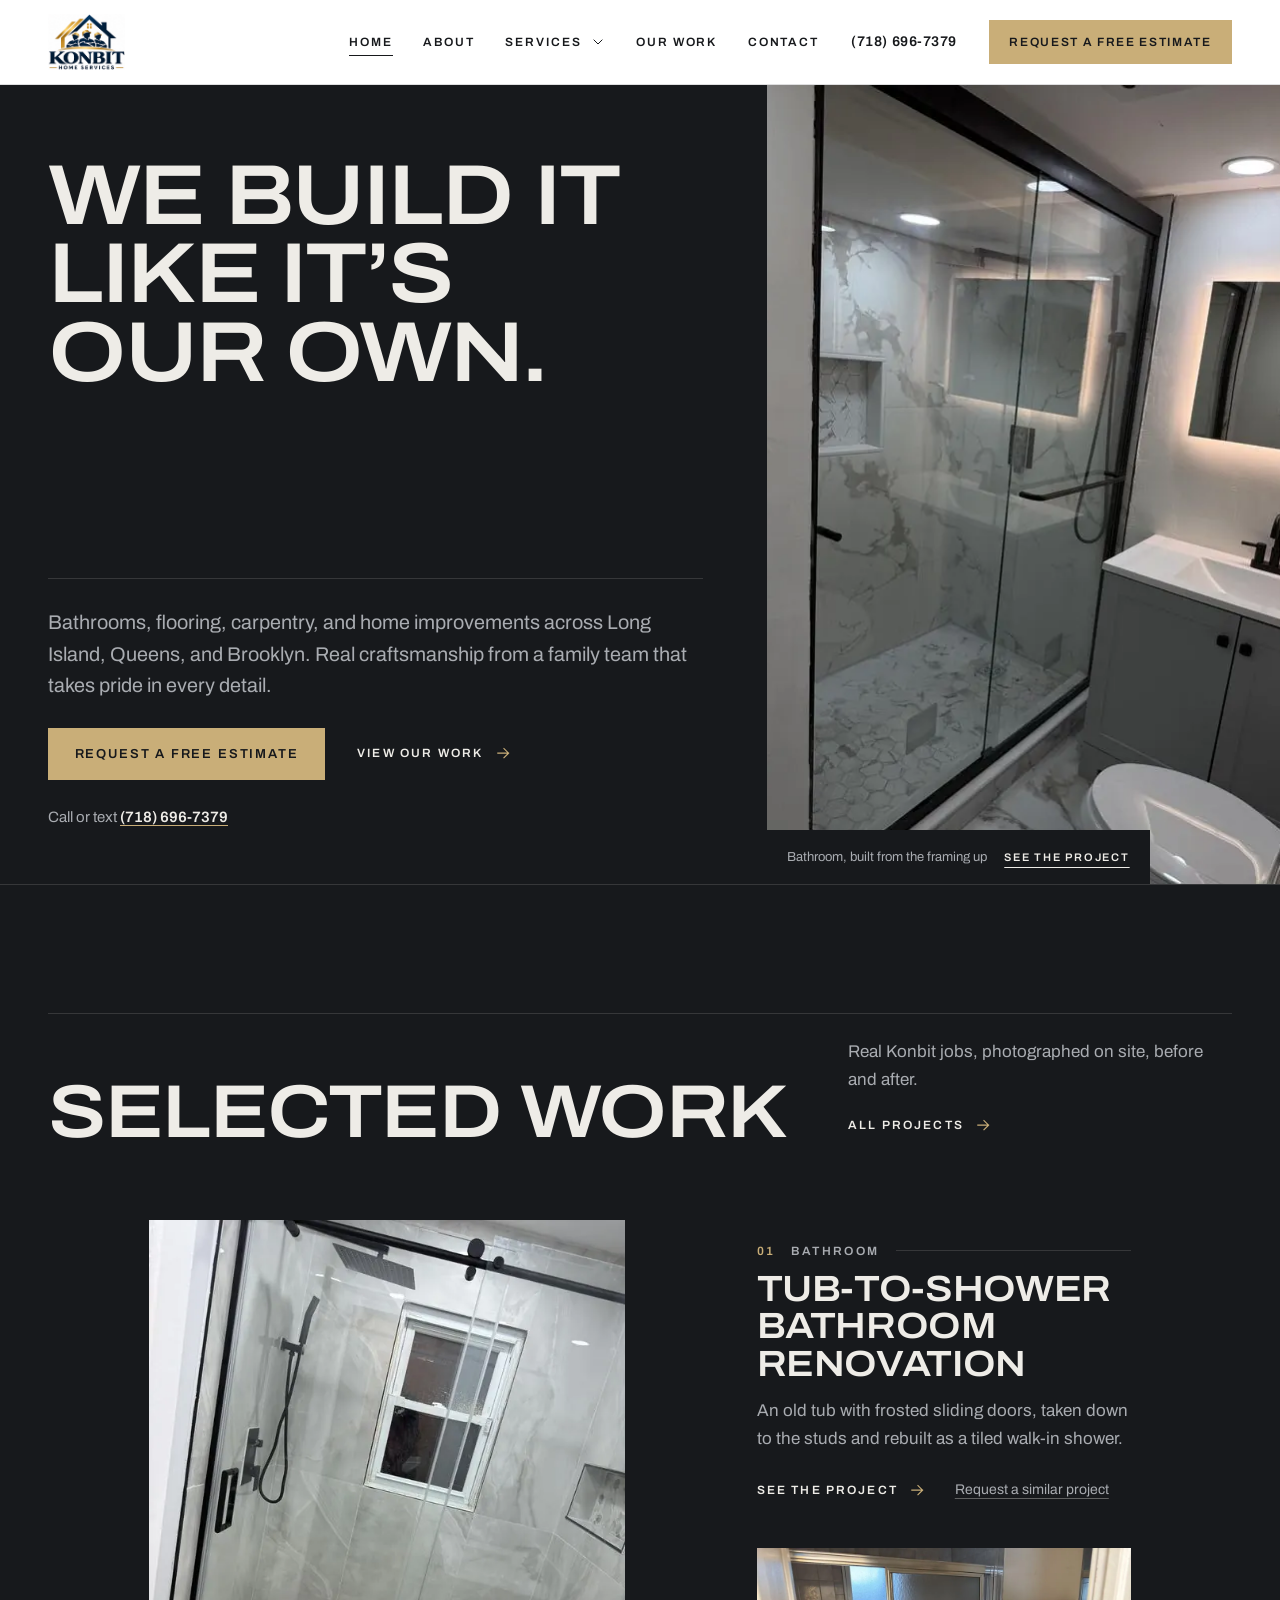
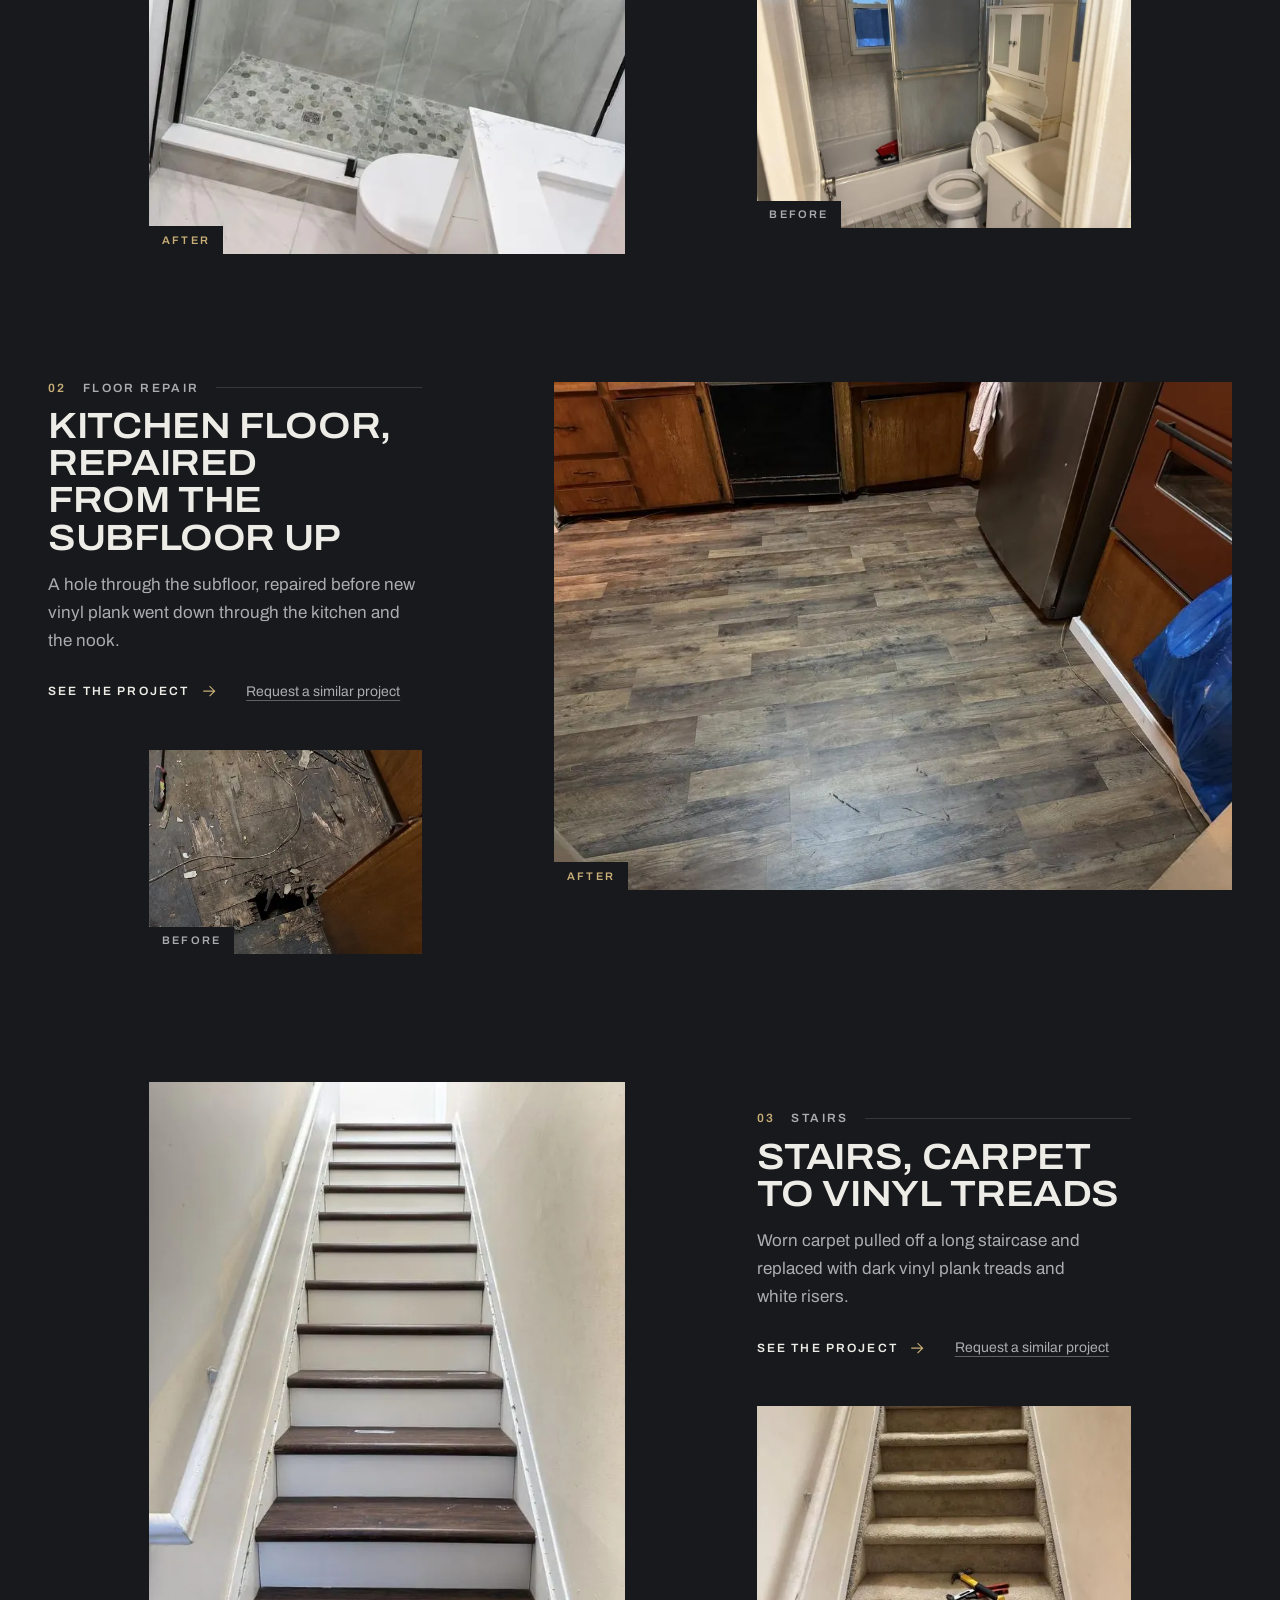
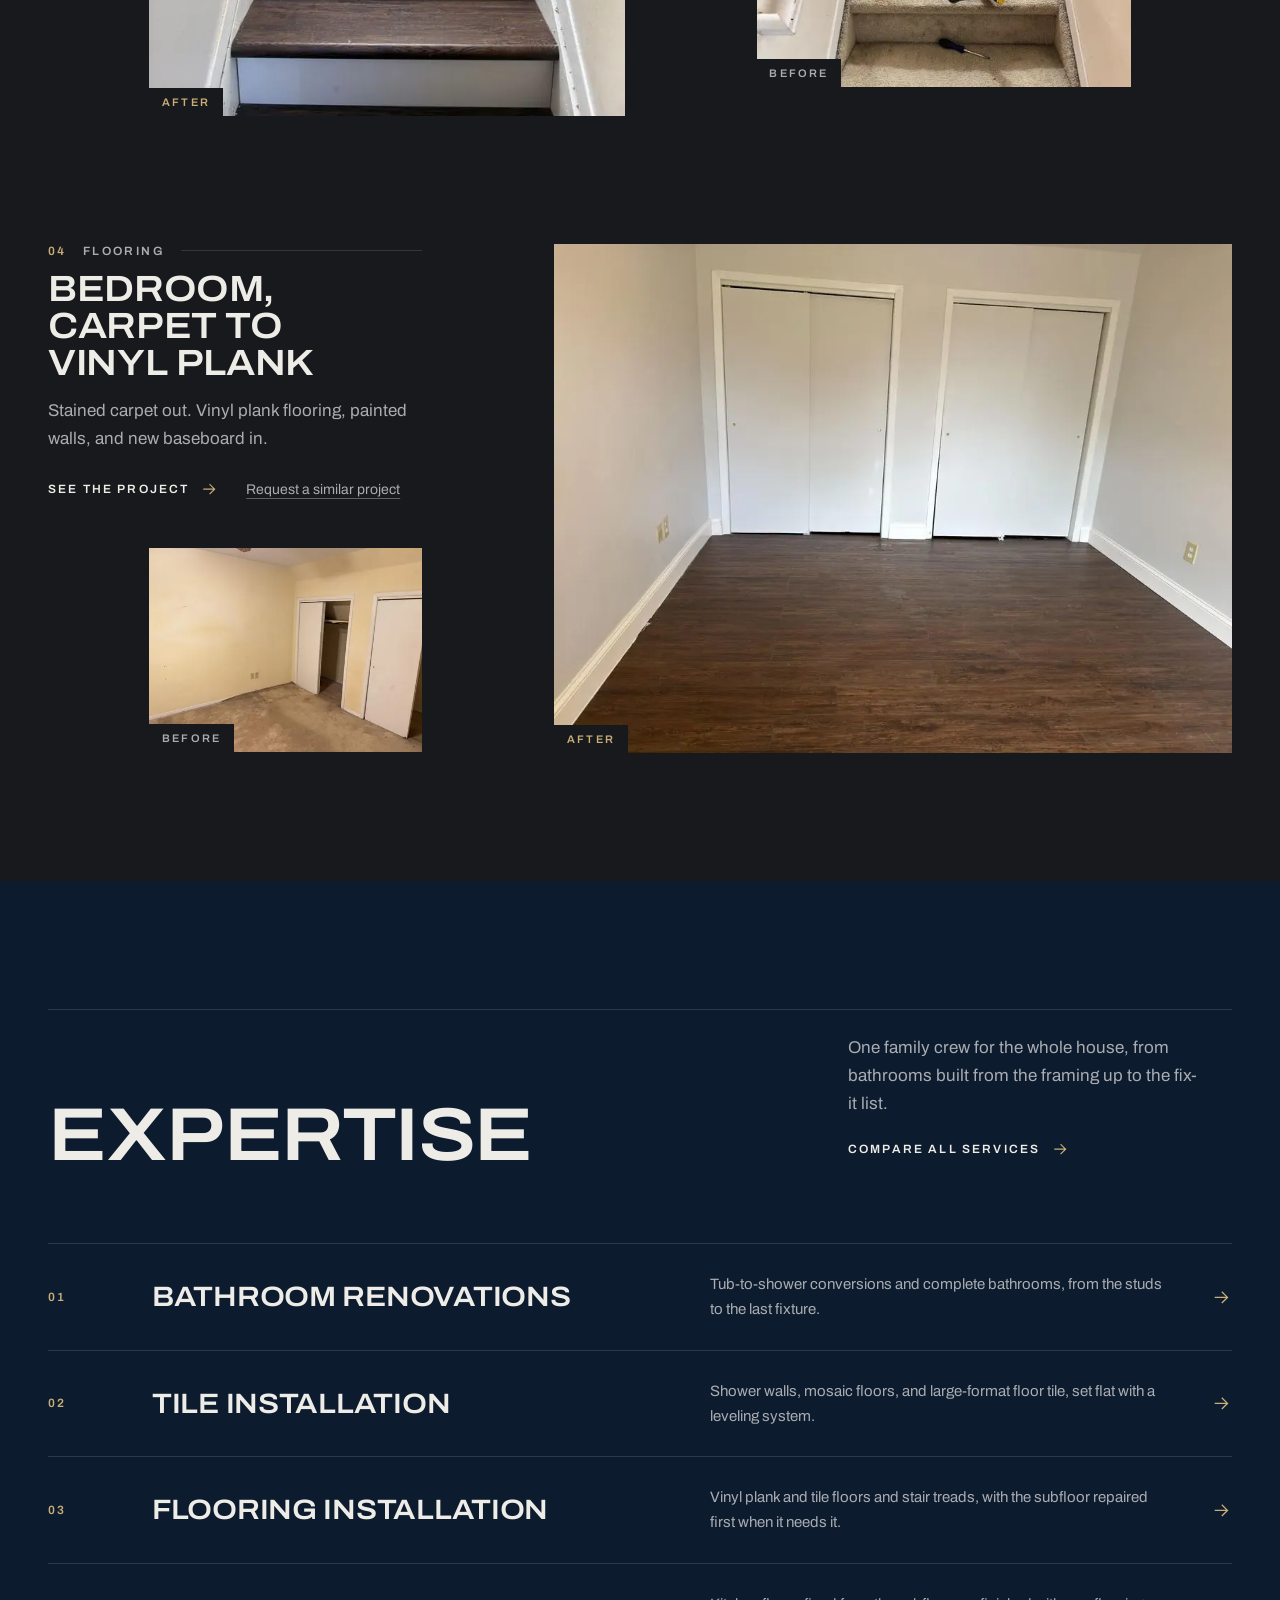
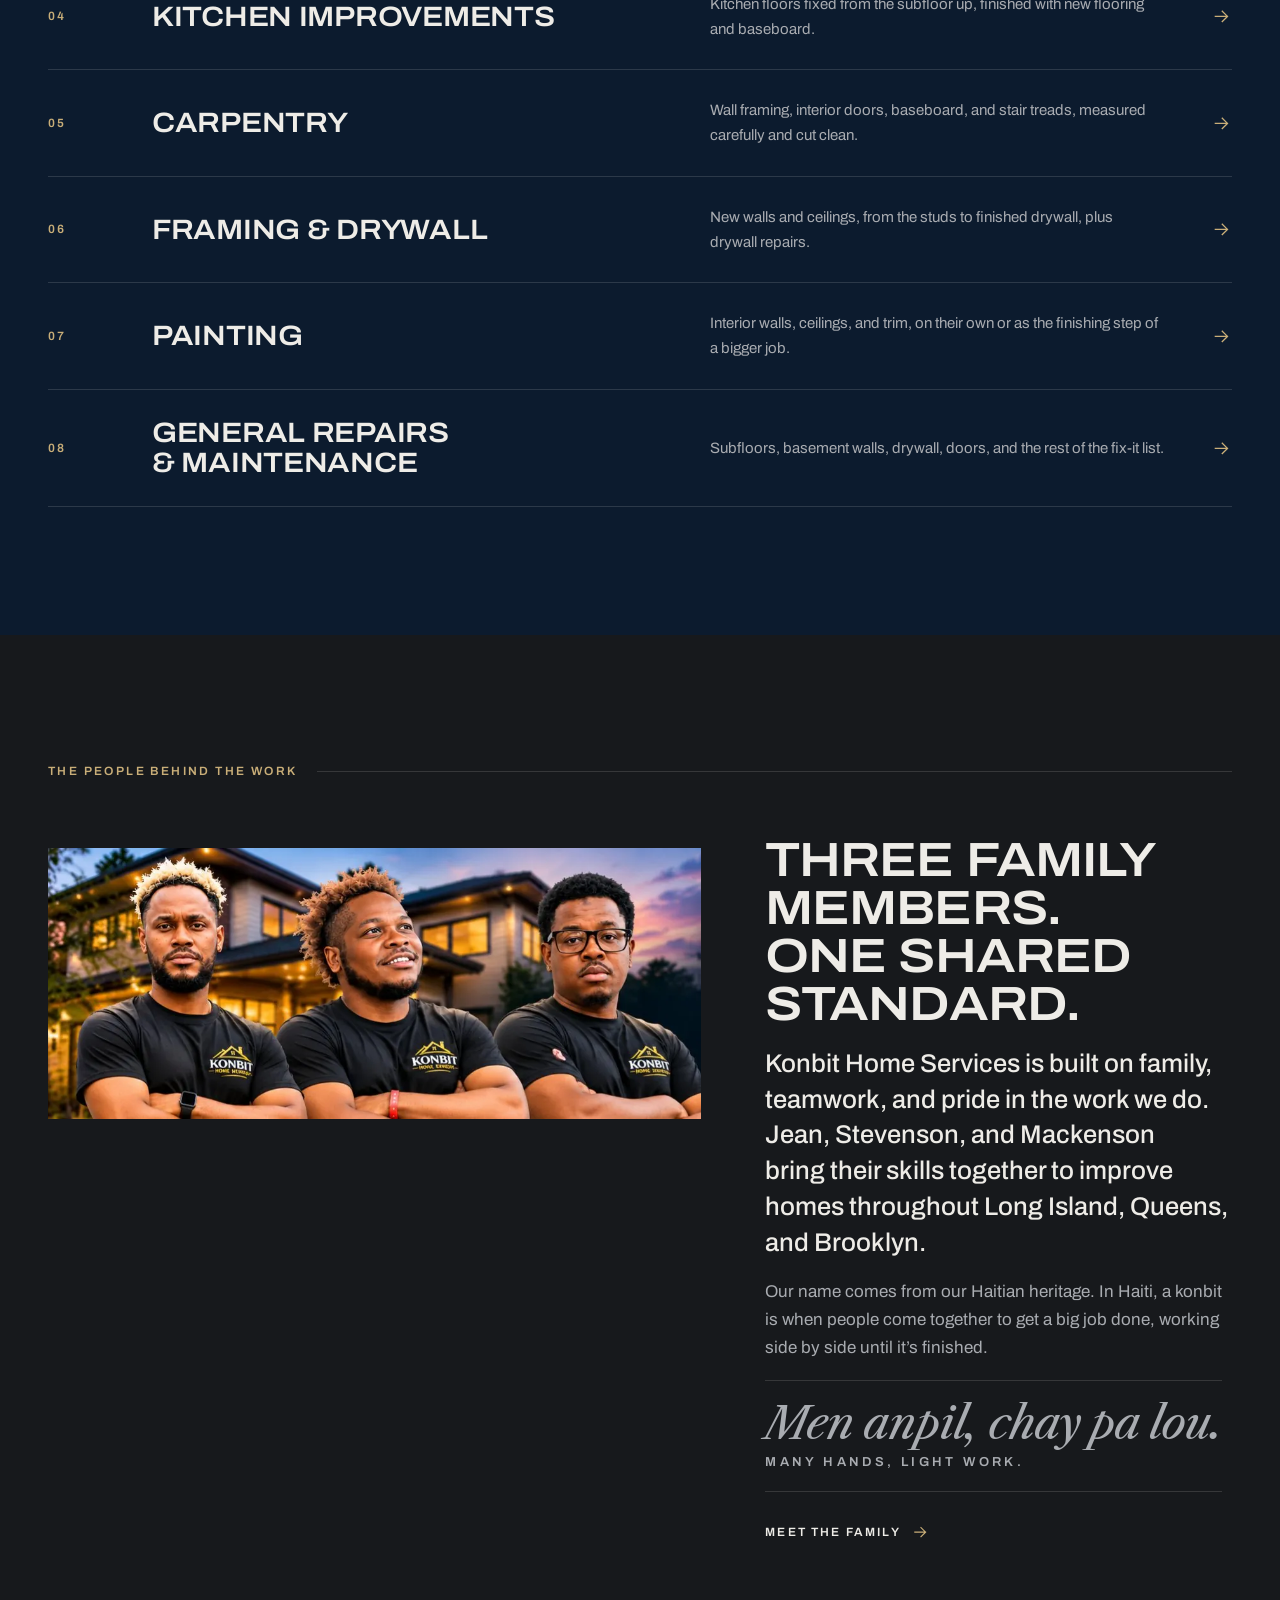
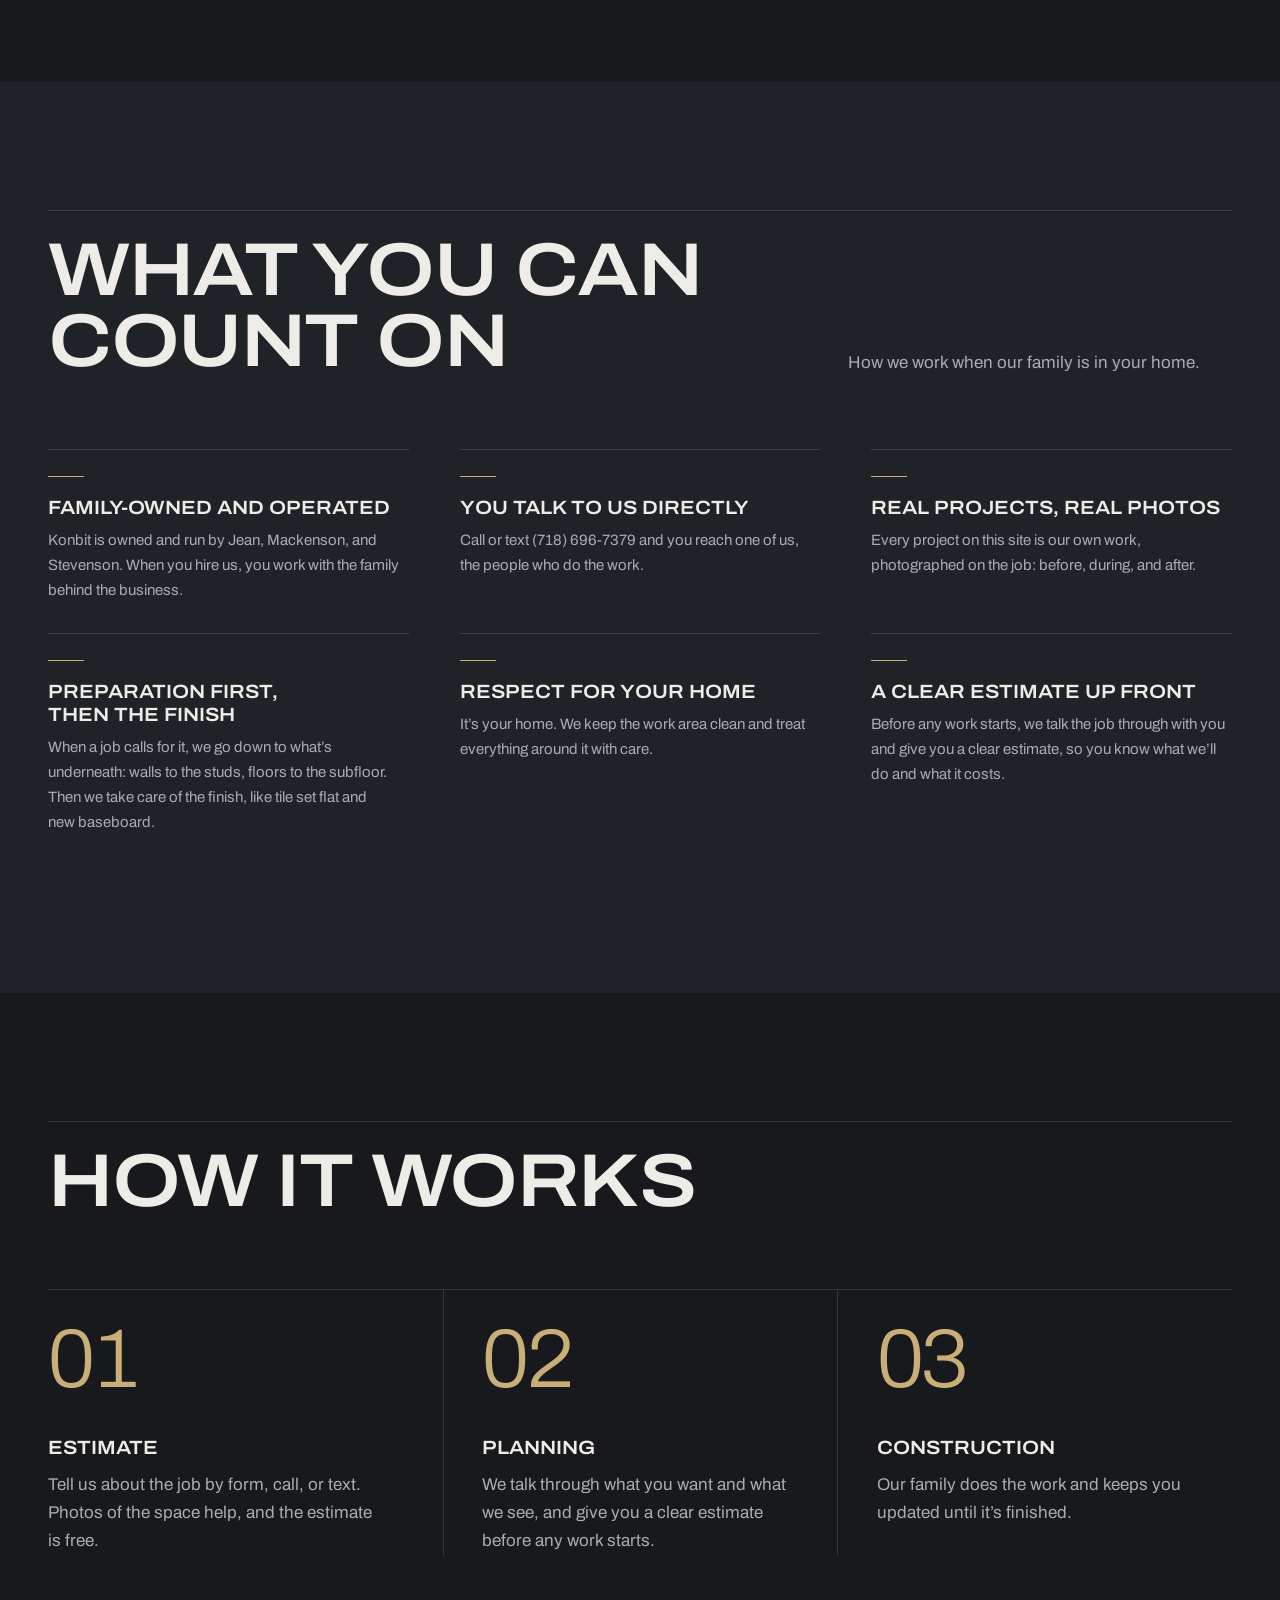
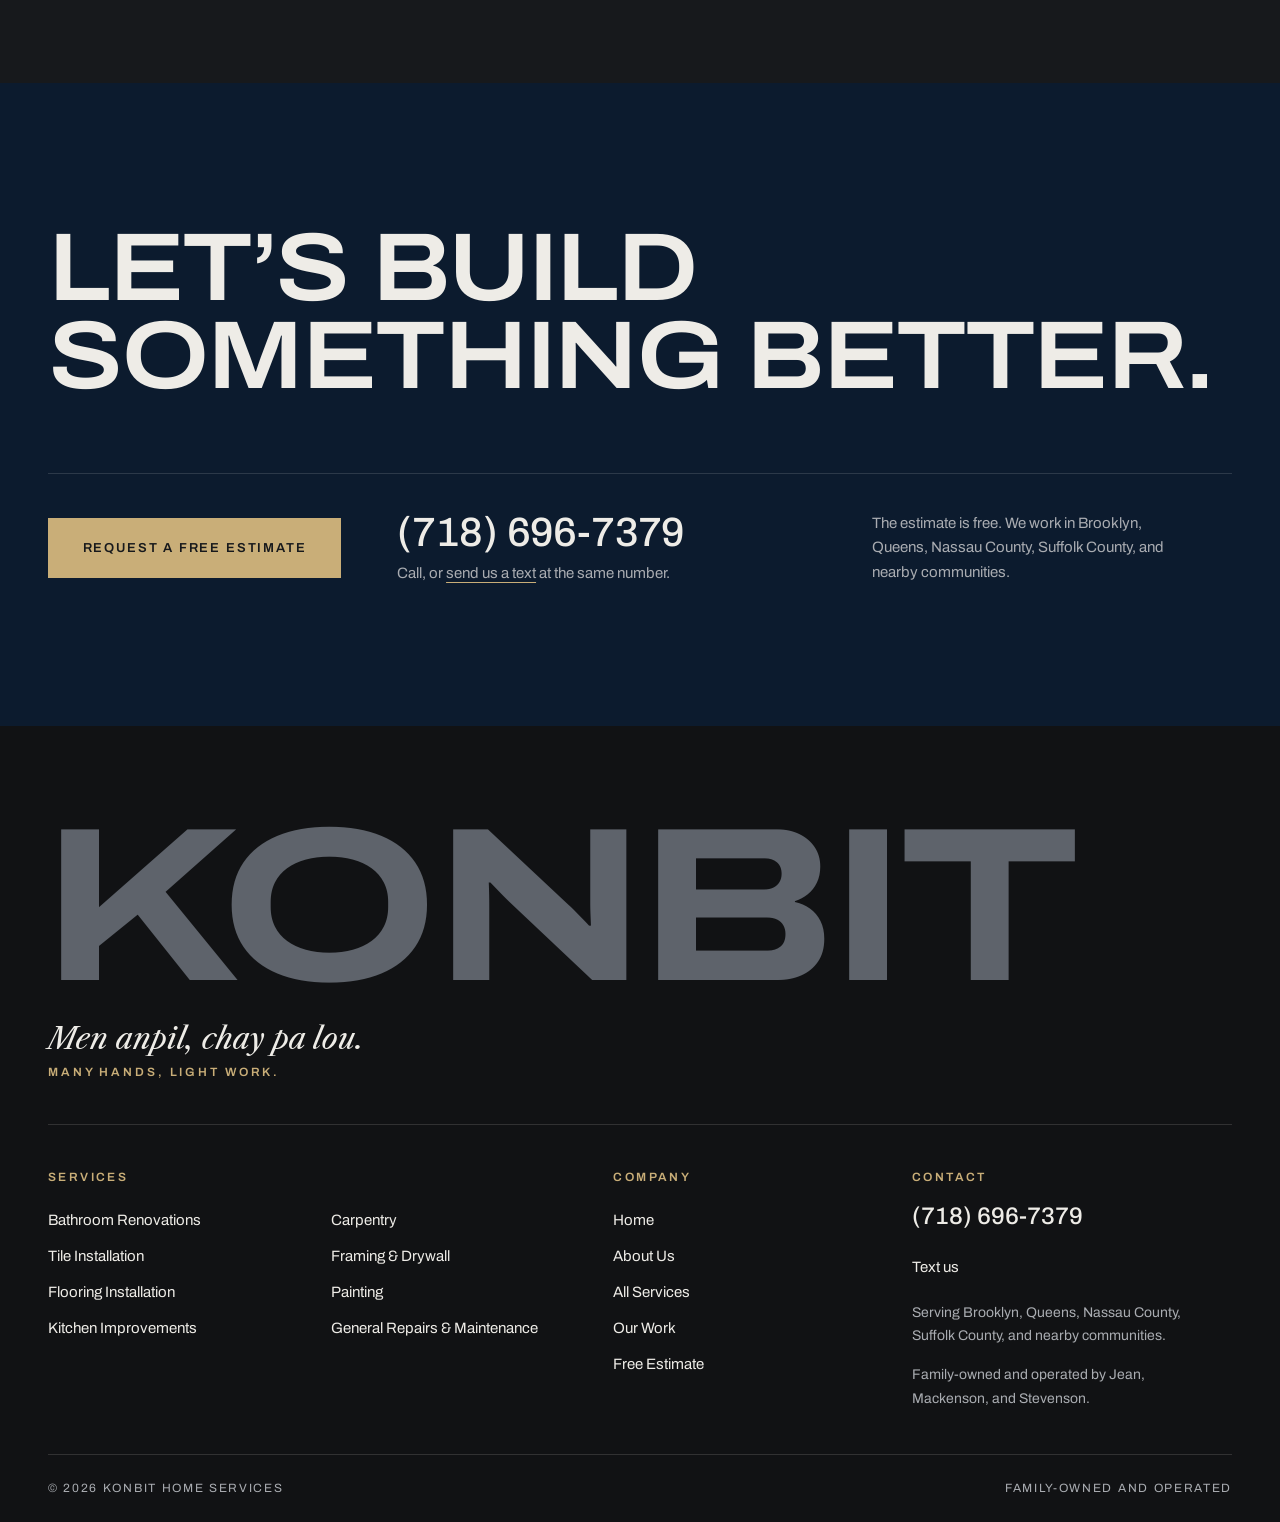
<file: index.html>
<!doctype html>
<html lang="en">
<head>
<meta charset="utf-8">
<meta name="viewport" content="width=device-width, initial-scale=1, viewport-fit=cover">
<script>if(/\.html$/.test(location.pathname)&&history.replaceState)history.replaceState(null,'',location.pathname.replace(/(index)?\.html$/,'')+location.search+location.hash)</script>
<title>Konbit Home Services | Home Renovations in Long Island, Queens &amp; Brooklyn</title>
<meta name="description" content="Family-owned home improvement company serving Long Island (Nassau and Suffolk), Queens, and Brooklyn: bathroom remodeling, tile, flooring, carpentry, drywall, painting, and repairs. Free estimates: (718) 696-7379.">
<link rel="canonical" href="https://konbithomeservices.com/">
<script type="application/ld+json">{
  "@context": "https://schema.org",
  "@type": "HomeAndConstructionBusiness",
  "@id": "https://konbithomeservices.com/#business",
  "name": "Konbit Home Services",
  "url": "https://konbithomeservices.com/",
  "logo": "https://konbithomeservices.com/img/konbit-logo-512.png",
  "image": "https://konbithomeservices.com/img/og-image.jpg",
  "telephone": "+1-718-696-7379",
  "slogan": "Men anpil, chay pa lou (Many hands, light work)",
  "description": "A family-owned home improvement company offering bathroom renovations, tile, flooring, kitchen improvements, carpentry, framing and drywall, painting, and home repairs.",
  "areaServed": [
    {
      "@type": "AdministrativeArea",
      "name": "Brooklyn, NY"
    },
    {
      "@type": "AdministrativeArea",
      "name": "Queens, NY"
    },
    {
      "@type": "AdministrativeArea",
      "name": "Nassau County, NY"
    },
    {
      "@type": "AdministrativeArea",
      "name": "Suffolk County, NY"
    }
  ],
  "hasOfferCatalog": {
    "@type": "OfferCatalog",
    "name": "Home improvement services",
    "itemListElement": [
      {
        "@type": "Offer",
        "itemOffered": {
          "@type": "Service",
          "name": "Bathroom Renovations",
          "url": "https://konbithomeservices.com/bathroom-renovations"
        }
      },
      {
        "@type": "Offer",
        "itemOffered": {
          "@type": "Service",
          "name": "Tile Installation",
          "url": "https://konbithomeservices.com/tile-installation"
        }
      },
      {
        "@type": "Offer",
        "itemOffered": {
          "@type": "Service",
          "name": "Flooring Installation",
          "url": "https://konbithomeservices.com/flooring-installation"
        }
      },
      {
        "@type": "Offer",
        "itemOffered": {
          "@type": "Service",
          "name": "Kitchen Improvements",
          "url": "https://konbithomeservices.com/kitchen-improvements"
        }
      },
      {
        "@type": "Offer",
        "itemOffered": {
          "@type": "Service",
          "name": "Carpentry",
          "url": "https://konbithomeservices.com/carpentry"
        }
      },
      {
        "@type": "Offer",
        "itemOffered": {
          "@type": "Service",
          "name": "Framing & Drywall",
          "url": "https://konbithomeservices.com/framing-drywall"
        }
      },
      {
        "@type": "Offer",
        "itemOffered": {
          "@type": "Service",
          "name": "Painting",
          "url": "https://konbithomeservices.com/painting"
        }
      },
      {
        "@type": "Offer",
        "itemOffered": {
          "@type": "Service",
          "name": "General Repairs & Maintenance",
          "url": "https://konbithomeservices.com/home-repairs"
        }
      }
    ]
  }
}</script>
<link rel="preload" href="fonts/archivo-latin-wdth-normal.woff2" as="font" type="font/woff2" crossorigin>
<meta name="theme-color" content="#FFFFFF">
<link rel="icon" href="favicon.ico" sizes="any">
<link rel="icon" type="image/png" sizes="32x32" href="favicon-32.png">
<link rel="apple-touch-icon" href="apple-touch-icon.png">
<meta property="og:type" content="website">
<meta property="og:site_name" content="Konbit Home Services">
<meta property="og:title" content="Konbit Home Services: Quality Home Renovations, Built on Family Values">
<meta property="og:description" content="Family-owned home improvement company serving Long Island (Nassau and Suffolk), Queens, and Brooklyn: bathroom remodeling, tile, flooring, carpentry, drywall, painting, and repairs. Free estimates: (718) 696-7379.">
<meta property="og:url" content="https://konbithomeservices.com/">
<meta property="og:image" content="https://konbithomeservices.com/img/og-image.jpg">
<meta property="og:image:width" content="1200">
<meta property="og:image:height" content="630">
<meta property="og:image:alt" content="The Konbit Home Services logo">
<meta name="twitter:card" content="summary_large_image">
<link rel="stylesheet" href="styles.css">
</head>
<body>
<svg width="0" height="0" style="position:absolute" aria-hidden="true" focusable="false">
  <defs>
    <symbol id="i-phone" viewBox="0 0 24 24"><path d="M6.5 3.5h3l1.5 4.5-2 1.3a11 11 0 0 0 5.7 5.7l1.3-2 4.5 1.5v3a2 2 0 0 1-2.2 2A16.5 16.5 0 0 1 4.5 5.7a2 2 0 0 1 2-2.2z"/></symbol>
    <symbol id="i-pin" viewBox="0 0 24 24"><path d="M12 21s-6.5-5.6-6.5-11a6.5 6.5 0 0 1 13 0c0 5.4-6.5 11-6.5 11z"/><circle cx="12" cy="10" r="2.4"/></symbol>
    <symbol id="i-menu" viewBox="0 0 24 24"><path d="M4 7h16M4 12h16M4 17h16"/></symbol>
    <symbol id="i-close" viewBox="0 0 24 24"><path d="M6 6l12 12M18 6L6 18"/></symbol>
    <symbol id="i-chevron" viewBox="0 0 24 24"><path d="M6 9l6 6 6-6"/></symbol>
    <symbol id="i-arrow" viewBox="0 0 24 24"><path d="M5 12h14M13 6l6 6-6 6"/></symbol>
    <symbol id="i-copy" viewBox="0 0 24 24"><rect x="9" y="9" width="11" height="11" rx="2"/><path d="M5 15V6a2 2 0 0 1 2-2h8"/></symbol>
    <symbol id="i-message" viewBox="0 0 24 24"><path d="M4 5h16v11H10l-5 4v-4H4z"/></symbol>
    <symbol id="i-bath" viewBox="0 0 24 24"><path d="M3 12h18v2.5A5.5 5.5 0 0 1 15.5 20h-7A5.5 5.5 0 0 1 3 14.5z"/><path d="M6 12V6.2a2.2 2.2 0 0 1 4.2-.9"/><path d="M7 20l-1 2M17 20l1 2"/></symbol>
    <symbol id="i-tile" viewBox="0 0 24 24"><rect x="3.5" y="3.5" width="17" height="17" rx="1"/><path d="M3.5 9.2h17M3.5 14.8h17M9.2 3.5v17M14.8 3.5v17"/></symbol>
    <symbol id="i-floor" viewBox="0 0 24 24"><rect x="3" y="4" width="18" height="16" rx="1"/><path d="M3 9.3h18M3 14.7h18M10 4v5.3M15 9.3v5.4M8 14.7V20"/></symbol>
    <symbol id="i-kitchen" viewBox="0 0 24 24"><rect x="3.5" y="3.5" width="17" height="17" rx="1"/><path d="M3.5 11h17M12 3.5v17M9.5 6.5v2M14.5 6.5v2M9.5 14v2M14.5 14v2"/></symbol>
    <symbol id="i-square" viewBox="0 0 24 24"><path d="M4 3.5h4v13h13v4H4z"/><path d="M6 7h2M6 10.5h2M6 14h2M11 18.5v2M14.5 18.5v2M18 18.5v2"/></symbol>
    <symbol id="i-studs" viewBox="0 0 24 24"><path d="M3 5h18M3 19h18M5 5v14M10 5v14M14 5v14M19 5v14"/></symbol>
    <symbol id="i-roller" viewBox="0 0 24 24"><rect x="3" y="4" width="14" height="5" rx="1"/><path d="M17 6.5h2.5a1 1 0 0 1 1 1V11a1 1 0 0 1-1 1H12v3"/><rect x="10.5" y="15" width="3" height="6" rx="1"/></symbol>
    <symbol id="i-toolbox" viewBox="0 0 24 24"><rect x="3" y="8" width="18" height="12" rx="1.5"/><path d="M9 8V5.5A1.5 1.5 0 0 1 10.5 4h3A1.5 1.5 0 0 1 15 5.5V8M3 13h18M10.5 13v2h3v-2"/></symbol>
    <symbol id="i-family" viewBox="0 0 24 24"><circle cx="6.5" cy="8.5" r="2.4"/><circle cx="17.5" cy="8.5" r="2.4"/><circle cx="12" cy="7" r="2.7"/><path d="M2.5 19a4.2 4.2 0 0 1 6.6-3.4M21.5 19a4.2 4.2 0 0 0-6.6-3.4M7 20a5 5 0 0 1 10 0"/></symbol>
    <symbol id="i-award" viewBox="0 0 24 24"><circle cx="12" cy="9" r="5.5"/><path d="M9.2 13.8L8 21l4-2.2 4 2.2-1.2-7.2"/></symbol>
    <symbol id="i-chat" viewBox="0 0 24 24"><path d="M4 5h16v11H10l-5 4v-4H4z"/><path d="M8.5 10.5h.01M12 10.5h.01M15.5 10.5h.01"/></symbol>
    <symbol id="i-home" viewBox="0 0 24 24"><path d="M3.5 11L12 4l8.5 7"/><path d="M5.5 9.5V20h13V9.5"/><path d="M10 20v-5.5h4V20"/></symbol>
    <symbol id="i-chev-left" viewBox="0 0 24 24"><path d="M15 6l-6 6 6 6"/></symbol>
    <symbol id="i-chev-right" viewBox="0 0 24 24"><path d="M9 6l6 6-6 6"/></symbol>
    <symbol id="i-expand" viewBox="0 0 24 24"><path d="M14 4h6v6M10 20H4v-6M20 4l-6.5 6.5M4 20l6.5-6.5"/></symbol>
    <symbol id="i-camera" viewBox="0 0 24 24"><path d="M3.5 8.6 15.2 5.4l1.5 5.4L5 14z"/><path d="M3.5 8.6 2 9.2l1.4 5.4L5 14"/><path d="M12.6 11.5l1.2 4.3h5.6"/><path d="M19.4 13.3v5"/><circle cx="7.4" cy="10.7" r=".4"/></symbol>
    <symbol id="i-check" viewBox="0 0 24 24"><path d="M5 12.5l4.5 4.5L19 7.5"/></symbol>
    <symbol id="i-mail" viewBox="0 0 24 24"><rect x="3.5" y="5.5" width="17" height="13" rx="1.5"/><path d="M4 7l8 6 8-6"/></symbol>
    <symbol id="i-lock" viewBox="0 0 24 24"><rect x="5" y="10.5" width="14" height="10" rx="1.5"/><path d="M8.5 10.5V7.5a3.5 3.5 0 0 1 7 0v3"/></symbol>
  </defs>
</svg>

<a class="skip-link" href="#main">Skip to content</a>

<header class="site-header" data-menu="closed">
  <div class="wrap header-inner">
    <a class="brand" href="/">
      <img src="img/konbit-logo.png" alt="Konbit Home Services home" width="330" height="240">
    </a>
    <nav class="nav-panel" id="site-nav" aria-label="Main">
      <ul class="nav-list">
        <li><a class="nav-link is-current" href="/" aria-current="page">Home</a></li>
        <li><a class="nav-link" href="/about">About</a></li>
        <li class="nav-dropdown">
          <button class="nav-link nav-dropdown-btn" id="services-toggle" type="button" aria-expanded="false" aria-controls="services-menu">
            Services <svg class="icon icon-sm" aria-hidden="true"><use href="#i-chevron"></use></svg>
          </button>
          <ul class="dropdown-panel" id="services-menu" hidden>
              <li><a href="/bathroom-renovations">Bathroom Renovations</a></li>
              <li><a href="/tile-installation">Tile Installation</a></li>
              <li><a href="/flooring-installation">Flooring Installation</a></li>
              <li><a href="/kitchen-improvements">Kitchen Improvements</a></li>
              <li><a href="/carpentry">Carpentry</a></li>
              <li><a href="/framing-drywall">Framing &amp; Drywall</a></li>
              <li><a href="/painting">Painting</a></li>
              <li><a href="/home-repairs">General Repairs &amp; Maintenance</a></li>
            <li class="dropdown-all"><a href="/services">See all services</a></li>
          </ul>
        </li>
        <li><a class="nav-link" href="/our-work">Our Work</a></li>
        <li><a class="nav-link" href="/contact">Contact</a></li>
      </ul>
      <a class="nav-phone" href="tel:+17186967379">(718) 696-7379</a>
      <a class="btn btn-gold nav-cta" href="/contact">Request a Free Estimate</a>
      <a class="btn btn-outline nav-call" href="tel:+17186967379">Call (718) 696-7379</a>
    </nav>
    <button class="menu-toggle" id="menu-toggle" type="button" aria-expanded="false" aria-controls="site-nav">
      <span class="burger" aria-hidden="true"><span></span><span></span><span></span></span>
      <span class="menu-label">Menu</span>
    </button>
  </div>
</header>
<div class="menu-scrim" id="menu-scrim" hidden></div>

<main id="main">
  <section class="hero hero-arch" id="top" aria-labelledby="hero-title">
    <div class="hero-arch-copy">
      <h1 class="hero-arch-title" id="hero-title"><span>We build it</span> <span>like it’s</span> <span>our own.</span></h1>
      <div class="hero-arch-body">
        <p class="hero-arch-lede">Bathrooms, flooring, carpentry, and home improvements across Long Island, Queens, and Brooklyn. Real craftsmanship from a family team that takes pride in every detail.</p>
        <div class="hero-arch-actions">
          <a class="btn btn-gold" href="/contact">Request a Free Estimate</a>
          <a class="link-arrow" href="/our-work">View Our Work<svg class="icon" aria-hidden="true"><use href="#i-arrow"></use></svg></a>
        </div>
        <p class="hero-arch-call">Call or text <a href="tel:+17186967379">(718) 696-7379</a></p>
      </div>
    </div>
    <figure class="hero-arch-photo">
      <picture><source type="image/webp" srcset="img/bath2-finished-600.webp 600w, img/bath2-finished-1200.webp 1200w" sizes="(min-width: 960px) 40vw, 100vw"><img src="img/bath2-finished-600.jpg" srcset="img/bath2-finished-600.jpg 600w, img/bath2-finished-1200.jpg 1200w" sizes="(min-width: 960px) 40vw, 100vw" width="600" height="800" fetchpriority="high" alt="A bathroom Konbit built from the framing up: a walk-in shower with white marble-look tile and a black-framed glass door, a gray vanity, and a backlit mirror"></picture>
      <figcaption><span>Bathroom, built from the framing up</span> <a href="/our-work#bath2">See the project</a></figcaption>
    </figure>
  </section>

  <section class="section" id="projects" aria-labelledby="work-title">
    <div class="wrap">
      <header class="sec-head">
        <h2 class="sec-title" id="work-title">Selected work</h2>
        <div class="sec-aside">
          <p class="sec-intro">Real Konbit jobs, photographed on site, before and after.</p>
          <a class="link-arrow" href="/our-work">All projects<svg class="icon" aria-hidden="true"><use href="#i-arrow"></use></svg></a>
        </div>
      </header>
      <ol class="works">
        <li class="work work-a is-portrait reveal">
          <figure class="work-main"><picture><source type="image/webp" srcset="img/bath-after-600.webp 600w, img/bath-after-1200.webp 1200w" sizes="(min-width: 960px) 34vw, 100vw"><img src="img/bath-after-600.jpg" srcset="img/bath-after-600.jpg 600w, img/bath-after-1200.jpg 1200w" sizes="(min-width: 960px) 34vw, 100vw" width="600" height="800" loading="lazy" alt="After: a walk-in shower with large gray marble-look tile, a hexagon mosaic floor, black fixtures, a tiled niche, and a sliding glass door"></picture><span class="work-tag is-after">After</span></figure>
          <div class="work-text">
            <p class="work-meta"><span class="work-num" aria-hidden="true">01</span><span class="work-kind">Bathroom</span></p>
            <h3 class="work-title"><a href="/our-work#bath1">Tub-to-Shower Bathroom Renovation</a></h3>
            <p class="work-desc">An old tub with frosted sliding doors, taken down to the studs and rebuilt as a tiled walk-in shower.</p>
            <p class="work-links"><a class="link-arrow" href="/our-work#bath1">See the project<span class="sr-only">: Tub-to-Shower Bathroom Renovation</span><svg class="icon" aria-hidden="true"><use href="#i-arrow"></use></svg></a><a class="work-similar" href="/contact?service=Bathroom%20Renovations">Request a similar project<span class="sr-only">: Tub-to-Shower Bathroom Renovation</span></a></p>
          </div>
          <figure class="work-second"><picture><source type="image/webp" srcset="img/bath-before-960.webp 960w, img/bath-before-1600.webp 1600w" sizes="(min-width: 960px) 30vw, 50vw"><img src="img/bath-before-960.jpg" srcset="img/bath-before-960.jpg 960w, img/bath-before-1600.jpg 1600w" sizes="(min-width: 960px) 30vw, 50vw" width="960" height="720" loading="lazy" alt="Before: an old bathtub with frosted sliding doors and worn wall tile"></picture><span class="work-tag">Before</span></figure>
        </li>
        <li class="work work-b reveal">
          <figure class="work-main"><picture><source type="image/webp" srcset="img/kitchen-after-960.webp 960w, img/kitchen-after-1600.webp 1600w" sizes="(min-width: 960px) 48vw, 100vw"><img src="img/kitchen-after-960.jpg" srcset="img/kitchen-after-960.jpg 960w, img/kitchen-after-1600.jpg 1600w" sizes="(min-width: 960px) 48vw, 100vw" width="960" height="720" loading="lazy" alt="After: new gray-brown vinyl plank flooring in a kitchen with wood cabinets"></picture><span class="work-tag is-after">After</span></figure>
          <div class="work-text">
            <p class="work-meta"><span class="work-num" aria-hidden="true">02</span><span class="work-kind">Floor repair</span></p>
            <h3 class="work-title"><a href="/our-work#kitchen-floor">Kitchen Floor, Repaired From the Subfloor Up</a></h3>
            <p class="work-desc">A hole through the subfloor, repaired before new vinyl plank went down through the kitchen and the nook.</p>
            <p class="work-links"><a class="link-arrow" href="/our-work#kitchen-floor">See the project<span class="sr-only">: Kitchen Floor, Repaired From the Subfloor Up</span><svg class="icon" aria-hidden="true"><use href="#i-arrow"></use></svg></a><a class="work-similar" href="/contact?service=Flooring%20Installation">Request a similar project<span class="sr-only">: Kitchen Floor, Repaired From the Subfloor Up</span></a></p>
          </div>
          <figure class="work-second"><picture><source type="image/webp" srcset="img/kitchen-hole-480.webp 480w, img/kitchen-hole-960.webp 960w" sizes="(min-width: 960px) 30vw, 50vw"><img src="img/kitchen-hole-480.jpg" srcset="img/kitchen-hole-480.jpg 480w, img/kitchen-hole-960.jpg 960w" sizes="(min-width: 960px) 30vw, 50vw" width="480" height="360" loading="lazy" alt="Before: a hole broken through the old kitchen subfloor"></picture><span class="work-tag">Before</span></figure>
        </li>
        <li class="work work-a is-portrait reveal">
          <figure class="work-main"><picture><source type="image/webp" srcset="img/stairs-after-600.webp 600w, img/stairs-after-1200.webp 1200w" sizes="(min-width: 960px) 34vw, 100vw"><img src="img/stairs-after-600.jpg" srcset="img/stairs-after-600.jpg 600w, img/stairs-after-1200.jpg 1200w" sizes="(min-width: 960px) 34vw, 100vw" width="600" height="800" loading="lazy" alt="After: a long staircase with dark brown vinyl plank treads and white risers"></picture><span class="work-tag is-after">After</span></figure>
          <div class="work-text">
            <p class="work-meta"><span class="work-num" aria-hidden="true">03</span><span class="work-kind">Stairs</span></p>
            <h3 class="work-title"><a href="/our-work#stairs">Stairs, Carpet to Vinyl Treads</a></h3>
            <p class="work-desc">Worn carpet pulled off a long staircase and replaced with dark vinyl plank treads and white risers.</p>
            <p class="work-links"><a class="link-arrow" href="/our-work#stairs">See the project<span class="sr-only">: Stairs, Carpet to Vinyl Treads</span><svg class="icon" aria-hidden="true"><use href="#i-arrow"></use></svg></a><a class="work-similar" href="/contact?service=Flooring%20Installation">Request a similar project<span class="sr-only">: Stairs, Carpet to Vinyl Treads</span></a></p>
          </div>
          <figure class="work-second"><picture><source type="image/webp" srcset="img/stairs-before-thumb-480.webp 480w, img/stairs-before-thumb-960.webp 960w" sizes="(min-width: 960px) 30vw, 50vw"><img src="img/stairs-before-thumb-480.jpg" srcset="img/stairs-before-thumb-480.jpg 480w, img/stairs-before-thumb-960.jpg 960w" sizes="(min-width: 960px) 30vw, 50vw" width="480" height="360" loading="lazy" alt="Before: the same staircase covered in worn beige carpet"></picture><span class="work-tag">Before</span></figure>
        </li>
        <li class="work work-b reveal">
          <figure class="work-main"><picture><source type="image/webp" srcset="img/bedroom-after-960.webp 960w, img/bedroom-after-1600.webp 1600w" sizes="(min-width: 960px) 48vw, 100vw"><img src="img/bedroom-after-960.jpg" srcset="img/bedroom-after-960.jpg 960w, img/bedroom-after-1600.jpg 1600w" sizes="(min-width: 960px) 48vw, 100vw" width="960" height="720" loading="lazy" alt="After: a bedroom with dark vinyl plank flooring, light gray walls, and white baseboard"></picture><span class="work-tag is-after">After</span></figure>
          <div class="work-text">
            <p class="work-meta"><span class="work-num" aria-hidden="true">04</span><span class="work-kind">Flooring</span></p>
            <h3 class="work-title"><a href="/our-work#bedroom">Bedroom, Carpet to Vinyl Plank</a></h3>
            <p class="work-desc">Stained carpet out. Vinyl plank flooring, painted walls, and new baseboard in.</p>
            <p class="work-links"><a class="link-arrow" href="/our-work#bedroom">See the project<span class="sr-only">: Bedroom, Carpet to Vinyl Plank</span><svg class="icon" aria-hidden="true"><use href="#i-arrow"></use></svg></a><a class="work-similar" href="/contact?service=Flooring%20Installation">Request a similar project<span class="sr-only">: Bedroom, Carpet to Vinyl Plank</span></a></p>
          </div>
          <figure class="work-second"><picture><source type="image/webp" srcset="img/bedroom-before-480.webp 480w, img/bedroom-before-960.webp 960w" sizes="(min-width: 960px) 30vw, 50vw"><img src="img/bedroom-before-480.jpg" srcset="img/bedroom-before-480.jpg 480w, img/bedroom-before-960.jpg 960w" sizes="(min-width: 960px) 30vw, 50vw" width="480" height="360" loading="lazy" alt="Before: the same bedroom with stained beige carpet"></picture><span class="work-tag">Before</span></figure>
        </li>
      </ol>
    </div>
  </section>

  <section class="section section-navy" id="services" aria-labelledby="expertise-title">
    <div class="wrap">
      <header class="sec-head">
        <h2 class="sec-title" id="expertise-title">Expertise</h2>
        <div class="sec-aside">
          <p class="sec-intro">One family crew for the whole house, from bathrooms built from the framing up to the fix-it list.</p>
          <a class="link-arrow" href="/services">Compare all services<svg class="icon" aria-hidden="true"><use href="#i-arrow"></use></svg></a>
        </div>
      </header>
      <ol class="xlist">
        <li class="xlist-row">
          <span class="xlist-num" aria-hidden="true">01</span>
          <h3 class="xlist-name"><a href="/bathroom-renovations">Bathroom Renovations</a></h3>
          <p class="xlist-text">Tub-to-shower conversions and complete bathrooms, from the studs to the last fixture.</p>
          <svg class="icon xlist-arrow" aria-hidden="true"><use href="#i-arrow"></use></svg>
        </li>
        <li class="xlist-row">
          <span class="xlist-num" aria-hidden="true">02</span>
          <h3 class="xlist-name"><a href="/tile-installation">Tile Installation</a></h3>
          <p class="xlist-text">Shower walls, mosaic floors, and large-format floor tile, set flat with a leveling system.</p>
          <svg class="icon xlist-arrow" aria-hidden="true"><use href="#i-arrow"></use></svg>
        </li>
        <li class="xlist-row">
          <span class="xlist-num" aria-hidden="true">03</span>
          <h3 class="xlist-name"><a href="/flooring-installation">Flooring Installation</a></h3>
          <p class="xlist-text">Vinyl plank and tile floors and stair treads, with the subfloor repaired first when it needs it.</p>
          <svg class="icon xlist-arrow" aria-hidden="true"><use href="#i-arrow"></use></svg>
        </li>
        <li class="xlist-row">
          <span class="xlist-num" aria-hidden="true">04</span>
          <h3 class="xlist-name"><a href="/kitchen-improvements">Kitchen Improvements</a></h3>
          <p class="xlist-text">Kitchen floors fixed from the subfloor up, finished with new flooring and baseboard.</p>
          <svg class="icon xlist-arrow" aria-hidden="true"><use href="#i-arrow"></use></svg>
        </li>
        <li class="xlist-row">
          <span class="xlist-num" aria-hidden="true">05</span>
          <h3 class="xlist-name"><a href="/carpentry">Carpentry</a></h3>
          <p class="xlist-text">Wall framing, interior doors, baseboard, and stair treads, measured carefully and cut clean.</p>
          <svg class="icon xlist-arrow" aria-hidden="true"><use href="#i-arrow"></use></svg>
        </li>
        <li class="xlist-row">
          <span class="xlist-num" aria-hidden="true">06</span>
          <h3 class="xlist-name"><a href="/framing-drywall">Framing &amp; Drywall</a></h3>
          <p class="xlist-text">New walls and ceilings, from the studs to finished drywall, plus drywall repairs.</p>
          <svg class="icon xlist-arrow" aria-hidden="true"><use href="#i-arrow"></use></svg>
        </li>
        <li class="xlist-row">
          <span class="xlist-num" aria-hidden="true">07</span>
          <h3 class="xlist-name"><a href="/painting">Painting</a></h3>
          <p class="xlist-text">Interior walls, ceilings, and trim, on their own or as the finishing step of a bigger job.</p>
          <svg class="icon xlist-arrow" aria-hidden="true"><use href="#i-arrow"></use></svg>
        </li>
        <li class="xlist-row">
          <span class="xlist-num" aria-hidden="true">08</span>
          <h3 class="xlist-name"><a href="/home-repairs">General Repairs &amp; Maintenance</a></h3>
          <p class="xlist-text">Subfloors, basement walls, drywall, doors, and the rest of the fix-it list.</p>
          <svg class="icon xlist-arrow" aria-hidden="true"><use href="#i-arrow"></use></svg>
        </li>
      </ol>
    </div>
  </section>

  <section class="section people" aria-labelledby="people-title">
    <div class="wrap">
      <p class="label-line">The people behind the work</p>
      <div class="people-split">
        <figure class="people-photo">
          <picture><source type="image/webp" srcset="img/konbit-team-640.webp 640w, img/konbit-team-1028.webp 1028w" sizes="(min-width: 1280px) 650px, (min-width: 900px) 52vw, 100vw"><img src="img/konbit-team-640.jpg" srcset="img/konbit-team-640.jpg 640w, img/konbit-team-1028.jpg 1028w" sizes="(min-width: 1280px) 650px, (min-width: 900px) 52vw, 100vw" width="1028" height="426" loading="lazy" alt="Stevenson, Jean, and Mackenson of Konbit Home Services, left to right, arms crossed in black Konbit Home Services T-shirts"></picture>
        </figure>
        <div class="people-copy">
          <h2 class="sec-title is-small" id="people-title">Three family members. One shared standard.</h2>
          <p class="people-lead">Konbit Home Services is built on family, teamwork, and pride in the work we do. Jean, Stevenson, and Mackenson bring their skills together to improve homes throughout Long Island, Queens, and Brooklyn.</p>
          <p>Our name comes from our Haitian heritage. In Haiti, a konbit is when people come together to get a big job done, working side by side until it’s finished.</p>
          <div class="motto-block is-compact">
            <p class="motto-kreyol" lang="ht">Men anpil, chay pa lou.</p>
            <p class="motto-english">Many hands, light work.</p>
          </div>
          <a class="link-arrow" href="/about">Meet the family<svg class="icon" aria-hidden="true"><use href="#i-arrow"></use></svg></a>
        </div>
      </div>

    </div>
  </section>

  <section class="section section-mist" id="why" aria-labelledby="trust-title">
    <div class="wrap">
      <header class="sec-head">
        <h2 class="sec-title" id="trust-title">What you can count on</h2>
        <div class="sec-aside">
          <p class="sec-intro">How we work when our family is in your home.</p>
        </div>
      </header>
      <ul class="trust-grid">
        <li class="trust-item">
          <h3>Family-owned and operated</h3>
          <p>Konbit is owned and run by Jean, Mackenson, and Stevenson. When you hire us, you work with the family behind the business.</p>
        </li>
        <li class="trust-item">
          <h3>You talk to us directly</h3>
          <p>Call or text (718) 696-7379 and you reach one of us, the people who do the work.</p>
        </li>
        <li class="trust-item">
          <h3>Real projects, real photos</h3>
          <p>Every project on this site is our own work, photographed on the job: before, during, and after.</p>
        </li>
        <li class="trust-item">
          <h3>Preparation first, then the finish</h3>
          <p>When a job calls for it, we go down to what’s underneath: walls to the studs, floors to the subfloor. Then we take care of the finish, like tile set flat and new baseboard.</p>
        </li>
        <li class="trust-item">
          <h3>Respect for your home</h3>
          <p>It’s your home. We keep the work area clean and treat everything around it with care.</p>
        </li>
        <li class="trust-item">
          <h3>A clear estimate up front</h3>
          <p>Before any work starts, we talk the job through with you and give you a clear estimate, so you know what we’ll do and what it costs.</p>
        </li>
      </ul>
    </div>
  </section>

  <section class="section" aria-labelledby="process-home-title">
    <div class="wrap">
      <header class="sec-head">
        <h2 class="sec-title" id="process-home-title">How it works</h2>
      </header>
      <ol class="steps-arch">
        <li class="reveal"><span class="sa-num" aria-hidden="true">01</span><h3 class="sa-name">Estimate</h3><p>Tell us about the job by form, call, or text. Photos of the space help, and the estimate is free.</p></li>
        <li class="reveal"><span class="sa-num" aria-hidden="true">02</span><h3 class="sa-name">Planning</h3><p>We talk through what you want and what we see, and give you a clear estimate before any work starts.</p></li>
        <li class="reveal"><span class="sa-num" aria-hidden="true">03</span><h3 class="sa-name">Construction</h3><p>Our family does the work and keeps you updated until it’s finished.</p></li>
      </ol>
    </div>
  </section>

  <section class="contact-band" aria-labelledby="cta-title">
    <div class="wrap">
      <h2 class="contact-band-title" id="cta-title">Let’s build something better.</h2>
      <div class="contact-band-row">
        <a class="btn btn-gold btn-lg" href="/contact">Request a Free Estimate</a>
        <div class="contact-band-phone">
          <a class="contact-band-number" href="tel:+17186967379">(718) 696-7379</a>
          <p>Call, or <a href="sms:+17186967379">send us a text</a> at the same number.</p>
        </div>
        <p class="contact-band-area">The estimate is free. We work in Brooklyn, Queens, Nassau County, Suffolk County, and nearby communities.</p>
      </div>
    </div>
  </section>
</main>

<footer class="site-footer">
  <div class="wrap">
    <div class="footer-top">
      <p class="footer-mark" aria-hidden="true">Konbit</p>
      <div class="footer-motto">
        <p class="footer-kreyol" lang="ht">Men anpil, chay pa lou.</p>
        <p class="footer-en">Many hands, light work.</p>
      </div>
    </div>
    <div class="footer-cols">
      <nav class="footer-col footer-col-wide" aria-labelledby="footer-services">
        <h2 class="footer-heading" id="footer-services">Services</h2>
        <ul>
          <li><a href="/bathroom-renovations">Bathroom Renovations</a></li>
          <li><a href="/tile-installation">Tile Installation</a></li>
          <li><a href="/flooring-installation">Flooring Installation</a></li>
          <li><a href="/kitchen-improvements">Kitchen Improvements</a></li>
          <li><a href="/carpentry">Carpentry</a></li>
          <li><a href="/framing-drywall">Framing &amp; Drywall</a></li>
          <li><a href="/painting">Painting</a></li>
          <li><a href="/home-repairs">General Repairs &amp; Maintenance</a></li>
        </ul>
      </nav>
      <nav class="footer-col" aria-labelledby="footer-company">
        <h2 class="footer-heading" id="footer-company">Company</h2>
        <ul>
          <li><a href="/">Home</a></li>
          <li><a href="/about">About Us</a></li>
          <li><a href="/services">All Services</a></li>
          <li><a href="/our-work">Our Work</a></li>
          <li><a href="/contact">Free Estimate</a></li>
        </ul>
      </nav>
      <div class="footer-col">
        <h2 class="footer-heading">Contact</h2>
        <p class="footer-phone"><a href="tel:+17186967379">(718) 696-7379</a></p>
        <p class="footer-text"><a href="sms:+17186967379">Text us</a></p>
        <p class="footer-note">Serving Brooklyn, Queens, Nassau County, Suffolk County, and nearby communities.</p>
        <p class="footer-note">Family-owned and operated by Jean, Mackenson, and Stevenson.</p>
      </div>
    </div>
    <p class="footer-bottom"><span>© <span id="year">2026</span> Konbit Home Services</span><span>Family-owned and operated</span></p>
  </div>
</footer>
<div class="action-bar" id="action-bar">
  <a class="btn btn-outline" href="tel:+17186967379">Call</a>
  <a class="btn btn-gold" href="/contact">Free Estimate</a>
</div>

<script src="site.js"></script>
</body>
</html>
</file>
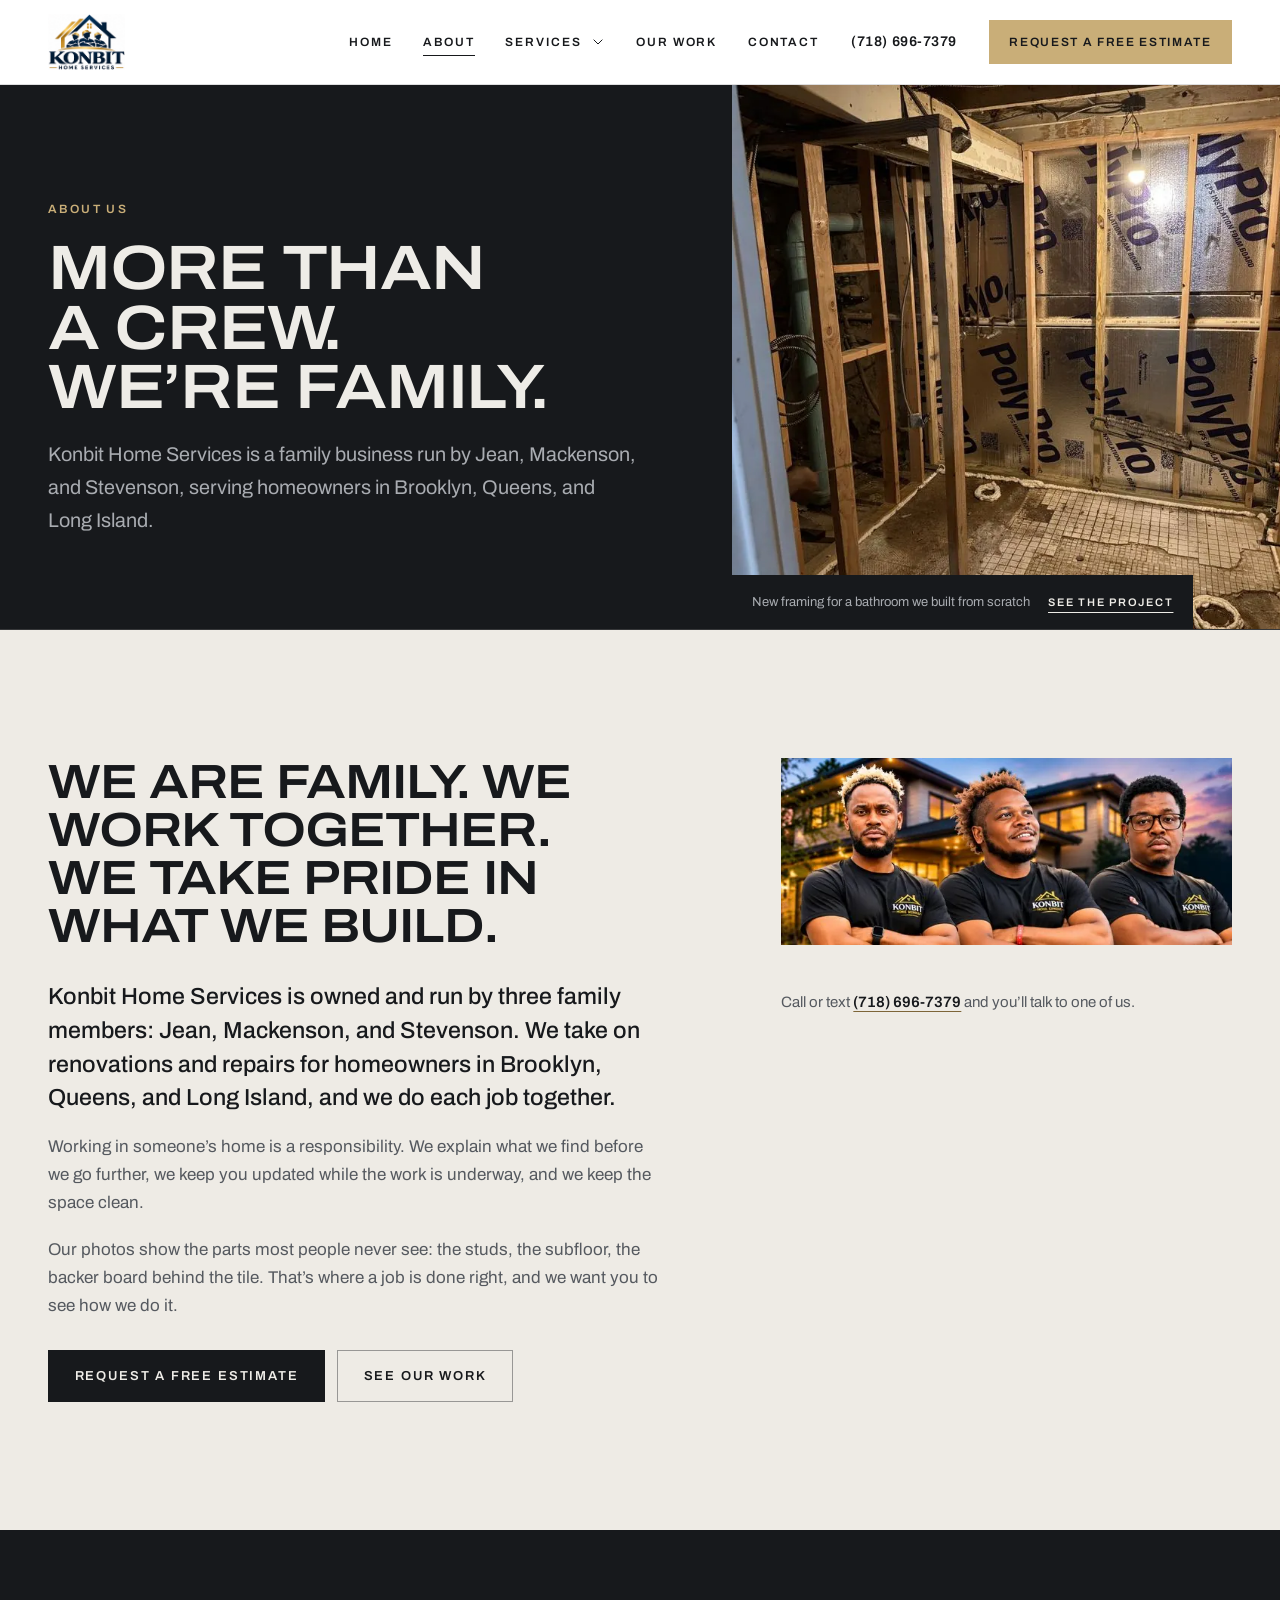
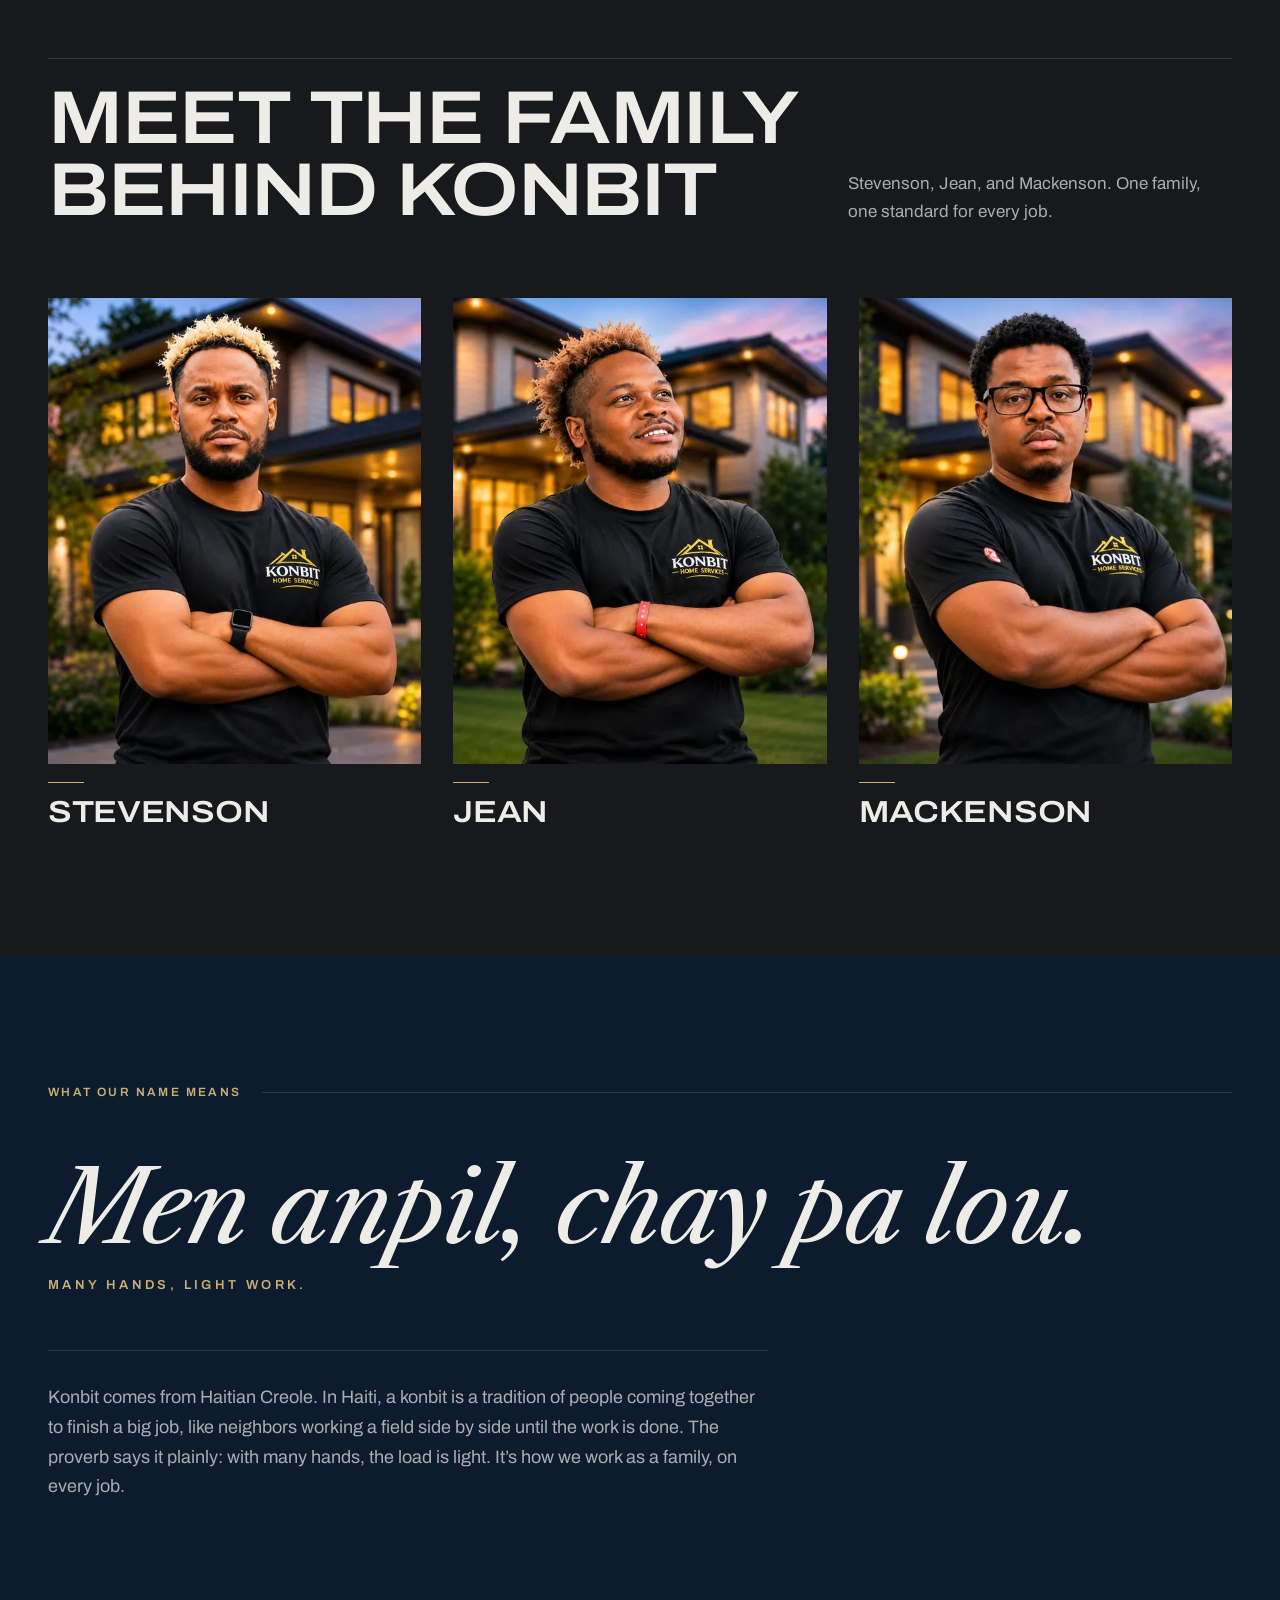
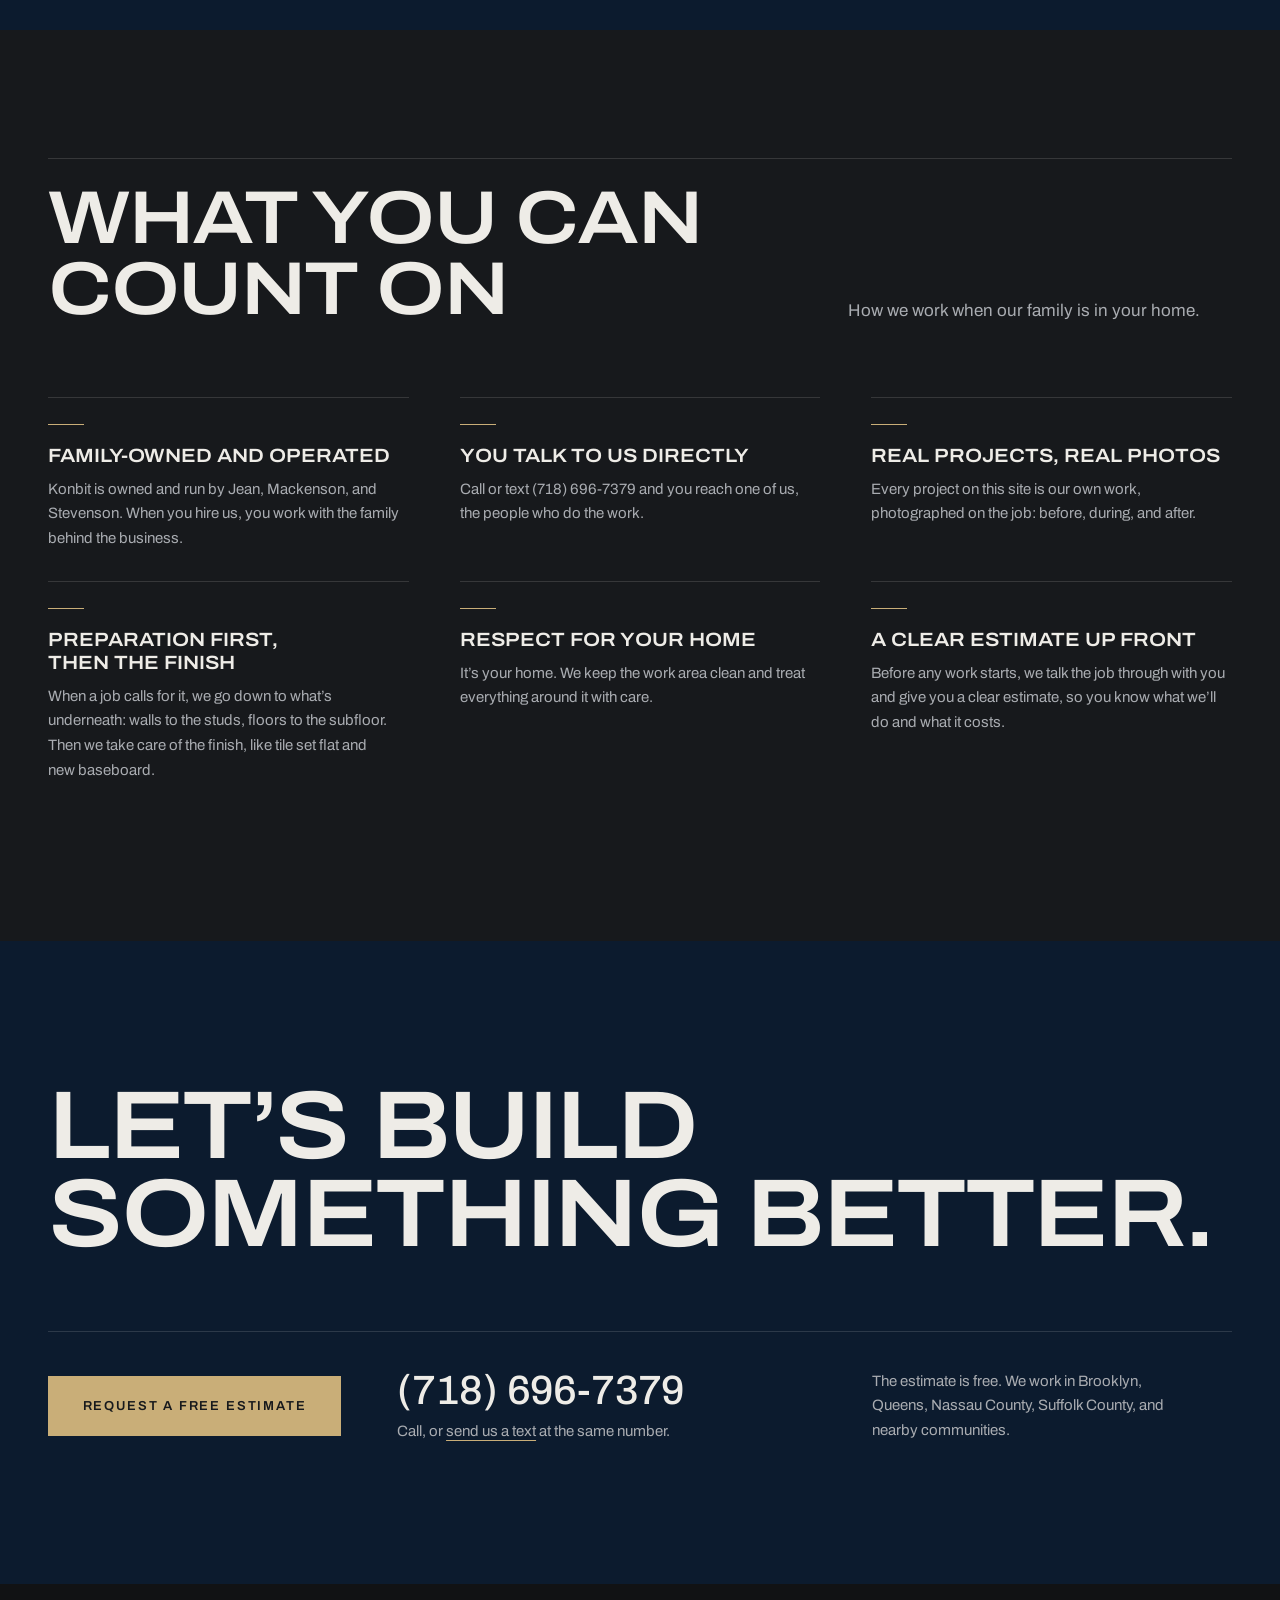
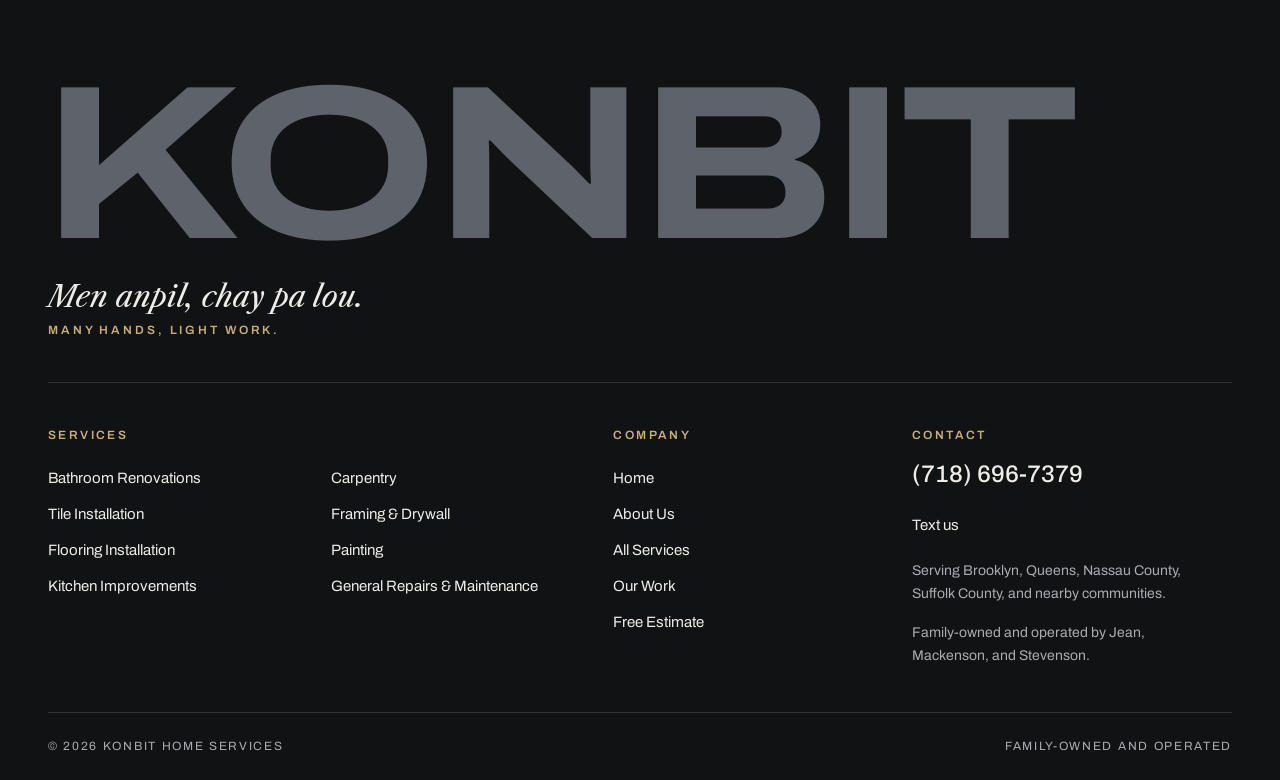
<file: about.html>
<!doctype html>
<html lang="en">
<head>
<meta charset="utf-8">
<meta name="viewport" content="width=device-width, initial-scale=1, viewport-fit=cover">
<script>if(/\.html$/.test(location.pathname)&&history.replaceState)history.replaceState(null,'',location.pathname.replace(/(index)?\.html$/,'')+location.search+location.hash)</script>
<title>About Our Family-Owned Company | Konbit Home Services</title>
<meta name="description" content="Konbit Home Services is family-owned and operated by Jean, Mackenson, and Stevenson. Men anpil, chay pa lou: many hands, light work.">
<link rel="canonical" href="https://konbithomeservices.com/about">
<link rel="preload" href="fonts/archivo-latin-wdth-normal.woff2" as="font" type="font/woff2" crossorigin>
<meta name="theme-color" content="#FFFFFF">
<link rel="icon" href="favicon.ico" sizes="any">
<link rel="icon" type="image/png" sizes="32x32" href="favicon-32.png">
<link rel="apple-touch-icon" href="apple-touch-icon.png">
<meta property="og:type" content="website">
<meta property="og:site_name" content="Konbit Home Services">
<meta property="og:title" content="About Konbit Home Services">
<meta property="og:description" content="Konbit Home Services is family-owned and operated by Jean, Mackenson, and Stevenson. Men anpil, chay pa lou: many hands, light work.">
<meta property="og:url" content="https://konbithomeservices.com/about">
<meta property="og:image" content="https://konbithomeservices.com/img/og-image.jpg">
<meta property="og:image:width" content="1200">
<meta property="og:image:height" content="630">
<meta property="og:image:alt" content="The Konbit Home Services logo">
<meta name="twitter:card" content="summary_large_image">
<link rel="stylesheet" href="styles.css">
</head>
<body>
<svg width="0" height="0" style="position:absolute" aria-hidden="true" focusable="false">
  <defs>
    <symbol id="i-phone" viewBox="0 0 24 24"><path d="M6.5 3.5h3l1.5 4.5-2 1.3a11 11 0 0 0 5.7 5.7l1.3-2 4.5 1.5v3a2 2 0 0 1-2.2 2A16.5 16.5 0 0 1 4.5 5.7a2 2 0 0 1 2-2.2z"/></symbol>
    <symbol id="i-pin" viewBox="0 0 24 24"><path d="M12 21s-6.5-5.6-6.5-11a6.5 6.5 0 0 1 13 0c0 5.4-6.5 11-6.5 11z"/><circle cx="12" cy="10" r="2.4"/></symbol>
    <symbol id="i-menu" viewBox="0 0 24 24"><path d="M4 7h16M4 12h16M4 17h16"/></symbol>
    <symbol id="i-close" viewBox="0 0 24 24"><path d="M6 6l12 12M18 6L6 18"/></symbol>
    <symbol id="i-chevron" viewBox="0 0 24 24"><path d="M6 9l6 6 6-6"/></symbol>
    <symbol id="i-arrow" viewBox="0 0 24 24"><path d="M5 12h14M13 6l6 6-6 6"/></symbol>
    <symbol id="i-copy" viewBox="0 0 24 24"><rect x="9" y="9" width="11" height="11" rx="2"/><path d="M5 15V6a2 2 0 0 1 2-2h8"/></symbol>
    <symbol id="i-message" viewBox="0 0 24 24"><path d="M4 5h16v11H10l-5 4v-4H4z"/></symbol>
    <symbol id="i-bath" viewBox="0 0 24 24"><path d="M3 12h18v2.5A5.5 5.5 0 0 1 15.5 20h-7A5.5 5.5 0 0 1 3 14.5z"/><path d="M6 12V6.2a2.2 2.2 0 0 1 4.2-.9"/><path d="M7 20l-1 2M17 20l1 2"/></symbol>
    <symbol id="i-tile" viewBox="0 0 24 24"><rect x="3.5" y="3.5" width="17" height="17" rx="1"/><path d="M3.5 9.2h17M3.5 14.8h17M9.2 3.5v17M14.8 3.5v17"/></symbol>
    <symbol id="i-floor" viewBox="0 0 24 24"><rect x="3" y="4" width="18" height="16" rx="1"/><path d="M3 9.3h18M3 14.7h18M10 4v5.3M15 9.3v5.4M8 14.7V20"/></symbol>
    <symbol id="i-kitchen" viewBox="0 0 24 24"><rect x="3.5" y="3.5" width="17" height="17" rx="1"/><path d="M3.5 11h17M12 3.5v17M9.5 6.5v2M14.5 6.5v2M9.5 14v2M14.5 14v2"/></symbol>
    <symbol id="i-square" viewBox="0 0 24 24"><path d="M4 3.5h4v13h13v4H4z"/><path d="M6 7h2M6 10.5h2M6 14h2M11 18.5v2M14.5 18.5v2M18 18.5v2"/></symbol>
    <symbol id="i-studs" viewBox="0 0 24 24"><path d="M3 5h18M3 19h18M5 5v14M10 5v14M14 5v14M19 5v14"/></symbol>
    <symbol id="i-roller" viewBox="0 0 24 24"><rect x="3" y="4" width="14" height="5" rx="1"/><path d="M17 6.5h2.5a1 1 0 0 1 1 1V11a1 1 0 0 1-1 1H12v3"/><rect x="10.5" y="15" width="3" height="6" rx="1"/></symbol>
    <symbol id="i-toolbox" viewBox="0 0 24 24"><rect x="3" y="8" width="18" height="12" rx="1.5"/><path d="M9 8V5.5A1.5 1.5 0 0 1 10.5 4h3A1.5 1.5 0 0 1 15 5.5V8M3 13h18M10.5 13v2h3v-2"/></symbol>
    <symbol id="i-family" viewBox="0 0 24 24"><circle cx="6.5" cy="8.5" r="2.4"/><circle cx="17.5" cy="8.5" r="2.4"/><circle cx="12" cy="7" r="2.7"/><path d="M2.5 19a4.2 4.2 0 0 1 6.6-3.4M21.5 19a4.2 4.2 0 0 0-6.6-3.4M7 20a5 5 0 0 1 10 0"/></symbol>
    <symbol id="i-award" viewBox="0 0 24 24"><circle cx="12" cy="9" r="5.5"/><path d="M9.2 13.8L8 21l4-2.2 4 2.2-1.2-7.2"/></symbol>
    <symbol id="i-chat" viewBox="0 0 24 24"><path d="M4 5h16v11H10l-5 4v-4H4z"/><path d="M8.5 10.5h.01M12 10.5h.01M15.5 10.5h.01"/></symbol>
    <symbol id="i-home" viewBox="0 0 24 24"><path d="M3.5 11L12 4l8.5 7"/><path d="M5.5 9.5V20h13V9.5"/><path d="M10 20v-5.5h4V20"/></symbol>
    <symbol id="i-chev-left" viewBox="0 0 24 24"><path d="M15 6l-6 6 6 6"/></symbol>
    <symbol id="i-chev-right" viewBox="0 0 24 24"><path d="M9 6l6 6-6 6"/></symbol>
    <symbol id="i-expand" viewBox="0 0 24 24"><path d="M14 4h6v6M10 20H4v-6M20 4l-6.5 6.5M4 20l6.5-6.5"/></symbol>
    <symbol id="i-camera" viewBox="0 0 24 24"><path d="M3.5 8.6 15.2 5.4l1.5 5.4L5 14z"/><path d="M3.5 8.6 2 9.2l1.4 5.4L5 14"/><path d="M12.6 11.5l1.2 4.3h5.6"/><path d="M19.4 13.3v5"/><circle cx="7.4" cy="10.7" r=".4"/></symbol>
    <symbol id="i-check" viewBox="0 0 24 24"><path d="M5 12.5l4.5 4.5L19 7.5"/></symbol>
    <symbol id="i-mail" viewBox="0 0 24 24"><rect x="3.5" y="5.5" width="17" height="13" rx="1.5"/><path d="M4 7l8 6 8-6"/></symbol>
    <symbol id="i-lock" viewBox="0 0 24 24"><rect x="5" y="10.5" width="14" height="10" rx="1.5"/><path d="M8.5 10.5V7.5a3.5 3.5 0 0 1 7 0v3"/></symbol>
  </defs>
</svg>

<a class="skip-link" href="#main">Skip to content</a>

<header class="site-header" data-menu="closed">
  <div class="wrap header-inner">
    <a class="brand" href="/">
      <img src="img/konbit-logo.png" alt="Konbit Home Services home" width="330" height="240">
    </a>
    <nav class="nav-panel" id="site-nav" aria-label="Main">
      <ul class="nav-list">
        <li><a class="nav-link" href="/">Home</a></li>
        <li><a class="nav-link is-current" href="/about" aria-current="page">About</a></li>
        <li class="nav-dropdown">
          <button class="nav-link nav-dropdown-btn" id="services-toggle" type="button" aria-expanded="false" aria-controls="services-menu">
            Services <svg class="icon icon-sm" aria-hidden="true"><use href="#i-chevron"></use></svg>
          </button>
          <ul class="dropdown-panel" id="services-menu" hidden>
              <li><a href="/bathroom-renovations">Bathroom Renovations</a></li>
              <li><a href="/tile-installation">Tile Installation</a></li>
              <li><a href="/flooring-installation">Flooring Installation</a></li>
              <li><a href="/kitchen-improvements">Kitchen Improvements</a></li>
              <li><a href="/carpentry">Carpentry</a></li>
              <li><a href="/framing-drywall">Framing &amp; Drywall</a></li>
              <li><a href="/painting">Painting</a></li>
              <li><a href="/home-repairs">General Repairs &amp; Maintenance</a></li>
            <li class="dropdown-all"><a href="/services">See all services</a></li>
          </ul>
        </li>
        <li><a class="nav-link" href="/our-work">Our Work</a></li>
        <li><a class="nav-link" href="/contact">Contact</a></li>
      </ul>
      <a class="nav-phone" href="tel:+17186967379">(718) 696-7379</a>
      <a class="btn btn-gold nav-cta" href="/contact">Request a Free Estimate</a>
      <a class="btn btn-outline nav-call" href="tel:+17186967379">Call (718) 696-7379</a>
    </nav>
    <button class="menu-toggle" id="menu-toggle" type="button" aria-expanded="false" aria-controls="site-nav">
      <span class="burger" aria-hidden="true"><span></span><span></span><span></span></span>
      <span class="menu-label">Menu</span>
    </button>
  </div>
</header>
<div class="menu-scrim" id="menu-scrim" hidden></div>

<main id="main">
  <section class="page-hero page-hero-split" aria-labelledby="page-title">
    <div class="page-hero-inner">
      <p class="eyebrow">About us</p>
      <h1 id="page-title" style="--fit: 5.6">More than a crew. We’re family.</h1>
      <p class="page-hero-lede">Konbit Home Services is a family business run by Jean, Mackenson, and Stevenson, serving homeowners in Brooklyn, Queens, and Long Island.</p>
    </div>
    <figure class="page-hero-photo"><picture><source type="image/webp" srcset="img/bath2-framing-480.webp 480w, img/bath2-framing-960.webp 960w, img/bath2-framing-1600.webp 1600w" sizes="(min-width: 900px) 46vw, 100vw"><img src="img/bath2-framing-960.jpg" srcset="img/bath2-framing-480.jpg 480w, img/bath2-framing-960.jpg 960w, img/bath2-framing-1600.jpg 1600w" sizes="(min-width: 900px) 46vw, 100vw" width="960" height="720" fetchpriority="high" alt="New wood framing for a bathroom Konbit built from scratch, with foam board insulation behind it"></picture><figcaption><span>New framing for a bathroom we built from scratch</span> <a href="/our-work#bath2">See the project</a></figcaption></figure>
  </section>

  <section class="section section-stone" aria-labelledby="story-title">
    <div class="wrap">
      <div class="story">
        <div class="story-copy">
          <h2 class="sec-title is-small" id="story-title">We are family. We work together. We take pride in what we build.</h2>
          <p class="lead">Konbit Home Services is owned and run by three family members: Jean, Mackenson, and Stevenson. We take on renovations and repairs for homeowners in Brooklyn, Queens, and Long Island, and we do each job together.</p>
          <p>Working in someone’s home is a responsibility. We explain what we find before we go further, we keep you updated while the work is underway, and we keep the space clean.</p>
          <p>Our photos show the parts most people never see: the studs, the subfloor, the backer board behind the tile. That’s where a job is done right, and we want you to see how we do it.</p>
          <div class="svc-actions">
            <a class="btn btn-gold" href="/contact">Request a free estimate</a>
            <a class="btn btn-outline" href="/our-work">See our work</a>
          </div>
        </div>
        <div class="people-team">
          <figure class="team-group"><picture><source type="image/webp" srcset="img/konbit-team-640.webp 640w, img/konbit-team-1028.webp 1028w" sizes="(min-width: 1280px) 440px, (min-width: 900px) 35vw, 100vw"><img src="img/konbit-team-640.jpg" srcset="img/konbit-team-640.jpg 640w, img/konbit-team-1028.jpg 1028w" sizes="(min-width: 1280px) 440px, (min-width: 900px) 35vw, 100vw" width="1028" height="426" loading="lazy" alt="Stevenson, Jean, and Mackenson of Konbit Home Services, left to right, arms crossed in black Konbit Home Services T-shirts"></picture></figure>
          <p class="people-note">Call or text <a href="tel:+17186967379">(718)&nbsp;696-7379</a> and you’ll talk to one of us.</p>
        </div>
      </div>

    </div>
  </section>

  <section class="section meet-family" aria-labelledby="family-title">
    <div class="wrap">
      <header class="sec-head">
        <h2 class="sec-title" id="family-title">Meet the family behind Konbit</h2>
        <div class="sec-aside">
          <p class="sec-intro">Stevenson, Jean, and Mackenson. One family, one standard for every job.</p>
        </div>
      </header>
      <ul class="family-grid">
        <li class="family-member">
          <figure>
            <div class="fm-photo"><picture><source type="image/webp" srcset="img/stevenson-560.webp 560w, img/stevenson-1120.webp 1120w" sizes="(min-width: 1280px) 380px, (min-width: 640px) 31vw, 100vw"><img src="img/stevenson-560.jpg" srcset="img/stevenson-560.jpg 560w, img/stevenson-1120.jpg 1120w" sizes="(min-width: 1280px) 380px, (min-width: 640px) 31vw, 100vw" width="1120" height="1400" loading="lazy" alt="Stevenson of Konbit Home Services, arms crossed, wearing a black Konbit Home Services T-shirt and a smartwatch"></picture></div>
            <figcaption class="fm-name">Stevenson</figcaption>
          </figure>
        </li>
        <li class="family-member">
          <figure>
            <div class="fm-photo"><picture><source type="image/webp" srcset="img/jean-560.webp 560w, img/jean-1120.webp 1120w" sizes="(min-width: 1280px) 380px, (min-width: 640px) 31vw, 100vw"><img src="img/jean-560.jpg" srcset="img/jean-560.jpg 560w, img/jean-1120.jpg 1120w" sizes="(min-width: 1280px) 380px, (min-width: 640px) 31vw, 100vw" width="1120" height="1400" loading="lazy" alt="Jean of Konbit Home Services, smiling with arms crossed, wearing a black Konbit Home Services T-shirt and a red wristband"></picture></div>
            <figcaption class="fm-name">Jean</figcaption>
          </figure>
        </li>
        <li class="family-member">
          <figure>
            <div class="fm-photo"><picture><source type="image/webp" srcset="img/mackenson-560.webp 560w, img/mackenson-1120.webp 1120w" sizes="(min-width: 1280px) 380px, (min-width: 640px) 31vw, 100vw"><img src="img/mackenson-560.jpg" srcset="img/mackenson-560.jpg 560w, img/mackenson-1120.jpg 1120w" sizes="(min-width: 1280px) 380px, (min-width: 640px) 31vw, 100vw" width="1120" height="1400" loading="lazy" alt="Mackenson of Konbit Home Services, arms crossed, wearing glasses and a black Konbit Home Services T-shirt"></picture></div>
            <figcaption class="fm-name">Mackenson</figcaption>
          </figure>
        </li>
      </ul>
    </div>
  </section>

  <section class="section section-navy motto-band" aria-labelledby="name-title">
    <div class="wrap">
      <h2 class="label-line" id="name-title">What our name means</h2>
      <div class="motto-block">
        <p class="motto-kreyol" lang="ht">Men anpil, chay pa lou.</p>
        <p class="motto-english">Many hands, light work.</p>
      </div>
      <p class="motto-text">Konbit comes from Haitian Creole. In Haiti, a konbit is a tradition of people coming together to finish a big job, like neighbors working a field side by side until the work is done. The proverb says it plainly: with many hands, the load is light. It’s how we work as a family, on every job.</p>
    </div>
  </section>

  <section class="section section" id="why" aria-labelledby="trust-title">
    <div class="wrap">
      <header class="sec-head">
        <h2 class="sec-title" id="trust-title">What you can count on</h2>
        <div class="sec-aside">
          <p class="sec-intro">How we work when our family is in your home.</p>
        </div>
      </header>
      <ul class="trust-grid">
        <li class="trust-item">
          <h3>Family-owned and operated</h3>
          <p>Konbit is owned and run by Jean, Mackenson, and Stevenson. When you hire us, you work with the family behind the business.</p>
        </li>
        <li class="trust-item">
          <h3>You talk to us directly</h3>
          <p>Call or text (718) 696-7379 and you reach one of us, the people who do the work.</p>
        </li>
        <li class="trust-item">
          <h3>Real projects, real photos</h3>
          <p>Every project on this site is our own work, photographed on the job: before, during, and after.</p>
        </li>
        <li class="trust-item">
          <h3>Preparation first, then the finish</h3>
          <p>When a job calls for it, we go down to what’s underneath: walls to the studs, floors to the subfloor. Then we take care of the finish, like tile set flat and new baseboard.</p>
        </li>
        <li class="trust-item">
          <h3>Respect for your home</h3>
          <p>It’s your home. We keep the work area clean and treat everything around it with care.</p>
        </li>
        <li class="trust-item">
          <h3>A clear estimate up front</h3>
          <p>Before any work starts, we talk the job through with you and give you a clear estimate, so you know what we’ll do and what it costs.</p>
        </li>
      </ul>
    </div>
  </section>

  <section class="contact-band" aria-labelledby="cta-title">
    <div class="wrap">
      <h2 class="contact-band-title" id="cta-title">Let’s build something better.</h2>
      <div class="contact-band-row">
        <a class="btn btn-gold btn-lg" href="/contact">Request a Free Estimate</a>
        <div class="contact-band-phone">
          <a class="contact-band-number" href="tel:+17186967379">(718) 696-7379</a>
          <p>Call, or <a href="sms:+17186967379">send us a text</a> at the same number.</p>
        </div>
        <p class="contact-band-area">The estimate is free. We work in Brooklyn, Queens, Nassau County, Suffolk County, and nearby communities.</p>
      </div>
    </div>
  </section>
</main>

<footer class="site-footer">
  <div class="wrap">
    <div class="footer-top">
      <p class="footer-mark" aria-hidden="true">Konbit</p>
      <div class="footer-motto">
        <p class="footer-kreyol" lang="ht">Men anpil, chay pa lou.</p>
        <p class="footer-en">Many hands, light work.</p>
      </div>
    </div>
    <div class="footer-cols">
      <nav class="footer-col footer-col-wide" aria-labelledby="footer-services">
        <h2 class="footer-heading" id="footer-services">Services</h2>
        <ul>
          <li><a href="/bathroom-renovations">Bathroom Renovations</a></li>
          <li><a href="/tile-installation">Tile Installation</a></li>
          <li><a href="/flooring-installation">Flooring Installation</a></li>
          <li><a href="/kitchen-improvements">Kitchen Improvements</a></li>
          <li><a href="/carpentry">Carpentry</a></li>
          <li><a href="/framing-drywall">Framing &amp; Drywall</a></li>
          <li><a href="/painting">Painting</a></li>
          <li><a href="/home-repairs">General Repairs &amp; Maintenance</a></li>
        </ul>
      </nav>
      <nav class="footer-col" aria-labelledby="footer-company">
        <h2 class="footer-heading" id="footer-company">Company</h2>
        <ul>
          <li><a href="/">Home</a></li>
          <li><a href="/about">About Us</a></li>
          <li><a href="/services">All Services</a></li>
          <li><a href="/our-work">Our Work</a></li>
          <li><a href="/contact">Free Estimate</a></li>
        </ul>
      </nav>
      <div class="footer-col">
        <h2 class="footer-heading">Contact</h2>
        <p class="footer-phone"><a href="tel:+17186967379">(718) 696-7379</a></p>
        <p class="footer-text"><a href="sms:+17186967379">Text us</a></p>
        <p class="footer-note">Serving Brooklyn, Queens, Nassau County, Suffolk County, and nearby communities.</p>
        <p class="footer-note">Family-owned and operated by Jean, Mackenson, and Stevenson.</p>
      </div>
    </div>
    <p class="footer-bottom"><span>© <span id="year">2026</span> Konbit Home Services</span><span>Family-owned and operated</span></p>
  </div>
</footer>
<div class="action-bar" id="action-bar">
  <a class="btn btn-outline" href="tel:+17186967379">Call</a>
  <a class="btn btn-gold" href="/contact">Free Estimate</a>
</div>

<script src="site.js"></script>
</body>
</html>
</file>
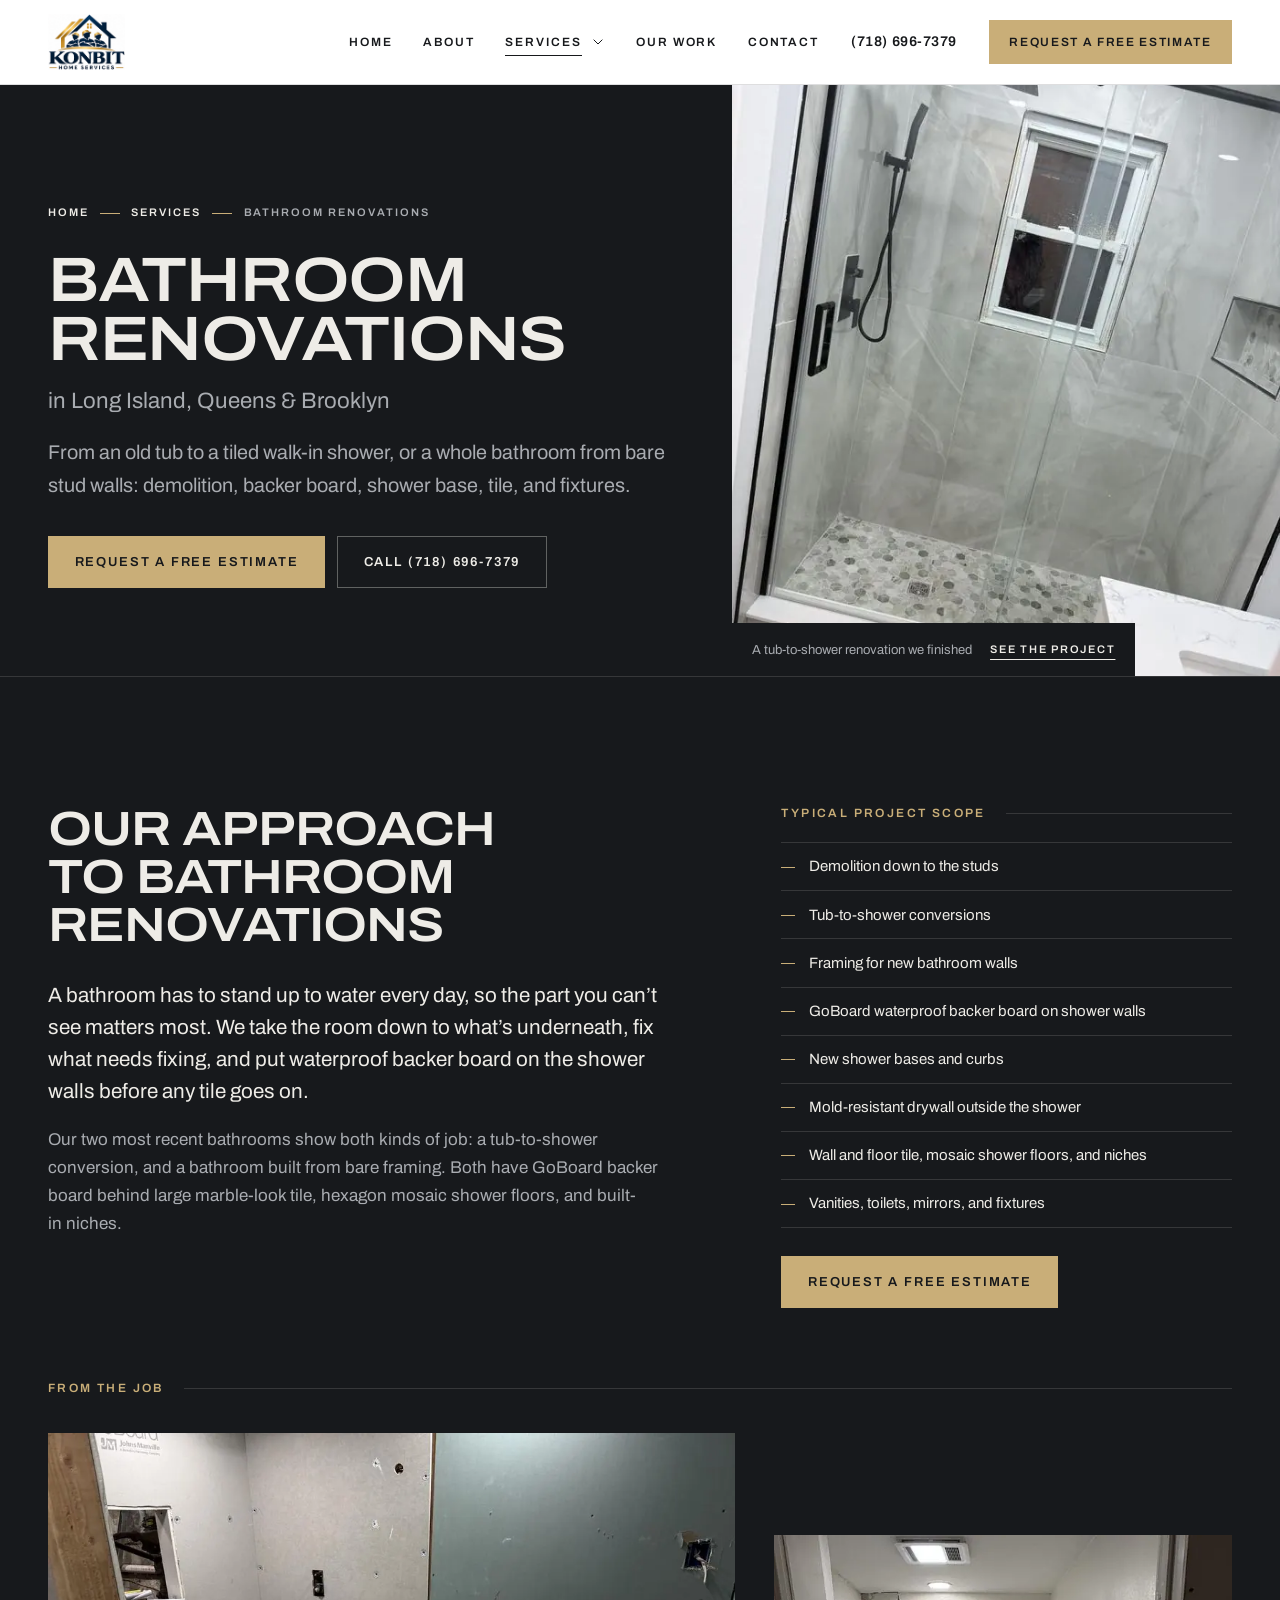
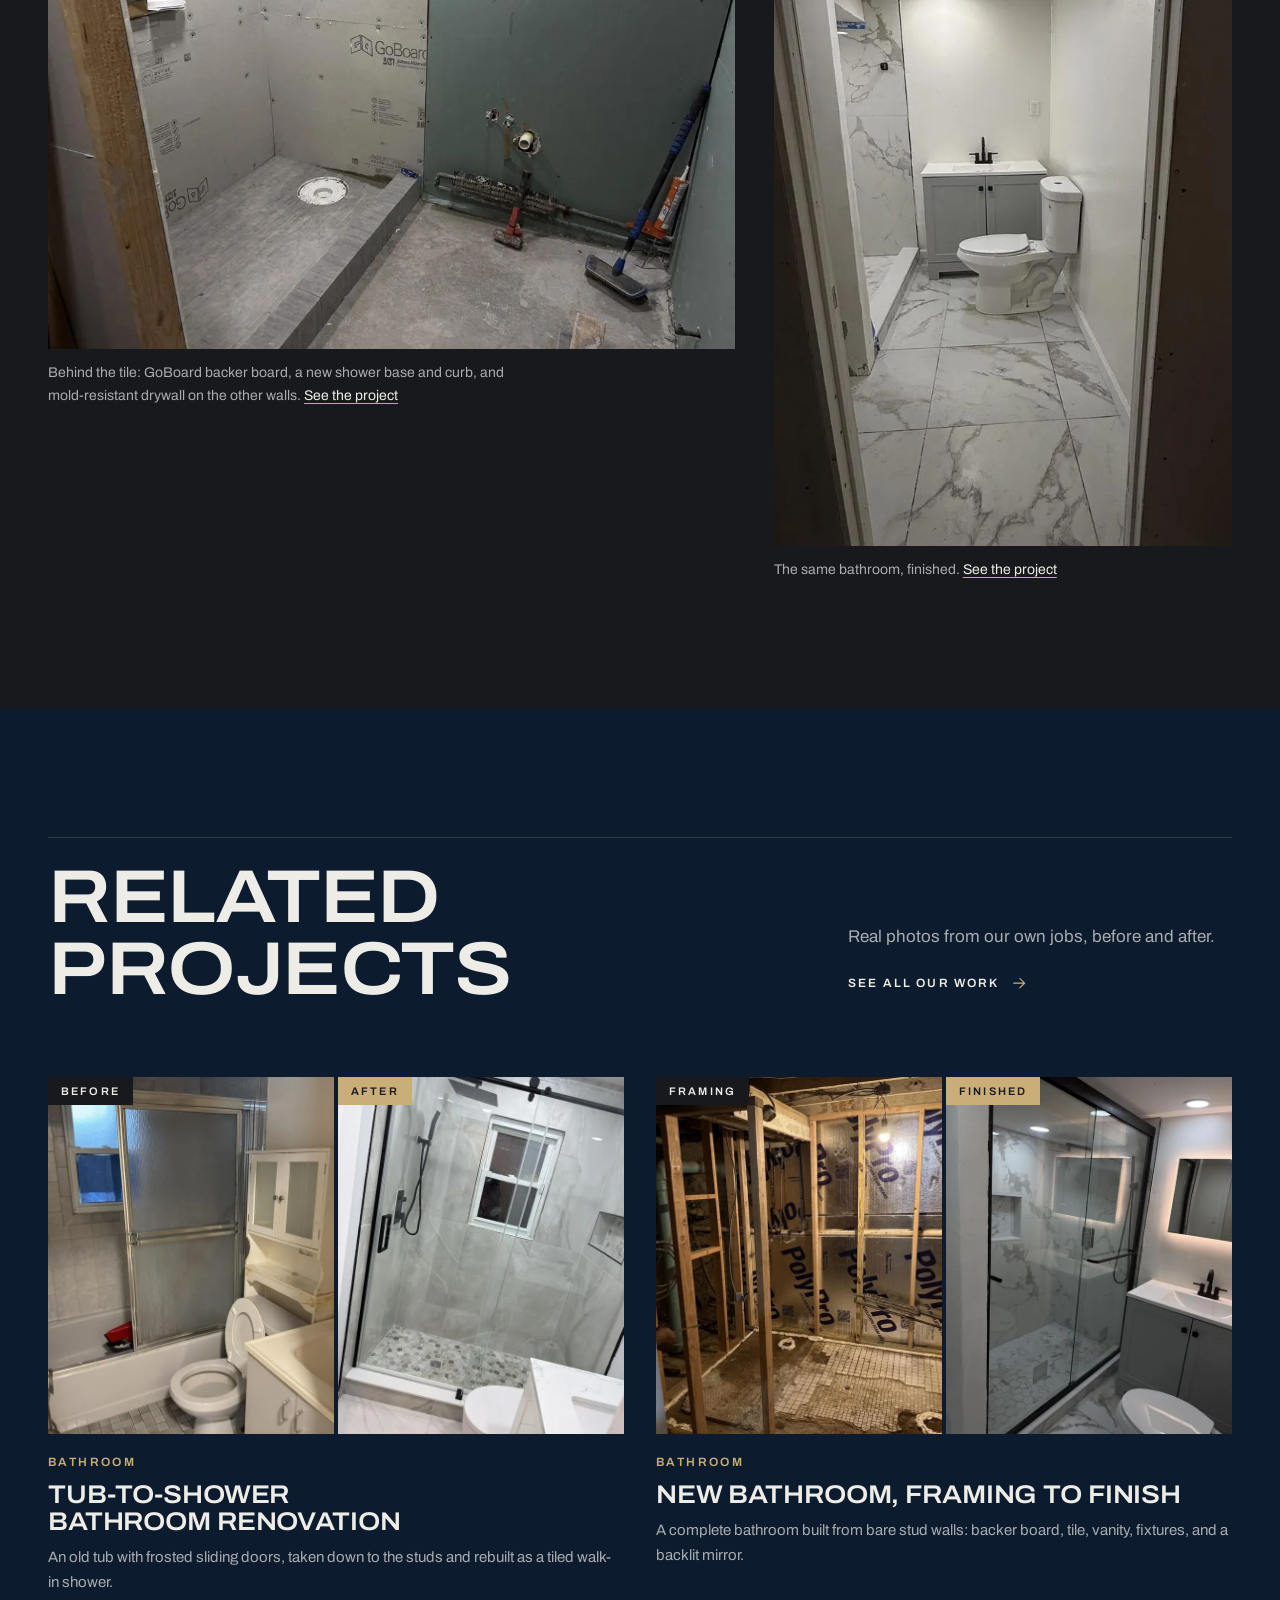
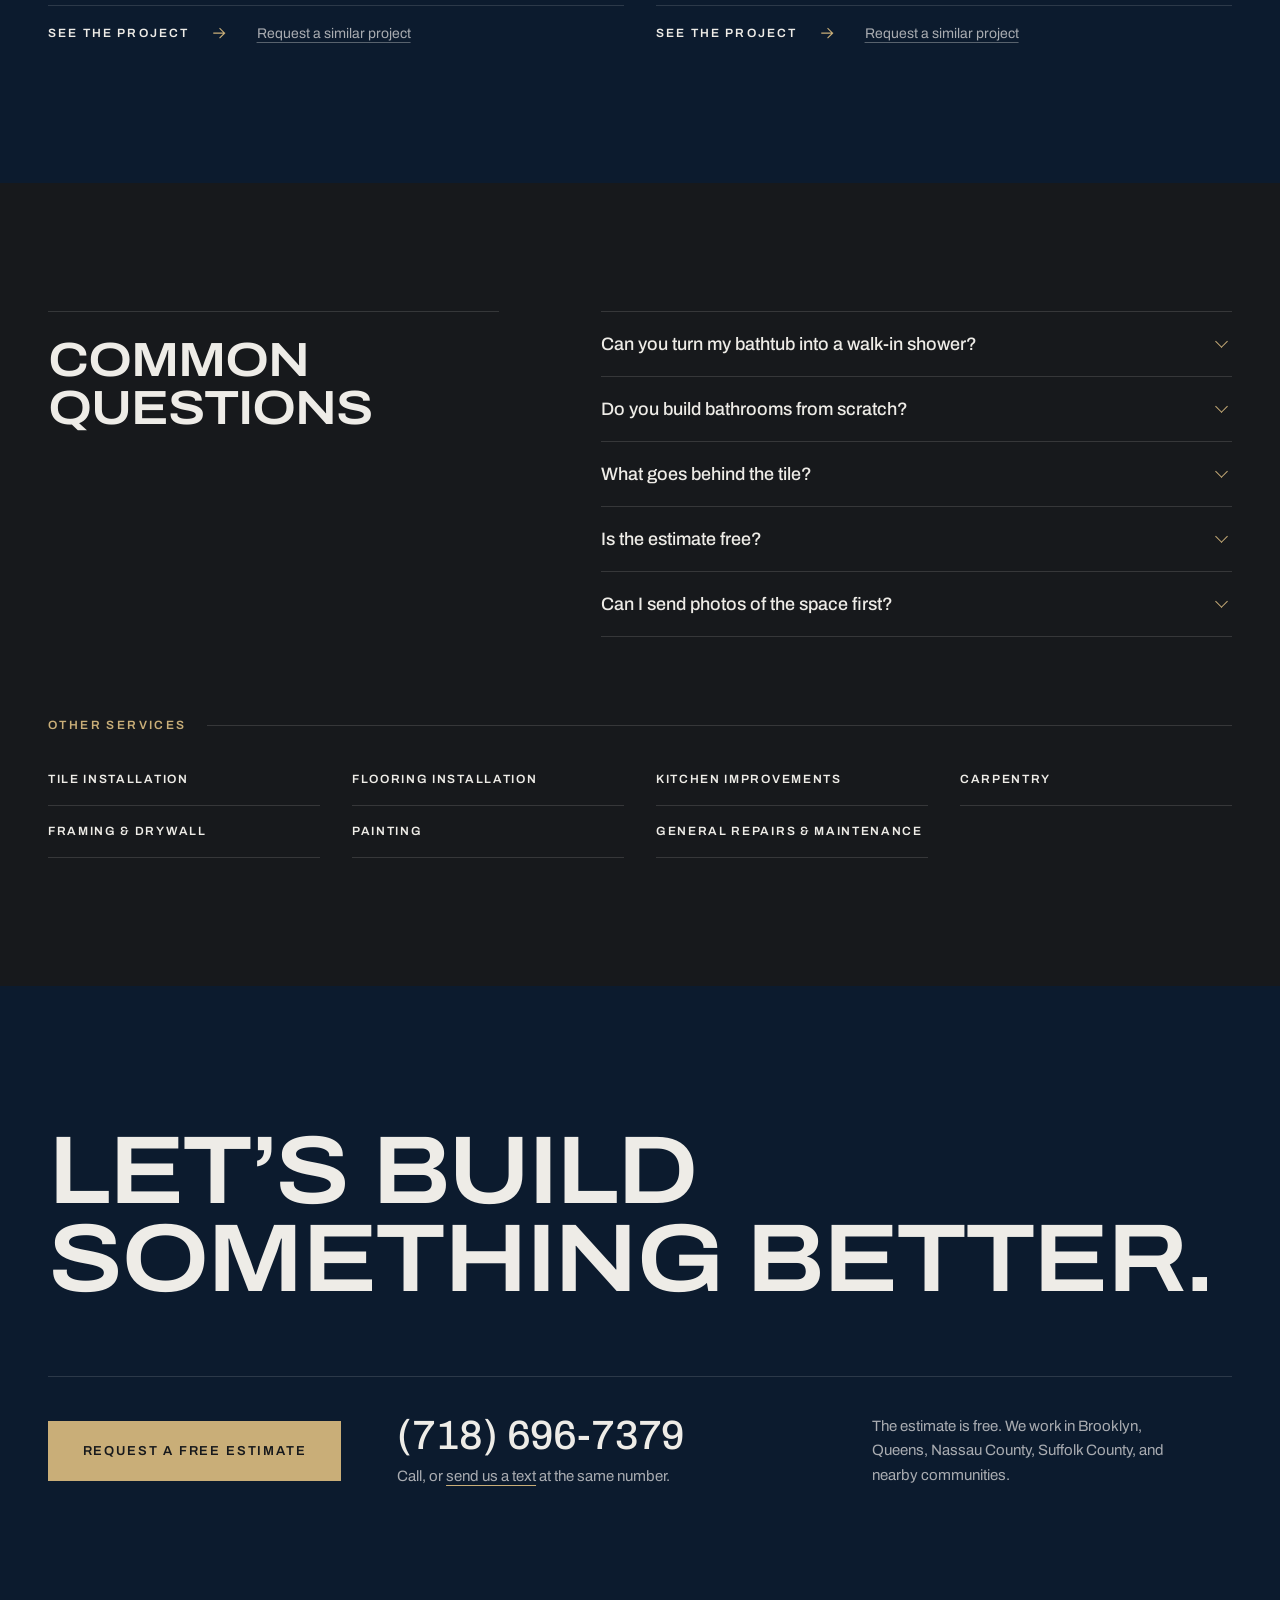
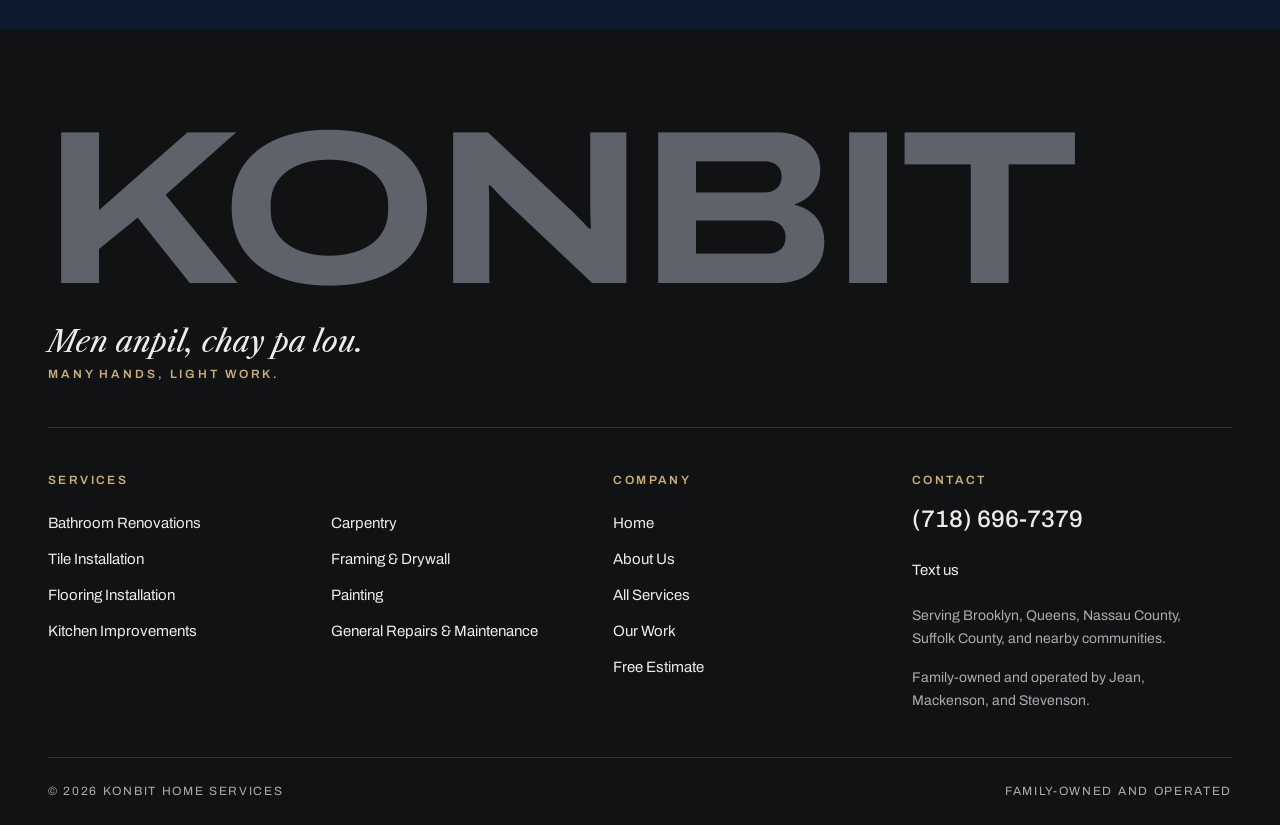
<file: bathroom-renovations.html>
<!doctype html>
<html lang="en">
<head>
<meta charset="utf-8">
<meta name="viewport" content="width=device-width, initial-scale=1, viewport-fit=cover">
<script>if(/\.html$/.test(location.pathname)&&history.replaceState)history.replaceState(null,'',location.pathname.replace(/(index)?\.html$/,'')+location.search+location.hash)</script>
<title>Bathroom Remodeling in Long Island, Queens &amp; Brooklyn | Konbit Home Services</title>
<meta name="description" content="Bathroom renovations in Nassau County, Suffolk County, Queens, and Brooklyn, from tub-to-shower conversions to bathrooms built from the framing up. Family-owned. Free estimates: (718) 696-7379.">
<link rel="canonical" href="https://konbithomeservices.com/bathroom-renovations">
<script type="application/ld+json">{
  "@context": "https://schema.org",
  "@type": "Service",
  "name": "Bathroom Renovations",
  "serviceType": "Bathroom Renovations",
  "url": "https://konbithomeservices.com/bathroom-renovations",
  "description": "Bathroom renovations in Nassau County, Suffolk County, Queens, and Brooklyn, from tub-to-shower conversions to bathrooms built from the framing up. Family-owned. Free estimates: (718) 696-7379.",
  "provider": {
    "@type": "HomeAndConstructionBusiness",
    "@id": "https://konbithomeservices.com/#business",
    "name": "Konbit Home Services",
    "url": "https://konbithomeservices.com/",
    "telephone": "+1-718-696-7379"
  },
  "areaServed": [
    {
      "@type": "AdministrativeArea",
      "name": "Brooklyn, NY"
    },
    {
      "@type": "AdministrativeArea",
      "name": "Queens, NY"
    },
    {
      "@type": "AdministrativeArea",
      "name": "Nassau County, NY"
    },
    {
      "@type": "AdministrativeArea",
      "name": "Suffolk County, NY"
    }
  ]
}</script>
<script type="application/ld+json">{
  "@context": "https://schema.org",
  "@type": "BreadcrumbList",
  "itemListElement": [
    {
      "@type": "ListItem",
      "position": 1,
      "name": "Home",
      "item": "https://konbithomeservices.com/"
    },
    {
      "@type": "ListItem",
      "position": 2,
      "name": "Services",
      "item": "https://konbithomeservices.com/services"
    },
    {
      "@type": "ListItem",
      "position": 3,
      "name": "Bathroom Renovations",
      "item": "https://konbithomeservices.com/bathroom-renovations"
    }
  ]
}</script>
<link rel="preload" href="fonts/archivo-latin-wdth-normal.woff2" as="font" type="font/woff2" crossorigin>
<meta name="theme-color" content="#FFFFFF">
<link rel="icon" href="favicon.ico" sizes="any">
<link rel="icon" type="image/png" sizes="32x32" href="favicon-32.png">
<link rel="apple-touch-icon" href="apple-touch-icon.png">
<meta property="og:type" content="website">
<meta property="og:site_name" content="Konbit Home Services">
<meta property="og:title" content="Bathroom Renovations in Long Island, Queens &amp; Brooklyn">
<meta property="og:description" content="Bathroom renovations in Nassau County, Suffolk County, Queens, and Brooklyn, from tub-to-shower conversions to bathrooms built from the framing up. Family-owned. Free estimates: (718) 696-7379.">
<meta property="og:url" content="https://konbithomeservices.com/bathroom-renovations">
<meta property="og:image" content="https://konbithomeservices.com/img/og-image.jpg">
<meta property="og:image:width" content="1200">
<meta property="og:image:height" content="630">
<meta property="og:image:alt" content="The Konbit Home Services logo">
<meta name="twitter:card" content="summary_large_image">
<link rel="stylesheet" href="styles.css">
</head>
<body>
<svg width="0" height="0" style="position:absolute" aria-hidden="true" focusable="false">
  <defs>
    <symbol id="i-phone" viewBox="0 0 24 24"><path d="M6.5 3.5h3l1.5 4.5-2 1.3a11 11 0 0 0 5.7 5.7l1.3-2 4.5 1.5v3a2 2 0 0 1-2.2 2A16.5 16.5 0 0 1 4.5 5.7a2 2 0 0 1 2-2.2z"/></symbol>
    <symbol id="i-pin" viewBox="0 0 24 24"><path d="M12 21s-6.5-5.6-6.5-11a6.5 6.5 0 0 1 13 0c0 5.4-6.5 11-6.5 11z"/><circle cx="12" cy="10" r="2.4"/></symbol>
    <symbol id="i-menu" viewBox="0 0 24 24"><path d="M4 7h16M4 12h16M4 17h16"/></symbol>
    <symbol id="i-close" viewBox="0 0 24 24"><path d="M6 6l12 12M18 6L6 18"/></symbol>
    <symbol id="i-chevron" viewBox="0 0 24 24"><path d="M6 9l6 6 6-6"/></symbol>
    <symbol id="i-arrow" viewBox="0 0 24 24"><path d="M5 12h14M13 6l6 6-6 6"/></symbol>
    <symbol id="i-copy" viewBox="0 0 24 24"><rect x="9" y="9" width="11" height="11" rx="2"/><path d="M5 15V6a2 2 0 0 1 2-2h8"/></symbol>
    <symbol id="i-message" viewBox="0 0 24 24"><path d="M4 5h16v11H10l-5 4v-4H4z"/></symbol>
    <symbol id="i-bath" viewBox="0 0 24 24"><path d="M3 12h18v2.5A5.5 5.5 0 0 1 15.5 20h-7A5.5 5.5 0 0 1 3 14.5z"/><path d="M6 12V6.2a2.2 2.2 0 0 1 4.2-.9"/><path d="M7 20l-1 2M17 20l1 2"/></symbol>
    <symbol id="i-tile" viewBox="0 0 24 24"><rect x="3.5" y="3.5" width="17" height="17" rx="1"/><path d="M3.5 9.2h17M3.5 14.8h17M9.2 3.5v17M14.8 3.5v17"/></symbol>
    <symbol id="i-floor" viewBox="0 0 24 24"><rect x="3" y="4" width="18" height="16" rx="1"/><path d="M3 9.3h18M3 14.7h18M10 4v5.3M15 9.3v5.4M8 14.7V20"/></symbol>
    <symbol id="i-kitchen" viewBox="0 0 24 24"><rect x="3.5" y="3.5" width="17" height="17" rx="1"/><path d="M3.5 11h17M12 3.5v17M9.5 6.5v2M14.5 6.5v2M9.5 14v2M14.5 14v2"/></symbol>
    <symbol id="i-square" viewBox="0 0 24 24"><path d="M4 3.5h4v13h13v4H4z"/><path d="M6 7h2M6 10.5h2M6 14h2M11 18.5v2M14.5 18.5v2M18 18.5v2"/></symbol>
    <symbol id="i-studs" viewBox="0 0 24 24"><path d="M3 5h18M3 19h18M5 5v14M10 5v14M14 5v14M19 5v14"/></symbol>
    <symbol id="i-roller" viewBox="0 0 24 24"><rect x="3" y="4" width="14" height="5" rx="1"/><path d="M17 6.5h2.5a1 1 0 0 1 1 1V11a1 1 0 0 1-1 1H12v3"/><rect x="10.5" y="15" width="3" height="6" rx="1"/></symbol>
    <symbol id="i-toolbox" viewBox="0 0 24 24"><rect x="3" y="8" width="18" height="12" rx="1.5"/><path d="M9 8V5.5A1.5 1.5 0 0 1 10.5 4h3A1.5 1.5 0 0 1 15 5.5V8M3 13h18M10.5 13v2h3v-2"/></symbol>
    <symbol id="i-family" viewBox="0 0 24 24"><circle cx="6.5" cy="8.5" r="2.4"/><circle cx="17.5" cy="8.5" r="2.4"/><circle cx="12" cy="7" r="2.7"/><path d="M2.5 19a4.2 4.2 0 0 1 6.6-3.4M21.5 19a4.2 4.2 0 0 0-6.6-3.4M7 20a5 5 0 0 1 10 0"/></symbol>
    <symbol id="i-award" viewBox="0 0 24 24"><circle cx="12" cy="9" r="5.5"/><path d="M9.2 13.8L8 21l4-2.2 4 2.2-1.2-7.2"/></symbol>
    <symbol id="i-chat" viewBox="0 0 24 24"><path d="M4 5h16v11H10l-5 4v-4H4z"/><path d="M8.5 10.5h.01M12 10.5h.01M15.5 10.5h.01"/></symbol>
    <symbol id="i-home" viewBox="0 0 24 24"><path d="M3.5 11L12 4l8.5 7"/><path d="M5.5 9.5V20h13V9.5"/><path d="M10 20v-5.5h4V20"/></symbol>
    <symbol id="i-chev-left" viewBox="0 0 24 24"><path d="M15 6l-6 6 6 6"/></symbol>
    <symbol id="i-chev-right" viewBox="0 0 24 24"><path d="M9 6l6 6-6 6"/></symbol>
    <symbol id="i-expand" viewBox="0 0 24 24"><path d="M14 4h6v6M10 20H4v-6M20 4l-6.5 6.5M4 20l6.5-6.5"/></symbol>
    <symbol id="i-camera" viewBox="0 0 24 24"><path d="M3.5 8.6 15.2 5.4l1.5 5.4L5 14z"/><path d="M3.5 8.6 2 9.2l1.4 5.4L5 14"/><path d="M12.6 11.5l1.2 4.3h5.6"/><path d="M19.4 13.3v5"/><circle cx="7.4" cy="10.7" r=".4"/></symbol>
    <symbol id="i-check" viewBox="0 0 24 24"><path d="M5 12.5l4.5 4.5L19 7.5"/></symbol>
    <symbol id="i-mail" viewBox="0 0 24 24"><rect x="3.5" y="5.5" width="17" height="13" rx="1.5"/><path d="M4 7l8 6 8-6"/></symbol>
    <symbol id="i-lock" viewBox="0 0 24 24"><rect x="5" y="10.5" width="14" height="10" rx="1.5"/><path d="M8.5 10.5V7.5a3.5 3.5 0 0 1 7 0v3"/></symbol>
  </defs>
</svg>

<a class="skip-link" href="#main">Skip to content</a>

<header class="site-header" data-menu="closed">
  <div class="wrap header-inner">
    <a class="brand" href="/">
      <img src="img/konbit-logo.png" alt="Konbit Home Services home" width="330" height="240">
    </a>
    <nav class="nav-panel" id="site-nav" aria-label="Main">
      <ul class="nav-list">
        <li><a class="nav-link" href="/">Home</a></li>
        <li><a class="nav-link" href="/about">About</a></li>
        <li class="nav-dropdown">
          <button class="nav-link nav-dropdown-btn is-current" id="services-toggle" type="button" aria-expanded="false" aria-controls="services-menu">
            Services <svg class="icon icon-sm" aria-hidden="true"><use href="#i-chevron"></use></svg>
          </button>
          <ul class="dropdown-panel" id="services-menu" hidden>
              <li><a href="/bathroom-renovations" aria-current="page">Bathroom Renovations</a></li>
              <li><a href="/tile-installation">Tile Installation</a></li>
              <li><a href="/flooring-installation">Flooring Installation</a></li>
              <li><a href="/kitchen-improvements">Kitchen Improvements</a></li>
              <li><a href="/carpentry">Carpentry</a></li>
              <li><a href="/framing-drywall">Framing &amp; Drywall</a></li>
              <li><a href="/painting">Painting</a></li>
              <li><a href="/home-repairs">General Repairs &amp; Maintenance</a></li>
            <li class="dropdown-all"><a href="/services">See all services</a></li>
          </ul>
        </li>
        <li><a class="nav-link" href="/our-work">Our Work</a></li>
        <li><a class="nav-link" href="/contact">Contact</a></li>
      </ul>
      <a class="nav-phone" href="tel:+17186967379">(718) 696-7379</a>
      <a class="btn btn-gold nav-cta" href="/contact">Request a Free Estimate</a>
      <a class="btn btn-outline nav-call" href="tel:+17186967379">Call (718) 696-7379</a>
    </nav>
    <button class="menu-toggle" id="menu-toggle" type="button" aria-expanded="false" aria-controls="site-nav">
      <span class="burger" aria-hidden="true"><span></span><span></span><span></span></span>
      <span class="menu-label">Menu</span>
    </button>
  </div>
</header>
<div class="menu-scrim" id="menu-scrim" hidden></div>

<main id="main">
  <section class="page-hero page-hero-split" aria-labelledby="page-title">
    <div class="page-hero-inner">
      <nav class="crumbs" aria-label="Breadcrumb"><ol><li><a href="/">Home</a></li><li><a href="/services">Services</a></li><li><span aria-current="page">Bathroom Renovations</span></li></ol></nav>
      <h1 id="page-title" style="--fit: 8.8">Bathroom Renovations <span class="h1-place">in Long Island, Queens &amp; Brooklyn</span></h1>
      <p class="page-hero-lede">From an old tub to a tiled walk-in shower, or a whole bathroom from bare stud walls: demolition, backer board, shower base, tile, and fixtures.</p>
      <div class="page-hero-actions"><a class="btn btn-gold" href="/contact?service=Bathroom%20Renovations">Request a Free Estimate</a><a class="btn btn-ghost" href="tel:+17186967379">Call (718) 696-7379</a></div>
    </div>
    <figure class="page-hero-photo"><picture><source type="image/webp" srcset="img/bath-after-600.webp 600w, img/bath-after-1200.webp 1200w" sizes="(min-width: 900px) 46vw, 100vw"><img src="img/bath-after-1200.jpg" srcset="img/bath-after-600.jpg 600w, img/bath-after-1200.jpg 1200w" sizes="(min-width: 900px) 46vw, 100vw" width="1200" height="1600" fetchpriority="high" alt="A finished walk-in shower with large marble-look tile, a hexagon mosaic floor, and black fixtures"></picture><figcaption><span>A tub-to-shower renovation we finished</span> <a href="/our-work#bath1">See the project</a></figcaption></figure>
  </section>

  <section class="section" aria-labelledby="approach-title">
    <div class="wrap">
      <div class="svc-detail">
        <div class="svc-detail-copy">
          <h2 class="sec-title is-small" id="approach-title">Our approach to bathroom renovations</h2>
          <p>A bathroom has to stand up to water every day, so the part you can’t see matters most. We take the room down to what’s underneath, fix what needs fixing, and put waterproof backer board on the shower walls before any tile goes on.</p>
          <p>Our two most recent bathrooms show both kinds of job: a tub-to-shower conversion, and a bathroom built from bare framing. Both have GoBoard backer board behind large marble-look tile, hexagon mosaic shower floors, and built-in niches.</p>
        </div>
        <div class="svc-scope">
          <h2 class="label-line" id="scope-title">Typical project scope</h2>
          <ul class="svc-list" aria-labelledby="scope-title">
            <li>Demolition down to the studs</li>
            <li>Tub-to-shower conversions</li>
            <li>Framing for new bathroom walls</li>
            <li>GoBoard waterproof backer board on shower walls</li>
            <li>New shower bases and curbs</li>
            <li>Mold-resistant drywall outside the shower</li>
            <li>Wall and floor tile, mosaic shower floors, and niches</li>
            <li>Vanities, toilets, mirrors, and fixtures</li>
          </ul>
          <p class="svc-cta"><a class="btn btn-gold" href="/contact?service=Bathroom%20Renovations">Request a free estimate<span class="sr-only"> for bathroom renovations</span></a></p>
        </div>
      </div>
      <div class="feature">
        <h2 class="label-line" id="feature-title">From the job</h2>
        <div class="feature-pair">
          <figure class="feature-shot">
            <picture><source type="image/webp" srcset="img/bath2-backer-960.webp 960w, img/bath2-backer-1600.webp 1600w" sizes="(min-width: 760px) 54vw, 100vw"><img src="img/bath2-backer-960.jpg" srcset="img/bath2-backer-960.jpg 960w, img/bath2-backer-1600.jpg 1600w" sizes="(min-width: 760px) 54vw, 100vw" width="1600" height="1200" loading="lazy" alt="GoBoard waterproof backer board on the shower walls, a shower base and curb, and green mold-resistant drywall on the other walls"></picture>
            <figcaption>Behind the tile: GoBoard backer board, a new shower base and curb, and mold-resistant drywall on the other walls. <a href="/our-work#bath2">See the project</a></figcaption>
          </figure>
          <figure class="feature-shot is-portrait">
            <picture><source type="image/webp" srcset="img/bath2-room-600.webp 600w, img/bath2-room-1200.webp 1200w" sizes="(min-width: 760px) 34vw, 100vw"><img src="img/bath2-room-600.jpg" srcset="img/bath2-room-600.jpg 600w, img/bath2-room-1200.jpg 1200w" sizes="(min-width: 760px) 34vw, 100vw" width="1200" height="1600" loading="lazy" alt="The finished bathroom seen from the doorway: large marble-look floor tile, a gray vanity, and the tiled shower"></picture>
            <figcaption>The same bathroom, finished. <a href="/our-work#bath2">See the project</a></figcaption>
          </figure>
        </div>
      </div>
    </div>
  </section>

  <section class="section section-navy" aria-labelledby="projects-title">
    <div class="wrap">
      <header class="sec-head">
        <h2 class="sec-title" id="projects-title">Related projects</h2>
        <div class="sec-aside">
          <p class="sec-intro">Real photos from our own jobs, before and after.</p>
          <a class="link-arrow" href="/our-work">See all our work<svg class="icon" aria-hidden="true"><use href="#i-arrow"></use></svg></a>
        </div>
      </header>
      <ul class="proj-grid proj-count-2">
        <li class="proj-card reveal">
          <div class="pc-pair"><span class="pc-shot"><picture><source type="image/webp" srcset="img/bath-before-960.webp 960w, img/bath-before-1600.webp 1600w" sizes="(min-width: 1000px) 16vw, (min-width: 640px) 24vw, 46vw"><img src="img/bath-before-960.jpg" srcset="img/bath-before-960.jpg 960w, img/bath-before-1600.jpg 1600w" sizes="(min-width: 1000px) 16vw, (min-width: 640px) 24vw, 46vw" width="960" height="720" loading="lazy" alt="Before: an old bathtub with frosted sliding doors, worn wall tile, and an over-the-toilet cabinet"></picture><span class="shot-tag">Before</span></span><span class="pc-shot"><picture><source type="image/webp" srcset="img/bath-after-600.webp 600w, img/bath-after-1200.webp 1200w" sizes="(min-width: 1000px) 16vw, (min-width: 640px) 24vw, 46vw"><img src="img/bath-after-600.jpg" srcset="img/bath-after-600.jpg 600w, img/bath-after-1200.jpg 1200w" sizes="(min-width: 1000px) 16vw, (min-width: 640px) 24vw, 46vw" width="600" height="800" loading="lazy" alt="After: a walk-in shower with large gray marble-look tile, a hexagon mosaic floor, black fixtures, and a tiled niche"></picture><span class="shot-tag is-after">After</span></span></div>
          <div class="pc-body">
            <p class="pc-cat">Bathroom</p>
            <h3 class="pc-title"><a href="/our-work#bath1">Tub-to-Shower Bathroom Renovation</a></h3>
            <p class="pc-text">An old tub with frosted sliding doors, taken down to the studs and rebuilt as a tiled walk-in shower.</p>
            <p class="pc-links"><a class="pc-more" href="/our-work#bath1">See the project<span class="sr-only">: Tub-to-Shower Bathroom Renovation</span> <svg class="icon icon-sm" aria-hidden="true"><use href="#i-arrow"></use></svg></a><a class="pc-similar" href="/contact?service=Bathroom%20Renovations">Request a similar project<span class="sr-only">: Tub-to-Shower Bathroom Renovation</span></a></p>
          </div>
        </li>
        <li class="proj-card reveal">
          <div class="pc-pair"><span class="pc-shot"><picture><source type="image/webp" srcset="img/bath2-framing-960.webp 960w, img/bath2-framing-1600.webp 1600w" sizes="(min-width: 1000px) 16vw, (min-width: 640px) 24vw, 46vw"><img src="img/bath2-framing-960.jpg" srcset="img/bath2-framing-960.jpg 960w, img/bath2-framing-1600.jpg 1600w" sizes="(min-width: 1000px) 16vw, (min-width: 640px) 24vw, 46vw" width="960" height="720" loading="lazy" alt="Framing stage: new wood stud walls in front of foam board insulation, with pipes and wiring roughed in"></picture><span class="shot-tag">Framing</span></span><span class="pc-shot"><picture><source type="image/webp" srcset="img/bath2-finished-600.webp 600w, img/bath2-finished-1200.webp 1200w" sizes="(min-width: 1000px) 16vw, (min-width: 640px) 24vw, 46vw"><img src="img/bath2-finished-600.jpg" srcset="img/bath2-finished-600.jpg 600w, img/bath2-finished-1200.jpg 1200w" sizes="(min-width: 1000px) 16vw, (min-width: 640px) 24vw, 46vw" width="600" height="800" loading="lazy" alt="Finished bathroom: a walk-in shower with white marble-look tile and a sliding glass door, next to a gray vanity and a backlit mirror"></picture><span class="shot-tag is-after">Finished</span></span></div>
          <div class="pc-body">
            <p class="pc-cat">Bathroom</p>
            <h3 class="pc-title"><a href="/our-work#bath2">New Bathroom, Framing to Finish</a></h3>
            <p class="pc-text">A complete bathroom built from bare stud walls: backer board, tile, vanity, fixtures, and a backlit mirror.</p>
            <p class="pc-links"><a class="pc-more" href="/our-work#bath2">See the project<span class="sr-only">: New Bathroom, Framing to Finish</span> <svg class="icon icon-sm" aria-hidden="true"><use href="#i-arrow"></use></svg></a><a class="pc-similar" href="/contact?service=Bathroom%20Renovations">Request a similar project<span class="sr-only">: New Bathroom, Framing to Finish</span></a></p>
          </div>
        </li>
      </ul>
    </div>
  </section>

  <section class="section" aria-labelledby="faq-title">
    <div class="wrap faq-layout">
      <header class="faq-head">
        <h2 class="sec-title is-small" id="faq-title">Common questions</h2>
      </header>
      <div class="faq-list">
        <details class="faq">
          <summary>Can you turn my bathtub into a walk-in shower?</summary>
          <p>Yes. Our tub-to-shower renovation shows the whole job, from taking out the old tub to the finished shower with a glass door.</p>
        </details>
        <details class="faq">
          <summary>Do you build bathrooms from scratch?</summary>
          <p>Yes. We built one bathroom starting from bare stud walls: backer board, shower and floor tile, the vanity, and the fixtures.</p>
        </details>
        <details class="faq">
          <summary>What goes behind the tile?</summary>
          <p>In both of our recent showers: GoBoard waterproof backer board on the walls and a new shower base and curb around the drain. You can see it in the work photos on our Our Work page.</p>
        </details>
        <details class="faq">
          <summary>Is the estimate free?</summary>
          <p>Yes. Send us a request online or call or text (718) 696-7379, and we’ll set up your free estimate.</p>
        </details>
        <details class="faq">
          <summary>Can I send photos of the space first?</summary>
          <p>Yes. After you send your request, text your photos to (718) 696-7379. They help us understand the job.</p>
        </details>
      </div>
      <div class="other-services">
        <h2 class="label-line" id="other-title">Other services</h2>
        <nav class="index-nav" aria-labelledby="other-title">
          <a href="/tile-installation">Tile Installation</a>
          <a href="/flooring-installation">Flooring Installation</a>
          <a href="/kitchen-improvements">Kitchen Improvements</a>
          <a href="/carpentry">Carpentry</a>
          <a href="/framing-drywall">Framing &amp; Drywall</a>
          <a href="/painting">Painting</a>
          <a href="/home-repairs">General Repairs &amp; Maintenance</a>
        </nav>
      </div>
    </div>
  </section>

  <section class="contact-band" aria-labelledby="cta-title">
    <div class="wrap">
      <h2 class="contact-band-title" id="cta-title">Let’s build something better.</h2>
      <div class="contact-band-row">
        <a class="btn btn-gold btn-lg" href="/contact?service=Bathroom%20Renovations">Request a Free Estimate</a>
        <div class="contact-band-phone">
          <a class="contact-band-number" href="tel:+17186967379">(718) 696-7379</a>
          <p>Call, or <a href="sms:+17186967379">send us a text</a> at the same number.</p>
        </div>
        <p class="contact-band-area">The estimate is free. We work in Brooklyn, Queens, Nassau County, Suffolk County, and nearby communities.</p>
      </div>
    </div>
  </section>
</main>

<footer class="site-footer">
  <div class="wrap">
    <div class="footer-top">
      <p class="footer-mark" aria-hidden="true">Konbit</p>
      <div class="footer-motto">
        <p class="footer-kreyol" lang="ht">Men anpil, chay pa lou.</p>
        <p class="footer-en">Many hands, light work.</p>
      </div>
    </div>
    <div class="footer-cols">
      <nav class="footer-col footer-col-wide" aria-labelledby="footer-services">
        <h2 class="footer-heading" id="footer-services">Services</h2>
        <ul>
          <li><a href="/bathroom-renovations">Bathroom Renovations</a></li>
          <li><a href="/tile-installation">Tile Installation</a></li>
          <li><a href="/flooring-installation">Flooring Installation</a></li>
          <li><a href="/kitchen-improvements">Kitchen Improvements</a></li>
          <li><a href="/carpentry">Carpentry</a></li>
          <li><a href="/framing-drywall">Framing &amp; Drywall</a></li>
          <li><a href="/painting">Painting</a></li>
          <li><a href="/home-repairs">General Repairs &amp; Maintenance</a></li>
        </ul>
      </nav>
      <nav class="footer-col" aria-labelledby="footer-company">
        <h2 class="footer-heading" id="footer-company">Company</h2>
        <ul>
          <li><a href="/">Home</a></li>
          <li><a href="/about">About Us</a></li>
          <li><a href="/services">All Services</a></li>
          <li><a href="/our-work">Our Work</a></li>
          <li><a href="/contact">Free Estimate</a></li>
        </ul>
      </nav>
      <div class="footer-col">
        <h2 class="footer-heading">Contact</h2>
        <p class="footer-phone"><a href="tel:+17186967379">(718) 696-7379</a></p>
        <p class="footer-text"><a href="sms:+17186967379">Text us</a></p>
        <p class="footer-note">Serving Brooklyn, Queens, Nassau County, Suffolk County, and nearby communities.</p>
        <p class="footer-note">Family-owned and operated by Jean, Mackenson, and Stevenson.</p>
      </div>
    </div>
    <p class="footer-bottom"><span>© <span id="year">2026</span> Konbit Home Services</span><span>Family-owned and operated</span></p>
  </div>
</footer>
<div class="action-bar" id="action-bar">
  <a class="btn btn-outline" href="tel:+17186967379">Call</a>
  <a class="btn btn-gold" href="/contact">Free Estimate</a>
</div>

<script src="site.js"></script>
</body>
</html>
</file>
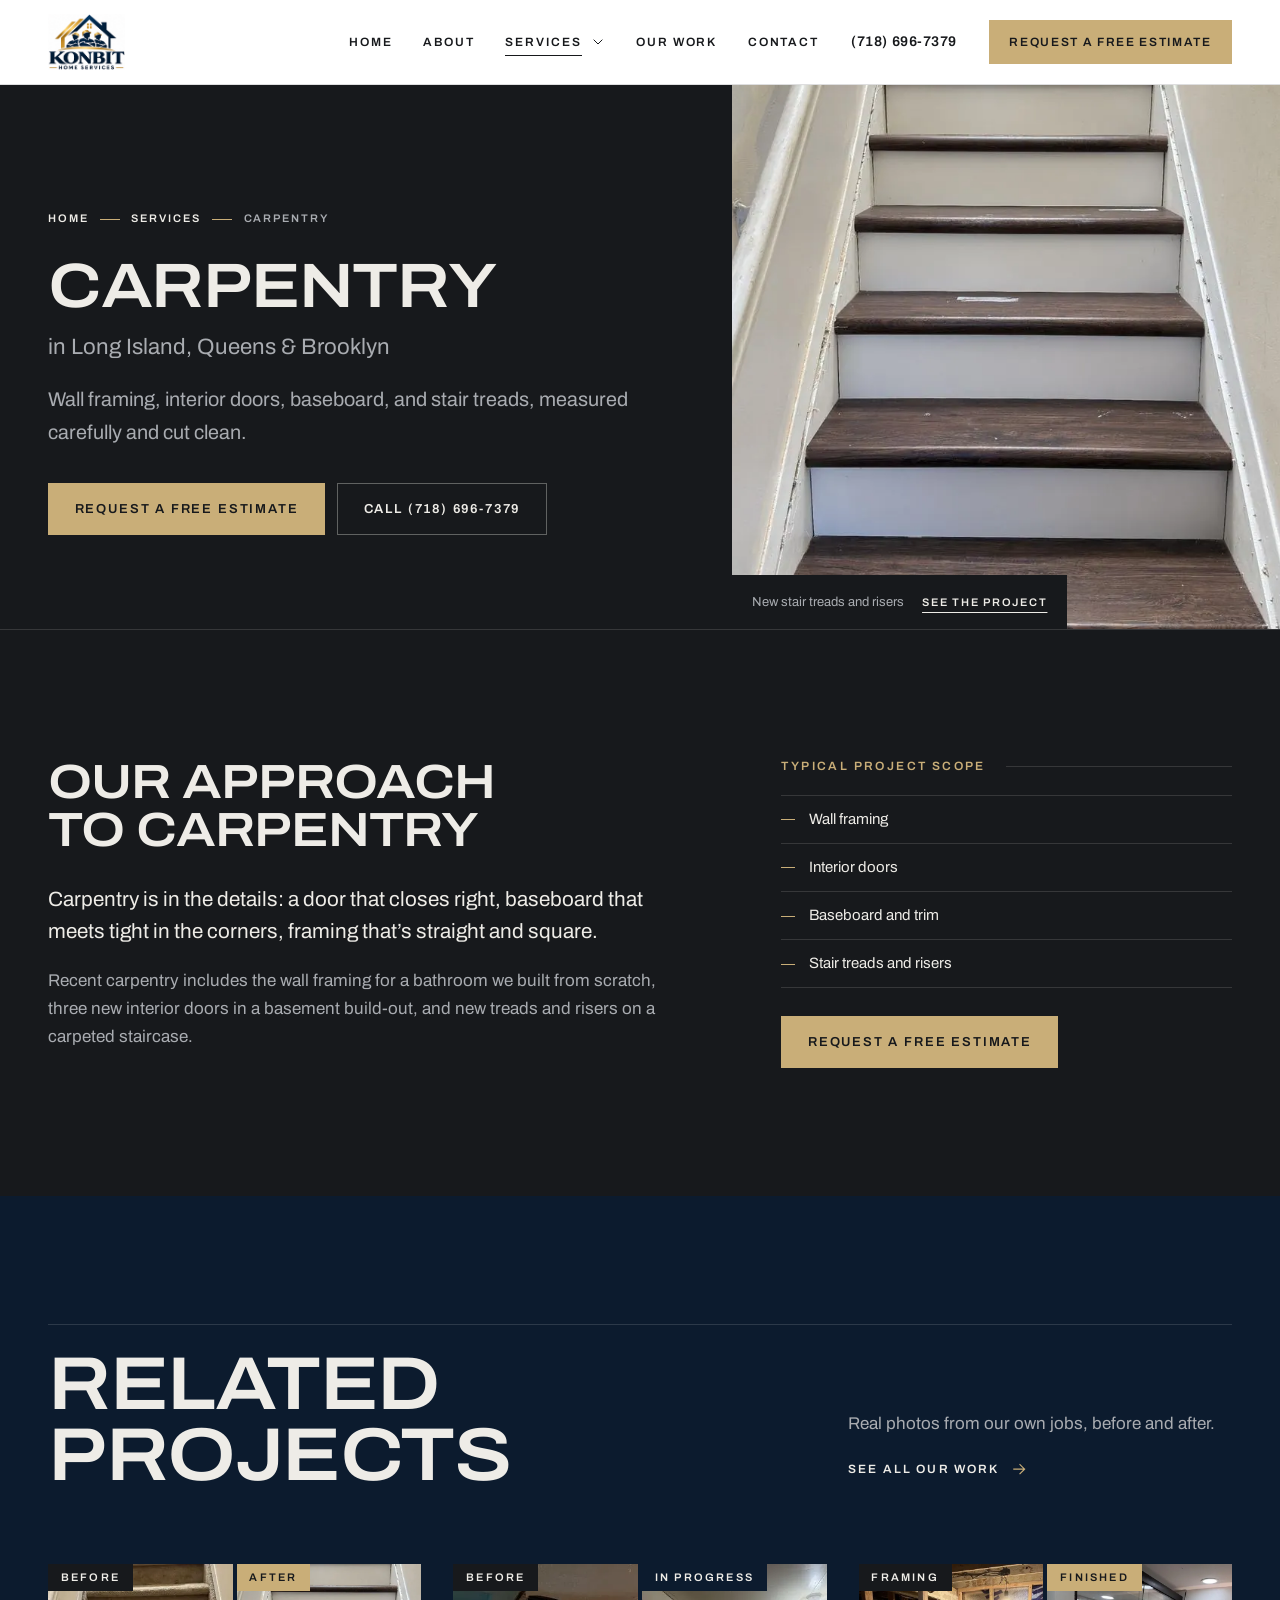
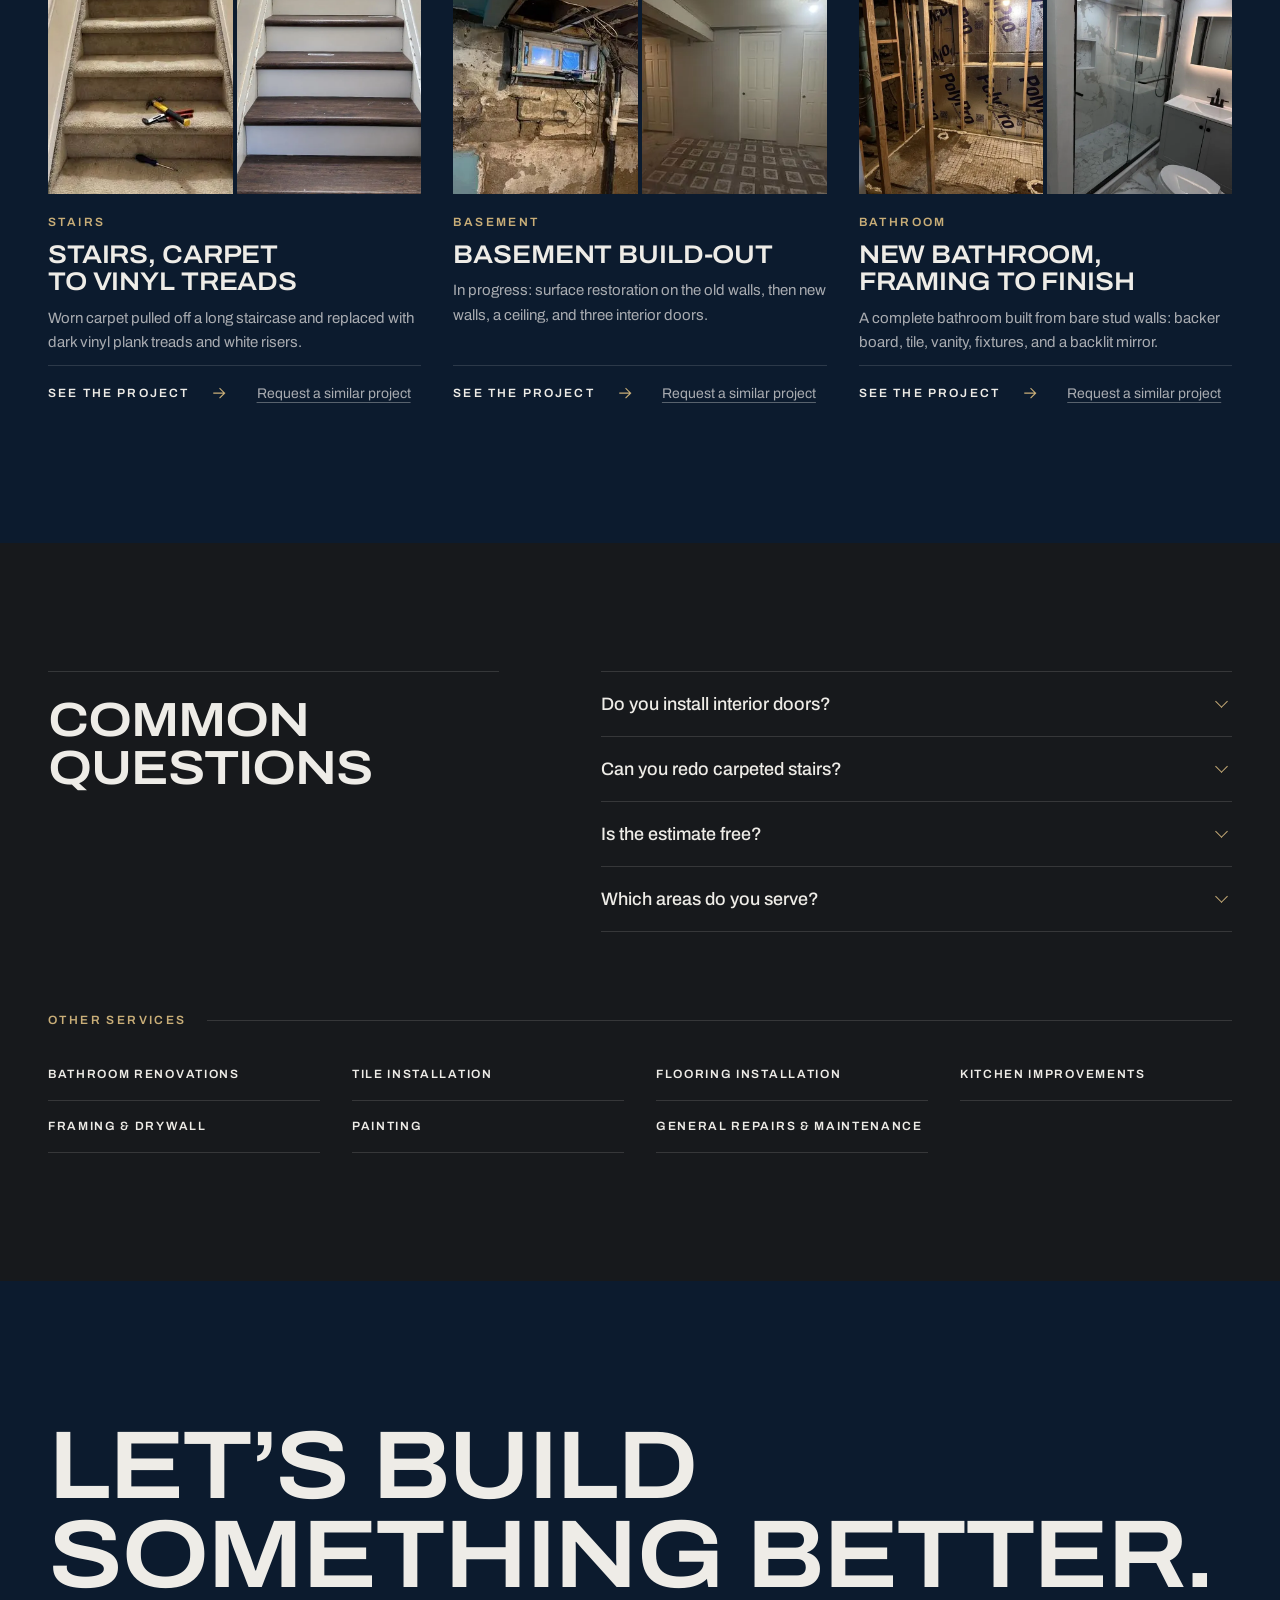
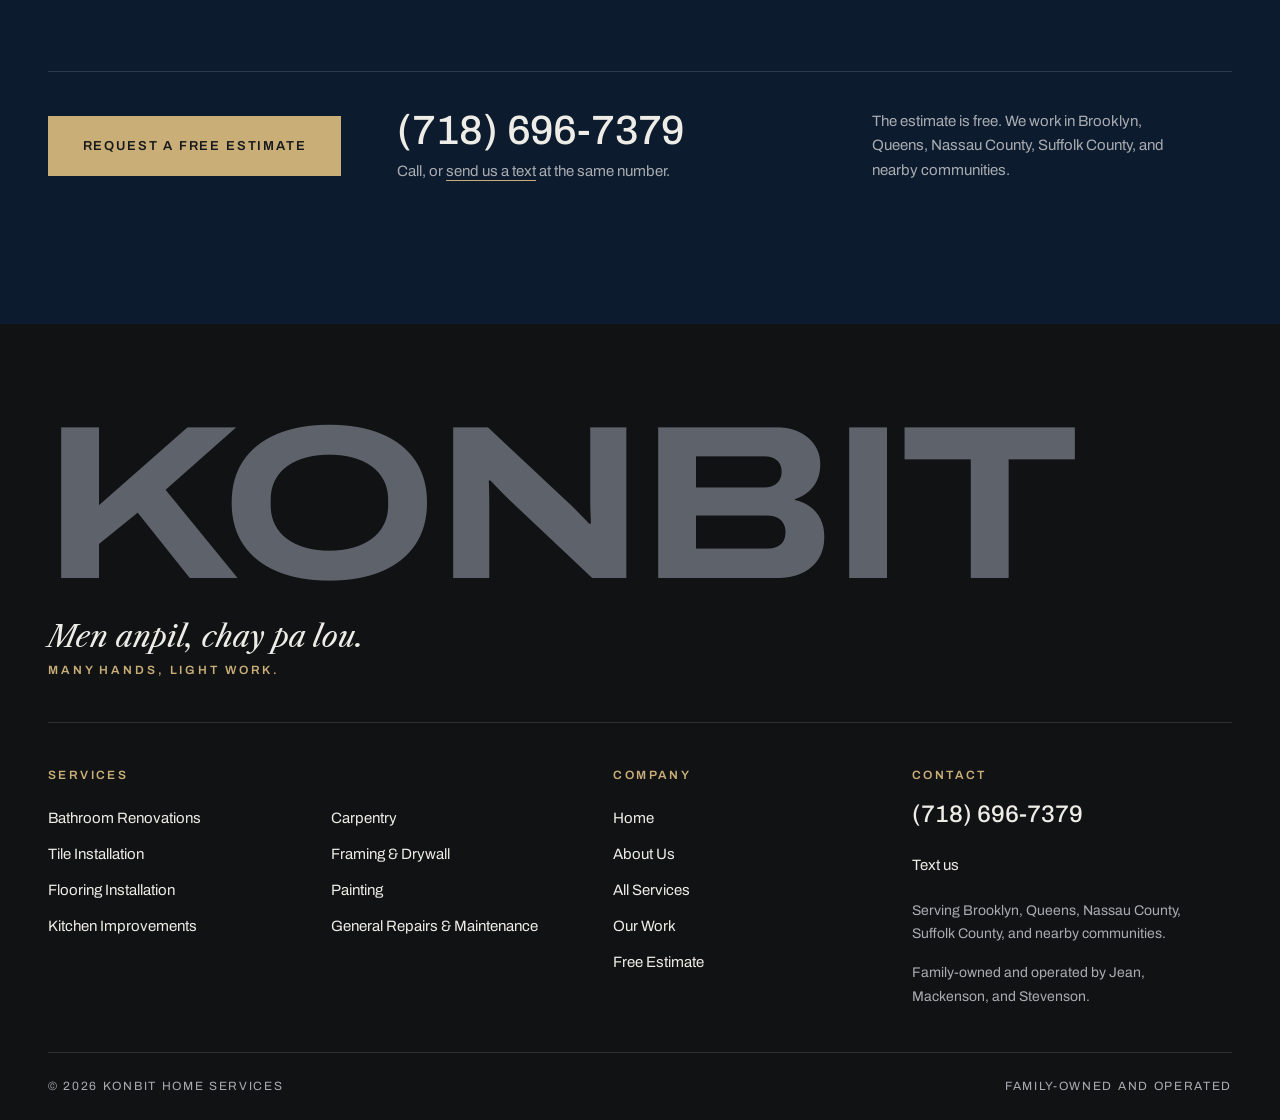
<file: carpentry.html>
<!doctype html>
<html lang="en">
<head>
<meta charset="utf-8">
<meta name="viewport" content="width=device-width, initial-scale=1, viewport-fit=cover">
<script>if(/\.html$/.test(location.pathname)&&history.replaceState)history.replaceState(null,'',location.pathname.replace(/(index)?\.html$/,'')+location.search+location.hash)</script>
<title>Carpentry &amp; Trim Work in Long Island, Queens &amp; Brooklyn | Konbit Home Services</title>
<meta name="description" content="Wall framing, interior doors, baseboard and trim, and stair treads from a family-owned crew in Long Island, Queens, and Brooklyn. Free estimates.">
<link rel="canonical" href="https://konbithomeservices.com/carpentry">
<script type="application/ld+json">{
  "@context": "https://schema.org",
  "@type": "Service",
  "name": "Carpentry",
  "serviceType": "Carpentry",
  "url": "https://konbithomeservices.com/carpentry",
  "description": "Wall framing, interior doors, baseboard and trim, and stair treads from a family-owned crew in Long Island, Queens, and Brooklyn. Free estimates.",
  "provider": {
    "@type": "HomeAndConstructionBusiness",
    "@id": "https://konbithomeservices.com/#business",
    "name": "Konbit Home Services",
    "url": "https://konbithomeservices.com/",
    "telephone": "+1-718-696-7379"
  },
  "areaServed": [
    {
      "@type": "AdministrativeArea",
      "name": "Brooklyn, NY"
    },
    {
      "@type": "AdministrativeArea",
      "name": "Queens, NY"
    },
    {
      "@type": "AdministrativeArea",
      "name": "Nassau County, NY"
    },
    {
      "@type": "AdministrativeArea",
      "name": "Suffolk County, NY"
    }
  ]
}</script>
<script type="application/ld+json">{
  "@context": "https://schema.org",
  "@type": "BreadcrumbList",
  "itemListElement": [
    {
      "@type": "ListItem",
      "position": 1,
      "name": "Home",
      "item": "https://konbithomeservices.com/"
    },
    {
      "@type": "ListItem",
      "position": 2,
      "name": "Services",
      "item": "https://konbithomeservices.com/services"
    },
    {
      "@type": "ListItem",
      "position": 3,
      "name": "Carpentry",
      "item": "https://konbithomeservices.com/carpentry"
    }
  ]
}</script>
<link rel="preload" href="fonts/archivo-latin-wdth-normal.woff2" as="font" type="font/woff2" crossorigin>
<meta name="theme-color" content="#FFFFFF">
<link rel="icon" href="favicon.ico" sizes="any">
<link rel="icon" type="image/png" sizes="32x32" href="favicon-32.png">
<link rel="apple-touch-icon" href="apple-touch-icon.png">
<meta property="og:type" content="website">
<meta property="og:site_name" content="Konbit Home Services">
<meta property="og:title" content="Carpentry in Long Island, Queens &amp; Brooklyn">
<meta property="og:description" content="Wall framing, interior doors, baseboard and trim, and stair treads from a family-owned crew in Long Island, Queens, and Brooklyn. Free estimates.">
<meta property="og:url" content="https://konbithomeservices.com/carpentry">
<meta property="og:image" content="https://konbithomeservices.com/img/og-image.jpg">
<meta property="og:image:width" content="1200">
<meta property="og:image:height" content="630">
<meta property="og:image:alt" content="The Konbit Home Services logo">
<meta name="twitter:card" content="summary_large_image">
<link rel="stylesheet" href="styles.css">
</head>
<body>
<svg width="0" height="0" style="position:absolute" aria-hidden="true" focusable="false">
  <defs>
    <symbol id="i-phone" viewBox="0 0 24 24"><path d="M6.5 3.5h3l1.5 4.5-2 1.3a11 11 0 0 0 5.7 5.7l1.3-2 4.5 1.5v3a2 2 0 0 1-2.2 2A16.5 16.5 0 0 1 4.5 5.7a2 2 0 0 1 2-2.2z"/></symbol>
    <symbol id="i-pin" viewBox="0 0 24 24"><path d="M12 21s-6.5-5.6-6.5-11a6.5 6.5 0 0 1 13 0c0 5.4-6.5 11-6.5 11z"/><circle cx="12" cy="10" r="2.4"/></symbol>
    <symbol id="i-menu" viewBox="0 0 24 24"><path d="M4 7h16M4 12h16M4 17h16"/></symbol>
    <symbol id="i-close" viewBox="0 0 24 24"><path d="M6 6l12 12M18 6L6 18"/></symbol>
    <symbol id="i-chevron" viewBox="0 0 24 24"><path d="M6 9l6 6 6-6"/></symbol>
    <symbol id="i-arrow" viewBox="0 0 24 24"><path d="M5 12h14M13 6l6 6-6 6"/></symbol>
    <symbol id="i-copy" viewBox="0 0 24 24"><rect x="9" y="9" width="11" height="11" rx="2"/><path d="M5 15V6a2 2 0 0 1 2-2h8"/></symbol>
    <symbol id="i-message" viewBox="0 0 24 24"><path d="M4 5h16v11H10l-5 4v-4H4z"/></symbol>
    <symbol id="i-bath" viewBox="0 0 24 24"><path d="M3 12h18v2.5A5.5 5.5 0 0 1 15.5 20h-7A5.5 5.5 0 0 1 3 14.5z"/><path d="M6 12V6.2a2.2 2.2 0 0 1 4.2-.9"/><path d="M7 20l-1 2M17 20l1 2"/></symbol>
    <symbol id="i-tile" viewBox="0 0 24 24"><rect x="3.5" y="3.5" width="17" height="17" rx="1"/><path d="M3.5 9.2h17M3.5 14.8h17M9.2 3.5v17M14.8 3.5v17"/></symbol>
    <symbol id="i-floor" viewBox="0 0 24 24"><rect x="3" y="4" width="18" height="16" rx="1"/><path d="M3 9.3h18M3 14.7h18M10 4v5.3M15 9.3v5.4M8 14.7V20"/></symbol>
    <symbol id="i-kitchen" viewBox="0 0 24 24"><rect x="3.5" y="3.5" width="17" height="17" rx="1"/><path d="M3.5 11h17M12 3.5v17M9.5 6.5v2M14.5 6.5v2M9.5 14v2M14.5 14v2"/></symbol>
    <symbol id="i-square" viewBox="0 0 24 24"><path d="M4 3.5h4v13h13v4H4z"/><path d="M6 7h2M6 10.5h2M6 14h2M11 18.5v2M14.5 18.5v2M18 18.5v2"/></symbol>
    <symbol id="i-studs" viewBox="0 0 24 24"><path d="M3 5h18M3 19h18M5 5v14M10 5v14M14 5v14M19 5v14"/></symbol>
    <symbol id="i-roller" viewBox="0 0 24 24"><rect x="3" y="4" width="14" height="5" rx="1"/><path d="M17 6.5h2.5a1 1 0 0 1 1 1V11a1 1 0 0 1-1 1H12v3"/><rect x="10.5" y="15" width="3" height="6" rx="1"/></symbol>
    <symbol id="i-toolbox" viewBox="0 0 24 24"><rect x="3" y="8" width="18" height="12" rx="1.5"/><path d="M9 8V5.5A1.5 1.5 0 0 1 10.5 4h3A1.5 1.5 0 0 1 15 5.5V8M3 13h18M10.5 13v2h3v-2"/></symbol>
    <symbol id="i-family" viewBox="0 0 24 24"><circle cx="6.5" cy="8.5" r="2.4"/><circle cx="17.5" cy="8.5" r="2.4"/><circle cx="12" cy="7" r="2.7"/><path d="M2.5 19a4.2 4.2 0 0 1 6.6-3.4M21.5 19a4.2 4.2 0 0 0-6.6-3.4M7 20a5 5 0 0 1 10 0"/></symbol>
    <symbol id="i-award" viewBox="0 0 24 24"><circle cx="12" cy="9" r="5.5"/><path d="M9.2 13.8L8 21l4-2.2 4 2.2-1.2-7.2"/></symbol>
    <symbol id="i-chat" viewBox="0 0 24 24"><path d="M4 5h16v11H10l-5 4v-4H4z"/><path d="M8.5 10.5h.01M12 10.5h.01M15.5 10.5h.01"/></symbol>
    <symbol id="i-home" viewBox="0 0 24 24"><path d="M3.5 11L12 4l8.5 7"/><path d="M5.5 9.5V20h13V9.5"/><path d="M10 20v-5.5h4V20"/></symbol>
    <symbol id="i-chev-left" viewBox="0 0 24 24"><path d="M15 6l-6 6 6 6"/></symbol>
    <symbol id="i-chev-right" viewBox="0 0 24 24"><path d="M9 6l6 6-6 6"/></symbol>
    <symbol id="i-expand" viewBox="0 0 24 24"><path d="M14 4h6v6M10 20H4v-6M20 4l-6.5 6.5M4 20l6.5-6.5"/></symbol>
    <symbol id="i-camera" viewBox="0 0 24 24"><path d="M3.5 8.6 15.2 5.4l1.5 5.4L5 14z"/><path d="M3.5 8.6 2 9.2l1.4 5.4L5 14"/><path d="M12.6 11.5l1.2 4.3h5.6"/><path d="M19.4 13.3v5"/><circle cx="7.4" cy="10.7" r=".4"/></symbol>
    <symbol id="i-check" viewBox="0 0 24 24"><path d="M5 12.5l4.5 4.5L19 7.5"/></symbol>
    <symbol id="i-mail" viewBox="0 0 24 24"><rect x="3.5" y="5.5" width="17" height="13" rx="1.5"/><path d="M4 7l8 6 8-6"/></symbol>
    <symbol id="i-lock" viewBox="0 0 24 24"><rect x="5" y="10.5" width="14" height="10" rx="1.5"/><path d="M8.5 10.5V7.5a3.5 3.5 0 0 1 7 0v3"/></symbol>
  </defs>
</svg>

<a class="skip-link" href="#main">Skip to content</a>

<header class="site-header" data-menu="closed">
  <div class="wrap header-inner">
    <a class="brand" href="/">
      <img src="img/konbit-logo.png" alt="Konbit Home Services home" width="330" height="240">
    </a>
    <nav class="nav-panel" id="site-nav" aria-label="Main">
      <ul class="nav-list">
        <li><a class="nav-link" href="/">Home</a></li>
        <li><a class="nav-link" href="/about">About</a></li>
        <li class="nav-dropdown">
          <button class="nav-link nav-dropdown-btn is-current" id="services-toggle" type="button" aria-expanded="false" aria-controls="services-menu">
            Services <svg class="icon icon-sm" aria-hidden="true"><use href="#i-chevron"></use></svg>
          </button>
          <ul class="dropdown-panel" id="services-menu" hidden>
              <li><a href="/bathroom-renovations">Bathroom Renovations</a></li>
              <li><a href="/tile-installation">Tile Installation</a></li>
              <li><a href="/flooring-installation">Flooring Installation</a></li>
              <li><a href="/kitchen-improvements">Kitchen Improvements</a></li>
              <li><a href="/carpentry" aria-current="page">Carpentry</a></li>
              <li><a href="/framing-drywall">Framing &amp; Drywall</a></li>
              <li><a href="/painting">Painting</a></li>
              <li><a href="/home-repairs">General Repairs &amp; Maintenance</a></li>
            <li class="dropdown-all"><a href="/services">See all services</a></li>
          </ul>
        </li>
        <li><a class="nav-link" href="/our-work">Our Work</a></li>
        <li><a class="nav-link" href="/contact">Contact</a></li>
      </ul>
      <a class="nav-phone" href="tel:+17186967379">(718) 696-7379</a>
      <a class="btn btn-gold nav-cta" href="/contact">Request a Free Estimate</a>
      <a class="btn btn-outline nav-call" href="tel:+17186967379">Call (718) 696-7379</a>
    </nav>
    <button class="menu-toggle" id="menu-toggle" type="button" aria-expanded="false" aria-controls="site-nav">
      <span class="burger" aria-hidden="true"><span></span><span></span><span></span></span>
      <span class="menu-label">Menu</span>
    </button>
  </div>
</header>
<div class="menu-scrim" id="menu-scrim" hidden></div>

<main id="main">
  <section class="page-hero page-hero-split" aria-labelledby="page-title">
    <div class="page-hero-inner">
      <nav class="crumbs" aria-label="Breadcrumb"><ol><li><a href="/">Home</a></li><li><a href="/services">Services</a></li><li><span aria-current="page">Carpentry</span></li></ol></nav>
      <h1 id="page-title" style="--fit: 7.2">Carpentry <span class="h1-place">in Long Island, Queens &amp; Brooklyn</span></h1>
      <p class="page-hero-lede">Wall framing, interior doors, baseboard, and stair treads, measured carefully and cut clean.</p>
      <div class="page-hero-actions"><a class="btn btn-gold" href="/contact?service=Carpentry">Request a Free Estimate</a><a class="btn btn-ghost" href="tel:+17186967379">Call (718) 696-7379</a></div>
    </div>
    <figure class="page-hero-photo"><picture><source type="image/webp" srcset="img/stairs-after-thumb-480.webp 480w, img/stairs-after-thumb-960.webp 960w" sizes="(min-width: 900px) 46vw, 100vw"><img src="img/stairs-after-thumb-960.jpg" srcset="img/stairs-after-thumb-480.jpg 480w, img/stairs-after-thumb-960.jpg 960w" sizes="(min-width: 900px) 46vw, 100vw" width="960" height="720" fetchpriority="high" alt="A staircase with new dark vinyl treads and white risers"></picture><figcaption><span>New stair treads and risers</span> <a href="/our-work#stairs">See the project</a></figcaption></figure>
  </section>

  <section class="section" aria-labelledby="approach-title">
    <div class="wrap">
      <div class="svc-detail">
        <div class="svc-detail-copy">
          <h2 class="sec-title is-small" id="approach-title">Our approach to carpentry</h2>
          <p>Carpentry is in the details: a door that closes right, baseboard that meets tight in the corners, framing that’s straight and square.</p>
          <p>Recent carpentry includes the wall framing for a bathroom we built from scratch, three new interior doors in a basement build-out, and new treads and risers on a carpeted staircase.</p>
        </div>
        <div class="svc-scope">
          <h2 class="label-line" id="scope-title">Typical project scope</h2>
          <ul class="svc-list" aria-labelledby="scope-title">
            <li>Wall framing</li>
            <li>Interior doors</li>
            <li>Baseboard and trim</li>
            <li>Stair treads and risers</li>
          </ul>
          <p class="svc-cta"><a class="btn btn-gold" href="/contact?service=Carpentry">Request a free estimate<span class="sr-only"> for carpentry</span></a></p>
        </div>
      </div>
    </div>
  </section>

  <section class="section section-navy" aria-labelledby="projects-title">
    <div class="wrap">
      <header class="sec-head">
        <h2 class="sec-title" id="projects-title">Related projects</h2>
        <div class="sec-aside">
          <p class="sec-intro">Real photos from our own jobs, before and after.</p>
          <a class="link-arrow" href="/our-work">See all our work<svg class="icon" aria-hidden="true"><use href="#i-arrow"></use></svg></a>
        </div>
      </header>
      <ul class="proj-grid proj-count-3">
        <li class="proj-card reveal">
          <div class="pc-pair"><span class="pc-shot"><picture><source type="image/webp" srcset="img/stairs-before-thumb-480.webp 480w, img/stairs-before-thumb-960.webp 960w" sizes="(min-width: 1000px) 16vw, (min-width: 640px) 24vw, 46vw"><img src="img/stairs-before-thumb-480.jpg" srcset="img/stairs-before-thumb-480.jpg 480w, img/stairs-before-thumb-960.jpg 960w" sizes="(min-width: 1000px) 16vw, (min-width: 640px) 24vw, 46vw" width="480" height="360" loading="lazy" alt="Before: a long, narrow staircase covered in worn beige carpet"></picture><span class="shot-tag">Before</span></span><span class="pc-shot"><picture><source type="image/webp" srcset="img/stairs-after-thumb-480.webp 480w, img/stairs-after-thumb-960.webp 960w" sizes="(min-width: 1000px) 16vw, (min-width: 640px) 24vw, 46vw"><img src="img/stairs-after-thumb-480.jpg" srcset="img/stairs-after-thumb-480.jpg 480w, img/stairs-after-thumb-960.jpg 960w" sizes="(min-width: 1000px) 16vw, (min-width: 640px) 24vw, 46vw" width="480" height="360" loading="lazy" alt="After: the same staircase with dark brown vinyl plank treads and white risers"></picture><span class="shot-tag is-after">After</span></span></div>
          <div class="pc-body">
            <p class="pc-cat">Stairs</p>
            <h3 class="pc-title"><a href="/our-work#stairs">Stairs, Carpet to Vinyl Treads</a></h3>
            <p class="pc-text">Worn carpet pulled off a long staircase and replaced with dark vinyl plank treads and white risers.</p>
            <p class="pc-links"><a class="pc-more" href="/our-work#stairs">See the project<span class="sr-only">: Stairs, Carpet to Vinyl Treads</span> <svg class="icon icon-sm" aria-hidden="true"><use href="#i-arrow"></use></svg></a><a class="pc-similar" href="/contact?service=Flooring%20Installation">Request a similar project<span class="sr-only">: Stairs, Carpet to Vinyl Treads</span></a></p>
          </div>
        </li>
        <li class="proj-card reveal">
          <div class="pc-pair"><span class="pc-shot"><picture><source type="image/webp" srcset="img/basement-before-480.webp 480w, img/basement-before-960.webp 960w" sizes="(min-width: 1000px) 16vw, (min-width: 640px) 24vw, 46vw"><img src="img/basement-before-480.jpg" srcset="img/basement-before-480.jpg 480w, img/basement-before-960.jpg 960w" sizes="(min-width: 1000px) 16vw, (min-width: 640px) 24vw, 46vw" width="480" height="360" loading="lazy" alt="Before: an old basement wall with a worn, patchy surface, peeling paint, and exposed pipes"></picture><span class="shot-tag">Before</span></span><span class="pc-shot"><picture><source type="image/webp" srcset="img/basement-progress-480.webp 480w, img/basement-progress-960.webp 960w" sizes="(min-width: 1000px) 16vw, (min-width: 640px) 24vw, 46vw"><img src="img/basement-progress-480.jpg" srcset="img/basement-progress-480.jpg 480w, img/basement-progress-960.jpg 960w" sizes="(min-width: 1000px) 16vw, (min-width: 640px) 24vw, 46vw" width="480" height="360" loading="lazy" alt="In progress: the basement with new drywall walls, a new ceiling, and three new white doors"></picture><span class="shot-tag is-progress">In progress</span></span></div>
          <div class="pc-body">
            <p class="pc-cat">Basement</p>
            <h3 class="pc-title"><a href="/our-work#basement">Basement Build-Out</a></h3>
            <p class="pc-text">In progress: surface restoration on the old walls, then new walls, a ceiling, and three interior doors.</p>
            <p class="pc-links"><a class="pc-more" href="/our-work#basement">See the project<span class="sr-only">: Basement Build-Out</span> <svg class="icon icon-sm" aria-hidden="true"><use href="#i-arrow"></use></svg></a><a class="pc-similar" href="/contact?service=Framing%20%26%20Drywall">Request a similar project<span class="sr-only">: Basement Build-Out</span></a></p>
          </div>
        </li>
        <li class="proj-card reveal">
          <div class="pc-pair"><span class="pc-shot"><picture><source type="image/webp" srcset="img/bath2-framing-960.webp 960w, img/bath2-framing-1600.webp 1600w" sizes="(min-width: 1000px) 16vw, (min-width: 640px) 24vw, 46vw"><img src="img/bath2-framing-960.jpg" srcset="img/bath2-framing-960.jpg 960w, img/bath2-framing-1600.jpg 1600w" sizes="(min-width: 1000px) 16vw, (min-width: 640px) 24vw, 46vw" width="960" height="720" loading="lazy" alt="Framing stage: new wood stud walls in front of foam board insulation, with pipes and wiring roughed in"></picture><span class="shot-tag">Framing</span></span><span class="pc-shot"><picture><source type="image/webp" srcset="img/bath2-finished-600.webp 600w, img/bath2-finished-1200.webp 1200w" sizes="(min-width: 1000px) 16vw, (min-width: 640px) 24vw, 46vw"><img src="img/bath2-finished-600.jpg" srcset="img/bath2-finished-600.jpg 600w, img/bath2-finished-1200.jpg 1200w" sizes="(min-width: 1000px) 16vw, (min-width: 640px) 24vw, 46vw" width="600" height="800" loading="lazy" alt="Finished bathroom: a walk-in shower with white marble-look tile and a sliding glass door, next to a gray vanity and a backlit mirror"></picture><span class="shot-tag is-after">Finished</span></span></div>
          <div class="pc-body">
            <p class="pc-cat">Bathroom</p>
            <h3 class="pc-title"><a href="/our-work#bath2">New Bathroom, Framing to Finish</a></h3>
            <p class="pc-text">A complete bathroom built from bare stud walls: backer board, tile, vanity, fixtures, and a backlit mirror.</p>
            <p class="pc-links"><a class="pc-more" href="/our-work#bath2">See the project<span class="sr-only">: New Bathroom, Framing to Finish</span> <svg class="icon icon-sm" aria-hidden="true"><use href="#i-arrow"></use></svg></a><a class="pc-similar" href="/contact?service=Bathroom%20Renovations">Request a similar project<span class="sr-only">: New Bathroom, Framing to Finish</span></a></p>
          </div>
        </li>
      </ul>
    </div>
  </section>

  <section class="section" aria-labelledby="faq-title">
    <div class="wrap faq-layout">
      <header class="faq-head">
        <h2 class="sec-title is-small" id="faq-title">Common questions</h2>
      </header>
      <div class="faq-list">
        <details class="faq">
          <summary>Do you install interior doors?</summary>
          <p>Yes. In a basement build-out we’re working on now, we installed three new interior doors.</p>
        </details>
        <details class="faq">
          <summary>Can you redo carpeted stairs?</summary>
          <p>Yes. We replaced worn carpet on a staircase with vinyl plank treads and white risers.</p>
        </details>
        <details class="faq">
          <summary>Is the estimate free?</summary>
          <p>Yes. Send us a request online or call or text (718) 696-7379, and we’ll set up your free estimate.</p>
        </details>
        <details class="faq">
          <summary>Which areas do you serve?</summary>
          <p>Brooklyn, Queens, and Long Island, including Nassau County and Suffolk County, plus nearby communities. If you’re not sure we cover your area, ask us.</p>
        </details>
      </div>
      <div class="other-services">
        <h2 class="label-line" id="other-title">Other services</h2>
        <nav class="index-nav" aria-labelledby="other-title">
          <a href="/bathroom-renovations">Bathroom Renovations</a>
          <a href="/tile-installation">Tile Installation</a>
          <a href="/flooring-installation">Flooring Installation</a>
          <a href="/kitchen-improvements">Kitchen Improvements</a>
          <a href="/framing-drywall">Framing &amp; Drywall</a>
          <a href="/painting">Painting</a>
          <a href="/home-repairs">General Repairs &amp; Maintenance</a>
        </nav>
      </div>
    </div>
  </section>

  <section class="contact-band" aria-labelledby="cta-title">
    <div class="wrap">
      <h2 class="contact-band-title" id="cta-title">Let’s build something better.</h2>
      <div class="contact-band-row">
        <a class="btn btn-gold btn-lg" href="/contact?service=Carpentry">Request a Free Estimate</a>
        <div class="contact-band-phone">
          <a class="contact-band-number" href="tel:+17186967379">(718) 696-7379</a>
          <p>Call, or <a href="sms:+17186967379">send us a text</a> at the same number.</p>
        </div>
        <p class="contact-band-area">The estimate is free. We work in Brooklyn, Queens, Nassau County, Suffolk County, and nearby communities.</p>
      </div>
    </div>
  </section>
</main>

<footer class="site-footer">
  <div class="wrap">
    <div class="footer-top">
      <p class="footer-mark" aria-hidden="true">Konbit</p>
      <div class="footer-motto">
        <p class="footer-kreyol" lang="ht">Men anpil, chay pa lou.</p>
        <p class="footer-en">Many hands, light work.</p>
      </div>
    </div>
    <div class="footer-cols">
      <nav class="footer-col footer-col-wide" aria-labelledby="footer-services">
        <h2 class="footer-heading" id="footer-services">Services</h2>
        <ul>
          <li><a href="/bathroom-renovations">Bathroom Renovations</a></li>
          <li><a href="/tile-installation">Tile Installation</a></li>
          <li><a href="/flooring-installation">Flooring Installation</a></li>
          <li><a href="/kitchen-improvements">Kitchen Improvements</a></li>
          <li><a href="/carpentry">Carpentry</a></li>
          <li><a href="/framing-drywall">Framing &amp; Drywall</a></li>
          <li><a href="/painting">Painting</a></li>
          <li><a href="/home-repairs">General Repairs &amp; Maintenance</a></li>
        </ul>
      </nav>
      <nav class="footer-col" aria-labelledby="footer-company">
        <h2 class="footer-heading" id="footer-company">Company</h2>
        <ul>
          <li><a href="/">Home</a></li>
          <li><a href="/about">About Us</a></li>
          <li><a href="/services">All Services</a></li>
          <li><a href="/our-work">Our Work</a></li>
          <li><a href="/contact">Free Estimate</a></li>
        </ul>
      </nav>
      <div class="footer-col">
        <h2 class="footer-heading">Contact</h2>
        <p class="footer-phone"><a href="tel:+17186967379">(718) 696-7379</a></p>
        <p class="footer-text"><a href="sms:+17186967379">Text us</a></p>
        <p class="footer-note">Serving Brooklyn, Queens, Nassau County, Suffolk County, and nearby communities.</p>
        <p class="footer-note">Family-owned and operated by Jean, Mackenson, and Stevenson.</p>
      </div>
    </div>
    <p class="footer-bottom"><span>© <span id="year">2026</span> Konbit Home Services</span><span>Family-owned and operated</span></p>
  </div>
</footer>
<div class="action-bar" id="action-bar">
  <a class="btn btn-outline" href="tel:+17186967379">Call</a>
  <a class="btn btn-gold" href="/contact">Free Estimate</a>
</div>

<script src="site.js"></script>
</body>
</html>
</file>
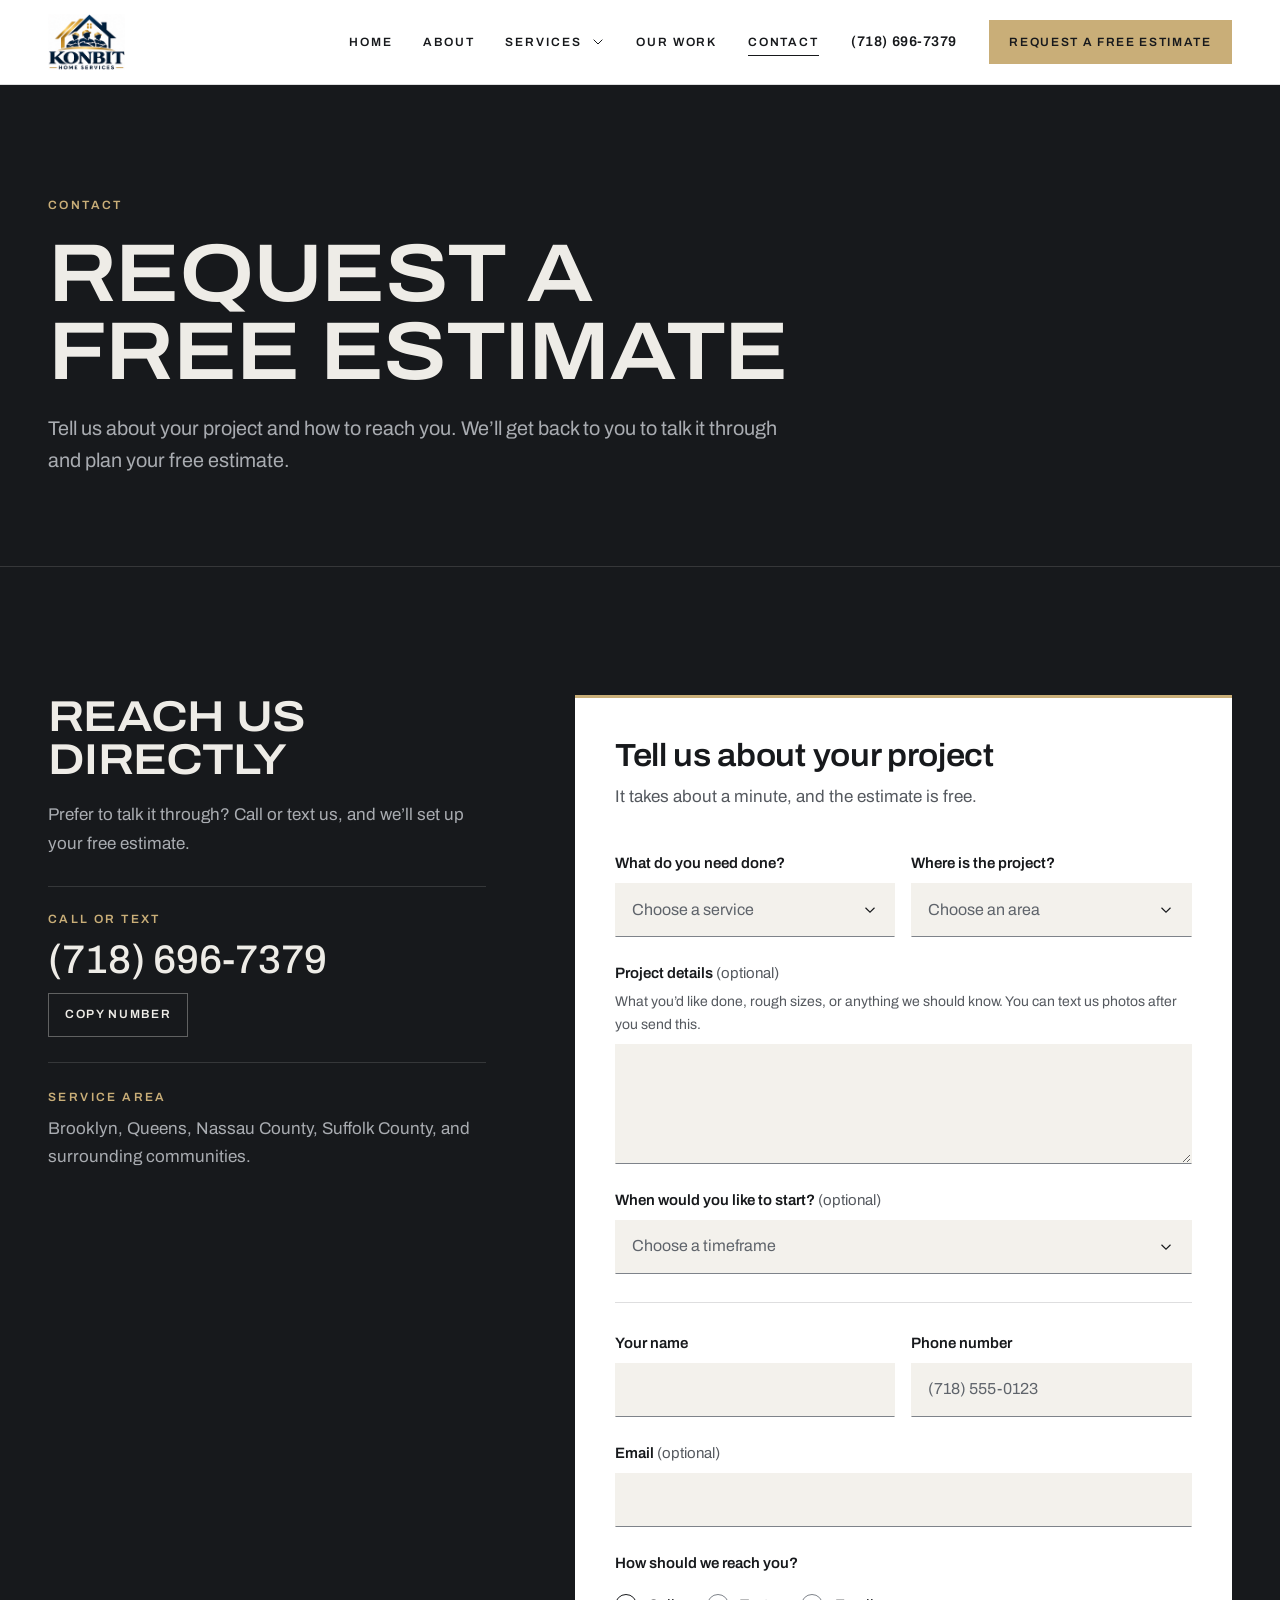
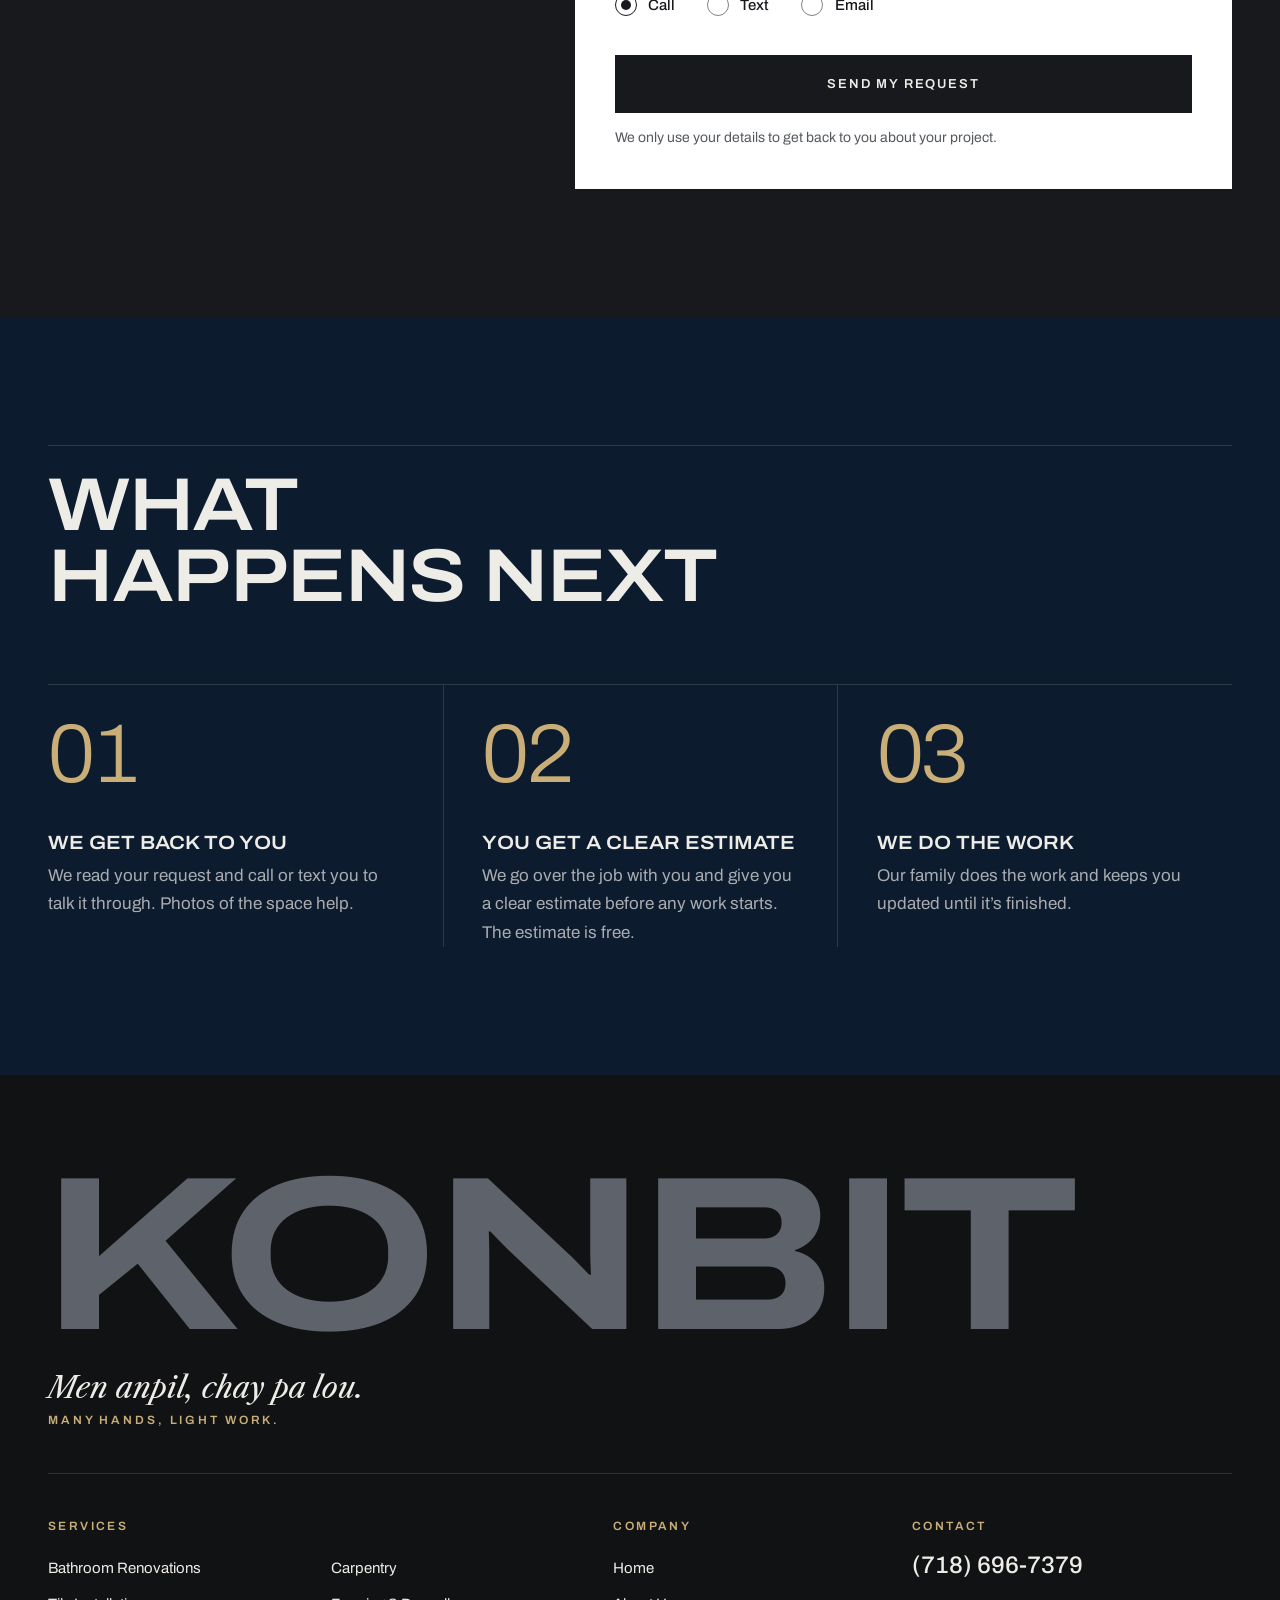
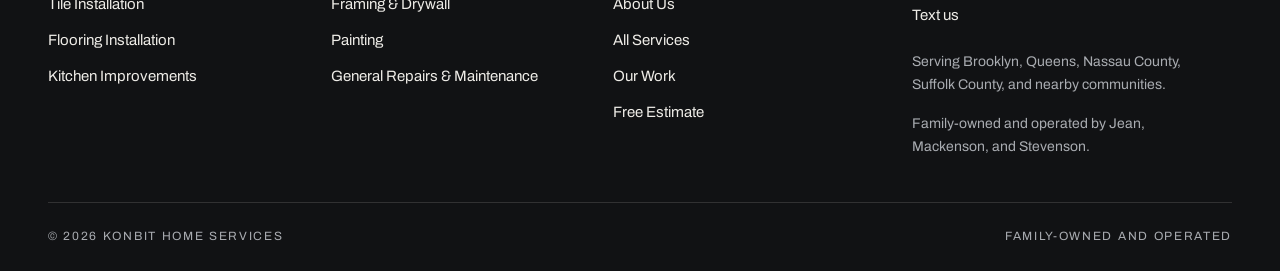
<file: contact.html>
<!doctype html>
<html lang="en">
<head>
<meta charset="utf-8">
<meta name="viewport" content="width=device-width, initial-scale=1, viewport-fit=cover">
<script>if(/\.html$/.test(location.pathname)&&history.replaceState)history.replaceState(null,'',location.pathname.replace(/(index)?\.html$/,'')+location.search+location.hash)</script>
<title>Request a Free Estimate | Konbit Home Services</title>
<meta name="description" content="Tell us about your project and request a free estimate from Konbit Home Services, serving Long Island, Queens, and Brooklyn. Or call or text (718) 696-7379.">
<link rel="canonical" href="https://konbithomeservices.com/contact">
<link rel="preload" href="fonts/archivo-latin-wdth-normal.woff2" as="font" type="font/woff2" crossorigin>
<meta name="theme-color" content="#FFFFFF">
<link rel="icon" href="favicon.ico" sizes="any">
<link rel="icon" type="image/png" sizes="32x32" href="favicon-32.png">
<link rel="apple-touch-icon" href="apple-touch-icon.png">
<meta property="og:type" content="website">
<meta property="og:site_name" content="Konbit Home Services">
<meta property="og:title" content="Request a Free Estimate | Konbit Home Services">
<meta property="og:description" content="Tell us about your project and request a free estimate from Konbit Home Services, serving Long Island, Queens, and Brooklyn. Or call or text (718) 696-7379.">
<meta property="og:url" content="https://konbithomeservices.com/contact">
<meta property="og:image" content="https://konbithomeservices.com/img/og-image.jpg">
<meta property="og:image:width" content="1200">
<meta property="og:image:height" content="630">
<meta property="og:image:alt" content="The Konbit Home Services logo">
<meta name="twitter:card" content="summary_large_image">
<link rel="stylesheet" href="styles.css">
</head>
<body>
<svg width="0" height="0" style="position:absolute" aria-hidden="true" focusable="false">
  <defs>
    <symbol id="i-phone" viewBox="0 0 24 24"><path d="M6.5 3.5h3l1.5 4.5-2 1.3a11 11 0 0 0 5.7 5.7l1.3-2 4.5 1.5v3a2 2 0 0 1-2.2 2A16.5 16.5 0 0 1 4.5 5.7a2 2 0 0 1 2-2.2z"/></symbol>
    <symbol id="i-pin" viewBox="0 0 24 24"><path d="M12 21s-6.5-5.6-6.5-11a6.5 6.5 0 0 1 13 0c0 5.4-6.5 11-6.5 11z"/><circle cx="12" cy="10" r="2.4"/></symbol>
    <symbol id="i-menu" viewBox="0 0 24 24"><path d="M4 7h16M4 12h16M4 17h16"/></symbol>
    <symbol id="i-close" viewBox="0 0 24 24"><path d="M6 6l12 12M18 6L6 18"/></symbol>
    <symbol id="i-chevron" viewBox="0 0 24 24"><path d="M6 9l6 6 6-6"/></symbol>
    <symbol id="i-arrow" viewBox="0 0 24 24"><path d="M5 12h14M13 6l6 6-6 6"/></symbol>
    <symbol id="i-copy" viewBox="0 0 24 24"><rect x="9" y="9" width="11" height="11" rx="2"/><path d="M5 15V6a2 2 0 0 1 2-2h8"/></symbol>
    <symbol id="i-message" viewBox="0 0 24 24"><path d="M4 5h16v11H10l-5 4v-4H4z"/></symbol>
    <symbol id="i-bath" viewBox="0 0 24 24"><path d="M3 12h18v2.5A5.5 5.5 0 0 1 15.5 20h-7A5.5 5.5 0 0 1 3 14.5z"/><path d="M6 12V6.2a2.2 2.2 0 0 1 4.2-.9"/><path d="M7 20l-1 2M17 20l1 2"/></symbol>
    <symbol id="i-tile" viewBox="0 0 24 24"><rect x="3.5" y="3.5" width="17" height="17" rx="1"/><path d="M3.5 9.2h17M3.5 14.8h17M9.2 3.5v17M14.8 3.5v17"/></symbol>
    <symbol id="i-floor" viewBox="0 0 24 24"><rect x="3" y="4" width="18" height="16" rx="1"/><path d="M3 9.3h18M3 14.7h18M10 4v5.3M15 9.3v5.4M8 14.7V20"/></symbol>
    <symbol id="i-kitchen" viewBox="0 0 24 24"><rect x="3.5" y="3.5" width="17" height="17" rx="1"/><path d="M3.5 11h17M12 3.5v17M9.5 6.5v2M14.5 6.5v2M9.5 14v2M14.5 14v2"/></symbol>
    <symbol id="i-square" viewBox="0 0 24 24"><path d="M4 3.5h4v13h13v4H4z"/><path d="M6 7h2M6 10.5h2M6 14h2M11 18.5v2M14.5 18.5v2M18 18.5v2"/></symbol>
    <symbol id="i-studs" viewBox="0 0 24 24"><path d="M3 5h18M3 19h18M5 5v14M10 5v14M14 5v14M19 5v14"/></symbol>
    <symbol id="i-roller" viewBox="0 0 24 24"><rect x="3" y="4" width="14" height="5" rx="1"/><path d="M17 6.5h2.5a1 1 0 0 1 1 1V11a1 1 0 0 1-1 1H12v3"/><rect x="10.5" y="15" width="3" height="6" rx="1"/></symbol>
    <symbol id="i-toolbox" viewBox="0 0 24 24"><rect x="3" y="8" width="18" height="12" rx="1.5"/><path d="M9 8V5.5A1.5 1.5 0 0 1 10.5 4h3A1.5 1.5 0 0 1 15 5.5V8M3 13h18M10.5 13v2h3v-2"/></symbol>
    <symbol id="i-family" viewBox="0 0 24 24"><circle cx="6.5" cy="8.5" r="2.4"/><circle cx="17.5" cy="8.5" r="2.4"/><circle cx="12" cy="7" r="2.7"/><path d="M2.5 19a4.2 4.2 0 0 1 6.6-3.4M21.5 19a4.2 4.2 0 0 0-6.6-3.4M7 20a5 5 0 0 1 10 0"/></symbol>
    <symbol id="i-award" viewBox="0 0 24 24"><circle cx="12" cy="9" r="5.5"/><path d="M9.2 13.8L8 21l4-2.2 4 2.2-1.2-7.2"/></symbol>
    <symbol id="i-chat" viewBox="0 0 24 24"><path d="M4 5h16v11H10l-5 4v-4H4z"/><path d="M8.5 10.5h.01M12 10.5h.01M15.5 10.5h.01"/></symbol>
    <symbol id="i-home" viewBox="0 0 24 24"><path d="M3.5 11L12 4l8.5 7"/><path d="M5.5 9.5V20h13V9.5"/><path d="M10 20v-5.5h4V20"/></symbol>
    <symbol id="i-chev-left" viewBox="0 0 24 24"><path d="M15 6l-6 6 6 6"/></symbol>
    <symbol id="i-chev-right" viewBox="0 0 24 24"><path d="M9 6l6 6-6 6"/></symbol>
    <symbol id="i-expand" viewBox="0 0 24 24"><path d="M14 4h6v6M10 20H4v-6M20 4l-6.5 6.5M4 20l6.5-6.5"/></symbol>
    <symbol id="i-camera" viewBox="0 0 24 24"><path d="M3.5 8.6 15.2 5.4l1.5 5.4L5 14z"/><path d="M3.5 8.6 2 9.2l1.4 5.4L5 14"/><path d="M12.6 11.5l1.2 4.3h5.6"/><path d="M19.4 13.3v5"/><circle cx="7.4" cy="10.7" r=".4"/></symbol>
    <symbol id="i-check" viewBox="0 0 24 24"><path d="M5 12.5l4.5 4.5L19 7.5"/></symbol>
    <symbol id="i-mail" viewBox="0 0 24 24"><rect x="3.5" y="5.5" width="17" height="13" rx="1.5"/><path d="M4 7l8 6 8-6"/></symbol>
    <symbol id="i-lock" viewBox="0 0 24 24"><rect x="5" y="10.5" width="14" height="10" rx="1.5"/><path d="M8.5 10.5V7.5a3.5 3.5 0 0 1 7 0v3"/></symbol>
  </defs>
</svg>

<a class="skip-link" href="#main">Skip to content</a>

<header class="site-header" data-menu="closed">
  <div class="wrap header-inner">
    <a class="brand" href="/">
      <img src="img/konbit-logo.png" alt="Konbit Home Services home" width="330" height="240">
    </a>
    <nav class="nav-panel" id="site-nav" aria-label="Main">
      <ul class="nav-list">
        <li><a class="nav-link" href="/">Home</a></li>
        <li><a class="nav-link" href="/about">About</a></li>
        <li class="nav-dropdown">
          <button class="nav-link nav-dropdown-btn" id="services-toggle" type="button" aria-expanded="false" aria-controls="services-menu">
            Services <svg class="icon icon-sm" aria-hidden="true"><use href="#i-chevron"></use></svg>
          </button>
          <ul class="dropdown-panel" id="services-menu" hidden>
              <li><a href="/bathroom-renovations">Bathroom Renovations</a></li>
              <li><a href="/tile-installation">Tile Installation</a></li>
              <li><a href="/flooring-installation">Flooring Installation</a></li>
              <li><a href="/kitchen-improvements">Kitchen Improvements</a></li>
              <li><a href="/carpentry">Carpentry</a></li>
              <li><a href="/framing-drywall">Framing &amp; Drywall</a></li>
              <li><a href="/painting">Painting</a></li>
              <li><a href="/home-repairs">General Repairs &amp; Maintenance</a></li>
            <li class="dropdown-all"><a href="/services">See all services</a></li>
          </ul>
        </li>
        <li><a class="nav-link" href="/our-work">Our Work</a></li>
        <li><a class="nav-link is-current" href="/contact" aria-current="page">Contact</a></li>
      </ul>
      <a class="nav-phone" href="tel:+17186967379">(718) 696-7379</a>
      <a class="btn btn-gold nav-cta" href="/contact">Request a Free Estimate</a>
      <a class="btn btn-outline nav-call" href="tel:+17186967379">Call (718) 696-7379</a>
    </nav>
    <button class="menu-toggle" id="menu-toggle" type="button" aria-expanded="false" aria-controls="site-nav">
      <span class="burger" aria-hidden="true"><span></span><span></span><span></span></span>
      <span class="menu-label">Menu</span>
    </button>
  </div>
</header>
<div class="menu-scrim" id="menu-scrim" hidden></div>

<main id="main">
  <section class="page-hero" aria-labelledby="page-title">
    <div class="page-hero-inner">
      <p class="eyebrow">Contact</p>
      <h1 id="page-title" style="--fit: 6.4">Request a Free Estimate</h1>
      <p class="page-hero-lede">Tell us about your project and how to reach you. We’ll get back to you to talk it through and plan your free estimate.</p>
    </div>
  </section>

  <section class="section estimate" id="estimate" aria-labelledby="estimate-title">
    <div class="wrap estimate-inner">
      <div class="estimate-info">
        <h2 id="estimate-title">Reach us directly</h2>
        <p>Prefer to talk it through? Call or text us, and we’ll set up your free estimate.</p>
        <div class="contact-card">
          <p class="contact-label">Call or text</p>
          <p class="contact-phone"><a id="contact-phone-number" href="tel:+17186967379">(718) 696-7379</a></p>
          <button class="btn btn-quiet" type="button" data-copy="(718) 696-7379" data-copy-target="contact-phone-number">
            <span class="btn-label">Copy number</span>
          </button>
          <div class="contact-divider" role="presentation"></div>
          <p class="contact-label">Service area</p>
          <p class="area-list">Brooklyn, Queens, Nassau County, Suffolk County, and surrounding communities.</p>
        </div>
      </div>

      <div class="estimate-panel" id="estimate-panel">
        <form class="form" id="estimate-form" action="https://api.web3forms.com/submit" method="POST" aria-labelledby="form-title" aria-describedby="form-intro">
          <input type="hidden" name="access_key" value="c00292ad-7f0f-4dfc-91b5-5df5871703ab">
          <input type="hidden" name="subject" value="New estimate request from konbithomeservices.com">
          <input type="hidden" name="from_name" value="Konbit Home Services website">
          <input type="checkbox" name="botcheck" tabindex="-1" autocomplete="off" style="display:none">

          <div class="form-head">
            <h2 class="form-title" id="form-title" tabindex="-1">Tell us about your project</h2>
            <p class="form-intro" id="form-intro">It takes about a minute, and the estimate is free.</p>
          </div>

          <div class="form-body">
            <div class="field-row">
              <div class="field">
                <label for="est-service">What do you need done?</label>
                <p class="field-error" id="est-service-error" hidden></p>
                <select id="est-service" name="service" required aria-describedby="est-service-error">
                  <option value="">Choose a service</option>
                  <option>Bathroom Renovations</option>
                  <option>Tile Installation</option>
                  <option>Flooring Installation</option>
                  <option>Kitchen Improvements</option>
                  <option>Carpentry</option>
                  <option>Framing &amp; Drywall</option>
                  <option>Painting</option>
                  <option>General Repairs &amp; Maintenance</option>
                  <option>Something else</option>
                </select>
              </div>
              <div class="field">
                <label for="est-area">Where is the project?</label>
                <p class="field-error" id="est-area-error" hidden></p>
                <select id="est-area" name="area" required aria-describedby="est-area-error">
                  <option value="">Choose an area</option>
                  <option>Brooklyn</option>
                  <option>Queens</option>
                  <option>Nassau County (Long Island)</option>
                  <option>Suffolk County (Long Island)</option>
                  <option>Another nearby area</option>
                </select>
              </div>
            </div>

            <div class="field">
              <label for="est-details">Project details <span class="optional">(optional)</span></label>
              <p class="field-hint" id="est-details-hint">What you’d like done, rough sizes, or anything we should know. You can text us photos after you send this.</p>
              <textarea id="est-details" name="details" rows="4" maxlength="1200" aria-describedby="est-details-hint"></textarea>
            </div>
            <div class="field">
              <label for="est-timeline">When would you like to start? <span class="optional">(optional)</span></label>
              <select id="est-timeline" name="timeline">
                <option value="">Choose a timeframe</option>
                <option>As soon as possible</option>
                <option>Within a month</option>
                <option>In 1 to 3 months</option>
                <option>Just planning for now</option>
              </select>
            </div>

            <hr class="form-split">

            <div class="field-row">
              <div class="field">
                <label for="est-name">Your name</label>
                <p class="field-error" id="est-name-error" hidden></p>
                <input id="est-name" name="name" type="text" autocomplete="name" required aria-describedby="est-name-error">
              </div>
              <div class="field">
                <label for="est-phone">Phone number</label>
                <p class="field-error" id="est-phone-error" hidden></p>
                <input id="est-phone" name="phone" type="tel" inputmode="tel" autocomplete="tel" required placeholder="(718) 555-0123" aria-describedby="est-phone-error">
              </div>
            </div>
            <div class="field">
              <label for="est-email">Email <span class="optional">(optional)</span></label>
              <p class="field-error" id="est-email-error" hidden></p>
              <input id="est-email" name="email" type="email" autocomplete="email" aria-describedby="est-email-error">
            </div>
            <fieldset class="field">
              <legend>How should we reach you?</legend>
              <div class="radio-row">
                <label class="radio" for="contact-call"><input type="radio" id="contact-call" name="contact" value="Call" checked>Call</label>
                <label class="radio" for="contact-text"><input type="radio" id="contact-text" name="contact" value="Text">Text</label>
                <label class="radio" for="contact-email"><input type="radio" id="contact-email" name="contact" value="Email">Email</label>
              </div>
            </fieldset>

            <div class="form-submit">
              <button class="btn btn-gold btn-block btn-send" id="estimate-send" type="submit">
                <span class="btn-spinner" aria-hidden="true"></span>
                <span class="btn-label">Send my request</span>
              </button>
              <p class="form-fine"><span>We only use your details to get back to you about your project.</span></p>
            </div>
            <p class="sr-only" id="form-live" aria-live="polite"></p>
          </div>
        </form>

        <div class="result" id="estimate-sent" hidden>
          <span class="sent-mark" aria-hidden="true"><svg class="icon"><use href="#i-check"></use></svg></span>
          <h2 class="form-title" id="sent-title" tabindex="-1">Thank you. We got your request.</h2>
          <p class="result-help" id="sent-help">We’ll be in touch soon to talk it through and set up your free estimate.</p>
          <p class="result-help">Have photos of the space? <a href="sms:+17186967379">Text them to (718)&nbsp;696-7379</a>.</p>
          <p class="result-call">Need us sooner? Call or text <a href="tel:+17186967379">(718) 696-7379</a></p>
          <button class="link-btn" id="sent-again" type="button">Send another request</button>
        </div>

        <div class="result" id="estimate-result" hidden>
          <h2 class="form-title" id="result-title" tabindex="-1">Let’s send it by text instead</h2>
          <p class="result-help">We couldn’t send your request online just now, but nothing is lost. Tap <strong>Send by text</strong> to open your messages app with everything filled in, then press send. If it doesn’t open, copy your request and text it to (718)&nbsp;696-7379.</p>
          <pre class="result-preview" id="result-preview"></pre>
          <div class="result-actions">
            <a class="btn btn-gold" id="result-sms" href="sms:+17186967379">Send by text</a>
            <button class="btn btn-outline" id="result-copy" type="button">
              <span class="btn-label">Copy request</span>
            </button>
          </div>
          <p class="result-call">Prefer to call? <a href="tel:+17186967379">(718) 696-7379</a></p>
          <button class="link-btn" id="result-edit" type="button">Go back to the form</button>
        </div>
      </div>
    </div>
  </section>

  <section class="section section-navy" id="process" aria-labelledby="process-title">
    <div class="wrap">
      <header class="sec-head">
        <h2 class="sec-title" id="process-title">What happens next</h2>
      </header>
      <ol class="process">
        <li class="step">
          <span class="step-num" aria-hidden="true">01</span>
          <div class="step-body">
            <h3>We get back to you</h3>
            <p>We read your request and call or text you to talk it through. Photos of the space help.</p>
          </div>
        </li>
        <li class="step">
          <span class="step-num" aria-hidden="true">02</span>
          <div class="step-body">
            <h3>You get a clear estimate</h3>
            <p>We go over the job with you and give you a clear estimate before any work starts. The estimate is free.</p>
          </div>
        </li>
        <li class="step">
          <span class="step-num" aria-hidden="true">03</span>
          <div class="step-body">
            <h3>We do the work</h3>
            <p>Our family does the work and keeps you updated until it’s finished.</p>
          </div>
        </li>
      </ol>
    </div>
  </section>
</main>

<footer class="site-footer">
  <div class="wrap">
    <div class="footer-top">
      <p class="footer-mark" aria-hidden="true">Konbit</p>
      <div class="footer-motto">
        <p class="footer-kreyol" lang="ht">Men anpil, chay pa lou.</p>
        <p class="footer-en">Many hands, light work.</p>
      </div>
    </div>
    <div class="footer-cols">
      <nav class="footer-col footer-col-wide" aria-labelledby="footer-services">
        <h2 class="footer-heading" id="footer-services">Services</h2>
        <ul>
          <li><a href="/bathroom-renovations">Bathroom Renovations</a></li>
          <li><a href="/tile-installation">Tile Installation</a></li>
          <li><a href="/flooring-installation">Flooring Installation</a></li>
          <li><a href="/kitchen-improvements">Kitchen Improvements</a></li>
          <li><a href="/carpentry">Carpentry</a></li>
          <li><a href="/framing-drywall">Framing &amp; Drywall</a></li>
          <li><a href="/painting">Painting</a></li>
          <li><a href="/home-repairs">General Repairs &amp; Maintenance</a></li>
        </ul>
      </nav>
      <nav class="footer-col" aria-labelledby="footer-company">
        <h2 class="footer-heading" id="footer-company">Company</h2>
        <ul>
          <li><a href="/">Home</a></li>
          <li><a href="/about">About Us</a></li>
          <li><a href="/services">All Services</a></li>
          <li><a href="/our-work">Our Work</a></li>
          <li><a href="/contact">Free Estimate</a></li>
        </ul>
      </nav>
      <div class="footer-col">
        <h2 class="footer-heading">Contact</h2>
        <p class="footer-phone"><a href="tel:+17186967379">(718) 696-7379</a></p>
        <p class="footer-text"><a href="sms:+17186967379">Text us</a></p>
        <p class="footer-note">Serving Brooklyn, Queens, Nassau County, Suffolk County, and nearby communities.</p>
        <p class="footer-note">Family-owned and operated by Jean, Mackenson, and Stevenson.</p>
      </div>
    </div>
    <p class="footer-bottom"><span>© <span id="year">2026</span> Konbit Home Services</span><span>Family-owned and operated</span></p>
  </div>
</footer>
<div class="action-bar" id="action-bar">
  <a class="btn btn-outline" href="tel:+17186967379">Call</a>
  <a class="btn btn-gold" href="sms:+17186967379">Text us</a>
</div>

<script src="site.js"></script>
</body>
</html>
</file>
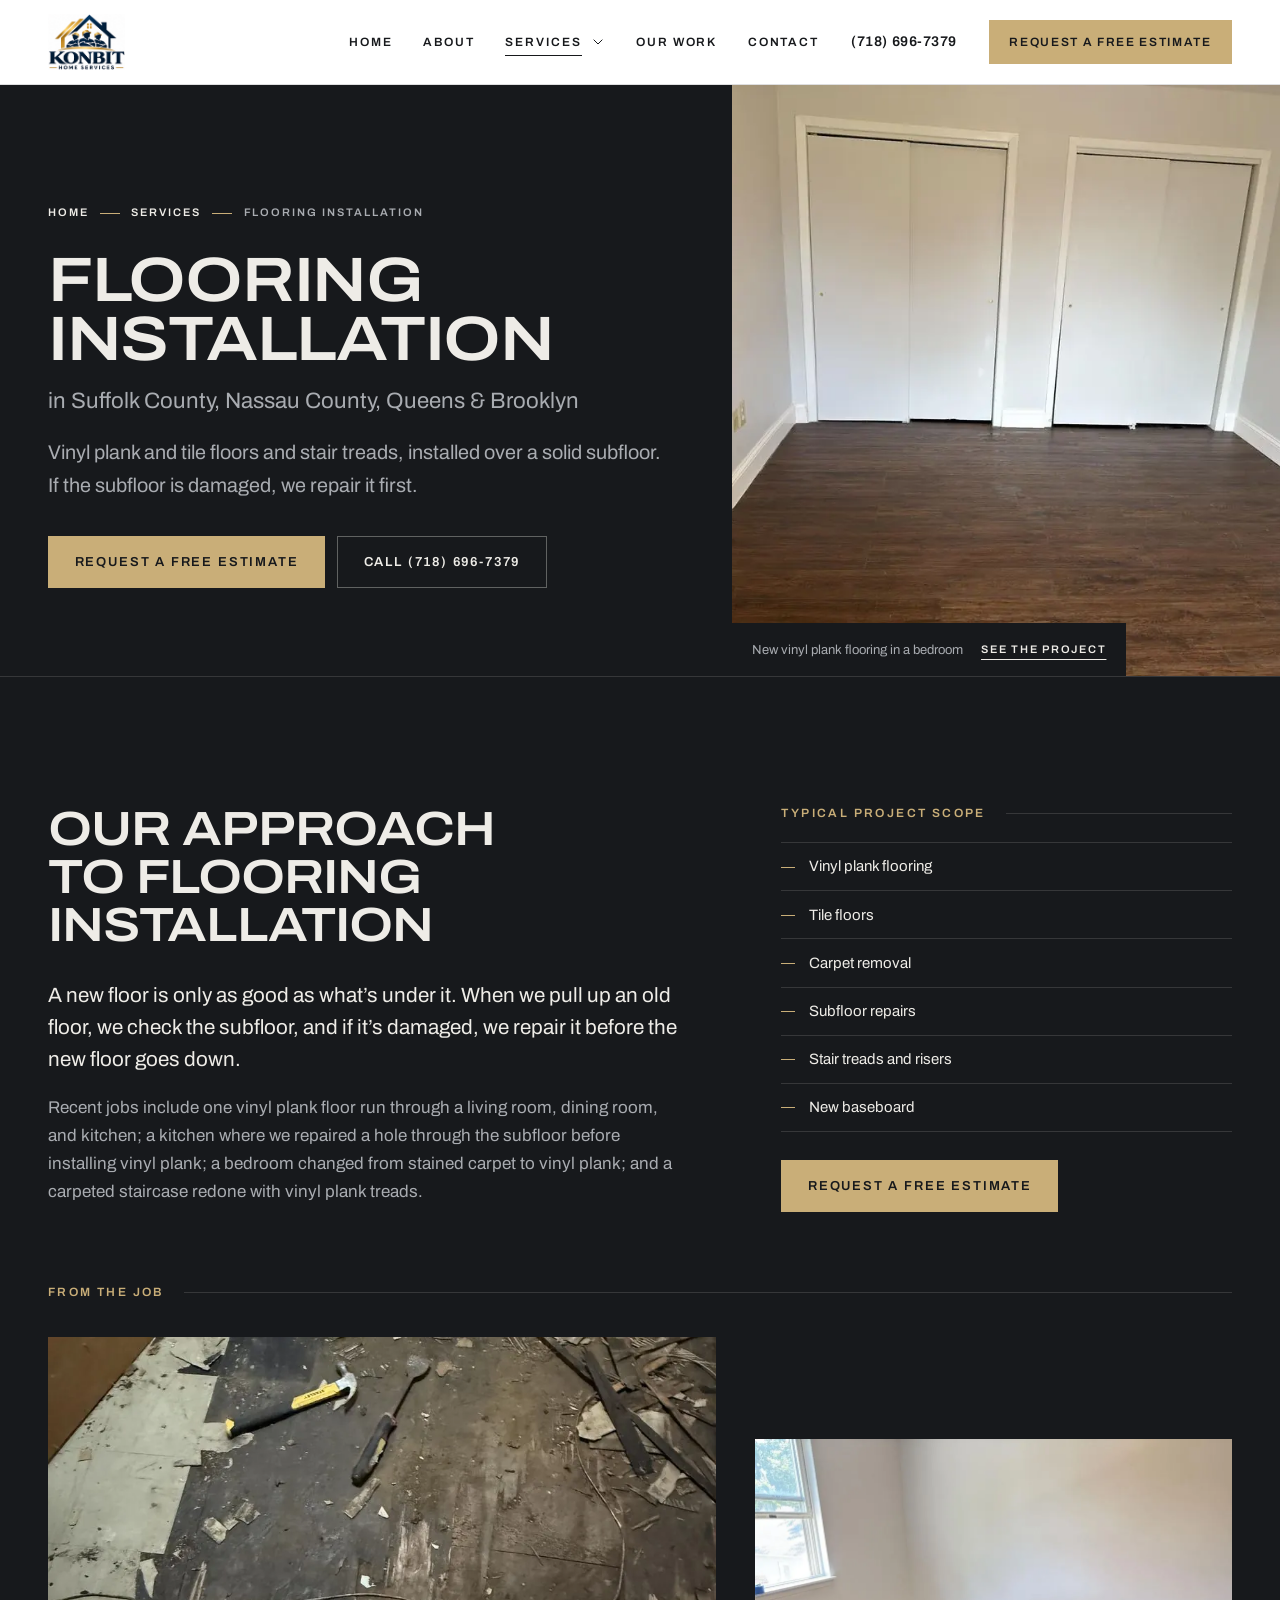
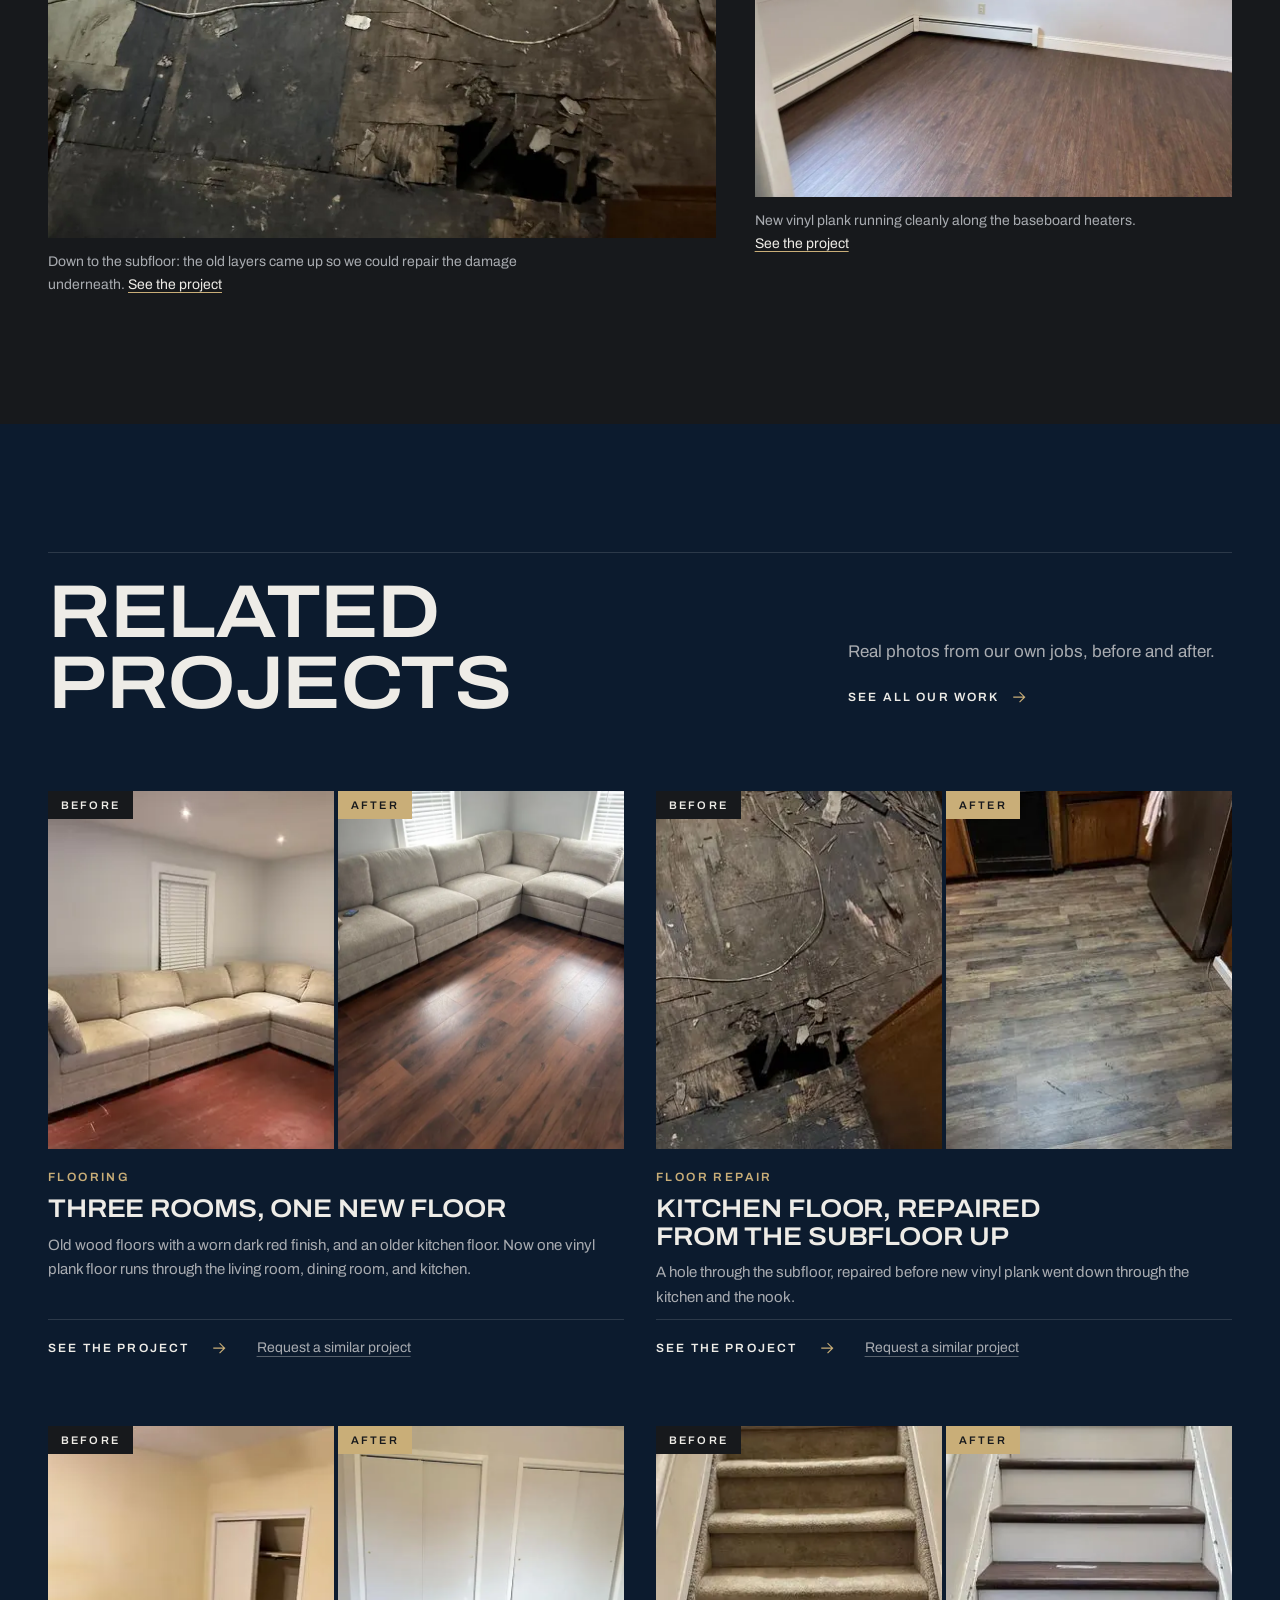
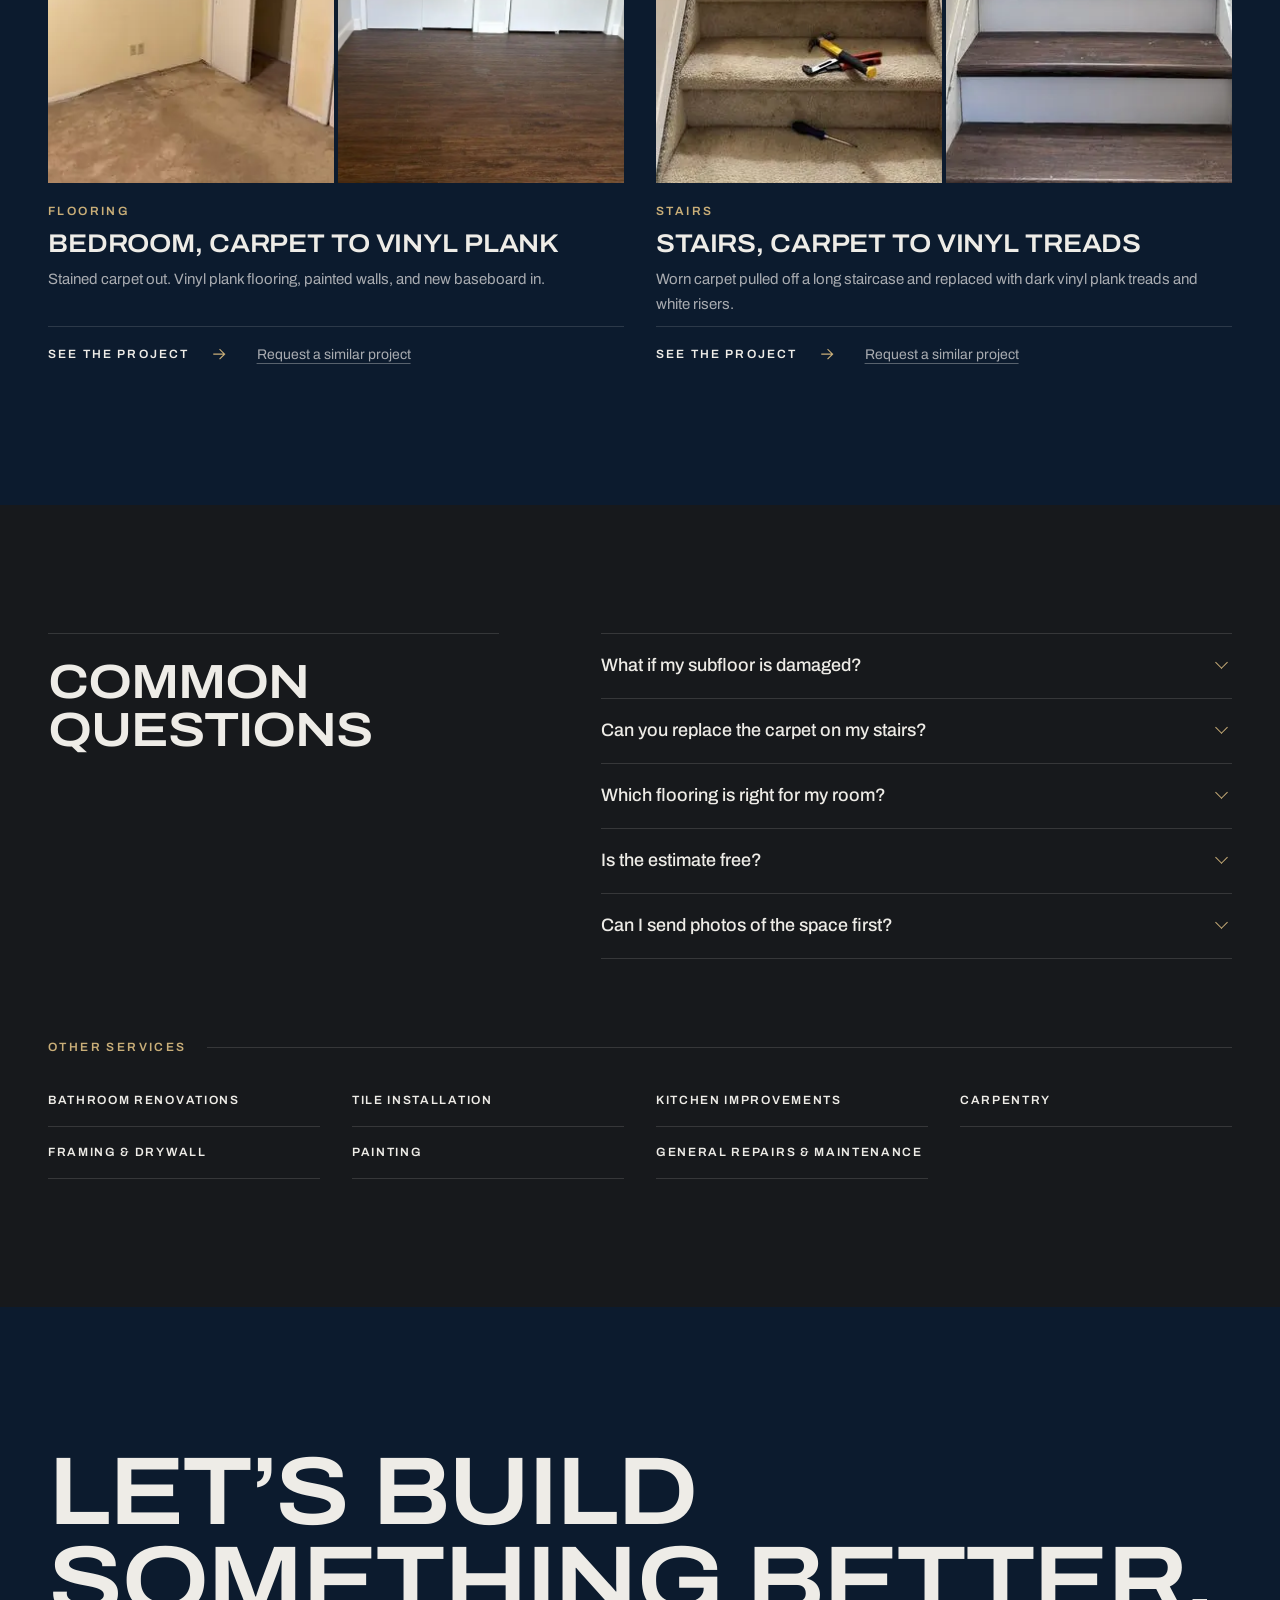
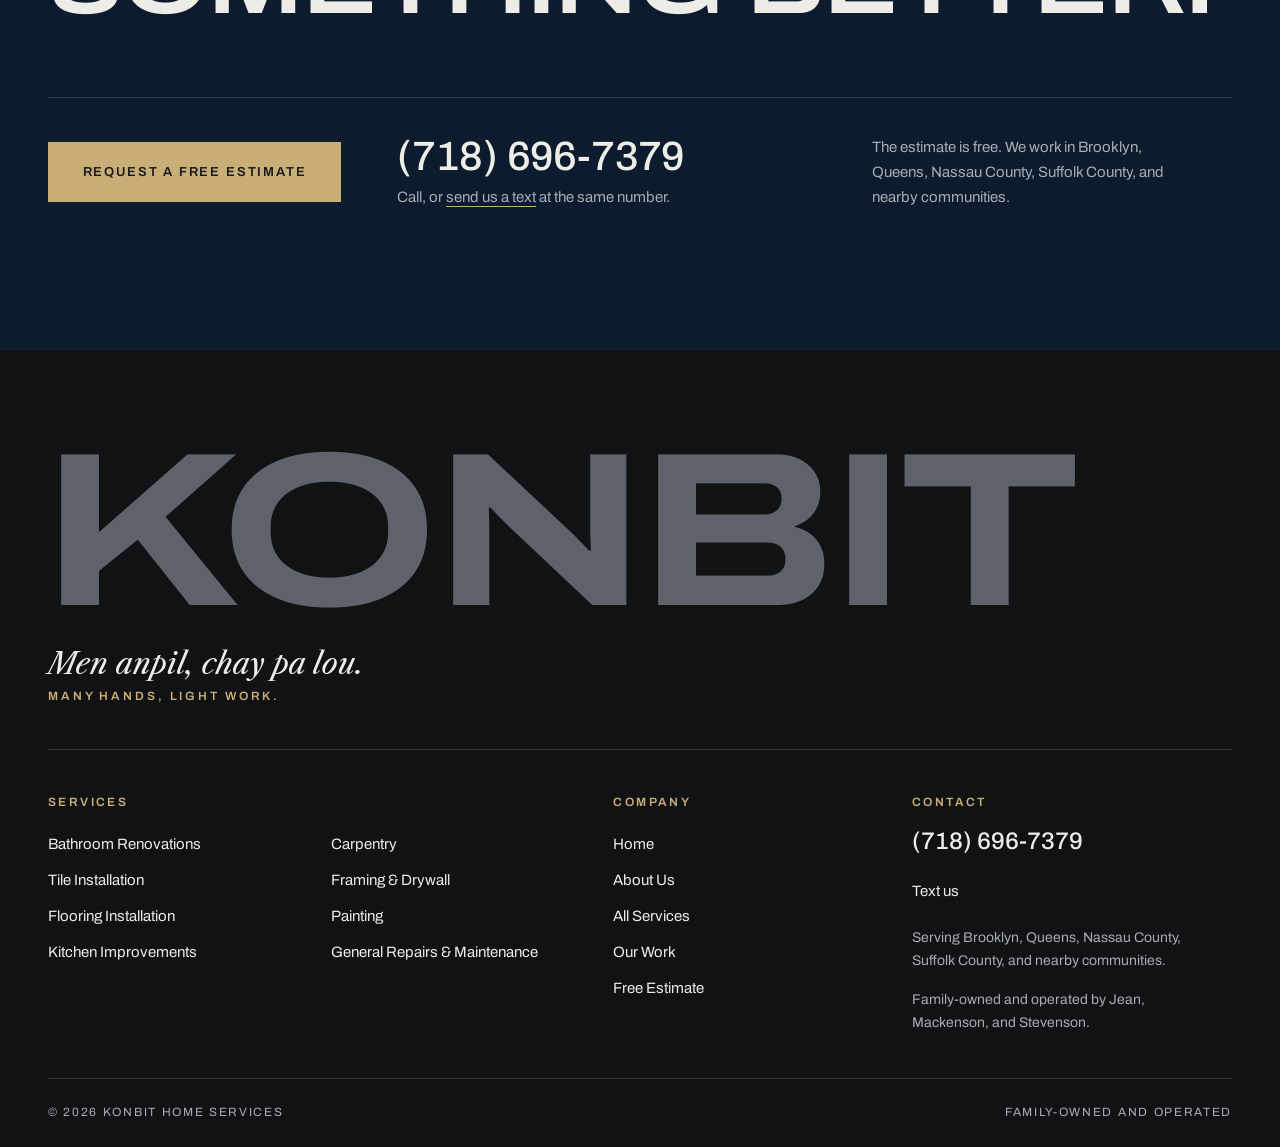
<file: flooring-installation.html>
<!doctype html>
<html lang="en">
<head>
<meta charset="utf-8">
<meta name="viewport" content="width=device-width, initial-scale=1, viewport-fit=cover">
<script>if(/\.html$/.test(location.pathname)&&history.replaceState)history.replaceState(null,'',location.pathname.replace(/(index)?\.html$/,'')+location.search+location.hash)</script>
<title>Flooring Installation in Long Island, Queens &amp; Brooklyn | Konbit Home Services</title>
<meta name="description" content="Vinyl plank, tile, and stair flooring installed over a solid, level subfloor, with subfloor repairs when needed. Serving Suffolk County, Nassau County, Queens, and Brooklyn. Free estimates.">
<link rel="canonical" href="https://konbithomeservices.com/flooring-installation">
<script type="application/ld+json">{
  "@context": "https://schema.org",
  "@type": "Service",
  "name": "Flooring Installation",
  "serviceType": "Flooring Installation",
  "url": "https://konbithomeservices.com/flooring-installation",
  "description": "Vinyl plank, tile, and stair flooring installed over a solid, level subfloor, with subfloor repairs when needed. Serving Suffolk County, Nassau County, Queens, and Brooklyn. Free estimates.",
  "provider": {
    "@type": "HomeAndConstructionBusiness",
    "@id": "https://konbithomeservices.com/#business",
    "name": "Konbit Home Services",
    "url": "https://konbithomeservices.com/",
    "telephone": "+1-718-696-7379"
  },
  "areaServed": [
    {
      "@type": "AdministrativeArea",
      "name": "Brooklyn, NY"
    },
    {
      "@type": "AdministrativeArea",
      "name": "Queens, NY"
    },
    {
      "@type": "AdministrativeArea",
      "name": "Nassau County, NY"
    },
    {
      "@type": "AdministrativeArea",
      "name": "Suffolk County, NY"
    }
  ]
}</script>
<script type="application/ld+json">{
  "@context": "https://schema.org",
  "@type": "BreadcrumbList",
  "itemListElement": [
    {
      "@type": "ListItem",
      "position": 1,
      "name": "Home",
      "item": "https://konbithomeservices.com/"
    },
    {
      "@type": "ListItem",
      "position": 2,
      "name": "Services",
      "item": "https://konbithomeservices.com/services"
    },
    {
      "@type": "ListItem",
      "position": 3,
      "name": "Flooring Installation",
      "item": "https://konbithomeservices.com/flooring-installation"
    }
  ]
}</script>
<link rel="preload" href="fonts/archivo-latin-wdth-normal.woff2" as="font" type="font/woff2" crossorigin>
<meta name="theme-color" content="#FFFFFF">
<link rel="icon" href="favicon.ico" sizes="any">
<link rel="icon" type="image/png" sizes="32x32" href="favicon-32.png">
<link rel="apple-touch-icon" href="apple-touch-icon.png">
<meta property="og:type" content="website">
<meta property="og:site_name" content="Konbit Home Services">
<meta property="og:title" content="Flooring Installation in Suffolk County, Nassau County, Queens &amp; Brooklyn">
<meta property="og:description" content="Vinyl plank, tile, and stair flooring installed over a solid, level subfloor, with subfloor repairs when needed. Serving Suffolk County, Nassau County, Queens, and Brooklyn. Free estimates.">
<meta property="og:url" content="https://konbithomeservices.com/flooring-installation">
<meta property="og:image" content="https://konbithomeservices.com/img/og-image.jpg">
<meta property="og:image:width" content="1200">
<meta property="og:image:height" content="630">
<meta property="og:image:alt" content="The Konbit Home Services logo">
<meta name="twitter:card" content="summary_large_image">
<link rel="stylesheet" href="styles.css">
</head>
<body>
<svg width="0" height="0" style="position:absolute" aria-hidden="true" focusable="false">
  <defs>
    <symbol id="i-phone" viewBox="0 0 24 24"><path d="M6.5 3.5h3l1.5 4.5-2 1.3a11 11 0 0 0 5.7 5.7l1.3-2 4.5 1.5v3a2 2 0 0 1-2.2 2A16.5 16.5 0 0 1 4.5 5.7a2 2 0 0 1 2-2.2z"/></symbol>
    <symbol id="i-pin" viewBox="0 0 24 24"><path d="M12 21s-6.5-5.6-6.5-11a6.5 6.5 0 0 1 13 0c0 5.4-6.5 11-6.5 11z"/><circle cx="12" cy="10" r="2.4"/></symbol>
    <symbol id="i-menu" viewBox="0 0 24 24"><path d="M4 7h16M4 12h16M4 17h16"/></symbol>
    <symbol id="i-close" viewBox="0 0 24 24"><path d="M6 6l12 12M18 6L6 18"/></symbol>
    <symbol id="i-chevron" viewBox="0 0 24 24"><path d="M6 9l6 6 6-6"/></symbol>
    <symbol id="i-arrow" viewBox="0 0 24 24"><path d="M5 12h14M13 6l6 6-6 6"/></symbol>
    <symbol id="i-copy" viewBox="0 0 24 24"><rect x="9" y="9" width="11" height="11" rx="2"/><path d="M5 15V6a2 2 0 0 1 2-2h8"/></symbol>
    <symbol id="i-message" viewBox="0 0 24 24"><path d="M4 5h16v11H10l-5 4v-4H4z"/></symbol>
    <symbol id="i-bath" viewBox="0 0 24 24"><path d="M3 12h18v2.5A5.5 5.5 0 0 1 15.5 20h-7A5.5 5.5 0 0 1 3 14.5z"/><path d="M6 12V6.2a2.2 2.2 0 0 1 4.2-.9"/><path d="M7 20l-1 2M17 20l1 2"/></symbol>
    <symbol id="i-tile" viewBox="0 0 24 24"><rect x="3.5" y="3.5" width="17" height="17" rx="1"/><path d="M3.5 9.2h17M3.5 14.8h17M9.2 3.5v17M14.8 3.5v17"/></symbol>
    <symbol id="i-floor" viewBox="0 0 24 24"><rect x="3" y="4" width="18" height="16" rx="1"/><path d="M3 9.3h18M3 14.7h18M10 4v5.3M15 9.3v5.4M8 14.7V20"/></symbol>
    <symbol id="i-kitchen" viewBox="0 0 24 24"><rect x="3.5" y="3.5" width="17" height="17" rx="1"/><path d="M3.5 11h17M12 3.5v17M9.5 6.5v2M14.5 6.5v2M9.5 14v2M14.5 14v2"/></symbol>
    <symbol id="i-square" viewBox="0 0 24 24"><path d="M4 3.5h4v13h13v4H4z"/><path d="M6 7h2M6 10.5h2M6 14h2M11 18.5v2M14.5 18.5v2M18 18.5v2"/></symbol>
    <symbol id="i-studs" viewBox="0 0 24 24"><path d="M3 5h18M3 19h18M5 5v14M10 5v14M14 5v14M19 5v14"/></symbol>
    <symbol id="i-roller" viewBox="0 0 24 24"><rect x="3" y="4" width="14" height="5" rx="1"/><path d="M17 6.5h2.5a1 1 0 0 1 1 1V11a1 1 0 0 1-1 1H12v3"/><rect x="10.5" y="15" width="3" height="6" rx="1"/></symbol>
    <symbol id="i-toolbox" viewBox="0 0 24 24"><rect x="3" y="8" width="18" height="12" rx="1.5"/><path d="M9 8V5.5A1.5 1.5 0 0 1 10.5 4h3A1.5 1.5 0 0 1 15 5.5V8M3 13h18M10.5 13v2h3v-2"/></symbol>
    <symbol id="i-family" viewBox="0 0 24 24"><circle cx="6.5" cy="8.5" r="2.4"/><circle cx="17.5" cy="8.5" r="2.4"/><circle cx="12" cy="7" r="2.7"/><path d="M2.5 19a4.2 4.2 0 0 1 6.6-3.4M21.5 19a4.2 4.2 0 0 0-6.6-3.4M7 20a5 5 0 0 1 10 0"/></symbol>
    <symbol id="i-award" viewBox="0 0 24 24"><circle cx="12" cy="9" r="5.5"/><path d="M9.2 13.8L8 21l4-2.2 4 2.2-1.2-7.2"/></symbol>
    <symbol id="i-chat" viewBox="0 0 24 24"><path d="M4 5h16v11H10l-5 4v-4H4z"/><path d="M8.5 10.5h.01M12 10.5h.01M15.5 10.5h.01"/></symbol>
    <symbol id="i-home" viewBox="0 0 24 24"><path d="M3.5 11L12 4l8.5 7"/><path d="M5.5 9.5V20h13V9.5"/><path d="M10 20v-5.5h4V20"/></symbol>
    <symbol id="i-chev-left" viewBox="0 0 24 24"><path d="M15 6l-6 6 6 6"/></symbol>
    <symbol id="i-chev-right" viewBox="0 0 24 24"><path d="M9 6l6 6-6 6"/></symbol>
    <symbol id="i-expand" viewBox="0 0 24 24"><path d="M14 4h6v6M10 20H4v-6M20 4l-6.5 6.5M4 20l6.5-6.5"/></symbol>
    <symbol id="i-camera" viewBox="0 0 24 24"><path d="M3.5 8.6 15.2 5.4l1.5 5.4L5 14z"/><path d="M3.5 8.6 2 9.2l1.4 5.4L5 14"/><path d="M12.6 11.5l1.2 4.3h5.6"/><path d="M19.4 13.3v5"/><circle cx="7.4" cy="10.7" r=".4"/></symbol>
    <symbol id="i-check" viewBox="0 0 24 24"><path d="M5 12.5l4.5 4.5L19 7.5"/></symbol>
    <symbol id="i-mail" viewBox="0 0 24 24"><rect x="3.5" y="5.5" width="17" height="13" rx="1.5"/><path d="M4 7l8 6 8-6"/></symbol>
    <symbol id="i-lock" viewBox="0 0 24 24"><rect x="5" y="10.5" width="14" height="10" rx="1.5"/><path d="M8.5 10.5V7.5a3.5 3.5 0 0 1 7 0v3"/></symbol>
  </defs>
</svg>

<a class="skip-link" href="#main">Skip to content</a>

<header class="site-header" data-menu="closed">
  <div class="wrap header-inner">
    <a class="brand" href="/">
      <img src="img/konbit-logo.png" alt="Konbit Home Services home" width="330" height="240">
    </a>
    <nav class="nav-panel" id="site-nav" aria-label="Main">
      <ul class="nav-list">
        <li><a class="nav-link" href="/">Home</a></li>
        <li><a class="nav-link" href="/about">About</a></li>
        <li class="nav-dropdown">
          <button class="nav-link nav-dropdown-btn is-current" id="services-toggle" type="button" aria-expanded="false" aria-controls="services-menu">
            Services <svg class="icon icon-sm" aria-hidden="true"><use href="#i-chevron"></use></svg>
          </button>
          <ul class="dropdown-panel" id="services-menu" hidden>
              <li><a href="/bathroom-renovations">Bathroom Renovations</a></li>
              <li><a href="/tile-installation">Tile Installation</a></li>
              <li><a href="/flooring-installation" aria-current="page">Flooring Installation</a></li>
              <li><a href="/kitchen-improvements">Kitchen Improvements</a></li>
              <li><a href="/carpentry">Carpentry</a></li>
              <li><a href="/framing-drywall">Framing &amp; Drywall</a></li>
              <li><a href="/painting">Painting</a></li>
              <li><a href="/home-repairs">General Repairs &amp; Maintenance</a></li>
            <li class="dropdown-all"><a href="/services">See all services</a></li>
          </ul>
        </li>
        <li><a class="nav-link" href="/our-work">Our Work</a></li>
        <li><a class="nav-link" href="/contact">Contact</a></li>
      </ul>
      <a class="nav-phone" href="tel:+17186967379">(718) 696-7379</a>
      <a class="btn btn-gold nav-cta" href="/contact">Request a Free Estimate</a>
      <a class="btn btn-outline nav-call" href="tel:+17186967379">Call (718) 696-7379</a>
    </nav>
    <button class="menu-toggle" id="menu-toggle" type="button" aria-expanded="false" aria-controls="site-nav">
      <span class="burger" aria-hidden="true"><span></span><span></span><span></span></span>
      <span class="menu-label">Menu</span>
    </button>
  </div>
</header>
<div class="menu-scrim" id="menu-scrim" hidden></div>

<main id="main">
  <section class="page-hero page-hero-split" aria-labelledby="page-title">
    <div class="page-hero-inner">
      <nav class="crumbs" aria-label="Breadcrumb"><ol><li><a href="/">Home</a></li><li><a href="/services">Services</a></li><li><span aria-current="page">Flooring Installation</span></li></ol></nav>
      <h1 id="page-title" style="--fit: 9.6">Flooring Installation <span class="h1-place">in Suffolk County, Nassau County, Queens &amp; Brooklyn</span></h1>
      <p class="page-hero-lede">Vinyl plank and tile floors and stair treads, installed over a solid subfloor. If the subfloor is damaged, we repair it first.</p>
      <div class="page-hero-actions"><a class="btn btn-gold" href="/contact?service=Flooring%20Installation">Request a Free Estimate</a><a class="btn btn-ghost" href="tel:+17186967379">Call (718) 696-7379</a></div>
    </div>
    <figure class="page-hero-photo"><picture><source type="image/webp" srcset="img/bedroom-after-480.webp 480w, img/bedroom-after-960.webp 960w, img/bedroom-after-1600.webp 1600w" sizes="(min-width: 900px) 46vw, 100vw"><img src="img/bedroom-after-960.jpg" srcset="img/bedroom-after-480.jpg 480w, img/bedroom-after-960.jpg 960w, img/bedroom-after-1600.jpg 1600w" sizes="(min-width: 900px) 46vw, 100vw" width="960" height="720" fetchpriority="high" alt="A bedroom with new dark vinyl plank flooring and white baseboard"></picture><figcaption><span>New vinyl plank flooring in a bedroom</span> <a href="/our-work#bedroom">See the project</a></figcaption></figure>
  </section>

  <section class="section" aria-labelledby="approach-title">
    <div class="wrap">
      <div class="svc-detail">
        <div class="svc-detail-copy">
          <h2 class="sec-title is-small" id="approach-title">Our approach to flooring installation</h2>
          <p>A new floor is only as good as what’s under it. When we pull up an old floor, we check the subfloor, and if it’s damaged, we repair it before the new floor goes down.</p>
          <p>Recent jobs include one vinyl plank floor run through a living room, dining room, and kitchen; a kitchen where we repaired a hole through the subfloor before installing vinyl plank; a bedroom changed from stained carpet to vinyl plank; and a carpeted staircase redone with vinyl plank treads.</p>
        </div>
        <div class="svc-scope">
          <h2 class="label-line" id="scope-title">Typical project scope</h2>
          <ul class="svc-list" aria-labelledby="scope-title">
            <li>Vinyl plank flooring</li>
            <li>Tile floors</li>
            <li>Carpet removal</li>
            <li>Subfloor repairs</li>
            <li>Stair treads and risers</li>
            <li>New baseboard</li>
          </ul>
          <p class="svc-cta"><a class="btn btn-gold" href="/contact?service=Flooring%20Installation">Request a free estimate<span class="sr-only"> for flooring installation</span></a></p>
        </div>
      </div>
      <div class="feature">
        <h2 class="label-line" id="feature-title">From the job</h2>
        <div class="feature-pair">
          <figure class="feature-shot">
            <picture><source type="image/webp" srcset="img/kitchen-demo-960.webp 960w, img/kitchen-demo-1600.webp 1600w" sizes="(min-width: 760px) 54vw, 100vw"><img src="img/kitchen-demo-960.jpg" srcset="img/kitchen-demo-960.jpg 960w, img/kitchen-demo-1600.jpg 1600w" sizes="(min-width: 760px) 54vw, 100vw" width="1600" height="1200" loading="lazy" alt="Old kitchen flooring layers torn up, with a hammer and scraper on the exposed subfloor"></picture>
            <figcaption>Down to the subfloor: the old layers came up so we could repair the damage underneath. <a href="/our-work#kitchen-floor">See the project</a></figcaption>
          </figure>
          <figure class="feature-shot">
            <picture><source type="image/webp" srcset="img/bedroom-after2-960.webp 960w, img/bedroom-after2-1600.webp 1600w" sizes="(min-width: 760px) 54vw, 100vw"><img src="img/bedroom-after2-960.jpg" srcset="img/bedroom-after2-960.jpg 960w, img/bedroom-after2-1600.jpg 1600w" sizes="(min-width: 760px) 54vw, 100vw" width="1600" height="1200" loading="lazy" alt="Dark vinyl plank flooring running along white baseboard heaters under a window"></picture>
            <figcaption>New vinyl plank running cleanly along the baseboard heaters. <a href="/our-work#bedroom">See the project</a></figcaption>
          </figure>
        </div>
      </div>
    </div>
  </section>

  <section class="section section-navy" aria-labelledby="projects-title">
    <div class="wrap">
      <header class="sec-head">
        <h2 class="sec-title" id="projects-title">Related projects</h2>
        <div class="sec-aside">
          <p class="sec-intro">Real photos from our own jobs, before and after.</p>
          <a class="link-arrow" href="/our-work">See all our work<svg class="icon" aria-hidden="true"><use href="#i-arrow"></use></svg></a>
        </div>
      </header>
      <ul class="proj-grid proj-count-4">
        <li class="proj-card reveal">
          <div class="pc-pair"><span class="pc-shot"><picture><source type="image/webp" srcset="img/floors-living-before-480.webp 480w, img/floors-living-before-960.webp 960w" sizes="(min-width: 1000px) 16vw, (min-width: 640px) 24vw, 46vw"><img src="img/floors-living-before-480.jpg" srcset="img/floors-living-before-480.jpg 480w, img/floors-living-before-960.jpg 960w" sizes="(min-width: 1000px) 16vw, (min-width: 640px) 24vw, 46vw" width="480" height="360" loading="lazy" alt="Before: a living room with a large light-colored sectional sofa on an old wood floor with a worn dark red finish"></picture><span class="shot-tag">Before</span></span><span class="pc-shot"><picture><source type="image/webp" srcset="img/floors-living-after-600.webp 600w, img/floors-living-after-1200.webp 1200w" sizes="(min-width: 1000px) 16vw, (min-width: 640px) 24vw, 46vw"><img src="img/floors-living-after-600.jpg" srcset="img/floors-living-after-600.jpg 600w, img/floors-living-after-1200.jpg 1200w" sizes="(min-width: 1000px) 16vw, (min-width: 640px) 24vw, 46vw" width="600" height="800" loading="lazy" alt="After: the same living room and sofa on a new dark brown vinyl plank floor"></picture><span class="shot-tag is-after">After</span></span></div>
          <div class="pc-body">
            <p class="pc-cat">Flooring</p>
            <h3 class="pc-title"><a href="/our-work#three-rooms">Three Rooms, One New Floor</a></h3>
            <p class="pc-text">Old wood floors with a worn dark red finish, and an older kitchen floor. Now one vinyl plank floor runs through the living room, dining room, and kitchen.</p>
            <p class="pc-links"><a class="pc-more" href="/our-work#three-rooms">See the project<span class="sr-only">: Three Rooms, One New Floor</span> <svg class="icon icon-sm" aria-hidden="true"><use href="#i-arrow"></use></svg></a><a class="pc-similar" href="/contact?service=Flooring%20Installation">Request a similar project<span class="sr-only">: Three Rooms, One New Floor</span></a></p>
          </div>
        </li>
        <li class="proj-card reveal">
          <div class="pc-pair"><span class="pc-shot"><picture><source type="image/webp" srcset="img/kitchen-hole-480.webp 480w, img/kitchen-hole-960.webp 960w" sizes="(min-width: 1000px) 16vw, (min-width: 640px) 24vw, 46vw"><img src="img/kitchen-hole-480.jpg" srcset="img/kitchen-hole-480.jpg 480w, img/kitchen-hole-960.jpg 960w" sizes="(min-width: 1000px) 16vw, (min-width: 640px) 24vw, 46vw" width="480" height="360" loading="lazy" alt="Before: a hole broken through an old kitchen subfloor, with splintered, damaged wood around it"></picture><span class="shot-tag">Before</span></span><span class="pc-shot"><picture><source type="image/webp" srcset="img/kitchen-after-480.webp 480w, img/kitchen-after-960.webp 960w" sizes="(min-width: 1000px) 16vw, (min-width: 640px) 24vw, 46vw"><img src="img/kitchen-after-480.jpg" srcset="img/kitchen-after-480.jpg 480w, img/kitchen-after-960.jpg 960w" sizes="(min-width: 1000px) 16vw, (min-width: 640px) 24vw, 46vw" width="480" height="360" loading="lazy" alt="After: new gray-brown vinyl plank flooring in a kitchen with wood cabinets and a stainless refrigerator"></picture><span class="shot-tag is-after">After</span></span></div>
          <div class="pc-body">
            <p class="pc-cat">Floor repair</p>
            <h3 class="pc-title"><a href="/our-work#kitchen-floor">Kitchen Floor, Repaired From the Subfloor Up</a></h3>
            <p class="pc-text">A hole through the subfloor, repaired before new vinyl plank went down through the kitchen and the nook.</p>
            <p class="pc-links"><a class="pc-more" href="/our-work#kitchen-floor">See the project<span class="sr-only">: Kitchen Floor, Repaired From the Subfloor Up</span> <svg class="icon icon-sm" aria-hidden="true"><use href="#i-arrow"></use></svg></a><a class="pc-similar" href="/contact?service=Flooring%20Installation">Request a similar project<span class="sr-only">: Kitchen Floor, Repaired From the Subfloor Up</span></a></p>
          </div>
        </li>
        <li class="proj-card reveal">
          <div class="pc-pair"><span class="pc-shot"><picture><source type="image/webp" srcset="img/bedroom-before-480.webp 480w, img/bedroom-before-960.webp 960w" sizes="(min-width: 1000px) 16vw, (min-width: 640px) 24vw, 46vw"><img src="img/bedroom-before-480.jpg" srcset="img/bedroom-before-480.jpg 480w, img/bedroom-before-960.jpg 960w" sizes="(min-width: 1000px) 16vw, (min-width: 640px) 24vw, 46vw" width="480" height="360" loading="lazy" alt="Before: a bedroom with stained beige carpet, cream walls, and two closets"></picture><span class="shot-tag">Before</span></span><span class="pc-shot"><picture><source type="image/webp" srcset="img/bedroom-after-480.webp 480w, img/bedroom-after-960.webp 960w" sizes="(min-width: 1000px) 16vw, (min-width: 640px) 24vw, 46vw"><img src="img/bedroom-after-480.jpg" srcset="img/bedroom-after-480.jpg 480w, img/bedroom-after-960.jpg 960w" sizes="(min-width: 1000px) 16vw, (min-width: 640px) 24vw, 46vw" width="480" height="360" loading="lazy" alt="After: the same bedroom with dark vinyl plank flooring, light gray walls, and white baseboard"></picture><span class="shot-tag is-after">After</span></span></div>
          <div class="pc-body">
            <p class="pc-cat">Flooring</p>
            <h3 class="pc-title"><a href="/our-work#bedroom">Bedroom, Carpet to Vinyl Plank</a></h3>
            <p class="pc-text">Stained carpet out. Vinyl plank flooring, painted walls, and new baseboard in.</p>
            <p class="pc-links"><a class="pc-more" href="/our-work#bedroom">See the project<span class="sr-only">: Bedroom, Carpet to Vinyl Plank</span> <svg class="icon icon-sm" aria-hidden="true"><use href="#i-arrow"></use></svg></a><a class="pc-similar" href="/contact?service=Flooring%20Installation">Request a similar project<span class="sr-only">: Bedroom, Carpet to Vinyl Plank</span></a></p>
          </div>
        </li>
        <li class="proj-card reveal">
          <div class="pc-pair"><span class="pc-shot"><picture><source type="image/webp" srcset="img/stairs-before-thumb-480.webp 480w, img/stairs-before-thumb-960.webp 960w" sizes="(min-width: 1000px) 16vw, (min-width: 640px) 24vw, 46vw"><img src="img/stairs-before-thumb-480.jpg" srcset="img/stairs-before-thumb-480.jpg 480w, img/stairs-before-thumb-960.jpg 960w" sizes="(min-width: 1000px) 16vw, (min-width: 640px) 24vw, 46vw" width="480" height="360" loading="lazy" alt="Before: a long, narrow staircase covered in worn beige carpet"></picture><span class="shot-tag">Before</span></span><span class="pc-shot"><picture><source type="image/webp" srcset="img/stairs-after-thumb-480.webp 480w, img/stairs-after-thumb-960.webp 960w" sizes="(min-width: 1000px) 16vw, (min-width: 640px) 24vw, 46vw"><img src="img/stairs-after-thumb-480.jpg" srcset="img/stairs-after-thumb-480.jpg 480w, img/stairs-after-thumb-960.jpg 960w" sizes="(min-width: 1000px) 16vw, (min-width: 640px) 24vw, 46vw" width="480" height="360" loading="lazy" alt="After: the same staircase with dark brown vinyl plank treads and white risers"></picture><span class="shot-tag is-after">After</span></span></div>
          <div class="pc-body">
            <p class="pc-cat">Stairs</p>
            <h3 class="pc-title"><a href="/our-work#stairs">Stairs, Carpet to Vinyl Treads</a></h3>
            <p class="pc-text">Worn carpet pulled off a long staircase and replaced with dark vinyl plank treads and white risers.</p>
            <p class="pc-links"><a class="pc-more" href="/our-work#stairs">See the project<span class="sr-only">: Stairs, Carpet to Vinyl Treads</span> <svg class="icon icon-sm" aria-hidden="true"><use href="#i-arrow"></use></svg></a><a class="pc-similar" href="/contact?service=Flooring%20Installation">Request a similar project<span class="sr-only">: Stairs, Carpet to Vinyl Treads</span></a></p>
          </div>
        </li>
      </ul>
    </div>
  </section>

  <section class="section" aria-labelledby="faq-title">
    <div class="wrap faq-layout">
      <header class="faq-head">
        <h2 class="sec-title is-small" id="faq-title">Common questions</h2>
      </header>
      <div class="faq-list">
        <details class="faq">
          <summary>What if my subfloor is damaged?</summary>
          <p>We repair it first. In one kitchen we found a hole through the subfloor, so we fixed the subfloor before installing the new vinyl plank floor.</p>
        </details>
        <details class="faq">
          <summary>Can you replace the carpet on my stairs?</summary>
          <p>Yes. We replaced worn stair carpet with vinyl plank treads and white risers. The before and after photos are on our work page.</p>
        </details>
        <details class="faq">
          <summary>Which flooring is right for my room?</summary>
          <p>It depends on the room and how you use it. We’ve used vinyl plank in a kitchen and a bedroom, and large tile in a bathroom. We’ll go over options when we give you your estimate.</p>
        </details>
        <details class="faq">
          <summary>Is the estimate free?</summary>
          <p>Yes. Send us a request online or call or text (718) 696-7379, and we’ll set up your free estimate.</p>
        </details>
        <details class="faq">
          <summary>Can I send photos of the space first?</summary>
          <p>Yes. After you send your request, text your photos to (718) 696-7379. They help us understand the job.</p>
        </details>
      </div>
      <div class="other-services">
        <h2 class="label-line" id="other-title">Other services</h2>
        <nav class="index-nav" aria-labelledby="other-title">
          <a href="/bathroom-renovations">Bathroom Renovations</a>
          <a href="/tile-installation">Tile Installation</a>
          <a href="/kitchen-improvements">Kitchen Improvements</a>
          <a href="/carpentry">Carpentry</a>
          <a href="/framing-drywall">Framing &amp; Drywall</a>
          <a href="/painting">Painting</a>
          <a href="/home-repairs">General Repairs &amp; Maintenance</a>
        </nav>
      </div>
    </div>
  </section>

  <section class="contact-band" aria-labelledby="cta-title">
    <div class="wrap">
      <h2 class="contact-band-title" id="cta-title">Let’s build something better.</h2>
      <div class="contact-band-row">
        <a class="btn btn-gold btn-lg" href="/contact?service=Flooring%20Installation">Request a Free Estimate</a>
        <div class="contact-band-phone">
          <a class="contact-band-number" href="tel:+17186967379">(718) 696-7379</a>
          <p>Call, or <a href="sms:+17186967379">send us a text</a> at the same number.</p>
        </div>
        <p class="contact-band-area">The estimate is free. We work in Brooklyn, Queens, Nassau County, Suffolk County, and nearby communities.</p>
      </div>
    </div>
  </section>
</main>

<footer class="site-footer">
  <div class="wrap">
    <div class="footer-top">
      <p class="footer-mark" aria-hidden="true">Konbit</p>
      <div class="footer-motto">
        <p class="footer-kreyol" lang="ht">Men anpil, chay pa lou.</p>
        <p class="footer-en">Many hands, light work.</p>
      </div>
    </div>
    <div class="footer-cols">
      <nav class="footer-col footer-col-wide" aria-labelledby="footer-services">
        <h2 class="footer-heading" id="footer-services">Services</h2>
        <ul>
          <li><a href="/bathroom-renovations">Bathroom Renovations</a></li>
          <li><a href="/tile-installation">Tile Installation</a></li>
          <li><a href="/flooring-installation">Flooring Installation</a></li>
          <li><a href="/kitchen-improvements">Kitchen Improvements</a></li>
          <li><a href="/carpentry">Carpentry</a></li>
          <li><a href="/framing-drywall">Framing &amp; Drywall</a></li>
          <li><a href="/painting">Painting</a></li>
          <li><a href="/home-repairs">General Repairs &amp; Maintenance</a></li>
        </ul>
      </nav>
      <nav class="footer-col" aria-labelledby="footer-company">
        <h2 class="footer-heading" id="footer-company">Company</h2>
        <ul>
          <li><a href="/">Home</a></li>
          <li><a href="/about">About Us</a></li>
          <li><a href="/services">All Services</a></li>
          <li><a href="/our-work">Our Work</a></li>
          <li><a href="/contact">Free Estimate</a></li>
        </ul>
      </nav>
      <div class="footer-col">
        <h2 class="footer-heading">Contact</h2>
        <p class="footer-phone"><a href="tel:+17186967379">(718) 696-7379</a></p>
        <p class="footer-text"><a href="sms:+17186967379">Text us</a></p>
        <p class="footer-note">Serving Brooklyn, Queens, Nassau County, Suffolk County, and nearby communities.</p>
        <p class="footer-note">Family-owned and operated by Jean, Mackenson, and Stevenson.</p>
      </div>
    </div>
    <p class="footer-bottom"><span>© <span id="year">2026</span> Konbit Home Services</span><span>Family-owned and operated</span></p>
  </div>
</footer>
<div class="action-bar" id="action-bar">
  <a class="btn btn-outline" href="tel:+17186967379">Call</a>
  <a class="btn btn-gold" href="/contact">Free Estimate</a>
</div>

<script src="site.js"></script>
</body>
</html>
</file>
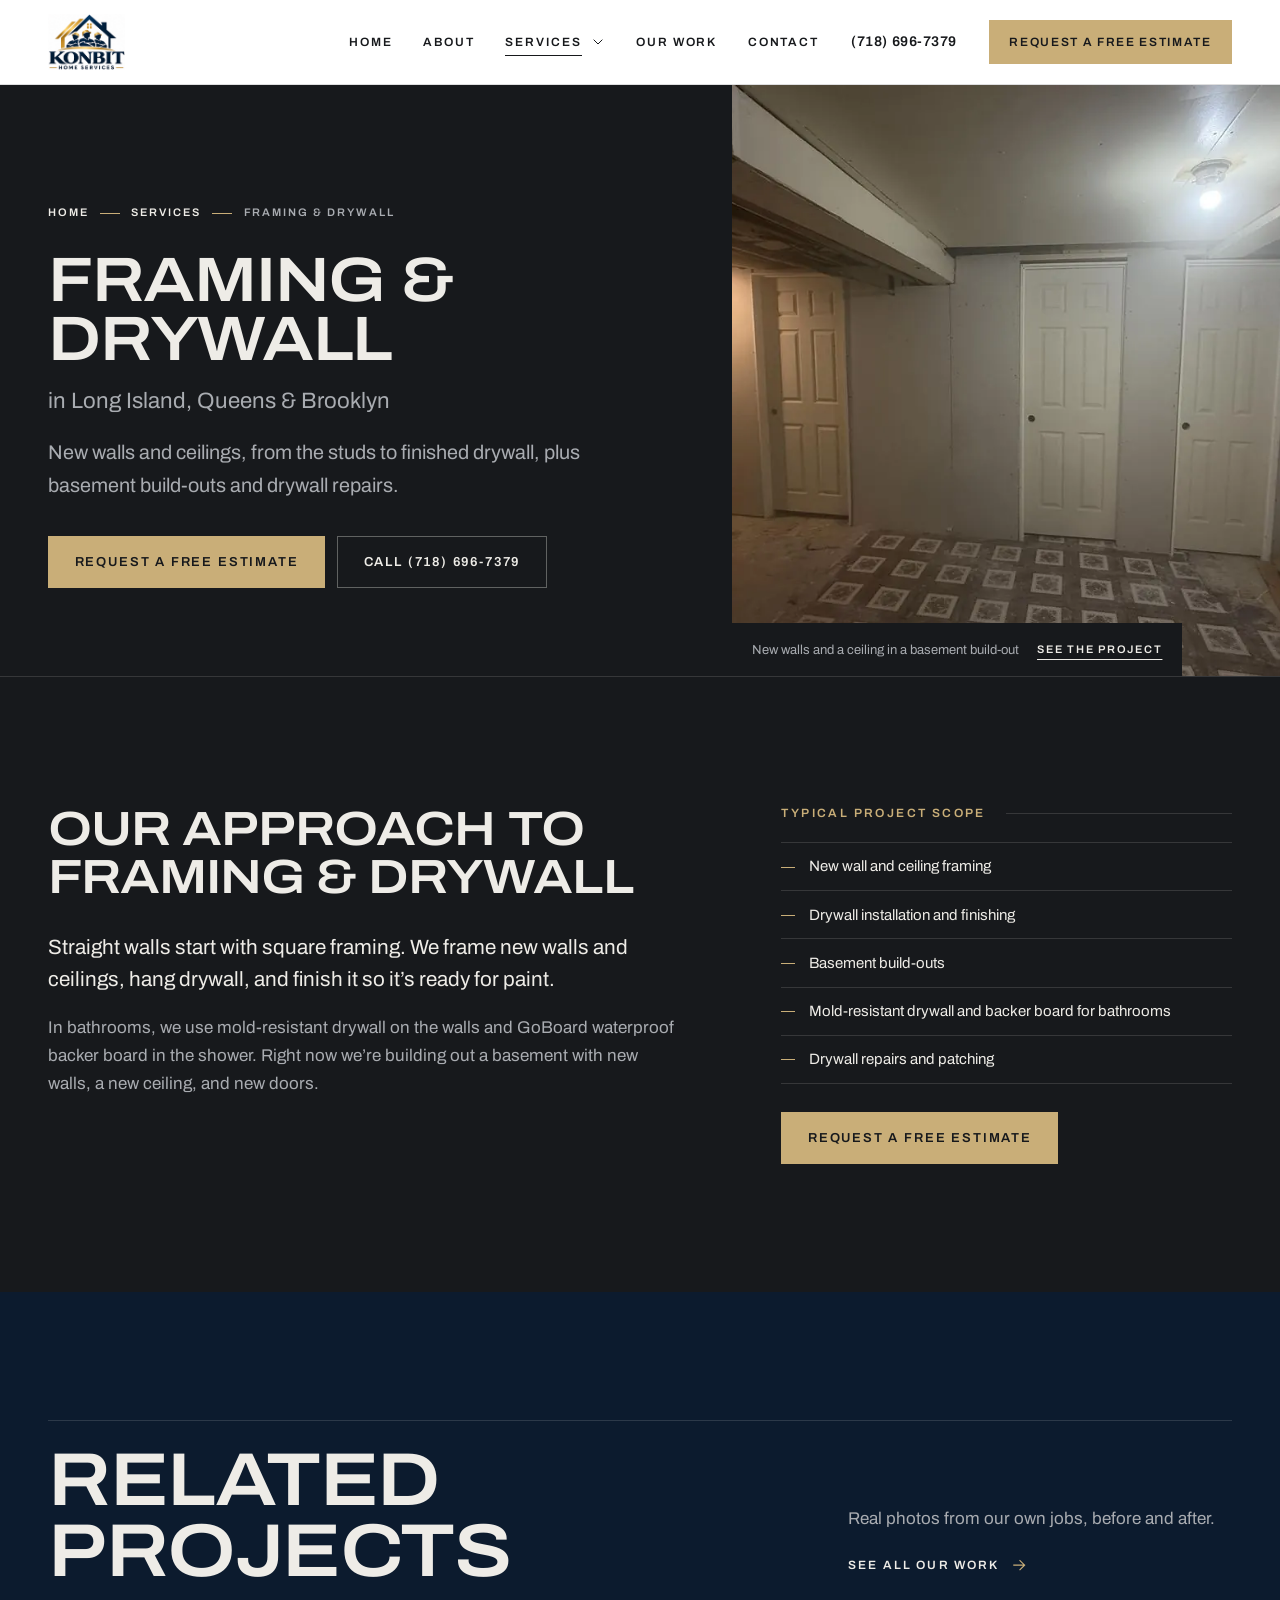
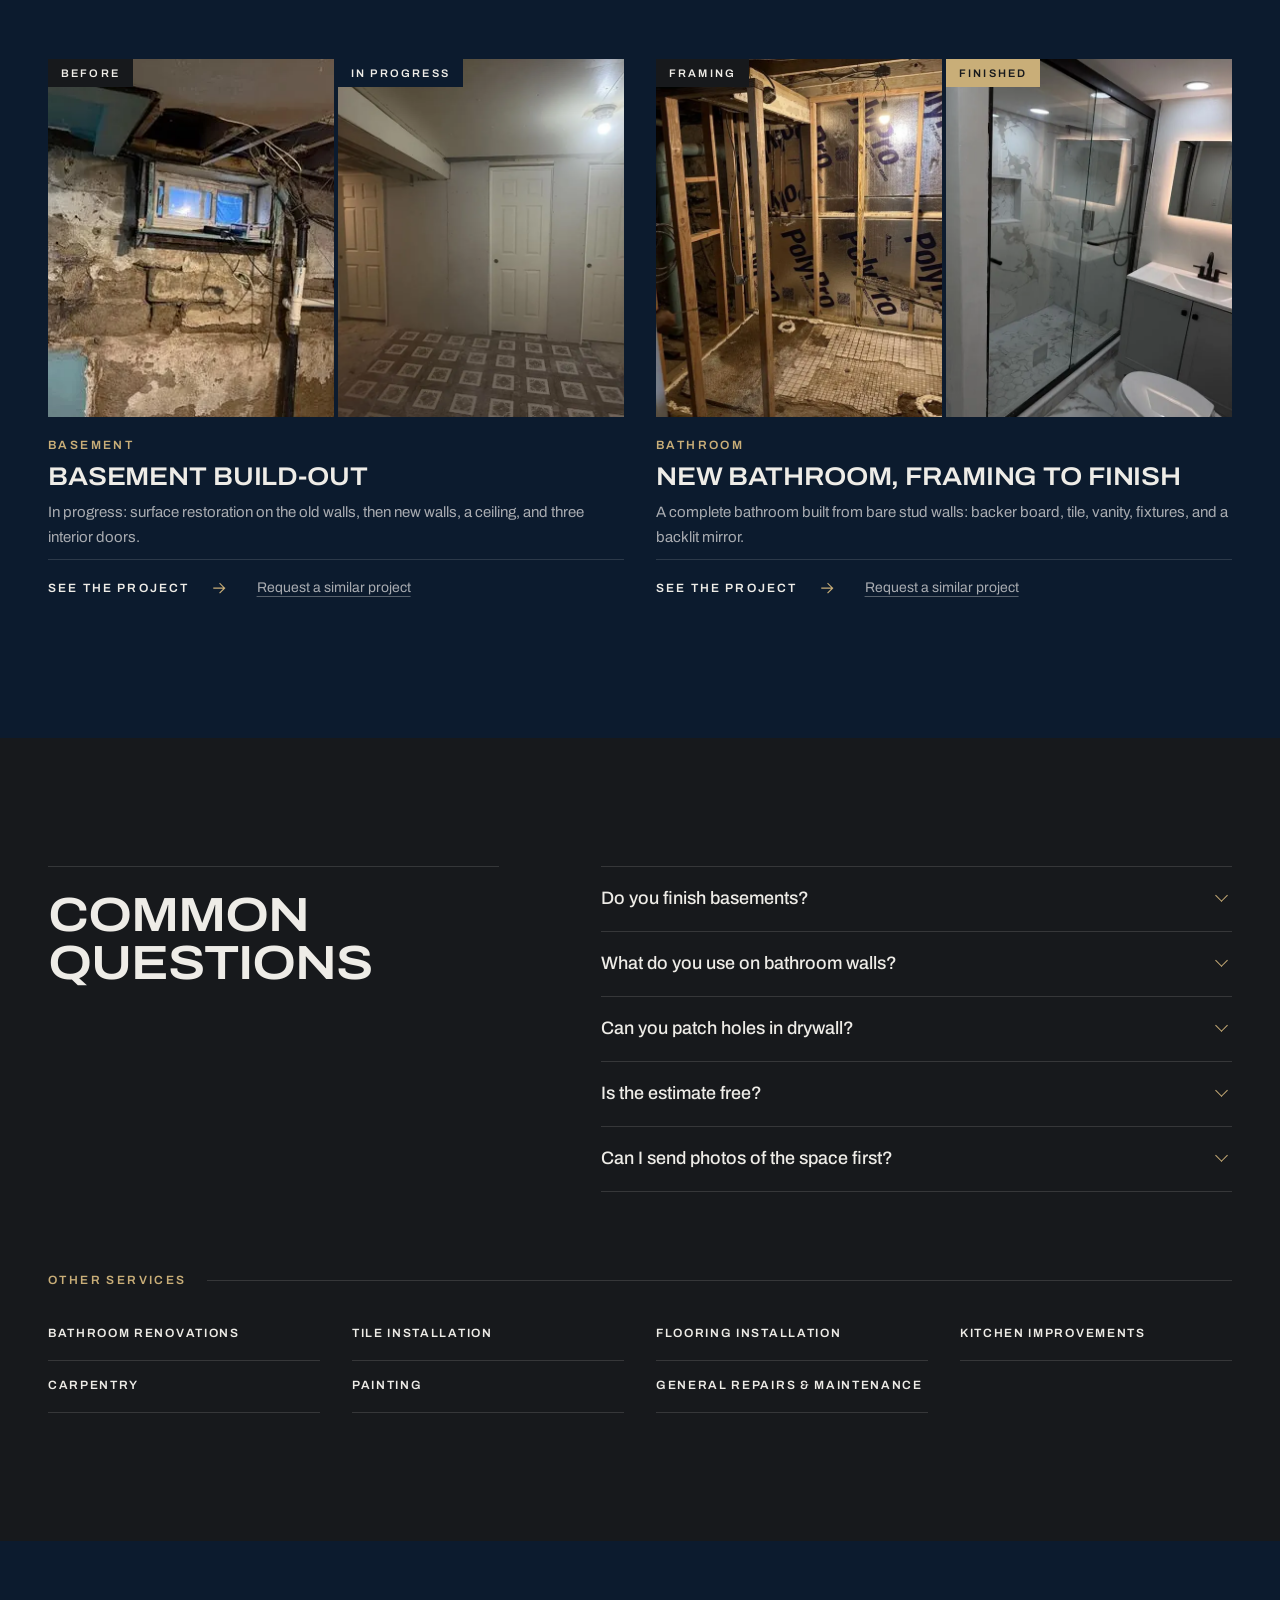
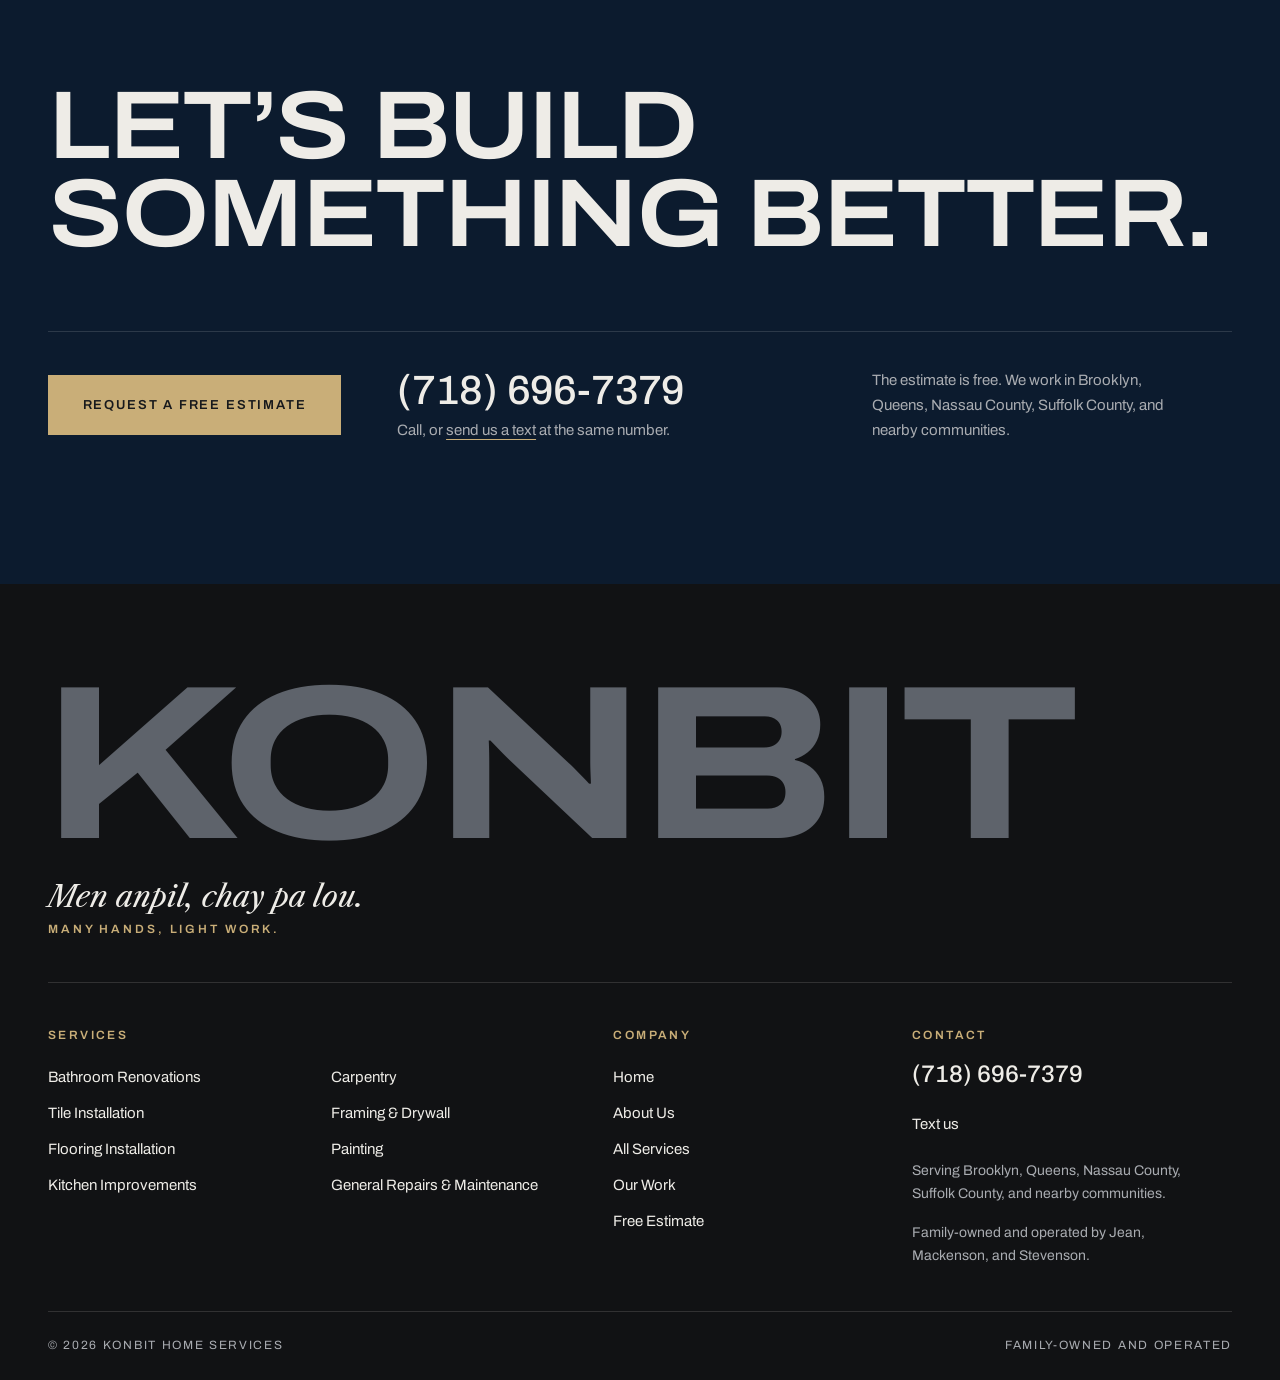
<file: framing-drywall.html>
<!doctype html>
<html lang="en">
<head>
<meta charset="utf-8">
<meta name="viewport" content="width=device-width, initial-scale=1, viewport-fit=cover">
<script>if(/\.html$/.test(location.pathname)&&history.replaceState)history.replaceState(null,'',location.pathname.replace(/(index)?\.html$/,'')+location.search+location.hash)</script>
<title>Framing &amp; Drywall Installation in Long Island, Queens &amp; Brooklyn | Konbit</title>
<meta name="description" content="New walls and ceilings, basement build-outs, drywall installation and repairs, and mold-resistant board for bathrooms. Serving Long Island, Queens, and Brooklyn. Free estimates.">
<link rel="canonical" href="https://konbithomeservices.com/framing-drywall">
<script type="application/ld+json">{
  "@context": "https://schema.org",
  "@type": "Service",
  "name": "Framing & Drywall",
  "serviceType": "Framing & Drywall",
  "url": "https://konbithomeservices.com/framing-drywall",
  "description": "New walls and ceilings, basement build-outs, drywall installation and repairs, and mold-resistant board for bathrooms. Serving Long Island, Queens, and Brooklyn. Free estimates.",
  "provider": {
    "@type": "HomeAndConstructionBusiness",
    "@id": "https://konbithomeservices.com/#business",
    "name": "Konbit Home Services",
    "url": "https://konbithomeservices.com/",
    "telephone": "+1-718-696-7379"
  },
  "areaServed": [
    {
      "@type": "AdministrativeArea",
      "name": "Brooklyn, NY"
    },
    {
      "@type": "AdministrativeArea",
      "name": "Queens, NY"
    },
    {
      "@type": "AdministrativeArea",
      "name": "Nassau County, NY"
    },
    {
      "@type": "AdministrativeArea",
      "name": "Suffolk County, NY"
    }
  ]
}</script>
<script type="application/ld+json">{
  "@context": "https://schema.org",
  "@type": "BreadcrumbList",
  "itemListElement": [
    {
      "@type": "ListItem",
      "position": 1,
      "name": "Home",
      "item": "https://konbithomeservices.com/"
    },
    {
      "@type": "ListItem",
      "position": 2,
      "name": "Services",
      "item": "https://konbithomeservices.com/services"
    },
    {
      "@type": "ListItem",
      "position": 3,
      "name": "Framing & Drywall",
      "item": "https://konbithomeservices.com/framing-drywall"
    }
  ]
}</script>
<link rel="preload" href="fonts/archivo-latin-wdth-normal.woff2" as="font" type="font/woff2" crossorigin>
<meta name="theme-color" content="#FFFFFF">
<link rel="icon" href="favicon.ico" sizes="any">
<link rel="icon" type="image/png" sizes="32x32" href="favicon-32.png">
<link rel="apple-touch-icon" href="apple-touch-icon.png">
<meta property="og:type" content="website">
<meta property="og:site_name" content="Konbit Home Services">
<meta property="og:title" content="Framing &amp; Drywall in Long Island, Queens &amp; Brooklyn">
<meta property="og:description" content="New walls and ceilings, basement build-outs, drywall installation and repairs, and mold-resistant board for bathrooms. Serving Long Island, Queens, and Brooklyn. Free estimates.">
<meta property="og:url" content="https://konbithomeservices.com/framing-drywall">
<meta property="og:image" content="https://konbithomeservices.com/img/og-image.jpg">
<meta property="og:image:width" content="1200">
<meta property="og:image:height" content="630">
<meta property="og:image:alt" content="The Konbit Home Services logo">
<meta name="twitter:card" content="summary_large_image">
<link rel="stylesheet" href="styles.css">
</head>
<body>
<svg width="0" height="0" style="position:absolute" aria-hidden="true" focusable="false">
  <defs>
    <symbol id="i-phone" viewBox="0 0 24 24"><path d="M6.5 3.5h3l1.5 4.5-2 1.3a11 11 0 0 0 5.7 5.7l1.3-2 4.5 1.5v3a2 2 0 0 1-2.2 2A16.5 16.5 0 0 1 4.5 5.7a2 2 0 0 1 2-2.2z"/></symbol>
    <symbol id="i-pin" viewBox="0 0 24 24"><path d="M12 21s-6.5-5.6-6.5-11a6.5 6.5 0 0 1 13 0c0 5.4-6.5 11-6.5 11z"/><circle cx="12" cy="10" r="2.4"/></symbol>
    <symbol id="i-menu" viewBox="0 0 24 24"><path d="M4 7h16M4 12h16M4 17h16"/></symbol>
    <symbol id="i-close" viewBox="0 0 24 24"><path d="M6 6l12 12M18 6L6 18"/></symbol>
    <symbol id="i-chevron" viewBox="0 0 24 24"><path d="M6 9l6 6 6-6"/></symbol>
    <symbol id="i-arrow" viewBox="0 0 24 24"><path d="M5 12h14M13 6l6 6-6 6"/></symbol>
    <symbol id="i-copy" viewBox="0 0 24 24"><rect x="9" y="9" width="11" height="11" rx="2"/><path d="M5 15V6a2 2 0 0 1 2-2h8"/></symbol>
    <symbol id="i-message" viewBox="0 0 24 24"><path d="M4 5h16v11H10l-5 4v-4H4z"/></symbol>
    <symbol id="i-bath" viewBox="0 0 24 24"><path d="M3 12h18v2.5A5.5 5.5 0 0 1 15.5 20h-7A5.5 5.5 0 0 1 3 14.5z"/><path d="M6 12V6.2a2.2 2.2 0 0 1 4.2-.9"/><path d="M7 20l-1 2M17 20l1 2"/></symbol>
    <symbol id="i-tile" viewBox="0 0 24 24"><rect x="3.5" y="3.5" width="17" height="17" rx="1"/><path d="M3.5 9.2h17M3.5 14.8h17M9.2 3.5v17M14.8 3.5v17"/></symbol>
    <symbol id="i-floor" viewBox="0 0 24 24"><rect x="3" y="4" width="18" height="16" rx="1"/><path d="M3 9.3h18M3 14.7h18M10 4v5.3M15 9.3v5.4M8 14.7V20"/></symbol>
    <symbol id="i-kitchen" viewBox="0 0 24 24"><rect x="3.5" y="3.5" width="17" height="17" rx="1"/><path d="M3.5 11h17M12 3.5v17M9.5 6.5v2M14.5 6.5v2M9.5 14v2M14.5 14v2"/></symbol>
    <symbol id="i-square" viewBox="0 0 24 24"><path d="M4 3.5h4v13h13v4H4z"/><path d="M6 7h2M6 10.5h2M6 14h2M11 18.5v2M14.5 18.5v2M18 18.5v2"/></symbol>
    <symbol id="i-studs" viewBox="0 0 24 24"><path d="M3 5h18M3 19h18M5 5v14M10 5v14M14 5v14M19 5v14"/></symbol>
    <symbol id="i-roller" viewBox="0 0 24 24"><rect x="3" y="4" width="14" height="5" rx="1"/><path d="M17 6.5h2.5a1 1 0 0 1 1 1V11a1 1 0 0 1-1 1H12v3"/><rect x="10.5" y="15" width="3" height="6" rx="1"/></symbol>
    <symbol id="i-toolbox" viewBox="0 0 24 24"><rect x="3" y="8" width="18" height="12" rx="1.5"/><path d="M9 8V5.5A1.5 1.5 0 0 1 10.5 4h3A1.5 1.5 0 0 1 15 5.5V8M3 13h18M10.5 13v2h3v-2"/></symbol>
    <symbol id="i-family" viewBox="0 0 24 24"><circle cx="6.5" cy="8.5" r="2.4"/><circle cx="17.5" cy="8.5" r="2.4"/><circle cx="12" cy="7" r="2.7"/><path d="M2.5 19a4.2 4.2 0 0 1 6.6-3.4M21.5 19a4.2 4.2 0 0 0-6.6-3.4M7 20a5 5 0 0 1 10 0"/></symbol>
    <symbol id="i-award" viewBox="0 0 24 24"><circle cx="12" cy="9" r="5.5"/><path d="M9.2 13.8L8 21l4-2.2 4 2.2-1.2-7.2"/></symbol>
    <symbol id="i-chat" viewBox="0 0 24 24"><path d="M4 5h16v11H10l-5 4v-4H4z"/><path d="M8.5 10.5h.01M12 10.5h.01M15.5 10.5h.01"/></symbol>
    <symbol id="i-home" viewBox="0 0 24 24"><path d="M3.5 11L12 4l8.5 7"/><path d="M5.5 9.5V20h13V9.5"/><path d="M10 20v-5.5h4V20"/></symbol>
    <symbol id="i-chev-left" viewBox="0 0 24 24"><path d="M15 6l-6 6 6 6"/></symbol>
    <symbol id="i-chev-right" viewBox="0 0 24 24"><path d="M9 6l6 6-6 6"/></symbol>
    <symbol id="i-expand" viewBox="0 0 24 24"><path d="M14 4h6v6M10 20H4v-6M20 4l-6.5 6.5M4 20l6.5-6.5"/></symbol>
    <symbol id="i-camera" viewBox="0 0 24 24"><path d="M3.5 8.6 15.2 5.4l1.5 5.4L5 14z"/><path d="M3.5 8.6 2 9.2l1.4 5.4L5 14"/><path d="M12.6 11.5l1.2 4.3h5.6"/><path d="M19.4 13.3v5"/><circle cx="7.4" cy="10.7" r=".4"/></symbol>
    <symbol id="i-check" viewBox="0 0 24 24"><path d="M5 12.5l4.5 4.5L19 7.5"/></symbol>
    <symbol id="i-mail" viewBox="0 0 24 24"><rect x="3.5" y="5.5" width="17" height="13" rx="1.5"/><path d="M4 7l8 6 8-6"/></symbol>
    <symbol id="i-lock" viewBox="0 0 24 24"><rect x="5" y="10.5" width="14" height="10" rx="1.5"/><path d="M8.5 10.5V7.5a3.5 3.5 0 0 1 7 0v3"/></symbol>
  </defs>
</svg>

<a class="skip-link" href="#main">Skip to content</a>

<header class="site-header" data-menu="closed">
  <div class="wrap header-inner">
    <a class="brand" href="/">
      <img src="img/konbit-logo.png" alt="Konbit Home Services home" width="330" height="240">
    </a>
    <nav class="nav-panel" id="site-nav" aria-label="Main">
      <ul class="nav-list">
        <li><a class="nav-link" href="/">Home</a></li>
        <li><a class="nav-link" href="/about">About</a></li>
        <li class="nav-dropdown">
          <button class="nav-link nav-dropdown-btn is-current" id="services-toggle" type="button" aria-expanded="false" aria-controls="services-menu">
            Services <svg class="icon icon-sm" aria-hidden="true"><use href="#i-chevron"></use></svg>
          </button>
          <ul class="dropdown-panel" id="services-menu" hidden>
              <li><a href="/bathroom-renovations">Bathroom Renovations</a></li>
              <li><a href="/tile-installation">Tile Installation</a></li>
              <li><a href="/flooring-installation">Flooring Installation</a></li>
              <li><a href="/kitchen-improvements">Kitchen Improvements</a></li>
              <li><a href="/carpentry">Carpentry</a></li>
              <li><a href="/framing-drywall" aria-current="page">Framing &amp; Drywall</a></li>
              <li><a href="/painting">Painting</a></li>
              <li><a href="/home-repairs">General Repairs &amp; Maintenance</a></li>
            <li class="dropdown-all"><a href="/services">See all services</a></li>
          </ul>
        </li>
        <li><a class="nav-link" href="/our-work">Our Work</a></li>
        <li><a class="nav-link" href="/contact">Contact</a></li>
      </ul>
      <a class="nav-phone" href="tel:+17186967379">(718) 696-7379</a>
      <a class="btn btn-gold nav-cta" href="/contact">Request a Free Estimate</a>
      <a class="btn btn-outline nav-call" href="tel:+17186967379">Call (718) 696-7379</a>
    </nav>
    <button class="menu-toggle" id="menu-toggle" type="button" aria-expanded="false" aria-controls="site-nav">
      <span class="burger" aria-hidden="true"><span></span><span></span><span></span></span>
      <span class="menu-label">Menu</span>
    </button>
  </div>
</header>
<div class="menu-scrim" id="menu-scrim" hidden></div>

<main id="main">
  <section class="page-hero page-hero-split" aria-labelledby="page-title">
    <div class="page-hero-inner">
      <nav class="crumbs" aria-label="Breadcrumb"><ol><li><a href="/">Home</a></li><li><a href="/services">Services</a></li><li><span aria-current="page">Framing &amp; Drywall</span></li></ol></nav>
      <h1 id="page-title" style="--fit: 5.6">Framing &amp; Drywall <span class="h1-place">in Long Island, Queens &amp; Brooklyn</span></h1>
      <p class="page-hero-lede">New walls and ceilings, from the studs to finished drywall, plus basement build-outs and drywall repairs.</p>
      <div class="page-hero-actions"><a class="btn btn-gold" href="/contact?service=Framing%20%26%20Drywall">Request a Free Estimate</a><a class="btn btn-ghost" href="tel:+17186967379">Call (718) 696-7379</a></div>
    </div>
    <figure class="page-hero-photo"><picture><source type="image/webp" srcset="img/basement-progress-480.webp 480w, img/basement-progress-960.webp 960w, img/basement-progress-1600.webp 1600w" sizes="(min-width: 900px) 46vw, 100vw"><img src="img/basement-progress-960.jpg" srcset="img/basement-progress-480.jpg 480w, img/basement-progress-960.jpg 960w, img/basement-progress-1600.jpg 1600w" sizes="(min-width: 900px) 46vw, 100vw" width="960" height="720" fetchpriority="high" alt="A basement with new drywall walls, a new ceiling, and three new white doors"></picture><figcaption><span>New walls and a ceiling in a basement build-out</span> <a href="/our-work#basement">See the project</a></figcaption></figure>
  </section>

  <section class="section" aria-labelledby="approach-title">
    <div class="wrap">
      <div class="svc-detail">
        <div class="svc-detail-copy">
          <h2 class="sec-title is-small" id="approach-title">Our approach to framing &amp; drywall</h2>
          <p>Straight walls start with square framing. We frame new walls and ceilings, hang drywall, and finish it so it’s ready for paint.</p>
          <p>In bathrooms, we use mold-resistant drywall on the walls and GoBoard waterproof backer board in the shower. Right now we’re building out a basement with new walls, a new ceiling, and new doors.</p>
        </div>
        <div class="svc-scope">
          <h2 class="label-line" id="scope-title">Typical project scope</h2>
          <ul class="svc-list" aria-labelledby="scope-title">
            <li>New wall and ceiling framing</li>
            <li>Drywall installation and finishing</li>
            <li>Basement build-outs</li>
            <li>Mold-resistant drywall and backer board for bathrooms</li>
            <li>Drywall repairs and patching</li>
          </ul>
          <p class="svc-cta"><a class="btn btn-gold" href="/contact?service=Framing%20%26%20Drywall">Request a free estimate<span class="sr-only"> for framing &amp; drywall</span></a></p>
        </div>
      </div>
    </div>
  </section>

  <section class="section section-navy" aria-labelledby="projects-title">
    <div class="wrap">
      <header class="sec-head">
        <h2 class="sec-title" id="projects-title">Related projects</h2>
        <div class="sec-aside">
          <p class="sec-intro">Real photos from our own jobs, before and after.</p>
          <a class="link-arrow" href="/our-work">See all our work<svg class="icon" aria-hidden="true"><use href="#i-arrow"></use></svg></a>
        </div>
      </header>
      <ul class="proj-grid proj-count-2">
        <li class="proj-card reveal">
          <div class="pc-pair"><span class="pc-shot"><picture><source type="image/webp" srcset="img/basement-before-480.webp 480w, img/basement-before-960.webp 960w" sizes="(min-width: 1000px) 16vw, (min-width: 640px) 24vw, 46vw"><img src="img/basement-before-480.jpg" srcset="img/basement-before-480.jpg 480w, img/basement-before-960.jpg 960w" sizes="(min-width: 1000px) 16vw, (min-width: 640px) 24vw, 46vw" width="480" height="360" loading="lazy" alt="Before: an old basement wall with a worn, patchy surface, peeling paint, and exposed pipes"></picture><span class="shot-tag">Before</span></span><span class="pc-shot"><picture><source type="image/webp" srcset="img/basement-progress-480.webp 480w, img/basement-progress-960.webp 960w" sizes="(min-width: 1000px) 16vw, (min-width: 640px) 24vw, 46vw"><img src="img/basement-progress-480.jpg" srcset="img/basement-progress-480.jpg 480w, img/basement-progress-960.jpg 960w" sizes="(min-width: 1000px) 16vw, (min-width: 640px) 24vw, 46vw" width="480" height="360" loading="lazy" alt="In progress: the basement with new drywall walls, a new ceiling, and three new white doors"></picture><span class="shot-tag is-progress">In progress</span></span></div>
          <div class="pc-body">
            <p class="pc-cat">Basement</p>
            <h3 class="pc-title"><a href="/our-work#basement">Basement Build-Out</a></h3>
            <p class="pc-text">In progress: surface restoration on the old walls, then new walls, a ceiling, and three interior doors.</p>
            <p class="pc-links"><a class="pc-more" href="/our-work#basement">See the project<span class="sr-only">: Basement Build-Out</span> <svg class="icon icon-sm" aria-hidden="true"><use href="#i-arrow"></use></svg></a><a class="pc-similar" href="/contact?service=Framing%20%26%20Drywall">Request a similar project<span class="sr-only">: Basement Build-Out</span></a></p>
          </div>
        </li>
        <li class="proj-card reveal">
          <div class="pc-pair"><span class="pc-shot"><picture><source type="image/webp" srcset="img/bath2-framing-960.webp 960w, img/bath2-framing-1600.webp 1600w" sizes="(min-width: 1000px) 16vw, (min-width: 640px) 24vw, 46vw"><img src="img/bath2-framing-960.jpg" srcset="img/bath2-framing-960.jpg 960w, img/bath2-framing-1600.jpg 1600w" sizes="(min-width: 1000px) 16vw, (min-width: 640px) 24vw, 46vw" width="960" height="720" loading="lazy" alt="Framing stage: new wood stud walls in front of foam board insulation, with pipes and wiring roughed in"></picture><span class="shot-tag">Framing</span></span><span class="pc-shot"><picture><source type="image/webp" srcset="img/bath2-finished-600.webp 600w, img/bath2-finished-1200.webp 1200w" sizes="(min-width: 1000px) 16vw, (min-width: 640px) 24vw, 46vw"><img src="img/bath2-finished-600.jpg" srcset="img/bath2-finished-600.jpg 600w, img/bath2-finished-1200.jpg 1200w" sizes="(min-width: 1000px) 16vw, (min-width: 640px) 24vw, 46vw" width="600" height="800" loading="lazy" alt="Finished bathroom: a walk-in shower with white marble-look tile and a sliding glass door, next to a gray vanity and a backlit mirror"></picture><span class="shot-tag is-after">Finished</span></span></div>
          <div class="pc-body">
            <p class="pc-cat">Bathroom</p>
            <h3 class="pc-title"><a href="/our-work#bath2">New Bathroom, Framing to Finish</a></h3>
            <p class="pc-text">A complete bathroom built from bare stud walls: backer board, tile, vanity, fixtures, and a backlit mirror.</p>
            <p class="pc-links"><a class="pc-more" href="/our-work#bath2">See the project<span class="sr-only">: New Bathroom, Framing to Finish</span> <svg class="icon icon-sm" aria-hidden="true"><use href="#i-arrow"></use></svg></a><a class="pc-similar" href="/contact?service=Bathroom%20Renovations">Request a similar project<span class="sr-only">: New Bathroom, Framing to Finish</span></a></p>
          </div>
        </li>
      </ul>
    </div>
  </section>

  <section class="section" aria-labelledby="faq-title">
    <div class="wrap faq-layout">
      <header class="faq-head">
        <h2 class="sec-title is-small" id="faq-title">Common questions</h2>
      </header>
      <div class="faq-list">
        <details class="faq">
          <summary>Do you finish basements?</summary>
          <p>Yes. We’re building out a basement now. We restored the surface of the old walls, then put up new walls and a ceiling and installed three doors.</p>
        </details>
        <details class="faq">
          <summary>What do you use on bathroom walls?</summary>
          <p>Mold-resistant drywall on the regular walls and GoBoard waterproof backer board in the shower area, like in our framing-to-finish bathroom.</p>
        </details>
        <details class="faq">
          <summary>Can you patch holes in drywall?</summary>
          <p>Yes. Drywall repairs and patching are part of the work we do.</p>
        </details>
        <details class="faq">
          <summary>Is the estimate free?</summary>
          <p>Yes. Send us a request online or call or text (718) 696-7379, and we’ll set up your free estimate.</p>
        </details>
        <details class="faq">
          <summary>Can I send photos of the space first?</summary>
          <p>Yes. After you send your request, text your photos to (718) 696-7379. They help us understand the job.</p>
        </details>
      </div>
      <div class="other-services">
        <h2 class="label-line" id="other-title">Other services</h2>
        <nav class="index-nav" aria-labelledby="other-title">
          <a href="/bathroom-renovations">Bathroom Renovations</a>
          <a href="/tile-installation">Tile Installation</a>
          <a href="/flooring-installation">Flooring Installation</a>
          <a href="/kitchen-improvements">Kitchen Improvements</a>
          <a href="/carpentry">Carpentry</a>
          <a href="/painting">Painting</a>
          <a href="/home-repairs">General Repairs &amp; Maintenance</a>
        </nav>
      </div>
    </div>
  </section>

  <section class="contact-band" aria-labelledby="cta-title">
    <div class="wrap">
      <h2 class="contact-band-title" id="cta-title">Let’s build something better.</h2>
      <div class="contact-band-row">
        <a class="btn btn-gold btn-lg" href="/contact?service=Framing%20%26%20Drywall">Request a Free Estimate</a>
        <div class="contact-band-phone">
          <a class="contact-band-number" href="tel:+17186967379">(718) 696-7379</a>
          <p>Call, or <a href="sms:+17186967379">send us a text</a> at the same number.</p>
        </div>
        <p class="contact-band-area">The estimate is free. We work in Brooklyn, Queens, Nassau County, Suffolk County, and nearby communities.</p>
      </div>
    </div>
  </section>
</main>

<footer class="site-footer">
  <div class="wrap">
    <div class="footer-top">
      <p class="footer-mark" aria-hidden="true">Konbit</p>
      <div class="footer-motto">
        <p class="footer-kreyol" lang="ht">Men anpil, chay pa lou.</p>
        <p class="footer-en">Many hands, light work.</p>
      </div>
    </div>
    <div class="footer-cols">
      <nav class="footer-col footer-col-wide" aria-labelledby="footer-services">
        <h2 class="footer-heading" id="footer-services">Services</h2>
        <ul>
          <li><a href="/bathroom-renovations">Bathroom Renovations</a></li>
          <li><a href="/tile-installation">Tile Installation</a></li>
          <li><a href="/flooring-installation">Flooring Installation</a></li>
          <li><a href="/kitchen-improvements">Kitchen Improvements</a></li>
          <li><a href="/carpentry">Carpentry</a></li>
          <li><a href="/framing-drywall">Framing &amp; Drywall</a></li>
          <li><a href="/painting">Painting</a></li>
          <li><a href="/home-repairs">General Repairs &amp; Maintenance</a></li>
        </ul>
      </nav>
      <nav class="footer-col" aria-labelledby="footer-company">
        <h2 class="footer-heading" id="footer-company">Company</h2>
        <ul>
          <li><a href="/">Home</a></li>
          <li><a href="/about">About Us</a></li>
          <li><a href="/services">All Services</a></li>
          <li><a href="/our-work">Our Work</a></li>
          <li><a href="/contact">Free Estimate</a></li>
        </ul>
      </nav>
      <div class="footer-col">
        <h2 class="footer-heading">Contact</h2>
        <p class="footer-phone"><a href="tel:+17186967379">(718) 696-7379</a></p>
        <p class="footer-text"><a href="sms:+17186967379">Text us</a></p>
        <p class="footer-note">Serving Brooklyn, Queens, Nassau County, Suffolk County, and nearby communities.</p>
        <p class="footer-note">Family-owned and operated by Jean, Mackenson, and Stevenson.</p>
      </div>
    </div>
    <p class="footer-bottom"><span>© <span id="year">2026</span> Konbit Home Services</span><span>Family-owned and operated</span></p>
  </div>
</footer>
<div class="action-bar" id="action-bar">
  <a class="btn btn-outline" href="tel:+17186967379">Call</a>
  <a class="btn btn-gold" href="/contact">Free Estimate</a>
</div>

<script src="site.js"></script>
</body>
</html>
</file>
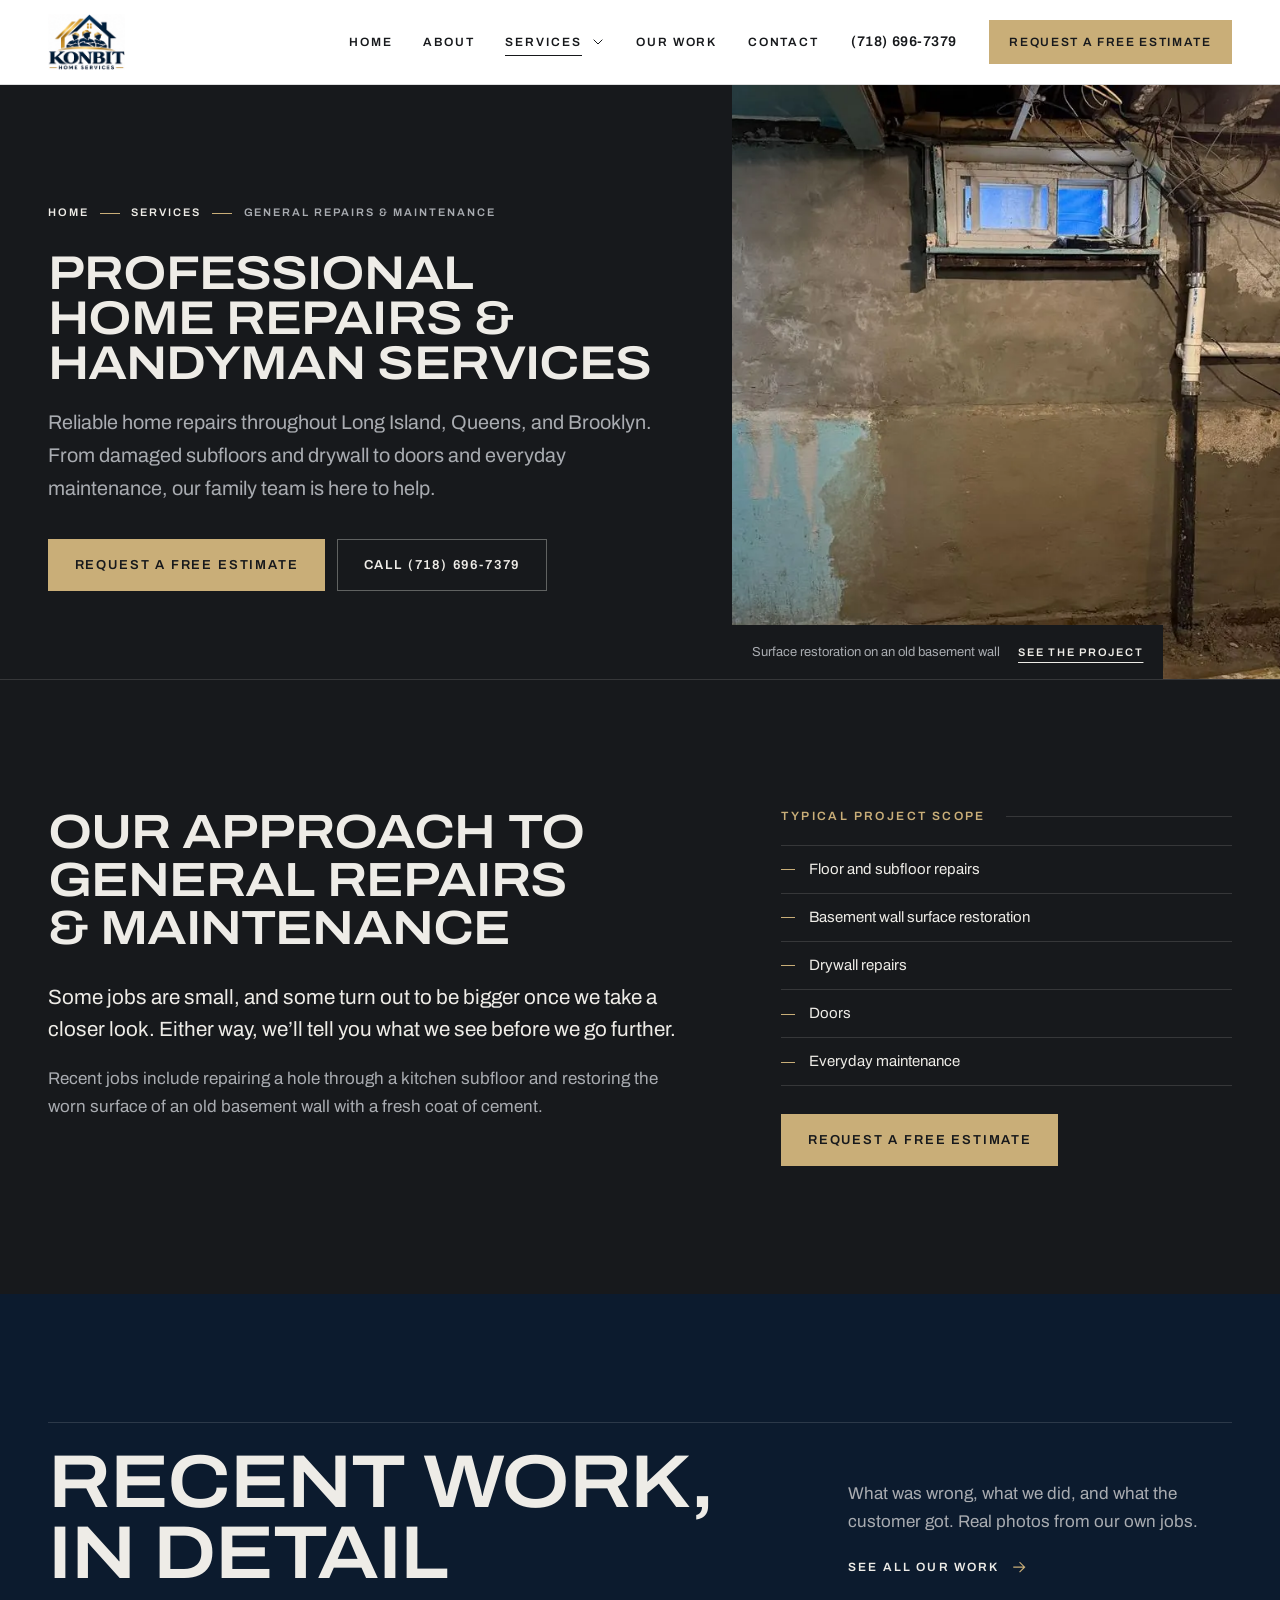
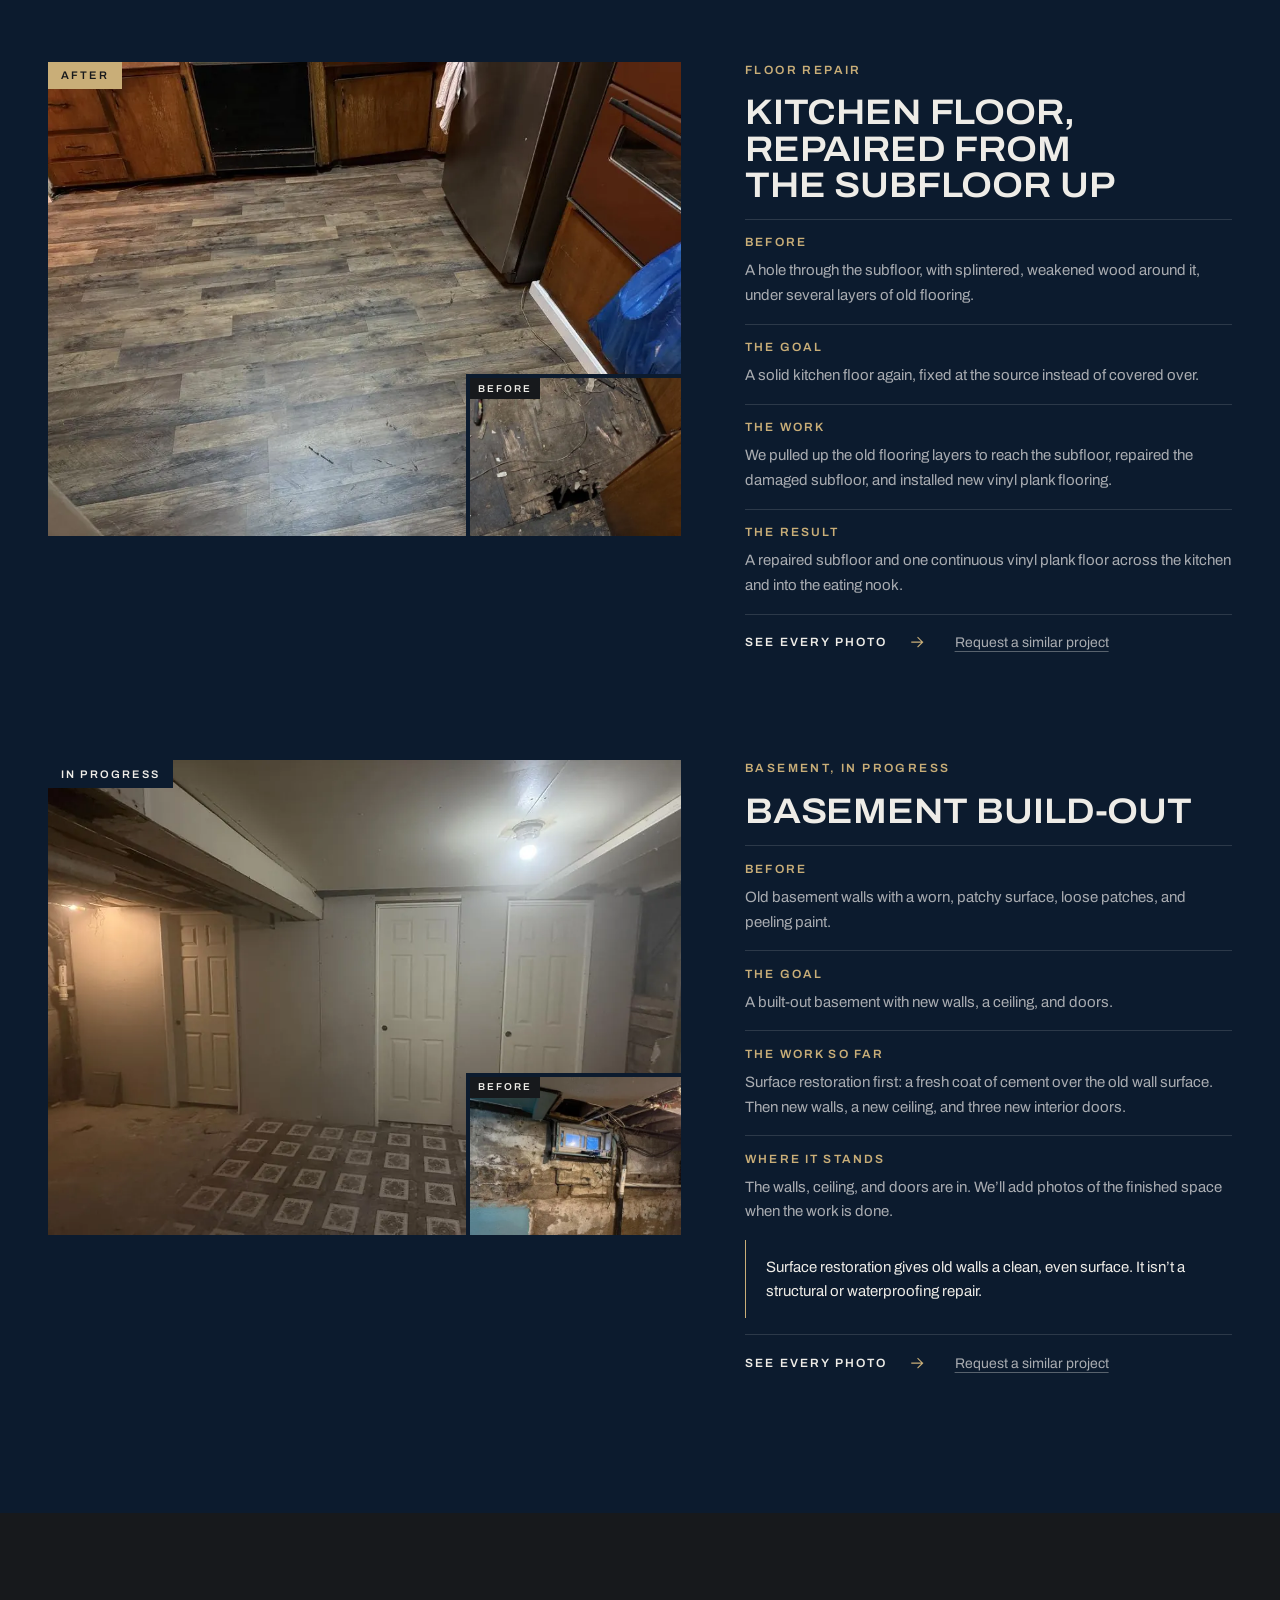
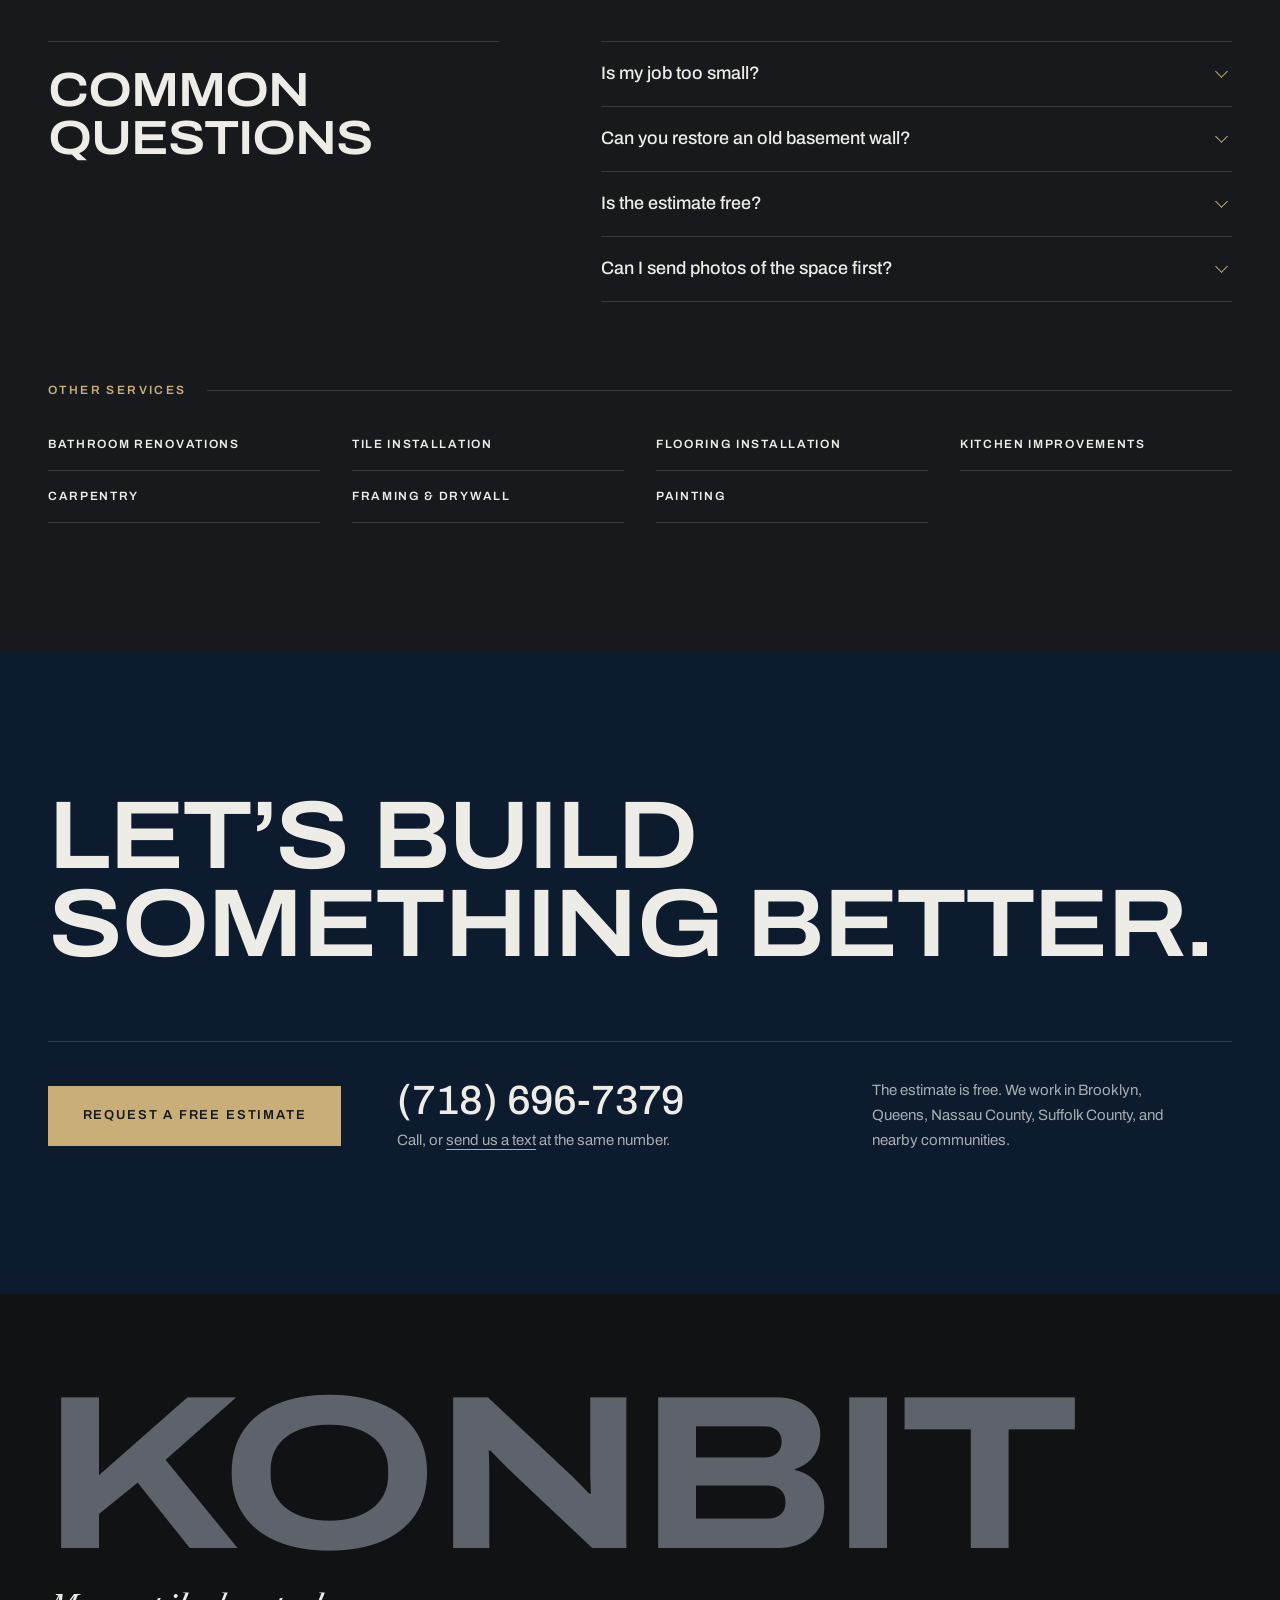
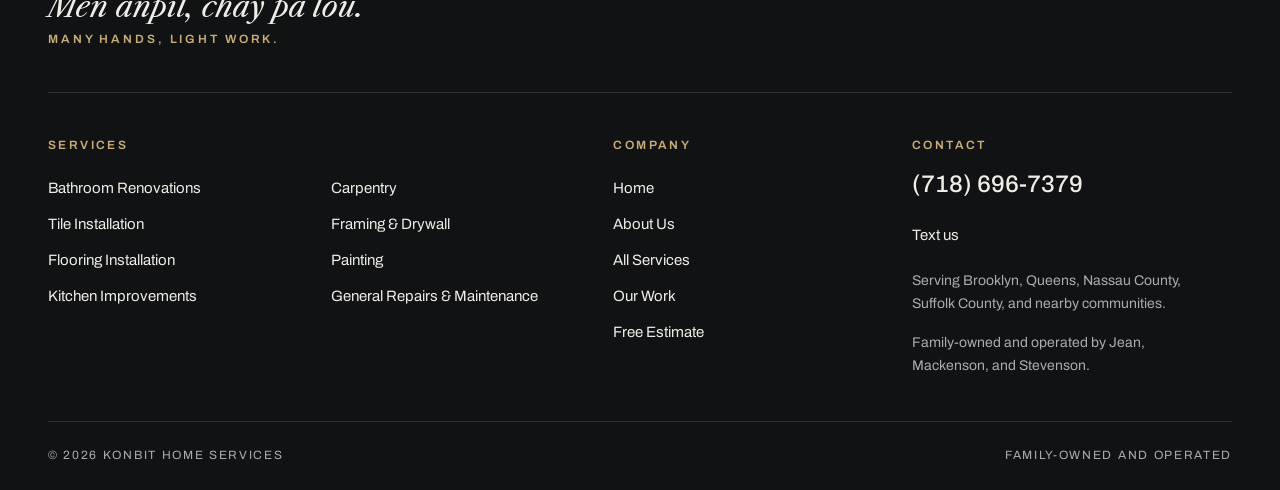
<file: home-repairs.html>
<!doctype html>
<html lang="en">
<head>
<meta charset="utf-8">
<meta name="viewport" content="width=device-width, initial-scale=1, viewport-fit=cover">
<script>if(/\.html$/.test(location.pathname)&&history.replaceState)history.replaceState(null,'',location.pathname.replace(/(index)?\.html$/,'')+location.search+location.hash)</script>
<title>Home Repairs &amp; Handyman Services in Queens, Brooklyn &amp; Long Island | Konbit</title>
<meta name="description" content="Floor and subfloor repairs, basement wall surface restoration, drywall, doors, and the rest of your fix-it list. Family-owned handyman services in Queens, Brooklyn, and Long Island.">
<link rel="canonical" href="https://konbithomeservices.com/home-repairs">
<script type="application/ld+json">{
  "@context": "https://schema.org",
  "@type": "Service",
  "name": "General Repairs & Maintenance",
  "serviceType": "General Repairs & Maintenance",
  "url": "https://konbithomeservices.com/home-repairs",
  "description": "Floor and subfloor repairs, basement wall surface restoration, drywall, doors, and the rest of your fix-it list. Family-owned handyman services in Queens, Brooklyn, and Long Island.",
  "provider": {
    "@type": "HomeAndConstructionBusiness",
    "@id": "https://konbithomeservices.com/#business",
    "name": "Konbit Home Services",
    "url": "https://konbithomeservices.com/",
    "telephone": "+1-718-696-7379"
  },
  "areaServed": [
    {
      "@type": "AdministrativeArea",
      "name": "Brooklyn, NY"
    },
    {
      "@type": "AdministrativeArea",
      "name": "Queens, NY"
    },
    {
      "@type": "AdministrativeArea",
      "name": "Nassau County, NY"
    },
    {
      "@type": "AdministrativeArea",
      "name": "Suffolk County, NY"
    }
  ]
}</script>
<script type="application/ld+json">{
  "@context": "https://schema.org",
  "@type": "BreadcrumbList",
  "itemListElement": [
    {
      "@type": "ListItem",
      "position": 1,
      "name": "Home",
      "item": "https://konbithomeservices.com/"
    },
    {
      "@type": "ListItem",
      "position": 2,
      "name": "Services",
      "item": "https://konbithomeservices.com/services"
    },
    {
      "@type": "ListItem",
      "position": 3,
      "name": "General Repairs & Maintenance",
      "item": "https://konbithomeservices.com/home-repairs"
    }
  ]
}</script>
<link rel="preload" href="fonts/archivo-latin-wdth-normal.woff2" as="font" type="font/woff2" crossorigin>
<meta name="theme-color" content="#FFFFFF">
<link rel="icon" href="favicon.ico" sizes="any">
<link rel="icon" type="image/png" sizes="32x32" href="favicon-32.png">
<link rel="apple-touch-icon" href="apple-touch-icon.png">
<meta property="og:type" content="website">
<meta property="og:site_name" content="Konbit Home Services">
<meta property="og:title" content="Professional Home Repairs &amp; Handyman Services">
<meta property="og:description" content="Floor and subfloor repairs, basement wall surface restoration, drywall, doors, and the rest of your fix-it list. Family-owned handyman services in Queens, Brooklyn, and Long Island.">
<meta property="og:url" content="https://konbithomeservices.com/home-repairs">
<meta property="og:image" content="https://konbithomeservices.com/img/og-image.jpg">
<meta property="og:image:width" content="1200">
<meta property="og:image:height" content="630">
<meta property="og:image:alt" content="The Konbit Home Services logo">
<meta name="twitter:card" content="summary_large_image">
<link rel="stylesheet" href="styles.css">
</head>
<body>
<svg width="0" height="0" style="position:absolute" aria-hidden="true" focusable="false">
  <defs>
    <symbol id="i-phone" viewBox="0 0 24 24"><path d="M6.5 3.5h3l1.5 4.5-2 1.3a11 11 0 0 0 5.7 5.7l1.3-2 4.5 1.5v3a2 2 0 0 1-2.2 2A16.5 16.5 0 0 1 4.5 5.7a2 2 0 0 1 2-2.2z"/></symbol>
    <symbol id="i-pin" viewBox="0 0 24 24"><path d="M12 21s-6.5-5.6-6.5-11a6.5 6.5 0 0 1 13 0c0 5.4-6.5 11-6.5 11z"/><circle cx="12" cy="10" r="2.4"/></symbol>
    <symbol id="i-menu" viewBox="0 0 24 24"><path d="M4 7h16M4 12h16M4 17h16"/></symbol>
    <symbol id="i-close" viewBox="0 0 24 24"><path d="M6 6l12 12M18 6L6 18"/></symbol>
    <symbol id="i-chevron" viewBox="0 0 24 24"><path d="M6 9l6 6 6-6"/></symbol>
    <symbol id="i-arrow" viewBox="0 0 24 24"><path d="M5 12h14M13 6l6 6-6 6"/></symbol>
    <symbol id="i-copy" viewBox="0 0 24 24"><rect x="9" y="9" width="11" height="11" rx="2"/><path d="M5 15V6a2 2 0 0 1 2-2h8"/></symbol>
    <symbol id="i-message" viewBox="0 0 24 24"><path d="M4 5h16v11H10l-5 4v-4H4z"/></symbol>
    <symbol id="i-bath" viewBox="0 0 24 24"><path d="M3 12h18v2.5A5.5 5.5 0 0 1 15.5 20h-7A5.5 5.5 0 0 1 3 14.5z"/><path d="M6 12V6.2a2.2 2.2 0 0 1 4.2-.9"/><path d="M7 20l-1 2M17 20l1 2"/></symbol>
    <symbol id="i-tile" viewBox="0 0 24 24"><rect x="3.5" y="3.5" width="17" height="17" rx="1"/><path d="M3.5 9.2h17M3.5 14.8h17M9.2 3.5v17M14.8 3.5v17"/></symbol>
    <symbol id="i-floor" viewBox="0 0 24 24"><rect x="3" y="4" width="18" height="16" rx="1"/><path d="M3 9.3h18M3 14.7h18M10 4v5.3M15 9.3v5.4M8 14.7V20"/></symbol>
    <symbol id="i-kitchen" viewBox="0 0 24 24"><rect x="3.5" y="3.5" width="17" height="17" rx="1"/><path d="M3.5 11h17M12 3.5v17M9.5 6.5v2M14.5 6.5v2M9.5 14v2M14.5 14v2"/></symbol>
    <symbol id="i-square" viewBox="0 0 24 24"><path d="M4 3.5h4v13h13v4H4z"/><path d="M6 7h2M6 10.5h2M6 14h2M11 18.5v2M14.5 18.5v2M18 18.5v2"/></symbol>
    <symbol id="i-studs" viewBox="0 0 24 24"><path d="M3 5h18M3 19h18M5 5v14M10 5v14M14 5v14M19 5v14"/></symbol>
    <symbol id="i-roller" viewBox="0 0 24 24"><rect x="3" y="4" width="14" height="5" rx="1"/><path d="M17 6.5h2.5a1 1 0 0 1 1 1V11a1 1 0 0 1-1 1H12v3"/><rect x="10.5" y="15" width="3" height="6" rx="1"/></symbol>
    <symbol id="i-toolbox" viewBox="0 0 24 24"><rect x="3" y="8" width="18" height="12" rx="1.5"/><path d="M9 8V5.5A1.5 1.5 0 0 1 10.5 4h3A1.5 1.5 0 0 1 15 5.5V8M3 13h18M10.5 13v2h3v-2"/></symbol>
    <symbol id="i-family" viewBox="0 0 24 24"><circle cx="6.5" cy="8.5" r="2.4"/><circle cx="17.5" cy="8.5" r="2.4"/><circle cx="12" cy="7" r="2.7"/><path d="M2.5 19a4.2 4.2 0 0 1 6.6-3.4M21.5 19a4.2 4.2 0 0 0-6.6-3.4M7 20a5 5 0 0 1 10 0"/></symbol>
    <symbol id="i-award" viewBox="0 0 24 24"><circle cx="12" cy="9" r="5.5"/><path d="M9.2 13.8L8 21l4-2.2 4 2.2-1.2-7.2"/></symbol>
    <symbol id="i-chat" viewBox="0 0 24 24"><path d="M4 5h16v11H10l-5 4v-4H4z"/><path d="M8.5 10.5h.01M12 10.5h.01M15.5 10.5h.01"/></symbol>
    <symbol id="i-home" viewBox="0 0 24 24"><path d="M3.5 11L12 4l8.5 7"/><path d="M5.5 9.5V20h13V9.5"/><path d="M10 20v-5.5h4V20"/></symbol>
    <symbol id="i-chev-left" viewBox="0 0 24 24"><path d="M15 6l-6 6 6 6"/></symbol>
    <symbol id="i-chev-right" viewBox="0 0 24 24"><path d="M9 6l6 6-6 6"/></symbol>
    <symbol id="i-expand" viewBox="0 0 24 24"><path d="M14 4h6v6M10 20H4v-6M20 4l-6.5 6.5M4 20l6.5-6.5"/></symbol>
    <symbol id="i-camera" viewBox="0 0 24 24"><path d="M3.5 8.6 15.2 5.4l1.5 5.4L5 14z"/><path d="M3.5 8.6 2 9.2l1.4 5.4L5 14"/><path d="M12.6 11.5l1.2 4.3h5.6"/><path d="M19.4 13.3v5"/><circle cx="7.4" cy="10.7" r=".4"/></symbol>
    <symbol id="i-check" viewBox="0 0 24 24"><path d="M5 12.5l4.5 4.5L19 7.5"/></symbol>
    <symbol id="i-mail" viewBox="0 0 24 24"><rect x="3.5" y="5.5" width="17" height="13" rx="1.5"/><path d="M4 7l8 6 8-6"/></symbol>
    <symbol id="i-lock" viewBox="0 0 24 24"><rect x="5" y="10.5" width="14" height="10" rx="1.5"/><path d="M8.5 10.5V7.5a3.5 3.5 0 0 1 7 0v3"/></symbol>
  </defs>
</svg>

<a class="skip-link" href="#main">Skip to content</a>

<header class="site-header" data-menu="closed">
  <div class="wrap header-inner">
    <a class="brand" href="/">
      <img src="img/konbit-logo.png" alt="Konbit Home Services home" width="330" height="240">
    </a>
    <nav class="nav-panel" id="site-nav" aria-label="Main">
      <ul class="nav-list">
        <li><a class="nav-link" href="/">Home</a></li>
        <li><a class="nav-link" href="/about">About</a></li>
        <li class="nav-dropdown">
          <button class="nav-link nav-dropdown-btn is-current" id="services-toggle" type="button" aria-expanded="false" aria-controls="services-menu">
            Services <svg class="icon icon-sm" aria-hidden="true"><use href="#i-chevron"></use></svg>
          </button>
          <ul class="dropdown-panel" id="services-menu" hidden>
              <li><a href="/bathroom-renovations">Bathroom Renovations</a></li>
              <li><a href="/tile-installation">Tile Installation</a></li>
              <li><a href="/flooring-installation">Flooring Installation</a></li>
              <li><a href="/kitchen-improvements">Kitchen Improvements</a></li>
              <li><a href="/carpentry">Carpentry</a></li>
              <li><a href="/framing-drywall">Framing &amp; Drywall</a></li>
              <li><a href="/painting">Painting</a></li>
              <li><a href="/home-repairs" aria-current="page">General Repairs &amp; Maintenance</a></li>
            <li class="dropdown-all"><a href="/services">See all services</a></li>
          </ul>
        </li>
        <li><a class="nav-link" href="/our-work">Our Work</a></li>
        <li><a class="nav-link" href="/contact">Contact</a></li>
      </ul>
      <a class="nav-phone" href="tel:+17186967379">(718) 696-7379</a>
      <a class="btn btn-gold nav-cta" href="/contact">Request a Free Estimate</a>
      <a class="btn btn-outline nav-call" href="tel:+17186967379">Call (718) 696-7379</a>
    </nav>
    <button class="menu-toggle" id="menu-toggle" type="button" aria-expanded="false" aria-controls="site-nav">
      <span class="burger" aria-hidden="true"><span></span><span></span><span></span></span>
      <span class="menu-label">Menu</span>
    </button>
  </div>
</header>
<div class="menu-scrim" id="menu-scrim" hidden></div>

<main id="main">
  <section class="page-hero page-hero-split" aria-labelledby="page-title">
    <div class="page-hero-inner">
      <nav class="crumbs" aria-label="Breadcrumb"><ol><li><a href="/">Home</a></li><li><a href="/services">Services</a></li><li><span aria-current="page">General Repairs &amp; Maintenance</span></li></ol></nav>
      <h1 id="page-title" class="is-long" style="--fit: 9.6">Professional Home Repairs &amp; Handyman Services</h1>
      <p class="page-hero-lede">Reliable home repairs throughout Long Island, Queens, and Brooklyn. From damaged subfloors and drywall to doors and everyday maintenance, our family team is here to help.</p>
      <div class="page-hero-actions"><a class="btn btn-gold" href="/contact?service=General%20Repairs%20%26%20Maintenance">Request a Free Estimate</a><a class="btn btn-ghost" href="tel:+17186967379">Call (718) 696-7379</a></div>
    </div>
    <figure class="page-hero-photo"><picture><source type="image/webp" srcset="img/basement-parge-960.webp 960w, img/basement-parge-1600.webp 1600w" sizes="(min-width: 900px) 46vw, 100vw"><img src="img/basement-parge-960.jpg" srcset="img/basement-parge-960.jpg 960w, img/basement-parge-1600.jpg 1600w" sizes="(min-width: 900px) 46vw, 100vw" width="960" height="720" fetchpriority="high" alt="A basement wall with a fresh coat of cement over its old, worn surface"></picture><figcaption><span>Surface restoration on an old basement wall</span> <a href="/our-work#basement">See the project</a></figcaption></figure>
  </section>

  <section class="section" aria-labelledby="approach-title">
    <div class="wrap">
      <div class="svc-detail">
        <div class="svc-detail-copy">
          <h2 class="sec-title is-small" id="approach-title">Our approach to general repairs &amp; maintenance</h2>
          <p>Some jobs are small, and some turn out to be bigger once we take a closer look. Either way, we’ll tell you what we see before we go further.</p>
          <p>Recent jobs include repairing a hole through a kitchen subfloor and restoring the worn surface of an old basement wall with a fresh coat of cement.</p>
        </div>
        <div class="svc-scope">
          <h2 class="label-line" id="scope-title">Typical project scope</h2>
          <ul class="svc-list" aria-labelledby="scope-title">
            <li>Floor and subfloor repairs</li>
            <li>Basement wall surface restoration</li>
            <li>Drywall repairs</li>
            <li>Doors</li>
            <li>Everyday maintenance</li>
          </ul>
          <p class="svc-cta"><a class="btn btn-gold" href="/contact?service=General%20Repairs%20%26%20Maintenance">Request a free estimate<span class="sr-only"> for general repairs &amp; maintenance</span></a></p>
        </div>
      </div>
    </div>
  </section>

  <section class="section section-navy" aria-labelledby="projects-title">
    <div class="wrap">
      <header class="sec-head">
        <h2 class="sec-title" id="projects-title">Recent work, in detail</h2>
        <div class="sec-aside">
          <p class="sec-intro">What was wrong, what we did, and what the customer got. Real photos from our own jobs.</p>
          <a class="link-arrow" href="/our-work">See all our work<svg class="icon" aria-hidden="true"><use href="#i-arrow"></use></svg></a>
        </div>
      </header>
      <div class="story-list">
        <article class="repair-story reveal" aria-labelledby="story-kitchen-title">
          <div class="rs-photos">
            <picture><source type="image/webp" srcset="img/kitchen-after-960.webp 960w, img/kitchen-after-1600.webp 1600w" sizes="(min-width: 900px) 52vw, 100vw"><img class="rs-main" src="img/kitchen-after-960.jpg" srcset="img/kitchen-after-960.jpg 960w, img/kitchen-after-1600.jpg 1600w" sizes="(min-width: 900px) 52vw, 100vw" width="1600" height="1200" loading="lazy" alt="After: new gray-brown vinyl plank flooring in a kitchen with wood cabinets, a dishwasher, and a stainless refrigerator"></picture>
            <span class="shot-tag is-after">After</span>
            <span class="rs-inset"><picture><source type="image/webp" srcset="img/kitchen-hole-480.webp"><img src="img/kitchen-hole-480.jpg" width="480" height="360" loading="lazy" alt="Before: a hole broken through an old kitchen subfloor, with splintered, damaged wood around it"></picture><span class="shot-tag">Before</span></span>
          </div>
          <div class="rs-body">
            <p class="pc-cat">Floor repair</p>
            <h3 class="rs-title" id="story-kitchen-title">Kitchen Floor, Repaired From the Subfloor Up</h3>
            
        <dl class="project-facts is-stacked">
          <div><dt>Before</dt><dd>A hole through the subfloor, with splintered, weakened wood around it, under several layers of old flooring.</dd></div>
          <div><dt>The goal</dt><dd>A solid kitchen floor again, fixed at the source instead of covered over.</dd></div>
          <div><dt>The work</dt><dd>We pulled up the old flooring layers to reach the subfloor, repaired the damaged subfloor, and installed new vinyl plank flooring.</dd></div>
          <div><dt>The result</dt><dd>A repaired subfloor and one continuous vinyl plank floor across the kitchen and into the eating nook.</dd></div>
        </dl>
            
            <p class="rs-links"><a class="pc-more" href="/our-work#kitchen-floor">See every photo<span class="sr-only">: Kitchen Floor, Repaired From the Subfloor Up</span> <svg class="icon icon-sm" aria-hidden="true"><use href="#i-arrow"></use></svg></a><a class="pc-similar" href="/contact?service=Flooring%20Installation">Request a similar project<span class="sr-only">: Kitchen Floor, Repaired From the Subfloor Up</span></a></p>
          </div>
        </article>
        <article class="repair-story reveal" aria-labelledby="story-basement-title">
          <div class="rs-photos">
            <picture><source type="image/webp" srcset="img/basement-progress-960.webp 960w, img/basement-progress-1600.webp 1600w" sizes="(min-width: 900px) 52vw, 100vw"><img class="rs-main" src="img/basement-progress-960.jpg" srcset="img/basement-progress-960.jpg 960w, img/basement-progress-1600.jpg 1600w" sizes="(min-width: 900px) 52vw, 100vw" width="1600" height="1200" loading="lazy" alt="In progress: the basement with new gray drywall walls, a new ceiling, and three new white six-panel doors"></picture>
            <span class="shot-tag is-progress">In progress</span>
            <span class="rs-inset"><picture><source type="image/webp" srcset="img/basement-before-480.webp"><img src="img/basement-before-480.jpg" width="480" height="360" loading="lazy" alt="Before: an old basement wall with a worn, patchy surface, peeling paint, a small window, exposed wiring, and drain pipes"></picture><span class="shot-tag">Before</span></span>
          </div>
          <div class="rs-body">
            <p class="pc-cat">Basement, in progress</p>
            <h3 class="rs-title" id="story-basement-title">Basement Build-Out</h3>
            
        <dl class="project-facts is-stacked">
          <div><dt>Before</dt><dd>Old basement walls with a worn, patchy surface, loose patches, and peeling paint.</dd></div>
          <div><dt>The goal</dt><dd>A built-out basement with new walls, a ceiling, and doors.</dd></div>
          <div><dt>The work so far</dt><dd>Surface restoration first: a fresh coat of cement over the old wall surface. Then new walls, a new ceiling, and three new interior doors.</dd></div>
          <div><dt>Where it stands</dt><dd>The walls, ceiling, and doors are in. We’ll add photos of the finished space when the work is done.</dd></div>
        </dl>
            <p class="project-note">Surface restoration gives old walls a clean, even surface. It isn’t a structural or waterproofing repair.</p>
            <p class="rs-links"><a class="pc-more" href="/our-work#basement">See every photo<span class="sr-only">: Basement Build-Out</span> <svg class="icon icon-sm" aria-hidden="true"><use href="#i-arrow"></use></svg></a><a class="pc-similar" href="/contact?service=Framing%20%26%20Drywall">Request a similar project<span class="sr-only">: Basement Build-Out</span></a></p>
          </div>
        </article>
      </div>
    </div>
  </section>

  <section class="section" aria-labelledby="faq-title">
    <div class="wrap faq-layout">
      <header class="faq-head">
        <h2 class="sec-title is-small" id="faq-title">Common questions</h2>
      </header>
      <div class="faq-list">
        <details class="faq">
          <summary>Is my job too small?</summary>
          <p>Tell us about it. We take on repairs as well as bigger renovations.</p>
        </details>
        <details class="faq">
          <summary>Can you restore an old basement wall?</summary>
          <p>We can restore the wall’s surface with a fresh coat of cement, as in our basement project. That gives the wall a clean, even surface, but it isn’t a structural repair and doesn’t stop water from coming through the wall. If you see large cracks or water, mention it in your request.</p>
        </details>
        <details class="faq">
          <summary>Is the estimate free?</summary>
          <p>Yes. Send us a request online or call or text (718) 696-7379, and we’ll set up your free estimate.</p>
        </details>
        <details class="faq">
          <summary>Can I send photos of the space first?</summary>
          <p>Yes. After you send your request, text your photos to (718) 696-7379. They help us understand the job.</p>
        </details>
      </div>
      <div class="other-services">
        <h2 class="label-line" id="other-title">Other services</h2>
        <nav class="index-nav" aria-labelledby="other-title">
          <a href="/bathroom-renovations">Bathroom Renovations</a>
          <a href="/tile-installation">Tile Installation</a>
          <a href="/flooring-installation">Flooring Installation</a>
          <a href="/kitchen-improvements">Kitchen Improvements</a>
          <a href="/carpentry">Carpentry</a>
          <a href="/framing-drywall">Framing &amp; Drywall</a>
          <a href="/painting">Painting</a>
        </nav>
      </div>
    </div>
  </section>

  <section class="contact-band" aria-labelledby="cta-title">
    <div class="wrap">
      <h2 class="contact-band-title" id="cta-title">Let’s build something better.</h2>
      <div class="contact-band-row">
        <a class="btn btn-gold btn-lg" href="/contact?service=General%20Repairs%20%26%20Maintenance">Request a Free Estimate</a>
        <div class="contact-band-phone">
          <a class="contact-band-number" href="tel:+17186967379">(718) 696-7379</a>
          <p>Call, or <a href="sms:+17186967379">send us a text</a> at the same number.</p>
        </div>
        <p class="contact-band-area">The estimate is free. We work in Brooklyn, Queens, Nassau County, Suffolk County, and nearby communities.</p>
      </div>
    </div>
  </section>
</main>

<footer class="site-footer">
  <div class="wrap">
    <div class="footer-top">
      <p class="footer-mark" aria-hidden="true">Konbit</p>
      <div class="footer-motto">
        <p class="footer-kreyol" lang="ht">Men anpil, chay pa lou.</p>
        <p class="footer-en">Many hands, light work.</p>
      </div>
    </div>
    <div class="footer-cols">
      <nav class="footer-col footer-col-wide" aria-labelledby="footer-services">
        <h2 class="footer-heading" id="footer-services">Services</h2>
        <ul>
          <li><a href="/bathroom-renovations">Bathroom Renovations</a></li>
          <li><a href="/tile-installation">Tile Installation</a></li>
          <li><a href="/flooring-installation">Flooring Installation</a></li>
          <li><a href="/kitchen-improvements">Kitchen Improvements</a></li>
          <li><a href="/carpentry">Carpentry</a></li>
          <li><a href="/framing-drywall">Framing &amp; Drywall</a></li>
          <li><a href="/painting">Painting</a></li>
          <li><a href="/home-repairs">General Repairs &amp; Maintenance</a></li>
        </ul>
      </nav>
      <nav class="footer-col" aria-labelledby="footer-company">
        <h2 class="footer-heading" id="footer-company">Company</h2>
        <ul>
          <li><a href="/">Home</a></li>
          <li><a href="/about">About Us</a></li>
          <li><a href="/services">All Services</a></li>
          <li><a href="/our-work">Our Work</a></li>
          <li><a href="/contact">Free Estimate</a></li>
        </ul>
      </nav>
      <div class="footer-col">
        <h2 class="footer-heading">Contact</h2>
        <p class="footer-phone"><a href="tel:+17186967379">(718) 696-7379</a></p>
        <p class="footer-text"><a href="sms:+17186967379">Text us</a></p>
        <p class="footer-note">Serving Brooklyn, Queens, Nassau County, Suffolk County, and nearby communities.</p>
        <p class="footer-note">Family-owned and operated by Jean, Mackenson, and Stevenson.</p>
      </div>
    </div>
    <p class="footer-bottom"><span>© <span id="year">2026</span> Konbit Home Services</span><span>Family-owned and operated</span></p>
  </div>
</footer>
<div class="action-bar" id="action-bar">
  <a class="btn btn-outline" href="tel:+17186967379">Call</a>
  <a class="btn btn-gold" href="/contact">Free Estimate</a>
</div>

<script src="site.js"></script>
</body>
</html>
</file>
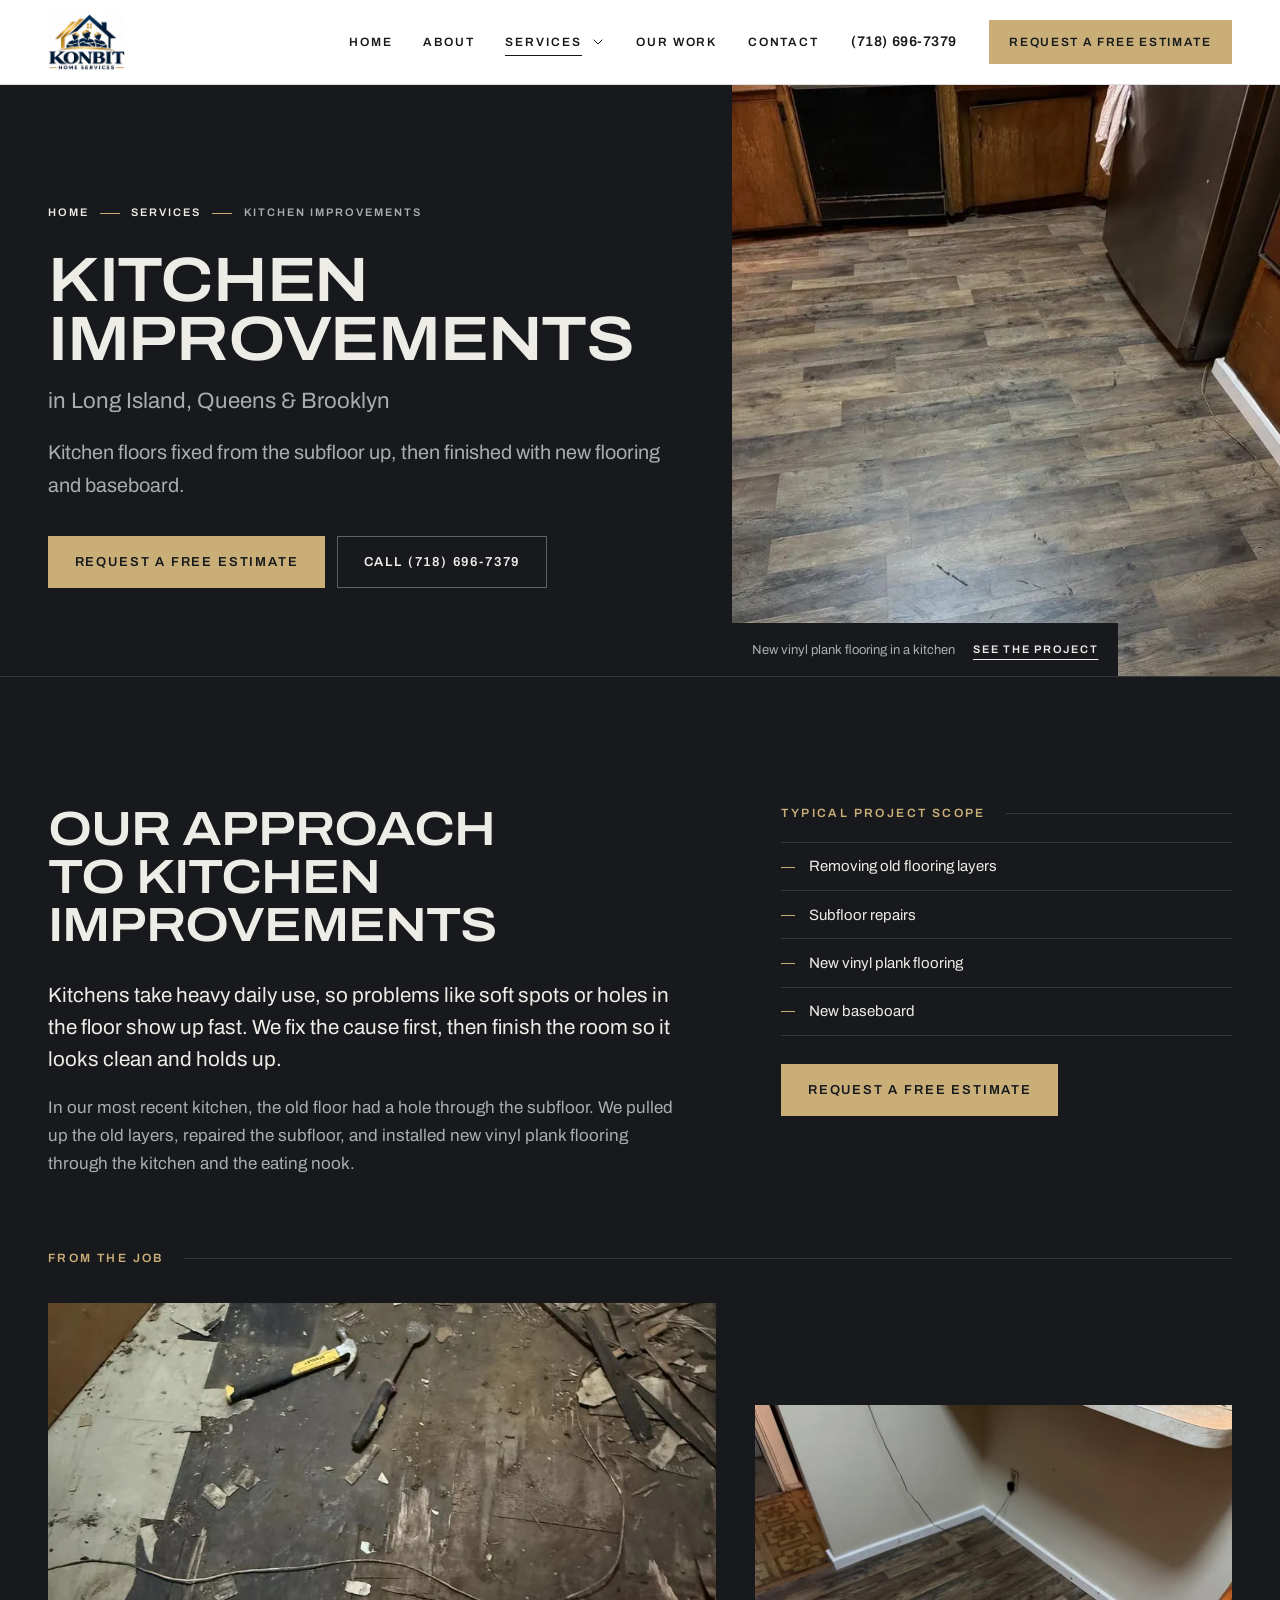
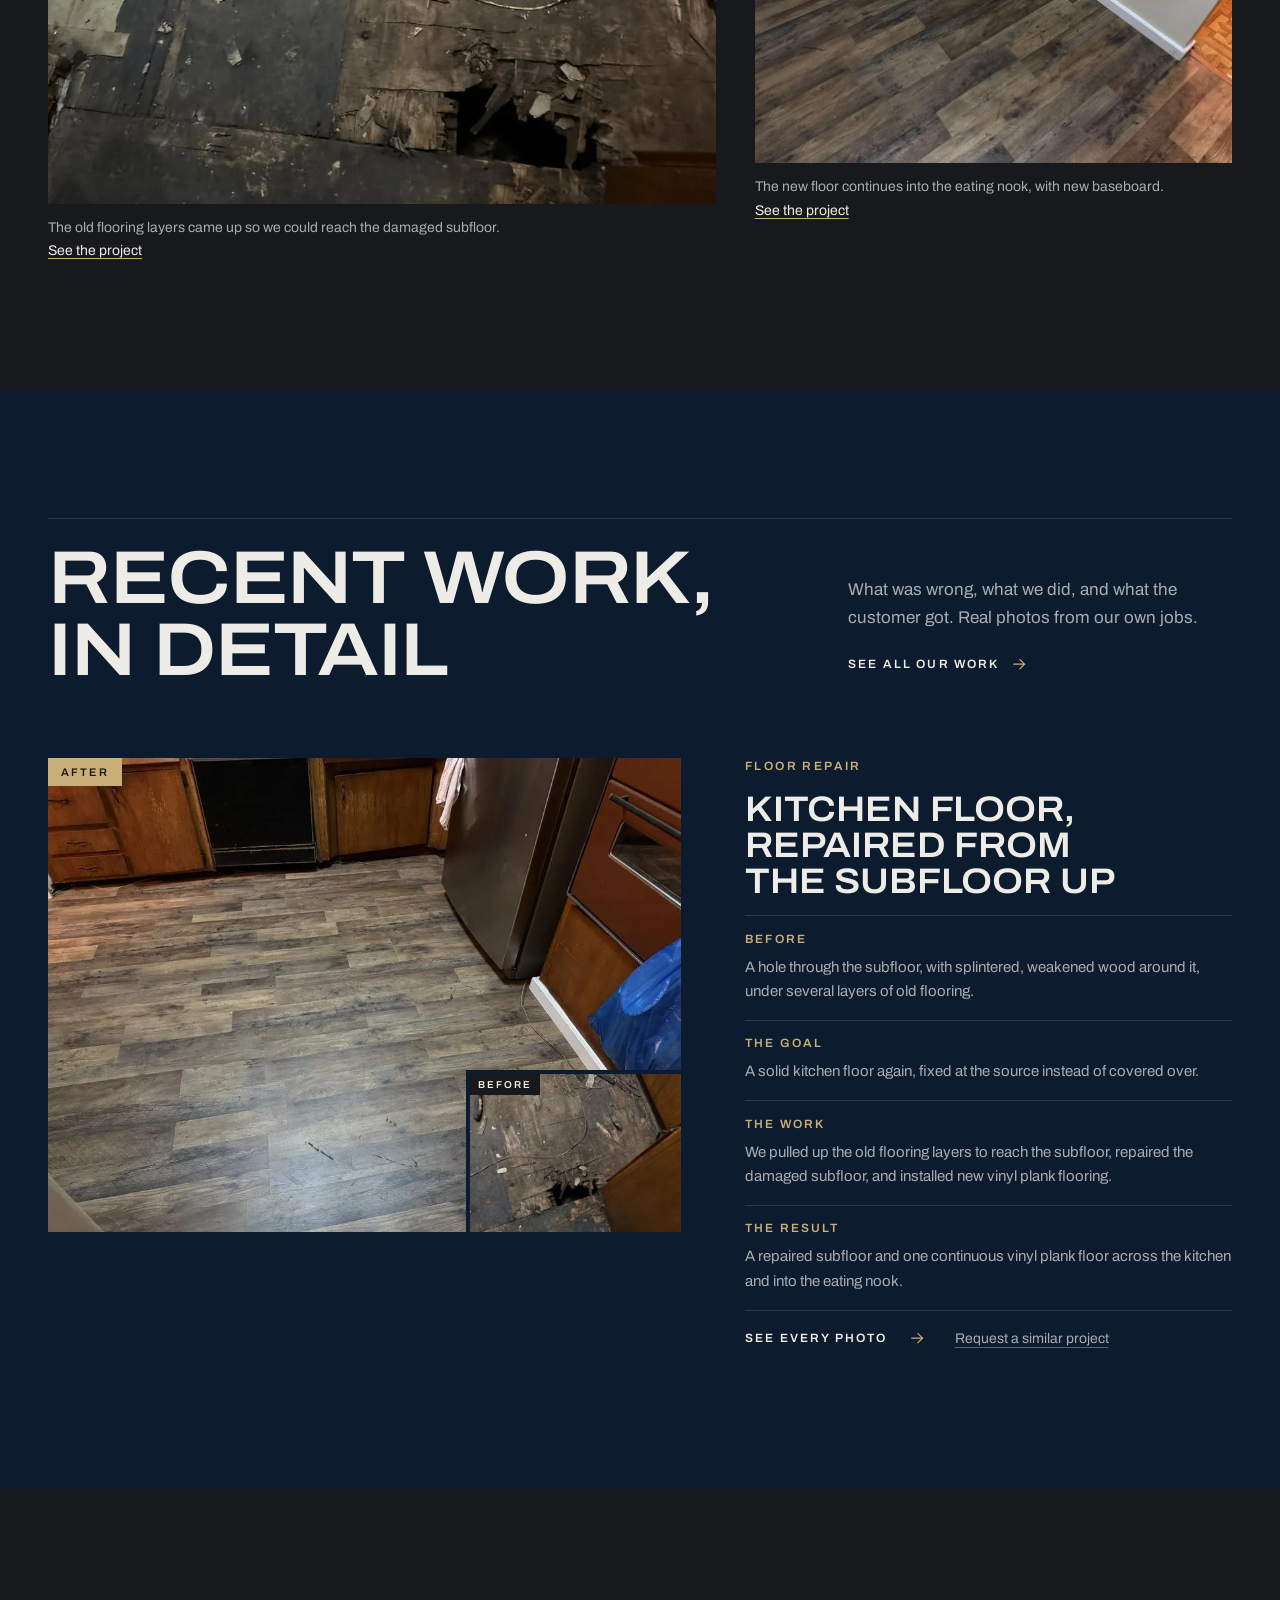
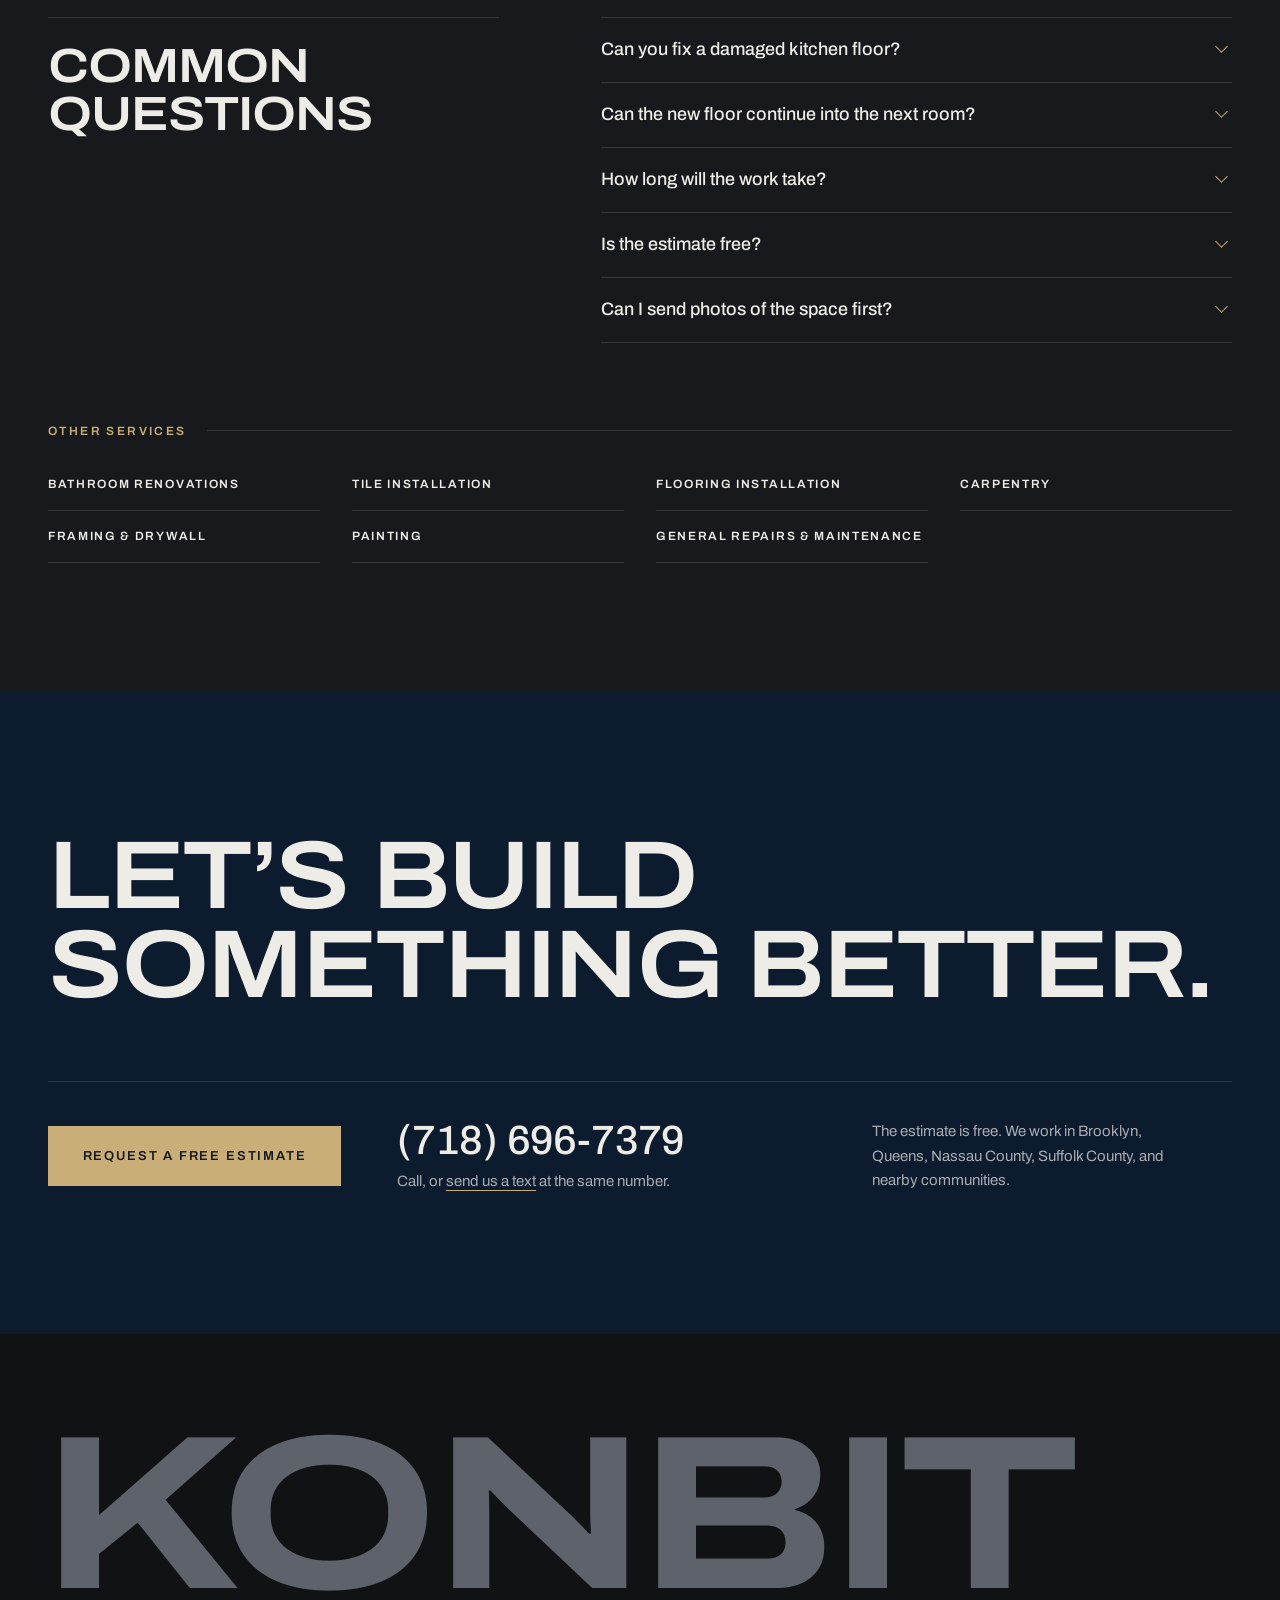
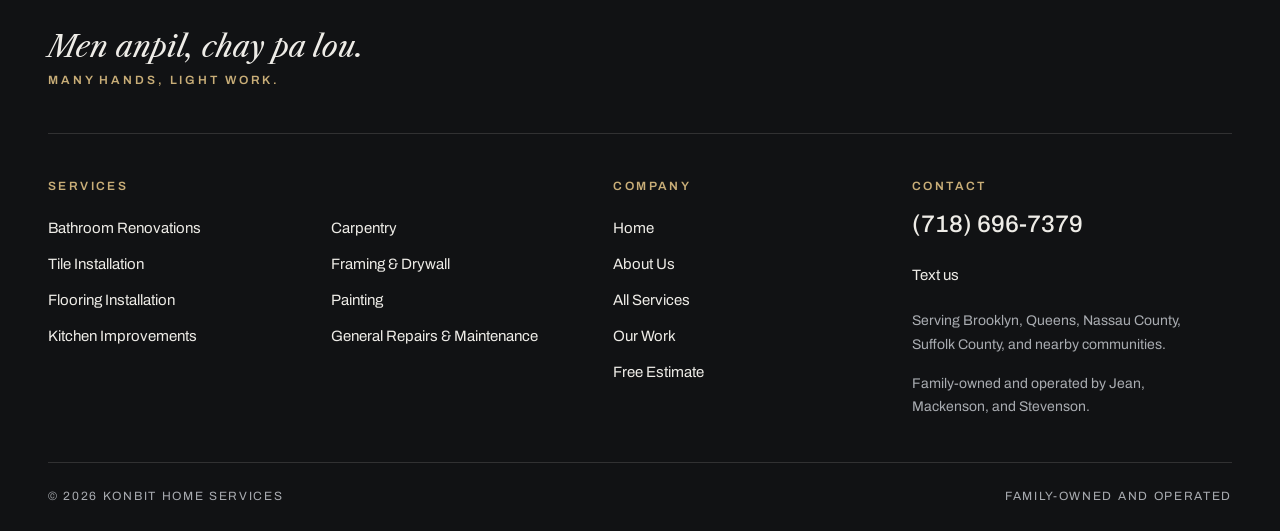
<file: kitchen-improvements.html>
<!doctype html>
<html lang="en">
<head>
<meta charset="utf-8">
<meta name="viewport" content="width=device-width, initial-scale=1, viewport-fit=cover">
<script>if(/\.html$/.test(location.pathname)&&history.replaceState)history.replaceState(null,'',location.pathname.replace(/(index)?\.html$/,'')+location.search+location.hash)</script>
<title>Kitchen Improvements in Long Island, Queens &amp; Brooklyn | Konbit Home Services</title>
<meta name="description" content="Kitchen floors repaired from the subfloor up and finished with new vinyl plank and baseboard, from a family-owned crew serving Long Island, Queens, and Brooklyn. Free estimates.">
<link rel="canonical" href="https://konbithomeservices.com/kitchen-improvements">
<script type="application/ld+json">{
  "@context": "https://schema.org",
  "@type": "Service",
  "name": "Kitchen Improvements",
  "serviceType": "Kitchen Improvements",
  "url": "https://konbithomeservices.com/kitchen-improvements",
  "description": "Kitchen floors repaired from the subfloor up and finished with new vinyl plank and baseboard, from a family-owned crew serving Long Island, Queens, and Brooklyn. Free estimates.",
  "provider": {
    "@type": "HomeAndConstructionBusiness",
    "@id": "https://konbithomeservices.com/#business",
    "name": "Konbit Home Services",
    "url": "https://konbithomeservices.com/",
    "telephone": "+1-718-696-7379"
  },
  "areaServed": [
    {
      "@type": "AdministrativeArea",
      "name": "Brooklyn, NY"
    },
    {
      "@type": "AdministrativeArea",
      "name": "Queens, NY"
    },
    {
      "@type": "AdministrativeArea",
      "name": "Nassau County, NY"
    },
    {
      "@type": "AdministrativeArea",
      "name": "Suffolk County, NY"
    }
  ]
}</script>
<script type="application/ld+json">{
  "@context": "https://schema.org",
  "@type": "BreadcrumbList",
  "itemListElement": [
    {
      "@type": "ListItem",
      "position": 1,
      "name": "Home",
      "item": "https://konbithomeservices.com/"
    },
    {
      "@type": "ListItem",
      "position": 2,
      "name": "Services",
      "item": "https://konbithomeservices.com/services"
    },
    {
      "@type": "ListItem",
      "position": 3,
      "name": "Kitchen Improvements",
      "item": "https://konbithomeservices.com/kitchen-improvements"
    }
  ]
}</script>
<link rel="preload" href="fonts/archivo-latin-wdth-normal.woff2" as="font" type="font/woff2" crossorigin>
<meta name="theme-color" content="#FFFFFF">
<link rel="icon" href="favicon.ico" sizes="any">
<link rel="icon" type="image/png" sizes="32x32" href="favicon-32.png">
<link rel="apple-touch-icon" href="apple-touch-icon.png">
<meta property="og:type" content="website">
<meta property="og:site_name" content="Konbit Home Services">
<meta property="og:title" content="Kitchen Improvements in Long Island, Queens &amp; Brooklyn">
<meta property="og:description" content="Kitchen floors repaired from the subfloor up and finished with new vinyl plank and baseboard, from a family-owned crew serving Long Island, Queens, and Brooklyn. Free estimates.">
<meta property="og:url" content="https://konbithomeservices.com/kitchen-improvements">
<meta property="og:image" content="https://konbithomeservices.com/img/og-image.jpg">
<meta property="og:image:width" content="1200">
<meta property="og:image:height" content="630">
<meta property="og:image:alt" content="The Konbit Home Services logo">
<meta name="twitter:card" content="summary_large_image">
<link rel="stylesheet" href="styles.css">
</head>
<body>
<svg width="0" height="0" style="position:absolute" aria-hidden="true" focusable="false">
  <defs>
    <symbol id="i-phone" viewBox="0 0 24 24"><path d="M6.5 3.5h3l1.5 4.5-2 1.3a11 11 0 0 0 5.7 5.7l1.3-2 4.5 1.5v3a2 2 0 0 1-2.2 2A16.5 16.5 0 0 1 4.5 5.7a2 2 0 0 1 2-2.2z"/></symbol>
    <symbol id="i-pin" viewBox="0 0 24 24"><path d="M12 21s-6.5-5.6-6.5-11a6.5 6.5 0 0 1 13 0c0 5.4-6.5 11-6.5 11z"/><circle cx="12" cy="10" r="2.4"/></symbol>
    <symbol id="i-menu" viewBox="0 0 24 24"><path d="M4 7h16M4 12h16M4 17h16"/></symbol>
    <symbol id="i-close" viewBox="0 0 24 24"><path d="M6 6l12 12M18 6L6 18"/></symbol>
    <symbol id="i-chevron" viewBox="0 0 24 24"><path d="M6 9l6 6 6-6"/></symbol>
    <symbol id="i-arrow" viewBox="0 0 24 24"><path d="M5 12h14M13 6l6 6-6 6"/></symbol>
    <symbol id="i-copy" viewBox="0 0 24 24"><rect x="9" y="9" width="11" height="11" rx="2"/><path d="M5 15V6a2 2 0 0 1 2-2h8"/></symbol>
    <symbol id="i-message" viewBox="0 0 24 24"><path d="M4 5h16v11H10l-5 4v-4H4z"/></symbol>
    <symbol id="i-bath" viewBox="0 0 24 24"><path d="M3 12h18v2.5A5.5 5.5 0 0 1 15.5 20h-7A5.5 5.5 0 0 1 3 14.5z"/><path d="M6 12V6.2a2.2 2.2 0 0 1 4.2-.9"/><path d="M7 20l-1 2M17 20l1 2"/></symbol>
    <symbol id="i-tile" viewBox="0 0 24 24"><rect x="3.5" y="3.5" width="17" height="17" rx="1"/><path d="M3.5 9.2h17M3.5 14.8h17M9.2 3.5v17M14.8 3.5v17"/></symbol>
    <symbol id="i-floor" viewBox="0 0 24 24"><rect x="3" y="4" width="18" height="16" rx="1"/><path d="M3 9.3h18M3 14.7h18M10 4v5.3M15 9.3v5.4M8 14.7V20"/></symbol>
    <symbol id="i-kitchen" viewBox="0 0 24 24"><rect x="3.5" y="3.5" width="17" height="17" rx="1"/><path d="M3.5 11h17M12 3.5v17M9.5 6.5v2M14.5 6.5v2M9.5 14v2M14.5 14v2"/></symbol>
    <symbol id="i-square" viewBox="0 0 24 24"><path d="M4 3.5h4v13h13v4H4z"/><path d="M6 7h2M6 10.5h2M6 14h2M11 18.5v2M14.5 18.5v2M18 18.5v2"/></symbol>
    <symbol id="i-studs" viewBox="0 0 24 24"><path d="M3 5h18M3 19h18M5 5v14M10 5v14M14 5v14M19 5v14"/></symbol>
    <symbol id="i-roller" viewBox="0 0 24 24"><rect x="3" y="4" width="14" height="5" rx="1"/><path d="M17 6.5h2.5a1 1 0 0 1 1 1V11a1 1 0 0 1-1 1H12v3"/><rect x="10.5" y="15" width="3" height="6" rx="1"/></symbol>
    <symbol id="i-toolbox" viewBox="0 0 24 24"><rect x="3" y="8" width="18" height="12" rx="1.5"/><path d="M9 8V5.5A1.5 1.5 0 0 1 10.5 4h3A1.5 1.5 0 0 1 15 5.5V8M3 13h18M10.5 13v2h3v-2"/></symbol>
    <symbol id="i-family" viewBox="0 0 24 24"><circle cx="6.5" cy="8.5" r="2.4"/><circle cx="17.5" cy="8.5" r="2.4"/><circle cx="12" cy="7" r="2.7"/><path d="M2.5 19a4.2 4.2 0 0 1 6.6-3.4M21.5 19a4.2 4.2 0 0 0-6.6-3.4M7 20a5 5 0 0 1 10 0"/></symbol>
    <symbol id="i-award" viewBox="0 0 24 24"><circle cx="12" cy="9" r="5.5"/><path d="M9.2 13.8L8 21l4-2.2 4 2.2-1.2-7.2"/></symbol>
    <symbol id="i-chat" viewBox="0 0 24 24"><path d="M4 5h16v11H10l-5 4v-4H4z"/><path d="M8.5 10.5h.01M12 10.5h.01M15.5 10.5h.01"/></symbol>
    <symbol id="i-home" viewBox="0 0 24 24"><path d="M3.5 11L12 4l8.5 7"/><path d="M5.5 9.5V20h13V9.5"/><path d="M10 20v-5.5h4V20"/></symbol>
    <symbol id="i-chev-left" viewBox="0 0 24 24"><path d="M15 6l-6 6 6 6"/></symbol>
    <symbol id="i-chev-right" viewBox="0 0 24 24"><path d="M9 6l6 6-6 6"/></symbol>
    <symbol id="i-expand" viewBox="0 0 24 24"><path d="M14 4h6v6M10 20H4v-6M20 4l-6.5 6.5M4 20l6.5-6.5"/></symbol>
    <symbol id="i-camera" viewBox="0 0 24 24"><path d="M3.5 8.6 15.2 5.4l1.5 5.4L5 14z"/><path d="M3.5 8.6 2 9.2l1.4 5.4L5 14"/><path d="M12.6 11.5l1.2 4.3h5.6"/><path d="M19.4 13.3v5"/><circle cx="7.4" cy="10.7" r=".4"/></symbol>
    <symbol id="i-check" viewBox="0 0 24 24"><path d="M5 12.5l4.5 4.5L19 7.5"/></symbol>
    <symbol id="i-mail" viewBox="0 0 24 24"><rect x="3.5" y="5.5" width="17" height="13" rx="1.5"/><path d="M4 7l8 6 8-6"/></symbol>
    <symbol id="i-lock" viewBox="0 0 24 24"><rect x="5" y="10.5" width="14" height="10" rx="1.5"/><path d="M8.5 10.5V7.5a3.5 3.5 0 0 1 7 0v3"/></symbol>
  </defs>
</svg>

<a class="skip-link" href="#main">Skip to content</a>

<header class="site-header" data-menu="closed">
  <div class="wrap header-inner">
    <a class="brand" href="/">
      <img src="img/konbit-logo.png" alt="Konbit Home Services home" width="330" height="240">
    </a>
    <nav class="nav-panel" id="site-nav" aria-label="Main">
      <ul class="nav-list">
        <li><a class="nav-link" href="/">Home</a></li>
        <li><a class="nav-link" href="/about">About</a></li>
        <li class="nav-dropdown">
          <button class="nav-link nav-dropdown-btn is-current" id="services-toggle" type="button" aria-expanded="false" aria-controls="services-menu">
            Services <svg class="icon icon-sm" aria-hidden="true"><use href="#i-chevron"></use></svg>
          </button>
          <ul class="dropdown-panel" id="services-menu" hidden>
              <li><a href="/bathroom-renovations">Bathroom Renovations</a></li>
              <li><a href="/tile-installation">Tile Installation</a></li>
              <li><a href="/flooring-installation">Flooring Installation</a></li>
              <li><a href="/kitchen-improvements" aria-current="page">Kitchen Improvements</a></li>
              <li><a href="/carpentry">Carpentry</a></li>
              <li><a href="/framing-drywall">Framing &amp; Drywall</a></li>
              <li><a href="/painting">Painting</a></li>
              <li><a href="/home-repairs">General Repairs &amp; Maintenance</a></li>
            <li class="dropdown-all"><a href="/services">See all services</a></li>
          </ul>
        </li>
        <li><a class="nav-link" href="/our-work">Our Work</a></li>
        <li><a class="nav-link" href="/contact">Contact</a></li>
      </ul>
      <a class="nav-phone" href="tel:+17186967379">(718) 696-7379</a>
      <a class="btn btn-gold nav-cta" href="/contact">Request a Free Estimate</a>
      <a class="btn btn-outline nav-call" href="tel:+17186967379">Call (718) 696-7379</a>
    </nav>
    <button class="menu-toggle" id="menu-toggle" type="button" aria-expanded="false" aria-controls="site-nav">
      <span class="burger" aria-hidden="true"><span></span><span></span><span></span></span>
      <span class="menu-label">Menu</span>
    </button>
  </div>
</header>
<div class="menu-scrim" id="menu-scrim" hidden></div>

<main id="main">
  <section class="page-hero page-hero-split" aria-labelledby="page-title">
    <div class="page-hero-inner">
      <nav class="crumbs" aria-label="Breadcrumb"><ol><li><a href="/">Home</a></li><li><a href="/services">Services</a></li><li><span aria-current="page">Kitchen Improvements</span></li></ol></nav>
      <h1 id="page-title" style="--fit: 9.6">Kitchen Improvements <span class="h1-place">in Long Island, Queens &amp; Brooklyn</span></h1>
      <p class="page-hero-lede">Kitchen floors fixed from the subfloor up, then finished with new flooring and baseboard.</p>
      <div class="page-hero-actions"><a class="btn btn-gold" href="/contact?service=Kitchen%20Improvements">Request a Free Estimate</a><a class="btn btn-ghost" href="tel:+17186967379">Call (718) 696-7379</a></div>
    </div>
    <figure class="page-hero-photo"><picture><source type="image/webp" srcset="img/kitchen-after-480.webp 480w, img/kitchen-after-960.webp 960w, img/kitchen-after-1600.webp 1600w" sizes="(min-width: 900px) 46vw, 100vw"><img src="img/kitchen-after-960.jpg" srcset="img/kitchen-after-480.jpg 480w, img/kitchen-after-960.jpg 960w, img/kitchen-after-1600.jpg 1600w" sizes="(min-width: 900px) 46vw, 100vw" width="960" height="720" fetchpriority="high" alt="A kitchen with new gray-brown vinyl plank flooring"></picture><figcaption><span>New vinyl plank flooring in a kitchen</span> <a href="/our-work#kitchen-floor">See the project</a></figcaption></figure>
  </section>

  <section class="section" aria-labelledby="approach-title">
    <div class="wrap">
      <div class="svc-detail">
        <div class="svc-detail-copy">
          <h2 class="sec-title is-small" id="approach-title">Our approach to kitchen improvements</h2>
          <p>Kitchens take heavy daily use, so problems like soft spots or holes in the floor show up fast. We fix the cause first, then finish the room so it looks clean and holds up.</p>
          <p>In our most recent kitchen, the old floor had a hole through the subfloor. We pulled up the old layers, repaired the subfloor, and installed new vinyl plank flooring through the kitchen and the eating nook.</p>
        </div>
        <div class="svc-scope">
          <h2 class="label-line" id="scope-title">Typical project scope</h2>
          <ul class="svc-list" aria-labelledby="scope-title">
            <li>Removing old flooring layers</li>
            <li>Subfloor repairs</li>
            <li>New vinyl plank flooring</li>
            <li>New baseboard</li>
          </ul>
          <p class="svc-cta"><a class="btn btn-gold" href="/contact?service=Kitchen%20Improvements">Request a free estimate<span class="sr-only"> for kitchen improvements</span></a></p>
        </div>
      </div>
      <div class="feature">
        <h2 class="label-line" id="feature-title">From the job</h2>
        <div class="feature-pair">
          <figure class="feature-shot">
            <picture><source type="image/webp" srcset="img/kitchen-demo-960.webp 960w, img/kitchen-demo-1600.webp 1600w" sizes="(min-width: 760px) 54vw, 100vw"><img src="img/kitchen-demo-960.jpg" srcset="img/kitchen-demo-960.jpg 960w, img/kitchen-demo-1600.jpg 1600w" sizes="(min-width: 760px) 54vw, 100vw" width="1600" height="1200" loading="lazy" alt="Old kitchen flooring layers torn up, with a hammer and scraper on the exposed subfloor"></picture>
            <figcaption>The old flooring layers came up so we could reach the damaged subfloor. <a href="/our-work#kitchen-floor">See the project</a></figcaption>
          </figure>
          <figure class="feature-shot">
            <picture><source type="image/webp" srcset="img/kitchen-nook-960.webp 960w, img/kitchen-nook-1600.webp 1600w" sizes="(min-width: 760px) 54vw, 100vw"><img src="img/kitchen-nook-960.jpg" srcset="img/kitchen-nook-960.jpg 960w, img/kitchen-nook-1600.jpg 1600w" sizes="(min-width: 760px) 54vw, 100vw" width="1600" height="1200" loading="lazy" alt="New vinyl plank flooring with white baseboard in a kitchen nook"></picture>
            <figcaption>The new floor continues into the eating nook, with new baseboard. <a href="/our-work#kitchen-floor">See the project</a></figcaption>
          </figure>
        </div>
      </div>
    </div>
  </section>

  <section class="section section-navy" aria-labelledby="projects-title">
    <div class="wrap">
      <header class="sec-head">
        <h2 class="sec-title" id="projects-title">Recent work, in detail</h2>
        <div class="sec-aside">
          <p class="sec-intro">What was wrong, what we did, and what the customer got. Real photos from our own jobs.</p>
          <a class="link-arrow" href="/our-work">See all our work<svg class="icon" aria-hidden="true"><use href="#i-arrow"></use></svg></a>
        </div>
      </header>
      <div class="story-list">
        <article class="repair-story reveal" aria-labelledby="story-kitchen-title">
          <div class="rs-photos">
            <picture><source type="image/webp" srcset="img/kitchen-after-960.webp 960w, img/kitchen-after-1600.webp 1600w" sizes="(min-width: 900px) 52vw, 100vw"><img class="rs-main" src="img/kitchen-after-960.jpg" srcset="img/kitchen-after-960.jpg 960w, img/kitchen-after-1600.jpg 1600w" sizes="(min-width: 900px) 52vw, 100vw" width="1600" height="1200" loading="lazy" alt="After: new gray-brown vinyl plank flooring in a kitchen with wood cabinets, a dishwasher, and a stainless refrigerator"></picture>
            <span class="shot-tag is-after">After</span>
            <span class="rs-inset"><picture><source type="image/webp" srcset="img/kitchen-hole-480.webp"><img src="img/kitchen-hole-480.jpg" width="480" height="360" loading="lazy" alt="Before: a hole broken through an old kitchen subfloor, with splintered, damaged wood around it"></picture><span class="shot-tag">Before</span></span>
          </div>
          <div class="rs-body">
            <p class="pc-cat">Floor repair</p>
            <h3 class="rs-title" id="story-kitchen-title">Kitchen Floor, Repaired From the Subfloor Up</h3>
            
        <dl class="project-facts is-stacked">
          <div><dt>Before</dt><dd>A hole through the subfloor, with splintered, weakened wood around it, under several layers of old flooring.</dd></div>
          <div><dt>The goal</dt><dd>A solid kitchen floor again, fixed at the source instead of covered over.</dd></div>
          <div><dt>The work</dt><dd>We pulled up the old flooring layers to reach the subfloor, repaired the damaged subfloor, and installed new vinyl plank flooring.</dd></div>
          <div><dt>The result</dt><dd>A repaired subfloor and one continuous vinyl plank floor across the kitchen and into the eating nook.</dd></div>
        </dl>
            
            <p class="rs-links"><a class="pc-more" href="/our-work#kitchen-floor">See every photo<span class="sr-only">: Kitchen Floor, Repaired From the Subfloor Up</span> <svg class="icon icon-sm" aria-hidden="true"><use href="#i-arrow"></use></svg></a><a class="pc-similar" href="/contact?service=Flooring%20Installation">Request a similar project<span class="sr-only">: Kitchen Floor, Repaired From the Subfloor Up</span></a></p>
          </div>
        </article>
      </div>
    </div>
  </section>

  <section class="section" aria-labelledby="faq-title">
    <div class="wrap faq-layout">
      <header class="faq-head">
        <h2 class="sec-title is-small" id="faq-title">Common questions</h2>
      </header>
      <div class="faq-list">
        <details class="faq">
          <summary>Can you fix a damaged kitchen floor?</summary>
          <p>Yes. We repaired a hole through a kitchen subfloor and installed new vinyl plank flooring. The before and after photos are on our work page.</p>
        </details>
        <details class="faq">
          <summary>Can the new floor continue into the next room?</summary>
          <p>Yes. In our recent kitchen, the new vinyl plank runs through the kitchen and into the eating nook as one continuous floor.</p>
        </details>
        <details class="faq">
          <summary>How long will the work take?</summary>
          <p>It depends on the size of the space and what’s involved. We’ll talk through timing when we give you your estimate.</p>
        </details>
        <details class="faq">
          <summary>Is the estimate free?</summary>
          <p>Yes. Send us a request online or call or text (718) 696-7379, and we’ll set up your free estimate.</p>
        </details>
        <details class="faq">
          <summary>Can I send photos of the space first?</summary>
          <p>Yes. After you send your request, text your photos to (718) 696-7379. They help us understand the job.</p>
        </details>
      </div>
      <div class="other-services">
        <h2 class="label-line" id="other-title">Other services</h2>
        <nav class="index-nav" aria-labelledby="other-title">
          <a href="/bathroom-renovations">Bathroom Renovations</a>
          <a href="/tile-installation">Tile Installation</a>
          <a href="/flooring-installation">Flooring Installation</a>
          <a href="/carpentry">Carpentry</a>
          <a href="/framing-drywall">Framing &amp; Drywall</a>
          <a href="/painting">Painting</a>
          <a href="/home-repairs">General Repairs &amp; Maintenance</a>
        </nav>
      </div>
    </div>
  </section>

  <section class="contact-band" aria-labelledby="cta-title">
    <div class="wrap">
      <h2 class="contact-band-title" id="cta-title">Let’s build something better.</h2>
      <div class="contact-band-row">
        <a class="btn btn-gold btn-lg" href="/contact?service=Kitchen%20Improvements">Request a Free Estimate</a>
        <div class="contact-band-phone">
          <a class="contact-band-number" href="tel:+17186967379">(718) 696-7379</a>
          <p>Call, or <a href="sms:+17186967379">send us a text</a> at the same number.</p>
        </div>
        <p class="contact-band-area">The estimate is free. We work in Brooklyn, Queens, Nassau County, Suffolk County, and nearby communities.</p>
      </div>
    </div>
  </section>
</main>

<footer class="site-footer">
  <div class="wrap">
    <div class="footer-top">
      <p class="footer-mark" aria-hidden="true">Konbit</p>
      <div class="footer-motto">
        <p class="footer-kreyol" lang="ht">Men anpil, chay pa lou.</p>
        <p class="footer-en">Many hands, light work.</p>
      </div>
    </div>
    <div class="footer-cols">
      <nav class="footer-col footer-col-wide" aria-labelledby="footer-services">
        <h2 class="footer-heading" id="footer-services">Services</h2>
        <ul>
          <li><a href="/bathroom-renovations">Bathroom Renovations</a></li>
          <li><a href="/tile-installation">Tile Installation</a></li>
          <li><a href="/flooring-installation">Flooring Installation</a></li>
          <li><a href="/kitchen-improvements">Kitchen Improvements</a></li>
          <li><a href="/carpentry">Carpentry</a></li>
          <li><a href="/framing-drywall">Framing &amp; Drywall</a></li>
          <li><a href="/painting">Painting</a></li>
          <li><a href="/home-repairs">General Repairs &amp; Maintenance</a></li>
        </ul>
      </nav>
      <nav class="footer-col" aria-labelledby="footer-company">
        <h2 class="footer-heading" id="footer-company">Company</h2>
        <ul>
          <li><a href="/">Home</a></li>
          <li><a href="/about">About Us</a></li>
          <li><a href="/services">All Services</a></li>
          <li><a href="/our-work">Our Work</a></li>
          <li><a href="/contact">Free Estimate</a></li>
        </ul>
      </nav>
      <div class="footer-col">
        <h2 class="footer-heading">Contact</h2>
        <p class="footer-phone"><a href="tel:+17186967379">(718) 696-7379</a></p>
        <p class="footer-text"><a href="sms:+17186967379">Text us</a></p>
        <p class="footer-note">Serving Brooklyn, Queens, Nassau County, Suffolk County, and nearby communities.</p>
        <p class="footer-note">Family-owned and operated by Jean, Mackenson, and Stevenson.</p>
      </div>
    </div>
    <p class="footer-bottom"><span>© <span id="year">2026</span> Konbit Home Services</span><span>Family-owned and operated</span></p>
  </div>
</footer>
<div class="action-bar" id="action-bar">
  <a class="btn btn-outline" href="tel:+17186967379">Call</a>
  <a class="btn btn-gold" href="/contact">Free Estimate</a>
</div>

<script src="site.js"></script>
</body>
</html>
</file>
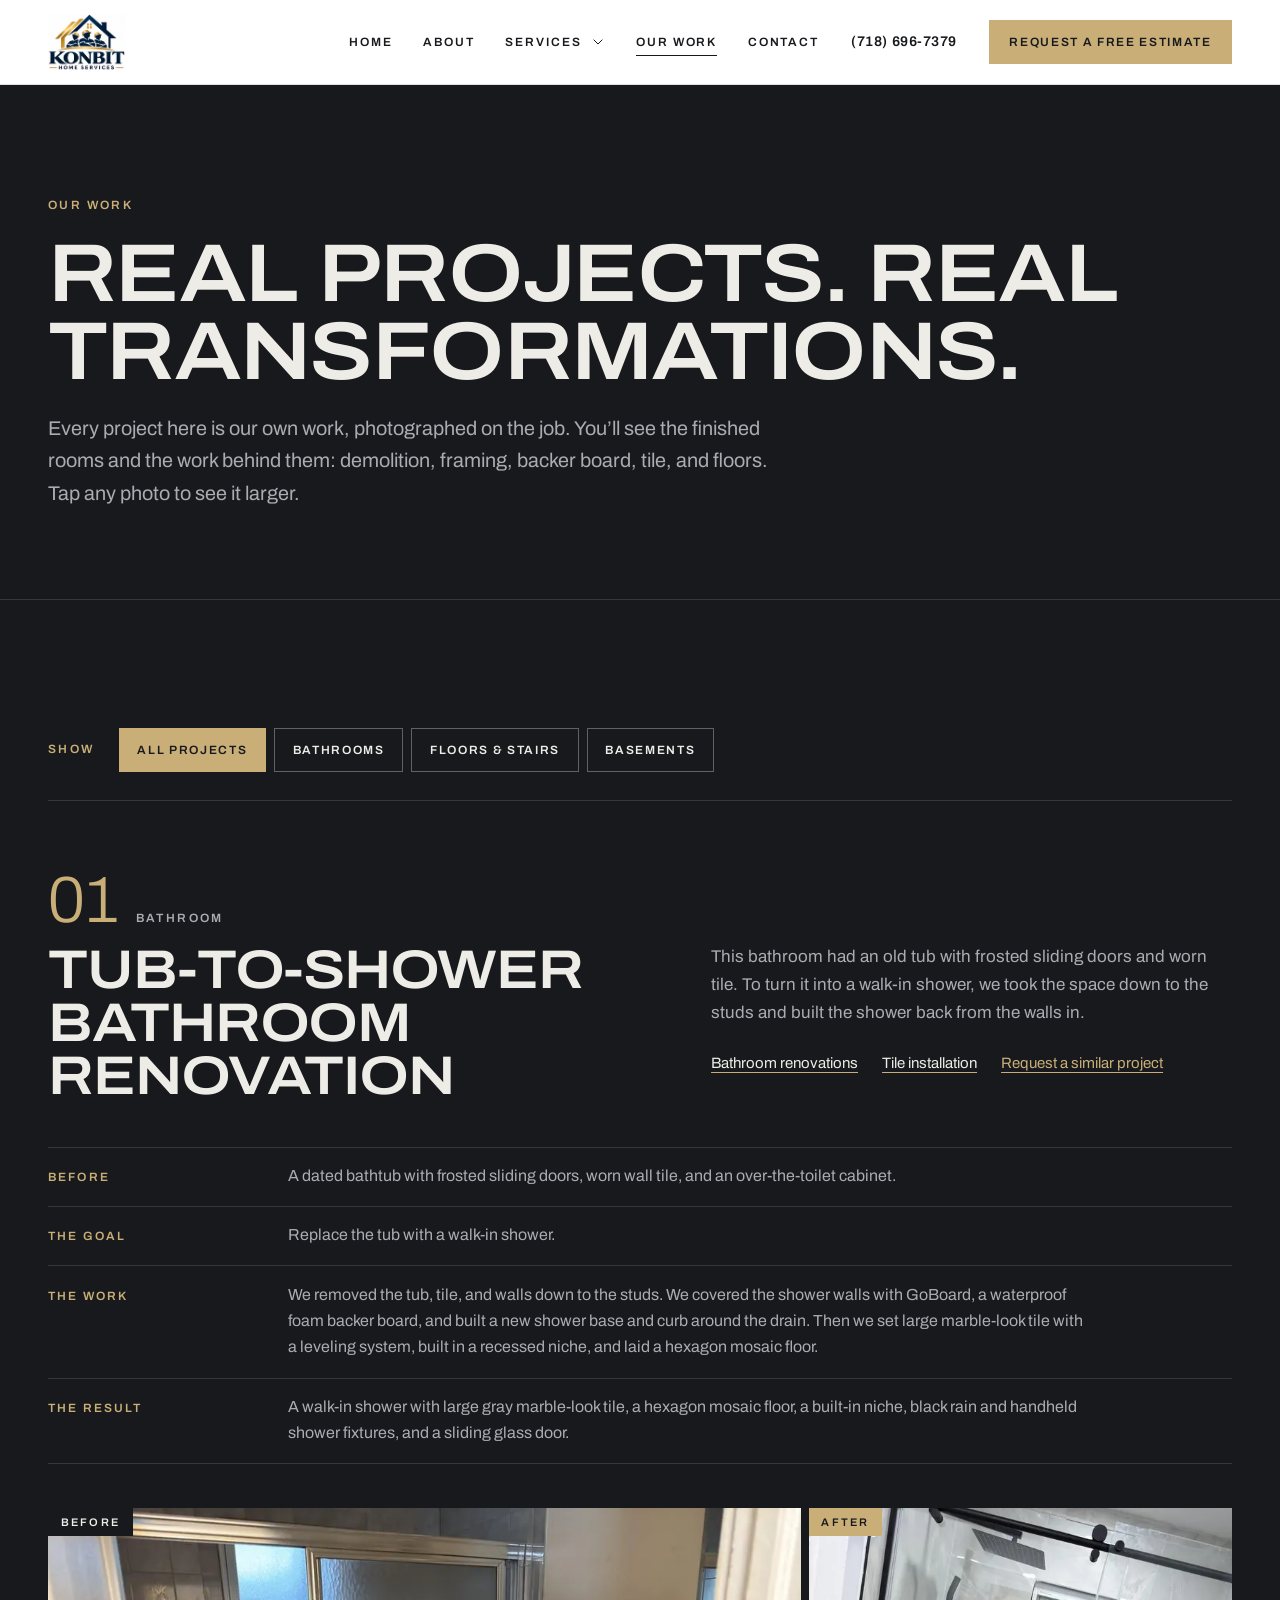
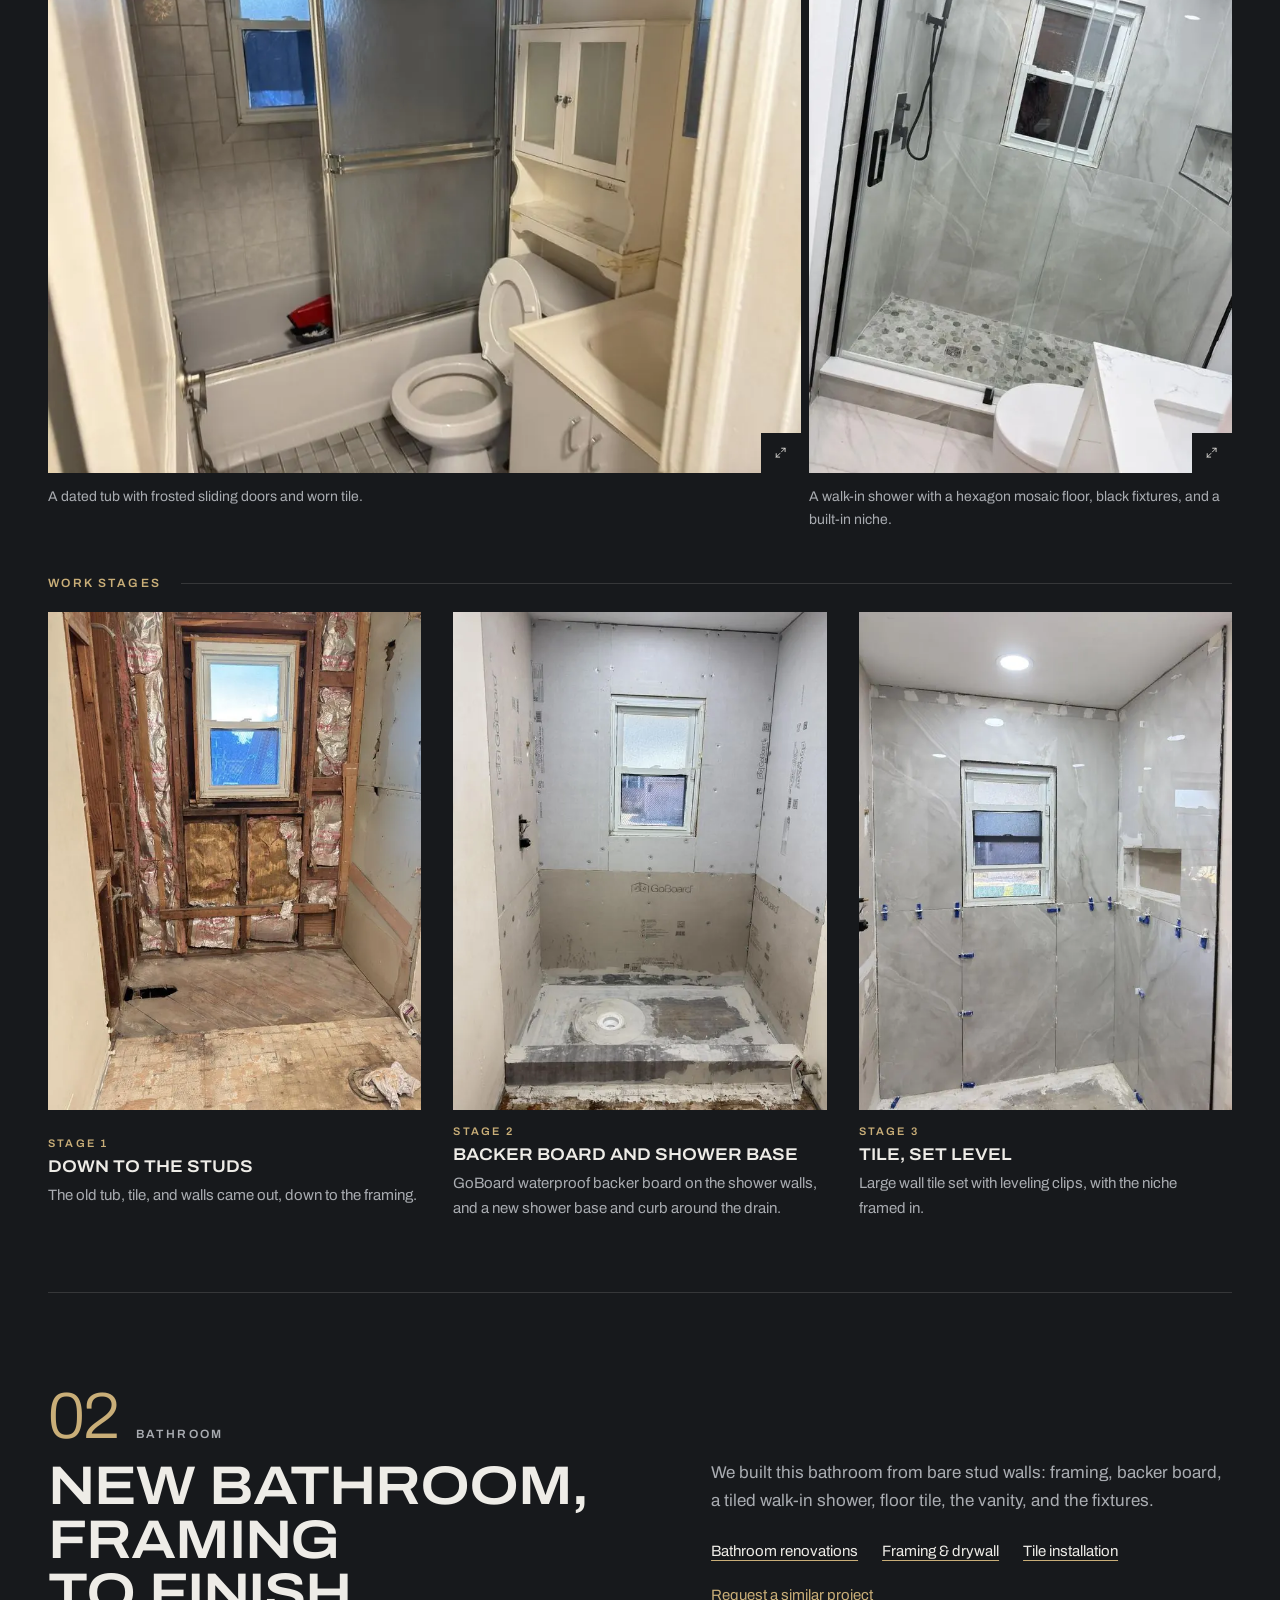
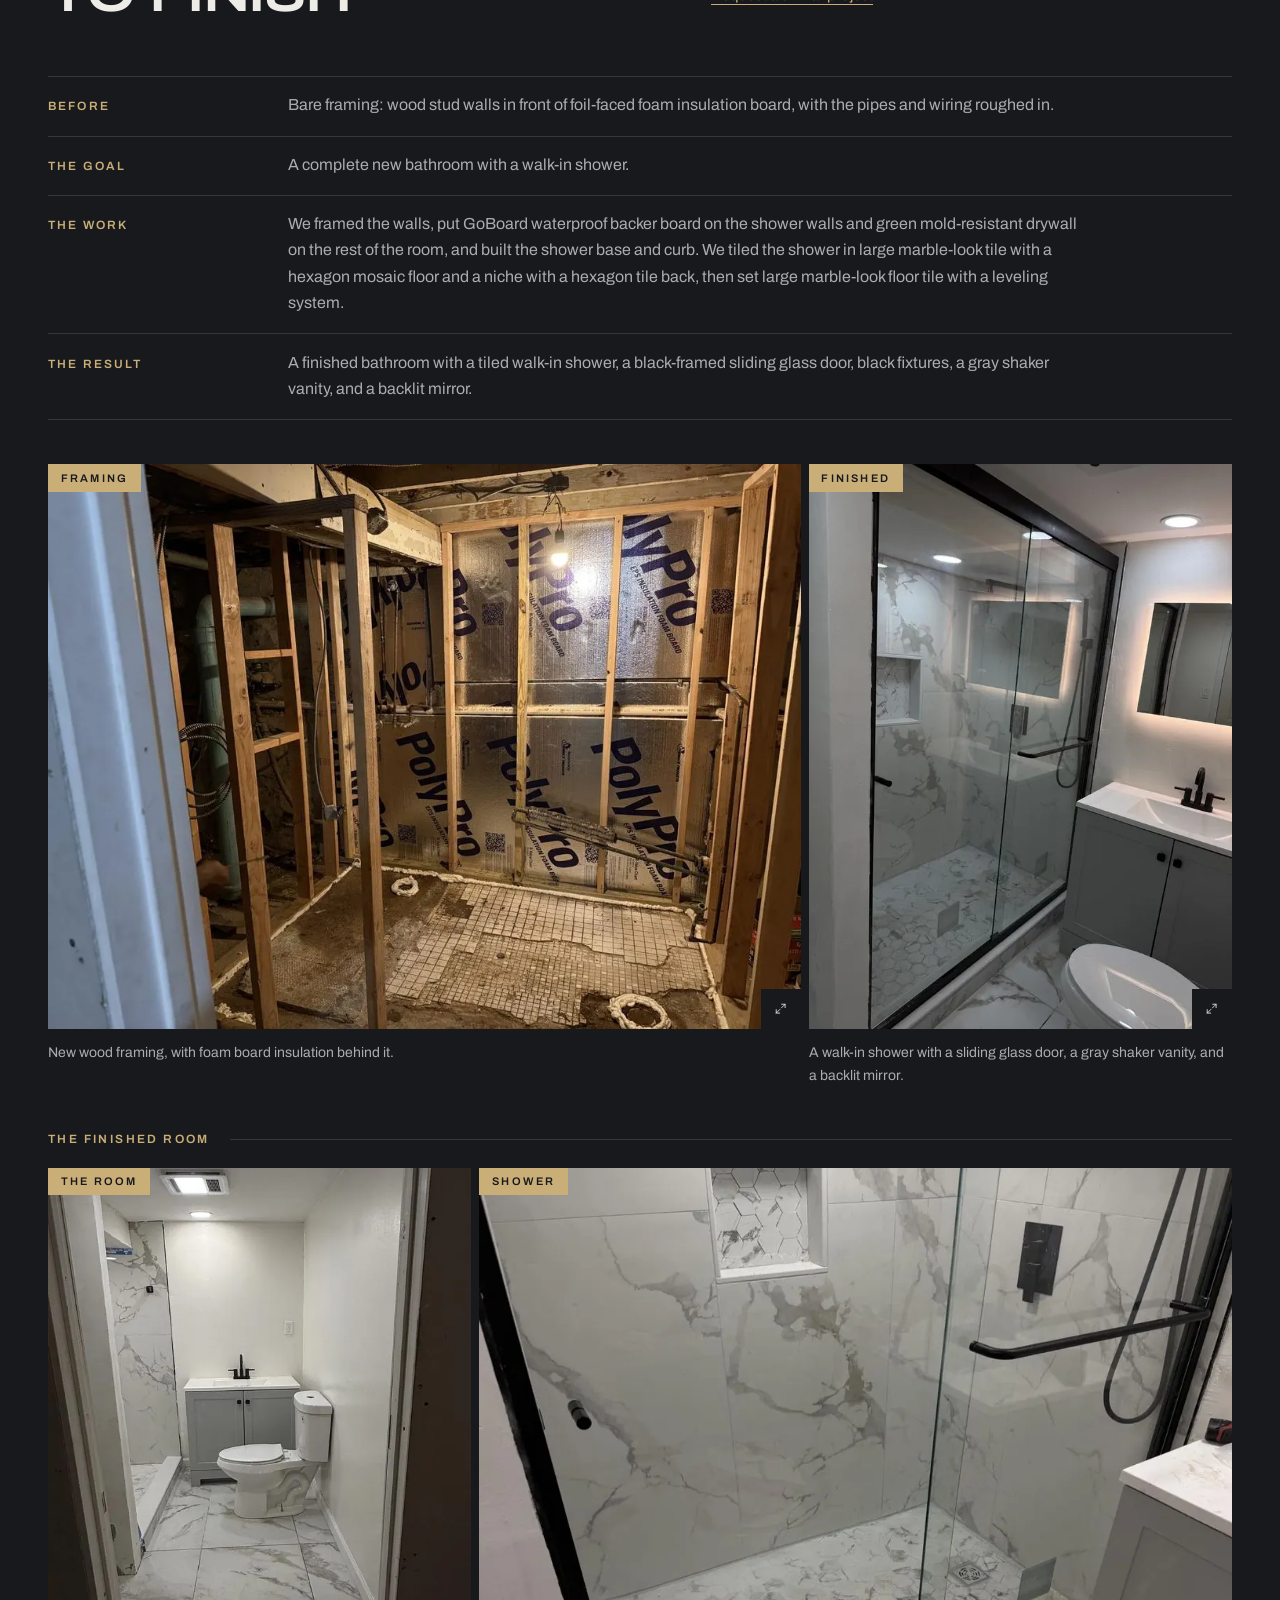
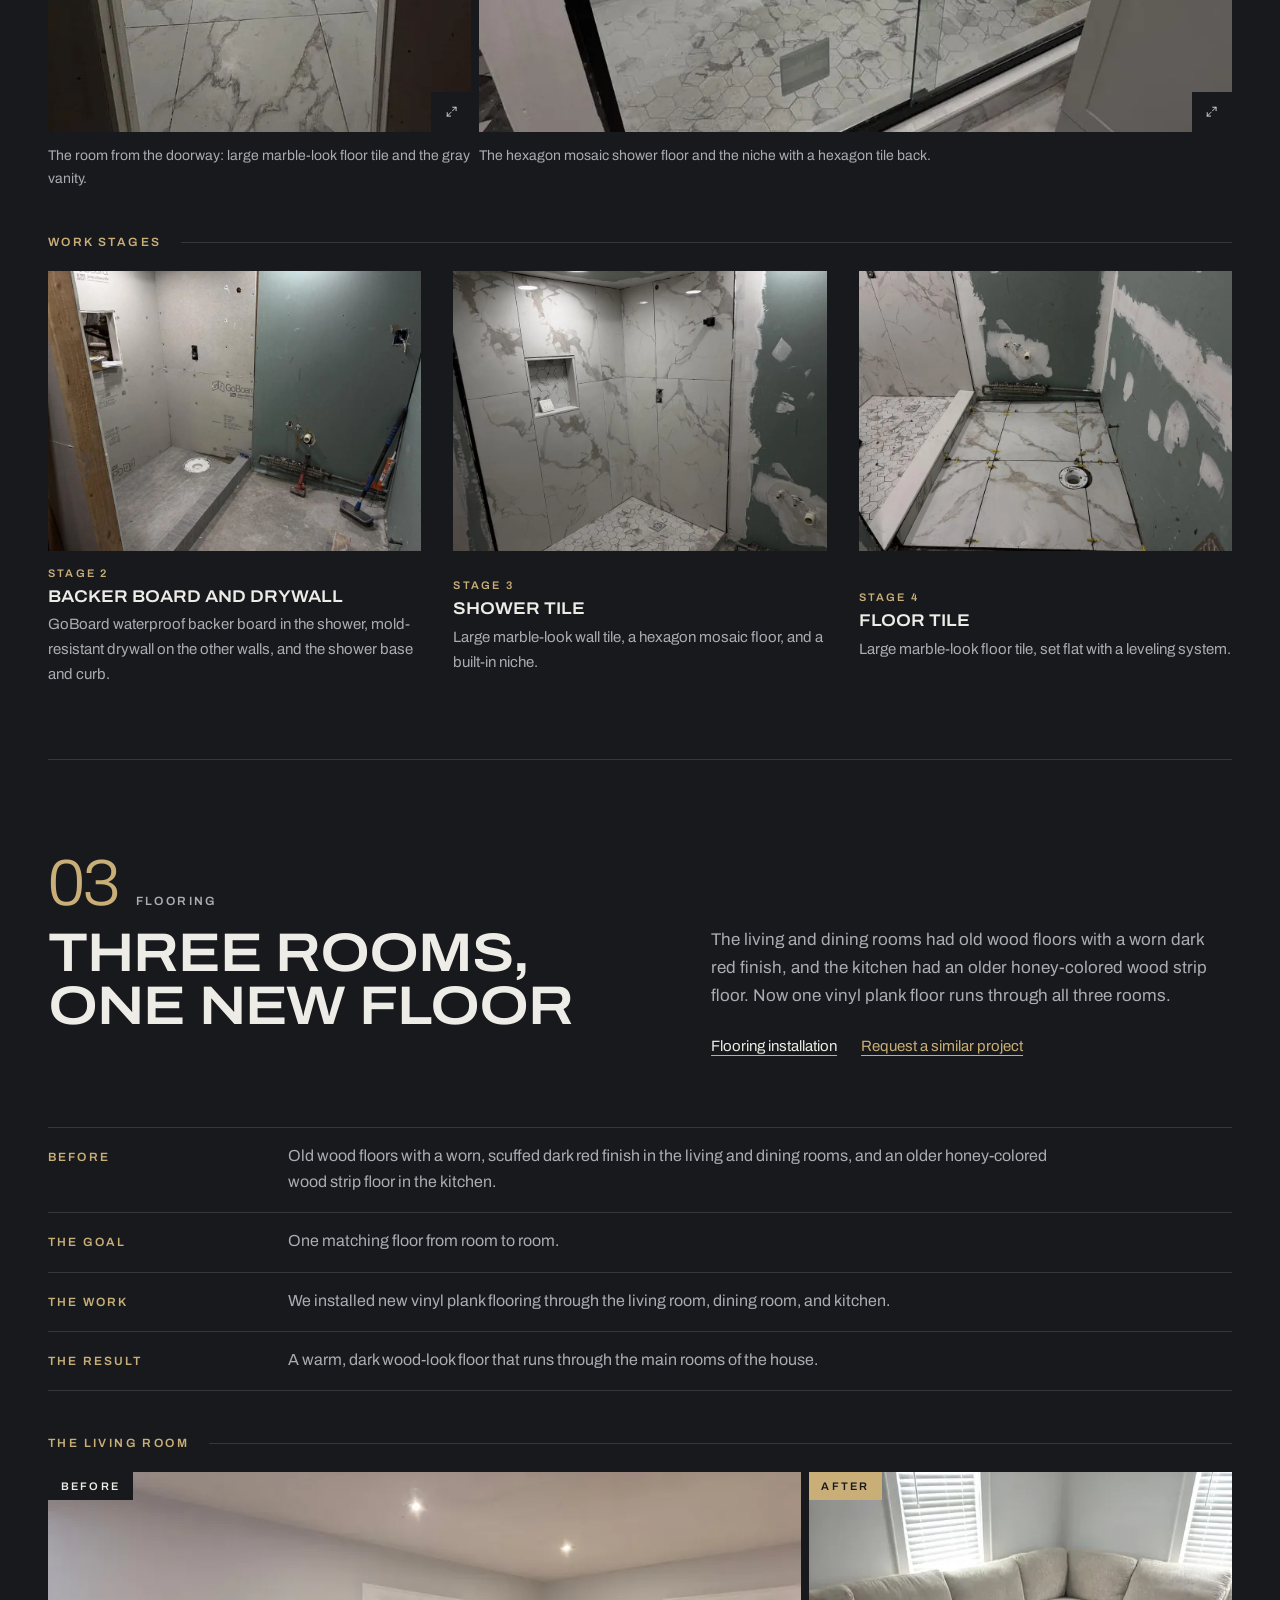
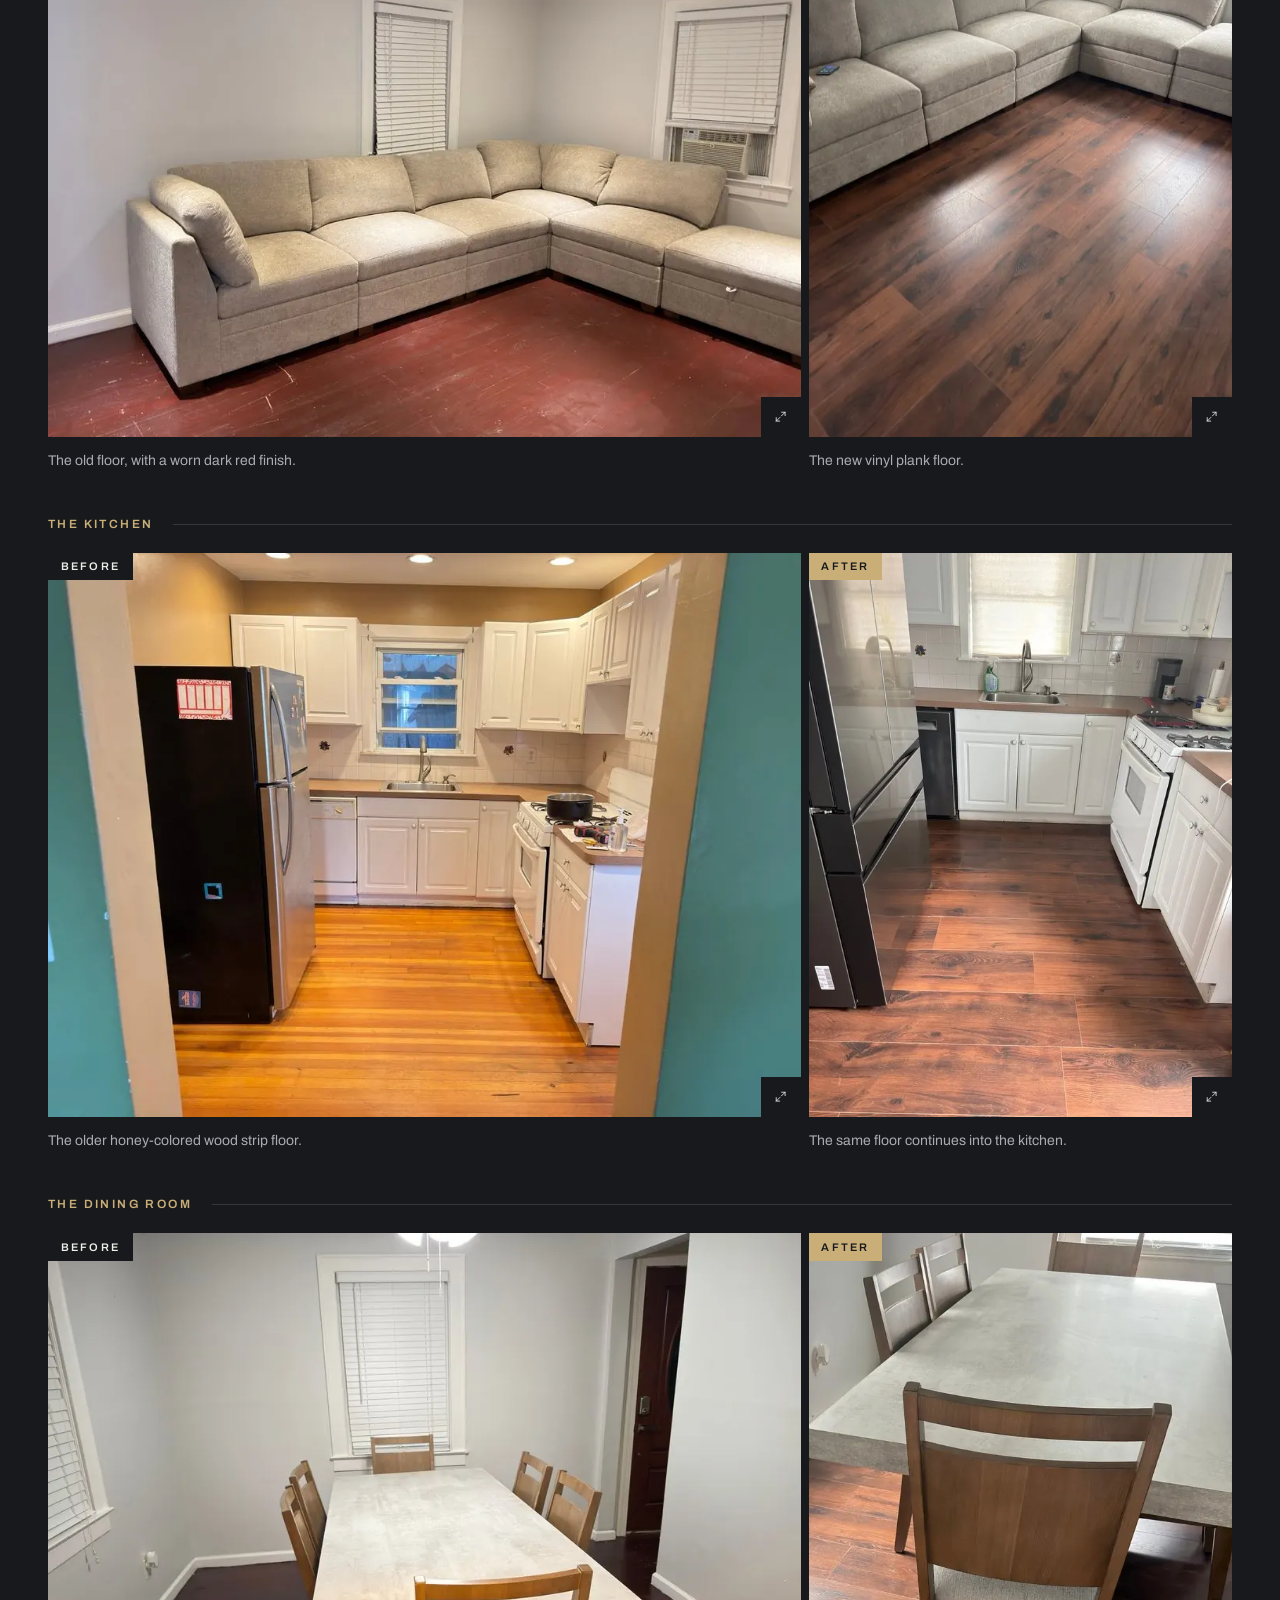
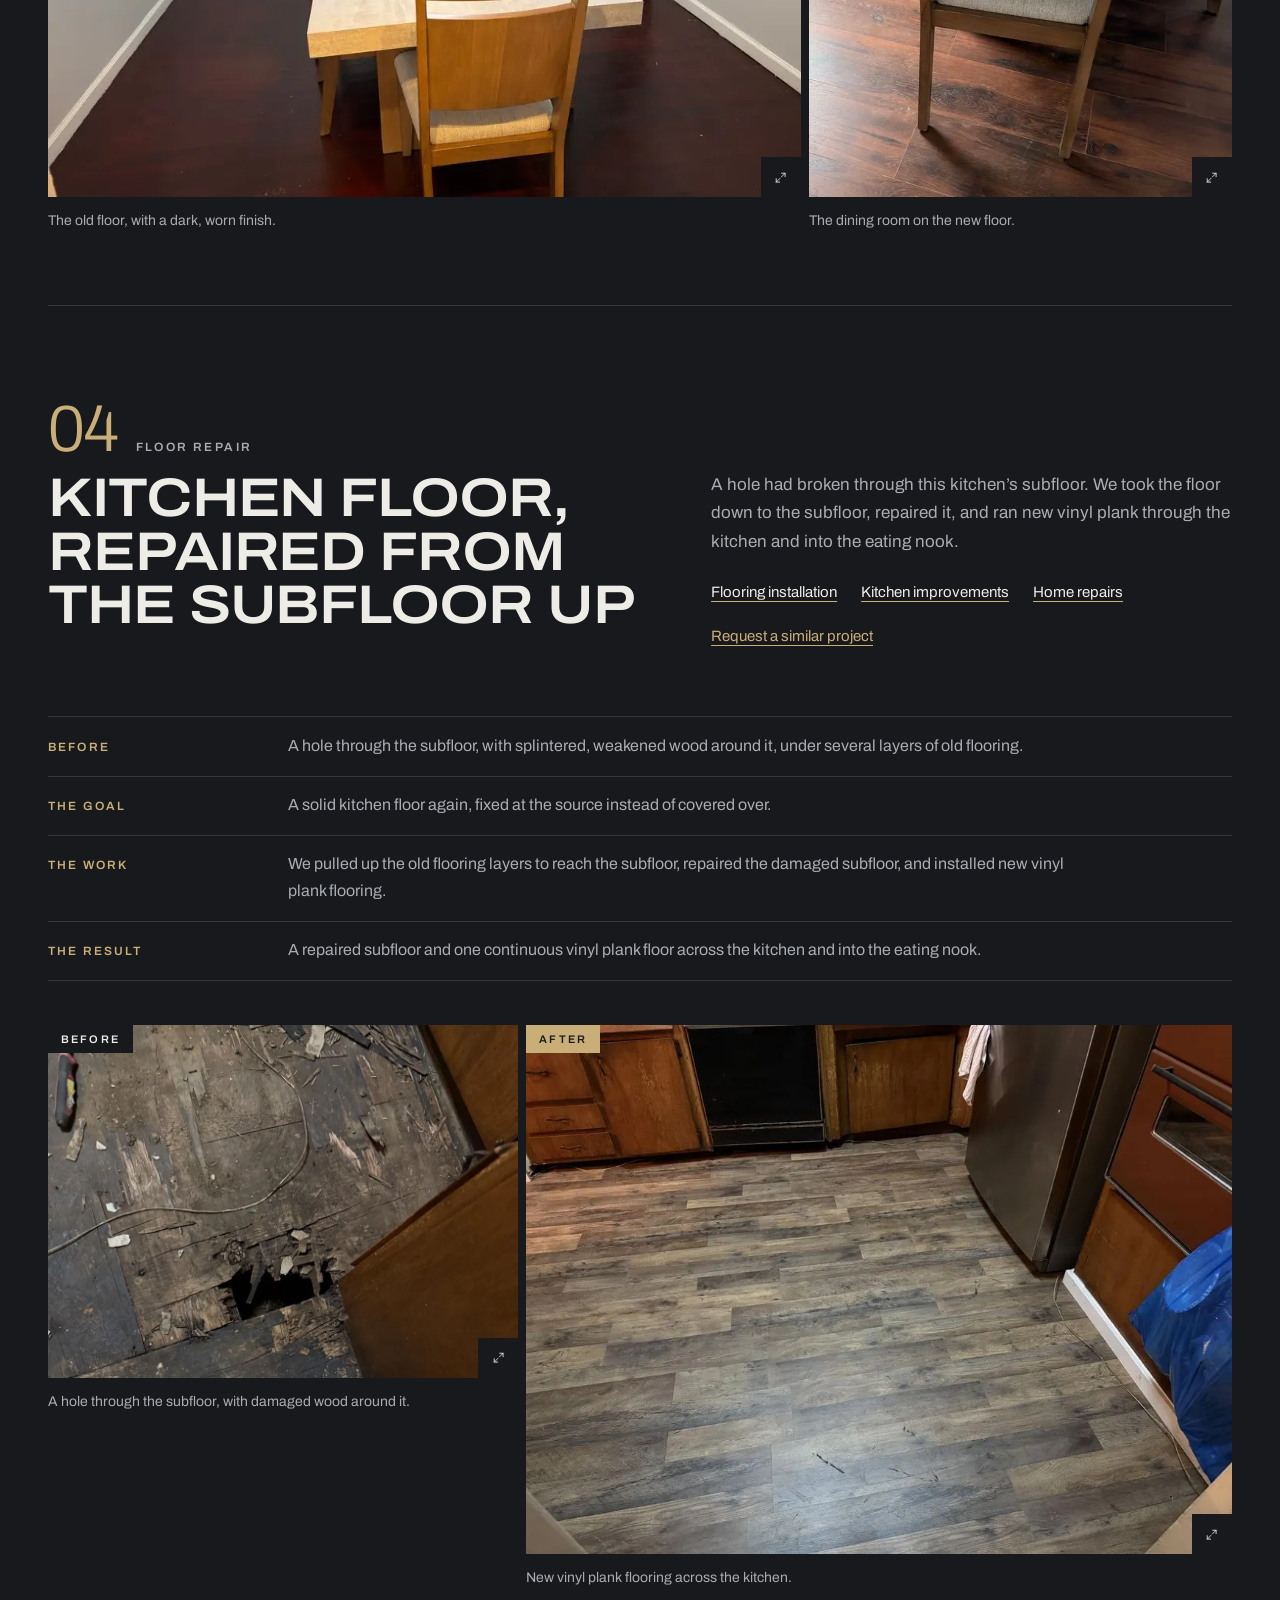
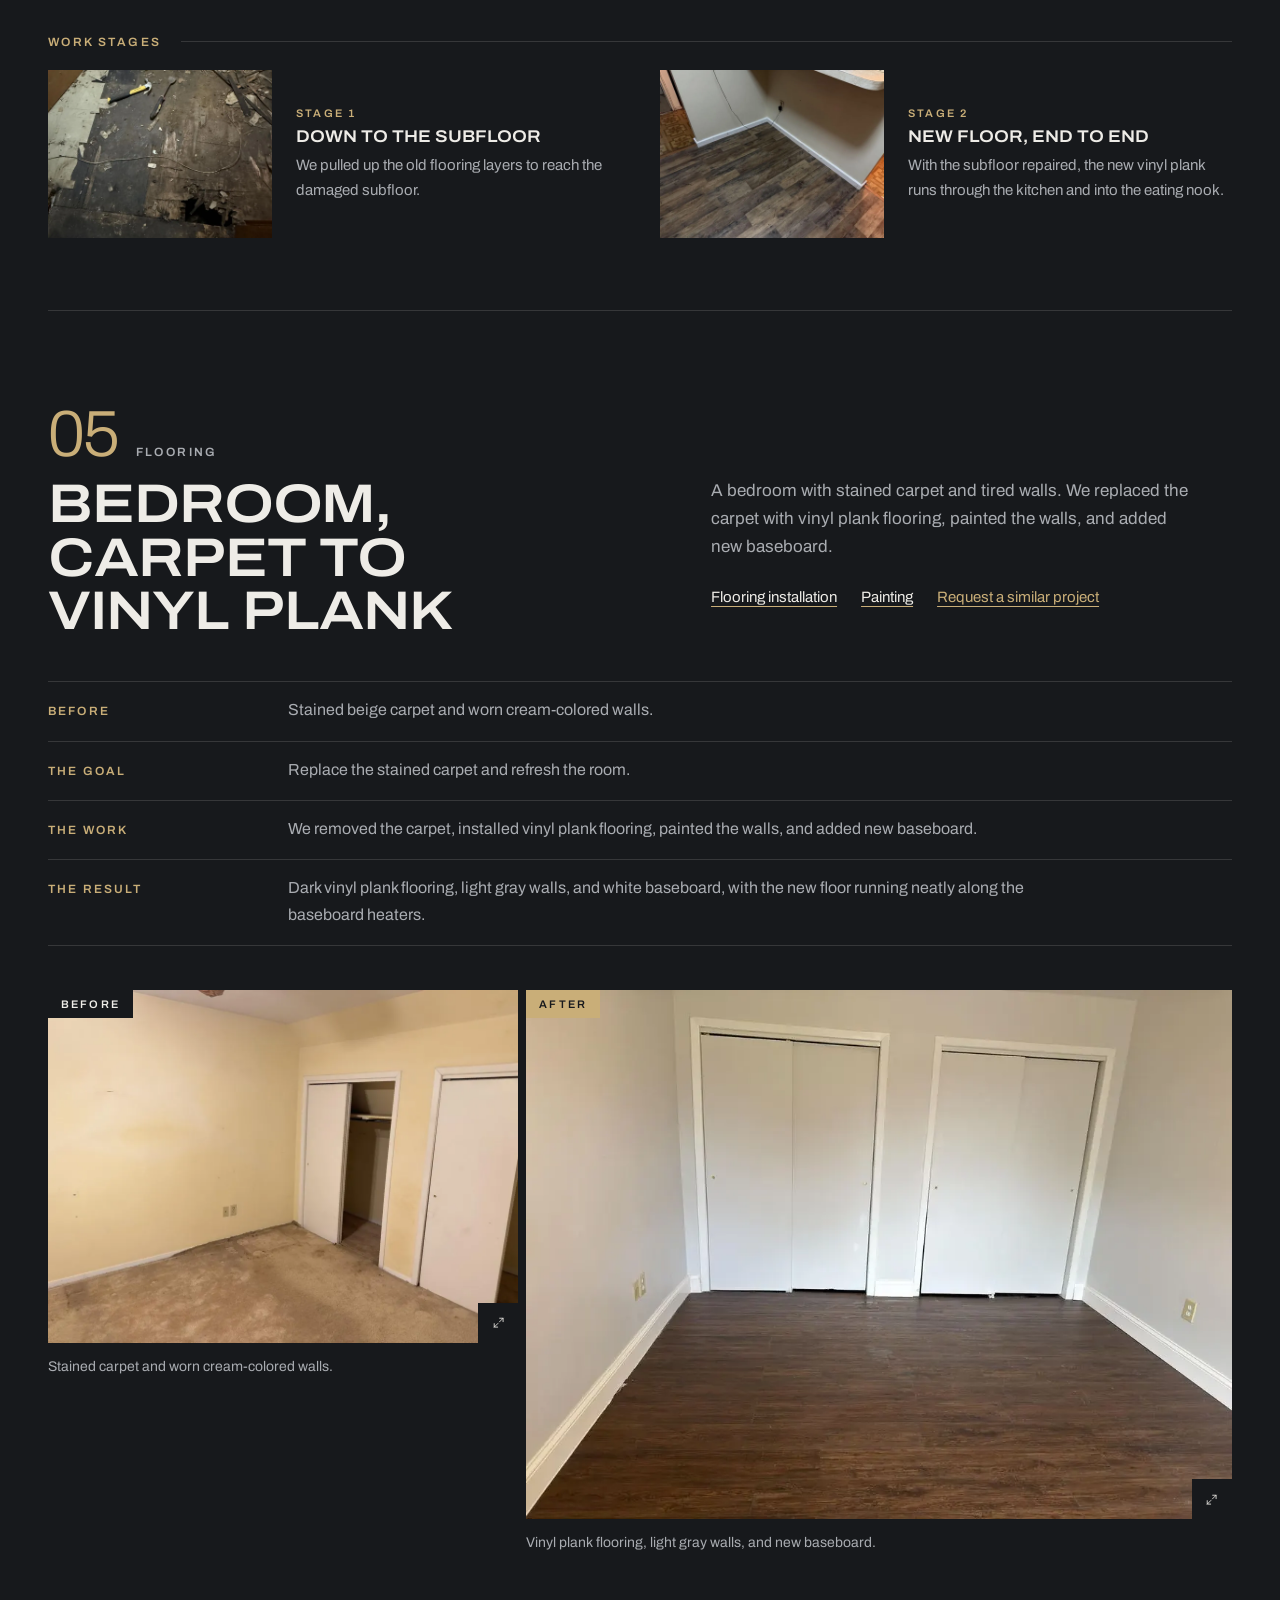
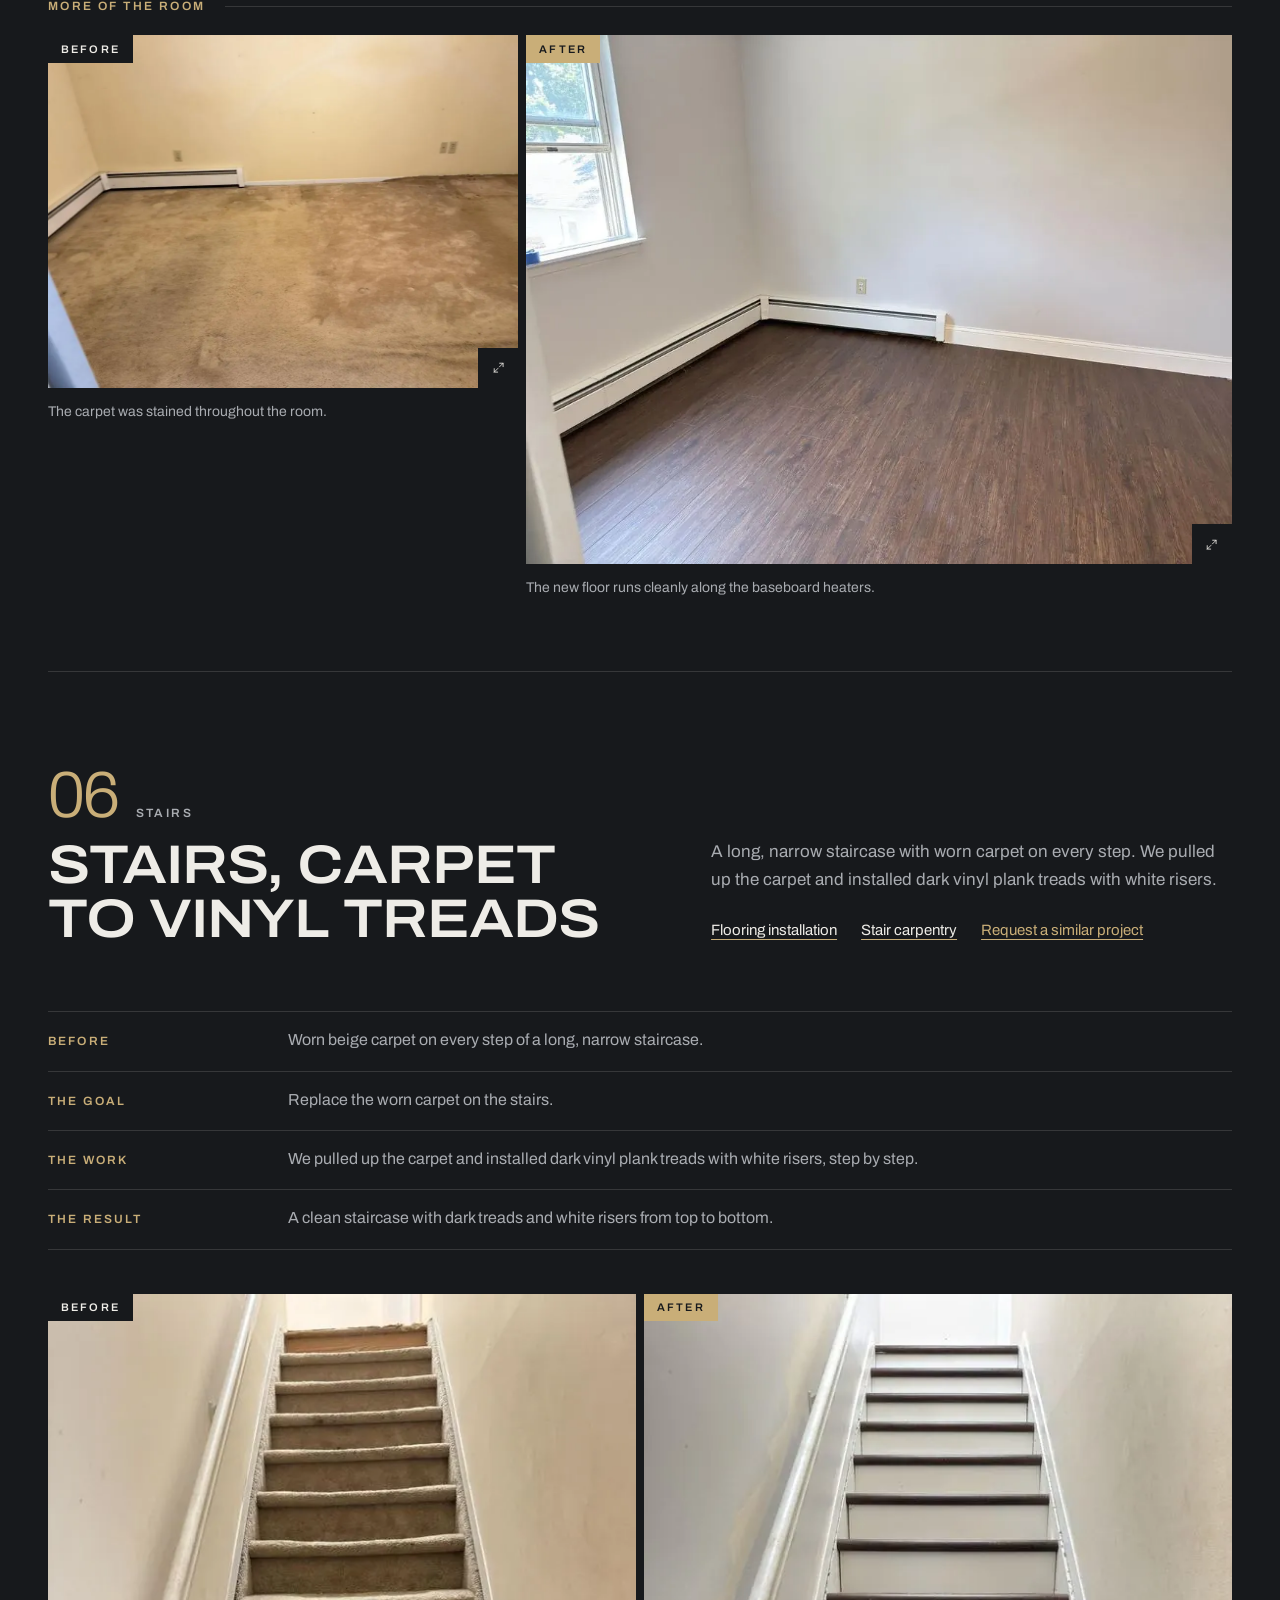
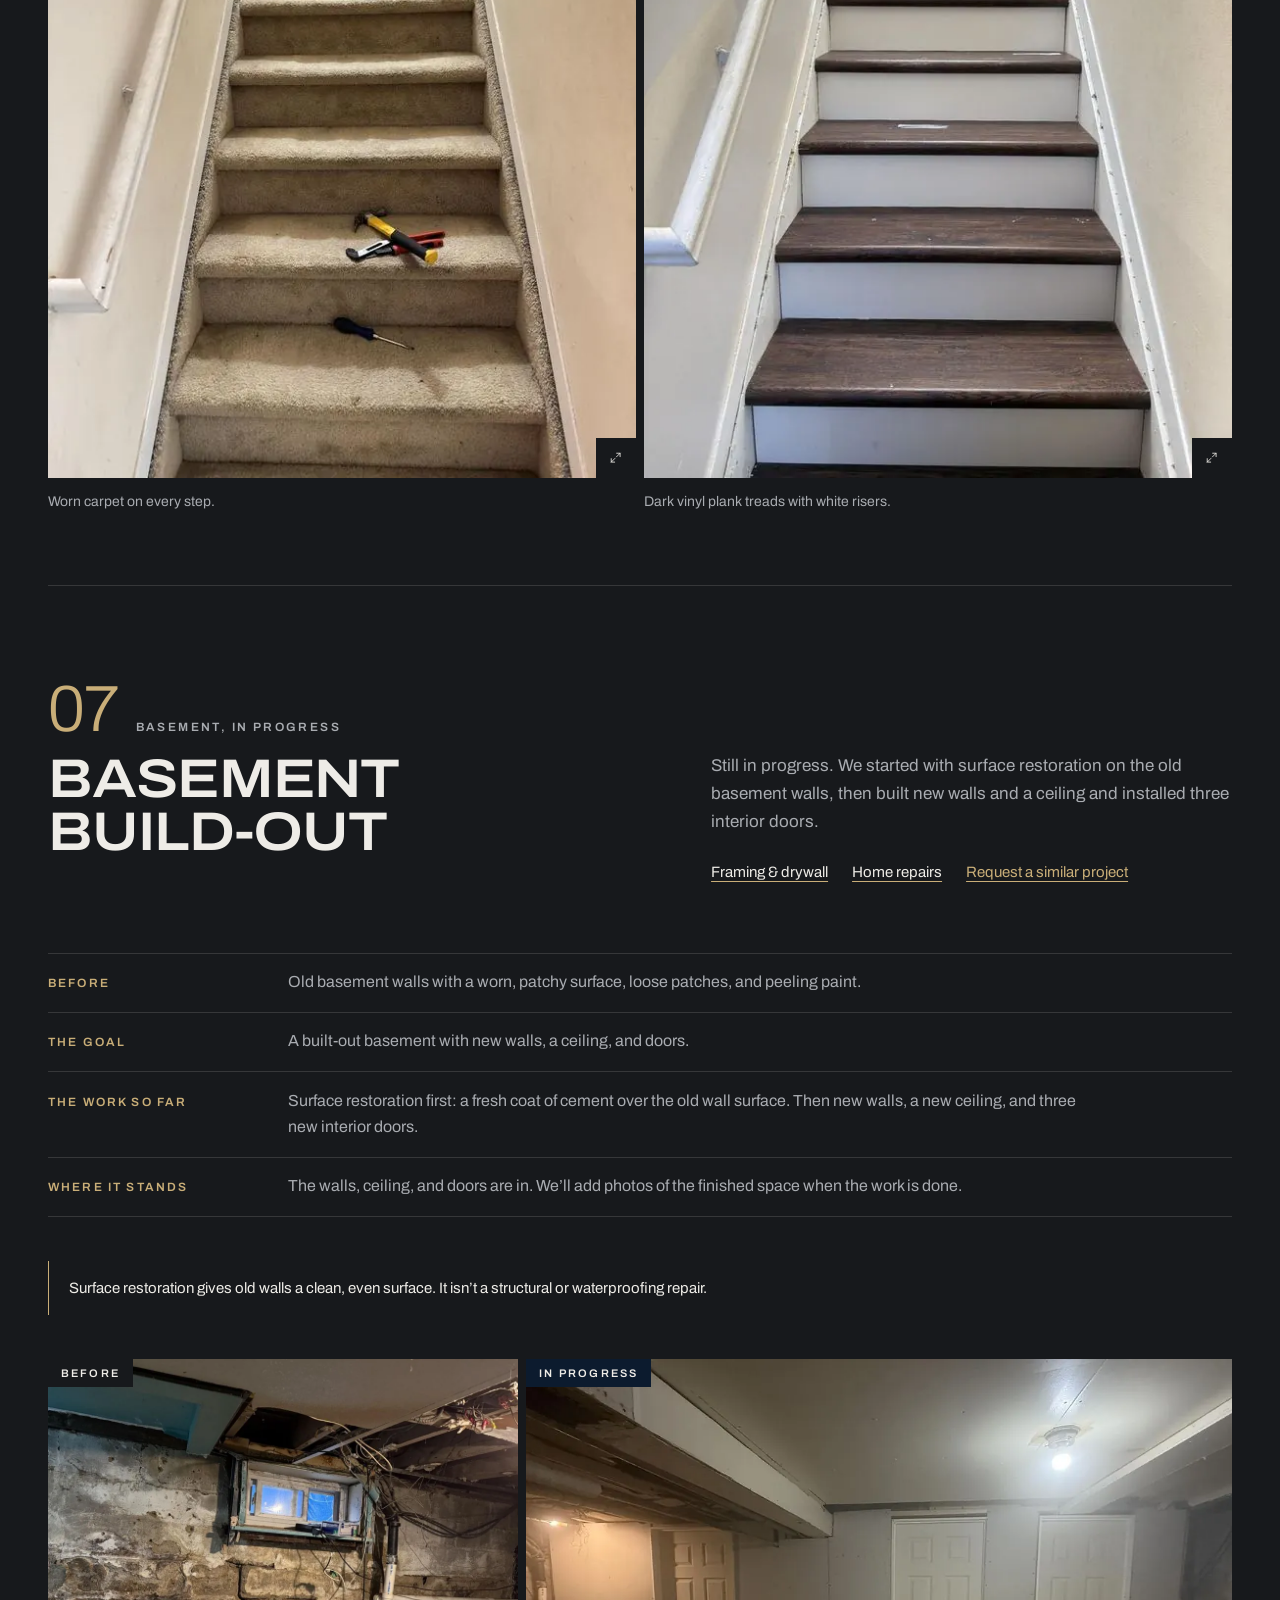
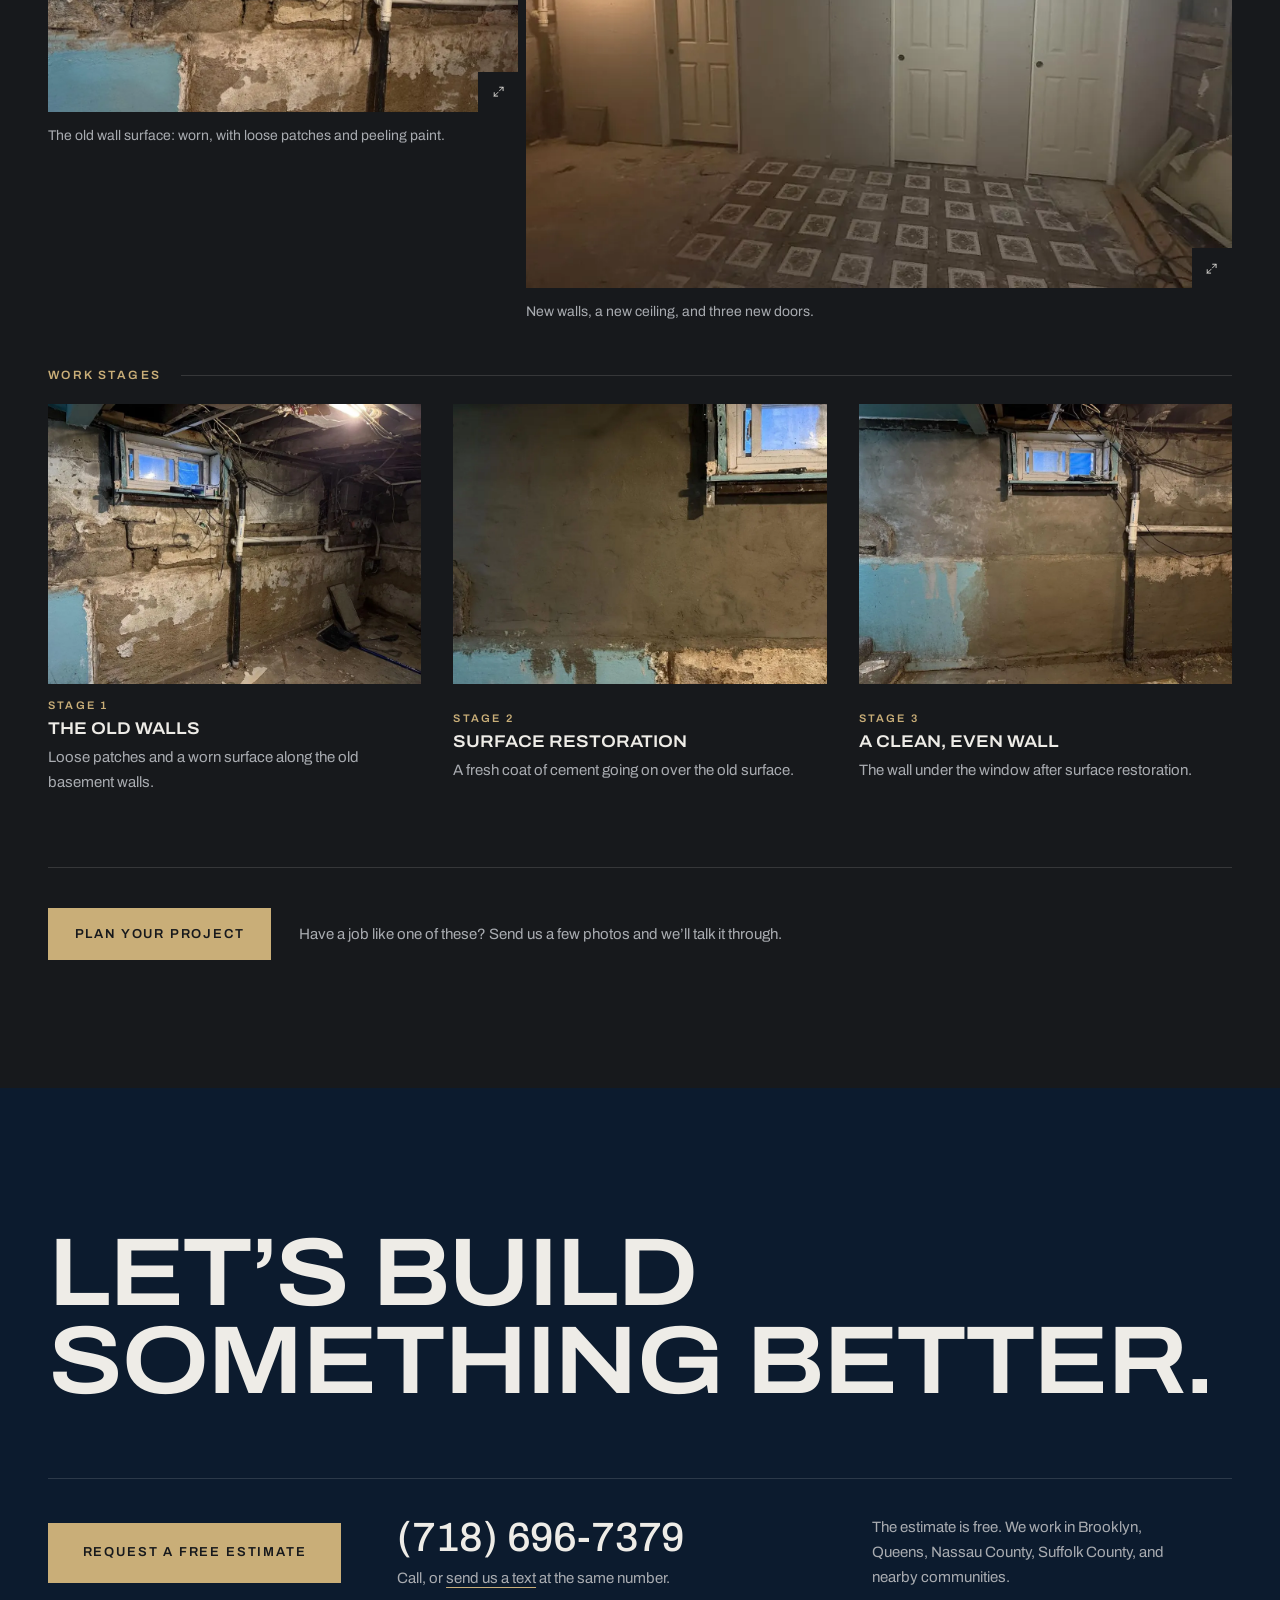
<file: our-work.html>
<!doctype html>
<html lang="en">
<head>
<meta charset="utf-8">
<meta name="viewport" content="width=device-width, initial-scale=1, viewport-fit=cover">
<script>if(/\.html$/.test(location.pathname)&&history.replaceState)history.replaceState(null,'',location.pathname.replace(/(index)?\.html$/,'')+location.search+location.hash)</script>
<title>Before &amp; After Renovation Projects | Konbit Home Services</title>
<meta name="description" content="Real before-and-after photos of Konbit projects, with every stage of the work: bathrooms and walk-in showers, floors, stairs, and a basement build-out.">
<link rel="canonical" href="https://konbithomeservices.com/our-work">
<link rel="preload" href="fonts/archivo-latin-wdth-normal.woff2" as="font" type="font/woff2" crossorigin>
<meta name="theme-color" content="#FFFFFF">
<link rel="icon" href="favicon.ico" sizes="any">
<link rel="icon" type="image/png" sizes="32x32" href="favicon-32.png">
<link rel="apple-touch-icon" href="apple-touch-icon.png">
<meta property="og:type" content="website">
<meta property="og:site_name" content="Konbit Home Services">
<meta property="og:title" content="Our Work: Real Before &amp; After Projects | Konbit Home Services">
<meta property="og:description" content="Real before-and-after photos of Konbit projects, with every stage of the work: bathrooms and walk-in showers, floors, stairs, and a basement build-out.">
<meta property="og:url" content="https://konbithomeservices.com/our-work">
<meta property="og:image" content="https://konbithomeservices.com/img/og-image.jpg">
<meta property="og:image:width" content="1200">
<meta property="og:image:height" content="630">
<meta property="og:image:alt" content="The Konbit Home Services logo">
<meta name="twitter:card" content="summary_large_image">
<link rel="stylesheet" href="styles.css">
</head>
<body>
<svg width="0" height="0" style="position:absolute" aria-hidden="true" focusable="false">
  <defs>
    <symbol id="i-phone" viewBox="0 0 24 24"><path d="M6.5 3.5h3l1.5 4.5-2 1.3a11 11 0 0 0 5.7 5.7l1.3-2 4.5 1.5v3a2 2 0 0 1-2.2 2A16.5 16.5 0 0 1 4.5 5.7a2 2 0 0 1 2-2.2z"/></symbol>
    <symbol id="i-pin" viewBox="0 0 24 24"><path d="M12 21s-6.5-5.6-6.5-11a6.5 6.5 0 0 1 13 0c0 5.4-6.5 11-6.5 11z"/><circle cx="12" cy="10" r="2.4"/></symbol>
    <symbol id="i-menu" viewBox="0 0 24 24"><path d="M4 7h16M4 12h16M4 17h16"/></symbol>
    <symbol id="i-close" viewBox="0 0 24 24"><path d="M6 6l12 12M18 6L6 18"/></symbol>
    <symbol id="i-chevron" viewBox="0 0 24 24"><path d="M6 9l6 6 6-6"/></symbol>
    <symbol id="i-arrow" viewBox="0 0 24 24"><path d="M5 12h14M13 6l6 6-6 6"/></symbol>
    <symbol id="i-copy" viewBox="0 0 24 24"><rect x="9" y="9" width="11" height="11" rx="2"/><path d="M5 15V6a2 2 0 0 1 2-2h8"/></symbol>
    <symbol id="i-message" viewBox="0 0 24 24"><path d="M4 5h16v11H10l-5 4v-4H4z"/></symbol>
    <symbol id="i-bath" viewBox="0 0 24 24"><path d="M3 12h18v2.5A5.5 5.5 0 0 1 15.5 20h-7A5.5 5.5 0 0 1 3 14.5z"/><path d="M6 12V6.2a2.2 2.2 0 0 1 4.2-.9"/><path d="M7 20l-1 2M17 20l1 2"/></symbol>
    <symbol id="i-tile" viewBox="0 0 24 24"><rect x="3.5" y="3.5" width="17" height="17" rx="1"/><path d="M3.5 9.2h17M3.5 14.8h17M9.2 3.5v17M14.8 3.5v17"/></symbol>
    <symbol id="i-floor" viewBox="0 0 24 24"><rect x="3" y="4" width="18" height="16" rx="1"/><path d="M3 9.3h18M3 14.7h18M10 4v5.3M15 9.3v5.4M8 14.7V20"/></symbol>
    <symbol id="i-kitchen" viewBox="0 0 24 24"><rect x="3.5" y="3.5" width="17" height="17" rx="1"/><path d="M3.5 11h17M12 3.5v17M9.5 6.5v2M14.5 6.5v2M9.5 14v2M14.5 14v2"/></symbol>
    <symbol id="i-square" viewBox="0 0 24 24"><path d="M4 3.5h4v13h13v4H4z"/><path d="M6 7h2M6 10.5h2M6 14h2M11 18.5v2M14.5 18.5v2M18 18.5v2"/></symbol>
    <symbol id="i-studs" viewBox="0 0 24 24"><path d="M3 5h18M3 19h18M5 5v14M10 5v14M14 5v14M19 5v14"/></symbol>
    <symbol id="i-roller" viewBox="0 0 24 24"><rect x="3" y="4" width="14" height="5" rx="1"/><path d="M17 6.5h2.5a1 1 0 0 1 1 1V11a1 1 0 0 1-1 1H12v3"/><rect x="10.5" y="15" width="3" height="6" rx="1"/></symbol>
    <symbol id="i-toolbox" viewBox="0 0 24 24"><rect x="3" y="8" width="18" height="12" rx="1.5"/><path d="M9 8V5.5A1.5 1.5 0 0 1 10.5 4h3A1.5 1.5 0 0 1 15 5.5V8M3 13h18M10.5 13v2h3v-2"/></symbol>
    <symbol id="i-family" viewBox="0 0 24 24"><circle cx="6.5" cy="8.5" r="2.4"/><circle cx="17.5" cy="8.5" r="2.4"/><circle cx="12" cy="7" r="2.7"/><path d="M2.5 19a4.2 4.2 0 0 1 6.6-3.4M21.5 19a4.2 4.2 0 0 0-6.6-3.4M7 20a5 5 0 0 1 10 0"/></symbol>
    <symbol id="i-award" viewBox="0 0 24 24"><circle cx="12" cy="9" r="5.5"/><path d="M9.2 13.8L8 21l4-2.2 4 2.2-1.2-7.2"/></symbol>
    <symbol id="i-chat" viewBox="0 0 24 24"><path d="M4 5h16v11H10l-5 4v-4H4z"/><path d="M8.5 10.5h.01M12 10.5h.01M15.5 10.5h.01"/></symbol>
    <symbol id="i-home" viewBox="0 0 24 24"><path d="M3.5 11L12 4l8.5 7"/><path d="M5.5 9.5V20h13V9.5"/><path d="M10 20v-5.5h4V20"/></symbol>
    <symbol id="i-chev-left" viewBox="0 0 24 24"><path d="M15 6l-6 6 6 6"/></symbol>
    <symbol id="i-chev-right" viewBox="0 0 24 24"><path d="M9 6l6 6-6 6"/></symbol>
    <symbol id="i-expand" viewBox="0 0 24 24"><path d="M14 4h6v6M10 20H4v-6M20 4l-6.5 6.5M4 20l6.5-6.5"/></symbol>
    <symbol id="i-camera" viewBox="0 0 24 24"><path d="M3.5 8.6 15.2 5.4l1.5 5.4L5 14z"/><path d="M3.5 8.6 2 9.2l1.4 5.4L5 14"/><path d="M12.6 11.5l1.2 4.3h5.6"/><path d="M19.4 13.3v5"/><circle cx="7.4" cy="10.7" r=".4"/></symbol>
    <symbol id="i-check" viewBox="0 0 24 24"><path d="M5 12.5l4.5 4.5L19 7.5"/></symbol>
    <symbol id="i-mail" viewBox="0 0 24 24"><rect x="3.5" y="5.5" width="17" height="13" rx="1.5"/><path d="M4 7l8 6 8-6"/></symbol>
    <symbol id="i-lock" viewBox="0 0 24 24"><rect x="5" y="10.5" width="14" height="10" rx="1.5"/><path d="M8.5 10.5V7.5a3.5 3.5 0 0 1 7 0v3"/></symbol>
  </defs>
</svg>

<a class="skip-link" href="#main">Skip to content</a>

<header class="site-header" data-menu="closed">
  <div class="wrap header-inner">
    <a class="brand" href="/">
      <img src="img/konbit-logo.png" alt="Konbit Home Services home" width="330" height="240">
    </a>
    <nav class="nav-panel" id="site-nav" aria-label="Main">
      <ul class="nav-list">
        <li><a class="nav-link" href="/">Home</a></li>
        <li><a class="nav-link" href="/about">About</a></li>
        <li class="nav-dropdown">
          <button class="nav-link nav-dropdown-btn" id="services-toggle" type="button" aria-expanded="false" aria-controls="services-menu">
            Services <svg class="icon icon-sm" aria-hidden="true"><use href="#i-chevron"></use></svg>
          </button>
          <ul class="dropdown-panel" id="services-menu" hidden>
              <li><a href="/bathroom-renovations">Bathroom Renovations</a></li>
              <li><a href="/tile-installation">Tile Installation</a></li>
              <li><a href="/flooring-installation">Flooring Installation</a></li>
              <li><a href="/kitchen-improvements">Kitchen Improvements</a></li>
              <li><a href="/carpentry">Carpentry</a></li>
              <li><a href="/framing-drywall">Framing &amp; Drywall</a></li>
              <li><a href="/painting">Painting</a></li>
              <li><a href="/home-repairs">General Repairs &amp; Maintenance</a></li>
            <li class="dropdown-all"><a href="/services">See all services</a></li>
          </ul>
        </li>
        <li><a class="nav-link is-current" href="/our-work" aria-current="page">Our Work</a></li>
        <li><a class="nav-link" href="/contact">Contact</a></li>
      </ul>
      <a class="nav-phone" href="tel:+17186967379">(718) 696-7379</a>
      <a class="btn btn-gold nav-cta" href="/contact">Request a Free Estimate</a>
      <a class="btn btn-outline nav-call" href="tel:+17186967379">Call (718) 696-7379</a>
    </nav>
    <button class="menu-toggle" id="menu-toggle" type="button" aria-expanded="false" aria-controls="site-nav">
      <span class="burger" aria-hidden="true"><span></span><span></span><span></span></span>
      <span class="menu-label">Menu</span>
    </button>
  </div>
</header>
<div class="menu-scrim" id="menu-scrim" hidden></div>

<main id="main">
  <section class="page-hero" aria-labelledby="page-title">
    <div class="page-hero-inner">
      <p class="eyebrow">Our work</p>
      <h1 id="page-title" style="--fit: 12.8">Real Projects. Real Transformations.</h1>
      <p class="page-hero-lede">Every project here is our own work, photographed on the job. You’ll see the finished rooms and the work behind them: demolition, framing, backer board, tile, and floors. Tap any photo to see it larger.</p>
    </div>
  </section>

  <section class="section" aria-label="Projects">
    <div class="wrap">
      <div class="filter-bar" data-filter-bar hidden>
        <p class="filter-label" id="filter-label">Show</p>
        <div class="filter-buttons" role="group" aria-labelledby="filter-label">
          <button type="button" data-filter="all" aria-pressed="true">All projects</button>
          <button type="button" data-filter="bathroom" aria-pressed="false">Bathrooms</button>
          <button type="button" data-filter="floors" aria-pressed="false">Floors &amp; stairs</button>
          <button type="button" data-filter="basement" aria-pressed="false">Basements</button>
        </div>
        <p class="sr-only" id="filter-status" aria-live="polite"></p>
      </div>

      <article class="project" id="bath1" data-cats="bathroom" aria-labelledby="project-bath1-title">
        <header class="project-head">
          <p class="project-num"><span class="pn-num" aria-hidden="true">01</span><span class="pn-label">Bathroom</span></p>
          <h2 class="project-title" id="project-bath1-title">Tub-to-Shower Bathroom Renovation</h2>
          
          <p class="project-summary">This bathroom had an old tub with frosted sliding doors and worn tile. To turn it into a walk-in shower, we took the space down to the studs and built the shower back from the walls in.</p>
          <p class="project-links"><a href="/bathroom-renovations">Bathroom renovations</a><a href="/tile-installation">Tile installation</a><a href="/contact?service=Bathroom%20Renovations">Request a similar project</a></p>
        </header>
        <dl class="project-facts">
          <div><dt>Before</dt><dd>A dated bathtub with frosted sliding doors, worn wall tile, and an over-the-toilet cabinet.</dd></div>
          <div><dt>The goal</dt><dd>Replace the tub with a walk-in shower.</dd></div>
          <div><dt>The work</dt><dd>We removed the tub, tile, and walls down to the studs. We covered the shower walls with GoBoard, a waterproof foam backer board, and built a new shower base and curb around the drain. Then we set large marble-look tile with a leveling system, built in a recessed niche, and laid a hexagon mosaic floor.</dd></div>
          <div><dt>The result</dt><dd>A walk-in shower with large gray marble-look tile, a hexagon mosaic floor, a built-in niche, black rain and handheld shower fixtures, and a sliding glass door.</dd></div>
        </dl>
        <div class="ba-pair">
          <figure class="shot shot-before">
            <button class="shot-open" type="button" data-gallery="bath1" data-lightbox="0" data-full="img/bath-before-1600.jpg" data-caption="Before: a dated tub with frosted sliding doors and worn tile.">
              <picture><source type="image/webp" srcset="img/bath-before-960.webp 960w, img/bath-before-1600.webp 1600w" sizes="(min-width: 760px) 60vw, 100vw"><img src="img/bath-before-960.jpg" srcset="img/bath-before-960.jpg 960w, img/bath-before-1600.jpg 1600w" sizes="(min-width: 760px) 60vw, 100vw" width="1600" height="1200" loading="lazy" alt="Before: an old bathtub with frosted sliding doors, worn wall tile, and an over-the-toilet cabinet"></picture>
              <span class="shot-tag">Before</span>
              <span class="shot-zoom" aria-hidden="true"><svg class="icon icon-sm"><use href="#i-expand"></use></svg></span>
              <span class="sr-only">View larger</span>
            </button>
            <figcaption>A dated tub with frosted sliding doors and worn tile.</figcaption>
          </figure>
          <figure class="shot shot-after">
            <button class="shot-open" type="button" data-gallery="bath1" data-lightbox="4" data-full="img/bath-after-1200.jpg" data-caption="After: a walk-in shower with a hexagon mosaic floor, black rain and handheld shower, a built-in niche, and a new vanity.">
              <picture><source type="image/webp" srcset="img/bath-after-600.webp 600w, img/bath-after-1200.webp 1200w" sizes="(min-width: 760px) 34vw, 100vw"><img src="img/bath-after-600.jpg" srcset="img/bath-after-600.jpg 600w, img/bath-after-1200.jpg 1200w" sizes="(min-width: 760px) 34vw, 100vw" width="1200" height="1600" loading="lazy" alt="After: a walk-in shower with large gray marble-look tile, a hexagon mosaic floor, black rain and handheld shower fixtures, a tiled niche, a sliding glass door, and a new white vanity"></picture>
              <span class="shot-tag">After</span>
              <span class="shot-zoom" aria-hidden="true"><svg class="icon icon-sm"><use href="#i-expand"></use></svg></span>
              <span class="sr-only">View larger</span>
            </button>
            <figcaption>A walk-in shower with a hexagon mosaic floor, black fixtures, and a built-in niche.</figcaption>
          </figure>
        </div>
        <div class="build">
          <p class="build-label">Work stages</p>
          <ol class="build-steps">
            <li class="build-step">
              <button class="shot-open" type="button" data-gallery="bath1" data-lightbox="1" data-full="img/bath-demo-1200.jpg" data-caption="Stage 1, down to the studs: the old tub, tile, and walls removed to the framing.">
                <picture><source type="image/webp" srcset="img/bath-demo-600.webp 600w, img/bath-demo-1200.webp 1200w" sizes="(min-width: 640px) 30vw, 140px"><img src="img/bath-demo-600.jpg" srcset="img/bath-demo-600.jpg 600w, img/bath-demo-1200.jpg 1200w" sizes="(min-width: 640px) 30vw, 140px" width="1200" height="1600" loading="lazy" alt="Demolition: the bathroom stripped to the wall framing and subfloor, with the old tub removed"></picture>
                <span class="sr-only">View larger</span>
              </button>
              <div class="build-text">
                <p class="build-num">Stage 1</p>
                <h3>Down to the studs</h3>
                <p>The old tub, tile, and walls came out, down to the framing.</p>
              </div>
            </li>
            <li class="build-step">
              <button class="shot-open" type="button" data-gallery="bath1" data-lightbox="2" data-full="img/bath-backer-1200.jpg" data-caption="Stage 2: GoBoard waterproof backer board on the walls, and a new shower base and curb around the drain.">
                <picture><source type="image/webp" srcset="img/bath-backer-600.webp 600w, img/bath-backer-1200.webp 1200w" sizes="(min-width: 640px) 30vw, 140px"><img src="img/bath-backer-600.jpg" srcset="img/bath-backer-600.jpg 600w, img/bath-backer-1200.jpg 1200w" sizes="(min-width: 640px) 30vw, 140px" width="1200" height="1600" loading="lazy" alt="GoBoard waterproof backer board on the shower walls, with a new shower base, curb, and drain"></picture>
                <span class="sr-only">View larger</span>
              </button>
              <div class="build-text">
                <p class="build-num">Stage 2</p>
                <h3>Backer board and shower base</h3>
                <p>GoBoard waterproof backer board on the shower walls, and a new shower base and curb around the drain.</p>
              </div>
            </li>
            <li class="build-step">
              <button class="shot-open" type="button" data-gallery="bath1" data-lightbox="3" data-full="img/bath-tile-1200.jpg" data-caption="Stage 3: large-format wall tile set with a leveling system, with a recessed niche.">
                <picture><source type="image/webp" srcset="img/bath-tile-600.webp 600w, img/bath-tile-1200.webp 1200w" sizes="(min-width: 640px) 30vw, 140px"><img src="img/bath-tile-600.jpg" srcset="img/bath-tile-600.jpg 600w, img/bath-tile-1200.jpg 1200w" sizes="(min-width: 640px) 30vw, 140px" width="1200" height="1600" loading="lazy" alt="Large gray marble-look tiles going up on the shower walls with leveling clips, and a niche framed in"></picture>
                <span class="sr-only">View larger</span>
              </button>
              <div class="build-text">
                <p class="build-num">Stage 3</p>
                <h3>Tile, set level</h3>
                <p>Large wall tile set with leveling clips, with the niche framed in.</p>
              </div>
            </li>
          </ol>
        </div>
      </article>

      <article class="project" id="bath2" data-cats="bathroom" aria-labelledby="project-bath2-title">
        <header class="project-head">
          <p class="project-num"><span class="pn-num" aria-hidden="true">02</span><span class="pn-label">Bathroom</span></p>
          <h2 class="project-title" id="project-bath2-title">New Bathroom, Framing to Finish</h2>
          
          <p class="project-summary">We built this bathroom from bare stud walls: framing, backer board, a tiled walk-in shower, floor tile, the vanity, and the fixtures.</p>
          <p class="project-links"><a href="/bathroom-renovations">Bathroom renovations</a><a href="/framing-drywall">Framing &amp; drywall</a><a href="/tile-installation">Tile installation</a><a href="/contact?service=Bathroom%20Renovations">Request a similar project</a></p>
        </header>
        <dl class="project-facts">
          <div><dt>Before</dt><dd>Bare framing: wood stud walls in front of foil-faced foam insulation board, with the pipes and wiring roughed in.</dd></div>
          <div><dt>The goal</dt><dd>A complete new bathroom with a walk-in shower.</dd></div>
          <div><dt>The work</dt><dd>We framed the walls, put GoBoard waterproof backer board on the shower walls and green mold-resistant drywall on the rest of the room, and built the shower base and curb. We tiled the shower in large marble-look tile with a hexagon mosaic floor and a niche with a hexagon tile back, then set large marble-look floor tile with a leveling system.</dd></div>
          <div><dt>The result</dt><dd>A finished bathroom with a tiled walk-in shower, a black-framed sliding glass door, black fixtures, a gray shaker vanity, and a backlit mirror.</dd></div>
        </dl>
        <div class="ba-pair">
          <figure class="shot shot-after">
            <button class="shot-open" type="button" data-gallery="bath2" data-lightbox="0" data-full="img/bath2-framing-1600.jpg" data-caption="Framing: new wood stud walls, with foam board insulation behind them.">
              <picture><source type="image/webp" srcset="img/bath2-framing-960.webp 960w, img/bath2-framing-1600.webp 1600w" sizes="(min-width: 760px) 60vw, 100vw"><img src="img/bath2-framing-960.jpg" srcset="img/bath2-framing-960.jpg 960w, img/bath2-framing-1600.jpg 1600w" sizes="(min-width: 760px) 60vw, 100vw" width="1600" height="1200" loading="lazy" alt="Framing stage: new wood stud walls in front of foil-faced foam board insulation, with pipes and wiring roughed in"></picture>
              <span class="shot-tag">Framing</span>
              <span class="shot-zoom" aria-hidden="true"><svg class="icon icon-sm"><use href="#i-expand"></use></svg></span>
              <span class="sr-only">View larger</span>
            </button>
            <figcaption>New wood framing, with foam board insulation behind it.</figcaption>
          </figure>
          <figure class="shot shot-after">
            <button class="shot-open" type="button" data-gallery="bath2" data-lightbox="4" data-full="img/bath2-finished-1200.jpg" data-caption="Finished: a walk-in shower with a sliding glass door, black rain and handheld shower, a gray shaker vanity, and a backlit mirror.">
              <picture><source type="image/webp" srcset="img/bath2-finished-600.webp 600w, img/bath2-finished-1200.webp 1200w" sizes="(min-width: 760px) 34vw, 100vw"><img src="img/bath2-finished-600.jpg" srcset="img/bath2-finished-600.jpg 600w, img/bath2-finished-1200.jpg 1200w" sizes="(min-width: 760px) 34vw, 100vw" width="1200" height="1600" loading="lazy" alt="Finished bathroom: a walk-in shower with white marble-look tile, a hexagon mosaic floor, a tiled niche, black fixtures, and a black-framed sliding glass door, next to a gray vanity with a black faucet and a backlit mirror"></picture>
              <span class="shot-tag">Finished</span>
              <span class="shot-zoom" aria-hidden="true"><svg class="icon icon-sm"><use href="#i-expand"></use></svg></span>
              <span class="sr-only">View larger</span>
            </button>
            <figcaption>A walk-in shower with a sliding glass door, a gray shaker vanity, and a backlit mirror.</figcaption>
          </figure>
        </div>
        <div class="project-more">
          <p class="build-label">The finished room</p>
        <div class="ba-pair is-reverse">
          <figure class="shot shot-after">
            <button class="shot-open" type="button" data-gallery="bath2" data-lightbox="5" data-full="img/bath2-room-1200.jpg" data-caption="The bathroom from the doorway, with large marble-look floor tile and the gray vanity.">
              <picture><source type="image/webp" srcset="img/bath2-room-600.webp 600w, img/bath2-room-1200.webp 1200w" sizes="(min-width: 760px) 34vw, 100vw"><img src="img/bath2-room-600.jpg" srcset="img/bath2-room-600.jpg 600w, img/bath2-room-1200.jpg 1200w" sizes="(min-width: 760px) 34vw, 100vw" width="1200" height="1600" loading="lazy" alt="The bathroom seen from the doorway: large white marble-look floor tile, a gray vanity, a toilet, and the tiled shower on the left"></picture>
              <span class="shot-tag">The room</span>
              <span class="shot-zoom" aria-hidden="true"><svg class="icon icon-sm"><use href="#i-expand"></use></svg></span>
              <span class="sr-only">View larger</span>
            </button>
            <figcaption>The room from the doorway: large marble-look floor tile and the gray vanity.</figcaption>
          </figure>
          <figure class="shot shot-after">
            <button class="shot-open" type="button" data-gallery="bath2" data-lightbox="6" data-full="img/bath2-detail-1600.jpg" data-caption="The shower: a hexagon mosaic floor, a niche with a hexagon tile back, and a black-framed glass door.">
              <picture><source type="image/webp" srcset="img/bath2-detail-960.webp 960w, img/bath2-detail-1600.webp 1600w" sizes="(min-width: 760px) 60vw, 100vw"><img src="img/bath2-detail-960.jpg" srcset="img/bath2-detail-960.jpg 960w, img/bath2-detail-1600.jpg 1600w" sizes="(min-width: 760px) 60vw, 100vw" width="1600" height="1200" loading="lazy" alt="The finished shower behind a black-framed sliding glass door: white marble-look wall tile, a hexagon mosaic floor, a square drain, and a niche with a hexagon tile back"></picture>
              <span class="shot-tag">Shower</span>
              <span class="shot-zoom" aria-hidden="true"><svg class="icon icon-sm"><use href="#i-expand"></use></svg></span>
              <span class="sr-only">View larger</span>
            </button>
            <figcaption>The hexagon mosaic shower floor and the niche with a hexagon tile back.</figcaption>
          </figure>
        </div>
        </div>
        <div class="build">
          <p class="build-label">Work stages</p>
          <ol class="build-steps is-landscape">
            <li class="build-step">
              <button class="shot-open" type="button" data-gallery="bath2" data-lightbox="1" data-full="img/bath2-backer-1600.jpg" data-caption="Stage 2: GoBoard waterproof backer board in the shower, mold-resistant drywall on the other walls, and the shower base and curb.">
                <picture><source type="image/webp" srcset="img/bath2-backer-960.webp 960w, img/bath2-backer-1600.webp 1600w" sizes="(min-width: 640px) 30vw, 140px"><img src="img/bath2-backer-960.jpg" srcset="img/bath2-backer-960.jpg 960w, img/bath2-backer-1600.jpg 1600w" sizes="(min-width: 640px) 30vw, 140px" width="1600" height="1200" loading="lazy" alt="GoBoard waterproof backer board on the shower walls, a shower base and curb around the drain, and green mold-resistant drywall on the rest of the room"></picture>
                <span class="sr-only">View larger</span>
              </button>
              <div class="build-text">
                <p class="build-num">Stage 2</p>
                <h3>Backer board and drywall</h3>
                <p>GoBoard waterproof backer board in the shower, mold-resistant drywall on the other walls, and the shower base and curb.</p>
              </div>
            </li>
            <li class="build-step">
              <button class="shot-open" type="button" data-gallery="bath2" data-lightbox="2" data-full="img/bath2-shower-1600.jpg" data-caption="Stage 3: large marble-look wall tile, a hexagon mosaic floor, and a niche with a hexagon tile back.">
                <picture><source type="image/webp" srcset="img/bath2-shower-960.webp 960w, img/bath2-shower-1600.webp 1600w" sizes="(min-width: 640px) 30vw, 140px"><img src="img/bath2-shower-960.jpg" srcset="img/bath2-shower-960.jpg 960w, img/bath2-shower-1600.jpg 1600w" sizes="(min-width: 640px) 30vw, 140px" width="1600" height="1200" loading="lazy" alt="The shower tiled in large white marble-look tile with gray veins, a hexagon mosaic floor, and a recessed niche"></picture>
                <span class="sr-only">View larger</span>
              </button>
              <div class="build-text">
                <p class="build-num">Stage 3</p>
                <h3>Shower tile</h3>
                <p>Large marble-look wall tile, a hexagon mosaic floor, and a built-in niche.</p>
              </div>
            </li>
            <li class="build-step">
              <button class="shot-open" type="button" data-gallery="bath2" data-lightbox="3" data-full="img/bath2-floor-1600.jpg" data-caption="Stage 4: large marble-look floor tile, set flat with a leveling system.">
                <picture><source type="image/webp" srcset="img/bath2-floor-960.webp 960w, img/bath2-floor-1600.webp 1600w" sizes="(min-width: 640px) 30vw, 140px"><img src="img/bath2-floor-960.jpg" srcset="img/bath2-floor-960.jpg 960w, img/bath2-floor-1600.jpg 1600w" sizes="(min-width: 640px) 30vw, 140px" width="1600" height="1200" loading="lazy" alt="Large marble-look floor tiles being set with yellow leveling clips, next to the tiled shower curb"></picture>
                <span class="sr-only">View larger</span>
              </button>
              <div class="build-text">
                <p class="build-num">Stage 4</p>
                <h3>Floor tile</h3>
                <p>Large marble-look floor tile, set flat with a leveling system.</p>
              </div>
            </li>
          </ol>
        </div>
      </article>

      <article class="project" id="three-rooms" data-cats="floors" aria-labelledby="project-floors-title">
        <header class="project-head">
          <p class="project-num"><span class="pn-num" aria-hidden="true">03</span><span class="pn-label">Flooring</span></p>
          <h2 class="project-title" id="project-floors-title">Three Rooms, One New Floor</h2>
          
          <p class="project-summary">The living and dining rooms had old wood floors with a worn dark red finish, and the kitchen had an older honey-colored wood strip floor. Now one vinyl plank floor runs through all three rooms.</p>
          <p class="project-links"><a href="/flooring-installation">Flooring installation</a><a href="/contact?service=Flooring%20Installation">Request a similar project</a></p>
        </header>
        <dl class="project-facts">
          <div><dt>Before</dt><dd>Old wood floors with a worn, scuffed dark red finish in the living and dining rooms, and an older honey-colored wood strip floor in the kitchen.</dd></div>
          <div><dt>The goal</dt><dd>One matching floor from room to room.</dd></div>
          <div><dt>The work</dt><dd>We installed new vinyl plank flooring through the living room, dining room, and kitchen.</dd></div>
          <div><dt>The result</dt><dd>A warm, dark wood-look floor that runs through the main rooms of the house.</dd></div>
        </dl>
        <div class="project-more">
          <p class="build-label">The living room</p>
        <div class="ba-pair">
          <figure class="shot shot-before">
            <button class="shot-open" type="button" data-gallery="floors" data-lightbox="0" data-full="img/floors-living-before-1600.jpg" data-caption="Before: the living room’s old floor, with a worn dark red finish.">
              <picture><source type="image/webp" srcset="img/floors-living-before-960.webp 960w, img/floors-living-before-1600.webp 1600w" sizes="(min-width: 760px) 60vw, 100vw"><img src="img/floors-living-before-960.jpg" srcset="img/floors-living-before-960.jpg 960w, img/floors-living-before-1600.jpg 1600w" sizes="(min-width: 760px) 60vw, 100vw" width="1600" height="1200" loading="lazy" alt="Before: a living room with a large light-colored sectional sofa on an old wood floor with a worn dark red finish"></picture>
              <span class="shot-tag">Before</span>
              <span class="shot-zoom" aria-hidden="true"><svg class="icon icon-sm"><use href="#i-expand"></use></svg></span>
              <span class="sr-only">View larger</span>
            </button>
            <figcaption>The old floor, with a worn dark red finish.</figcaption>
          </figure>
          <figure class="shot shot-after">
            <button class="shot-open" type="button" data-gallery="floors" data-lightbox="1" data-full="img/floors-living-after-1200.jpg" data-caption="After: the new vinyl plank floor in the living room.">
              <picture><source type="image/webp" srcset="img/floors-living-after-600.webp 600w, img/floors-living-after-1200.webp 1200w" sizes="(min-width: 760px) 34vw, 100vw"><img src="img/floors-living-after-600.jpg" srcset="img/floors-living-after-600.jpg 600w, img/floors-living-after-1200.jpg 1200w" sizes="(min-width: 760px) 34vw, 100vw" width="1200" height="1600" loading="lazy" alt="After: the same living room and sectional sofa on a new dark brown vinyl plank floor"></picture>
              <span class="shot-tag">After</span>
              <span class="shot-zoom" aria-hidden="true"><svg class="icon icon-sm"><use href="#i-expand"></use></svg></span>
              <span class="sr-only">View larger</span>
            </button>
            <figcaption>The new vinyl plank floor.</figcaption>
          </figure>
        </div>
        </div>
        <div class="project-more">
          <p class="build-label">The kitchen</p>
        <div class="ba-pair">
          <figure class="shot shot-before">
            <button class="shot-open" type="button" data-gallery="floors" data-lightbox="2" data-full="img/floors-kitchen-before-1600.jpg" data-caption="Before: the kitchen’s older honey-colored wood strip floor.">
              <picture><source type="image/webp" srcset="img/floors-kitchen-before-960.webp 960w, img/floors-kitchen-before-1600.webp 1600w" sizes="(min-width: 760px) 60vw, 100vw"><img src="img/floors-kitchen-before-960.jpg" srcset="img/floors-kitchen-before-960.jpg 960w, img/floors-kitchen-before-1600.jpg 1600w" sizes="(min-width: 760px) 60vw, 100vw" width="1600" height="1200" loading="lazy" alt="Before: a kitchen with white cabinets, a refrigerator, a white gas range, and an older honey-colored wood strip floor"></picture>
              <span class="shot-tag">Before</span>
              <span class="shot-zoom" aria-hidden="true"><svg class="icon icon-sm"><use href="#i-expand"></use></svg></span>
              <span class="sr-only">View larger</span>
            </button>
            <figcaption>The older honey-colored wood strip floor.</figcaption>
          </figure>
          <figure class="shot shot-after">
            <button class="shot-open" type="button" data-gallery="floors" data-lightbox="3" data-full="img/floors-kitchen-after-1200.jpg" data-caption="After: the same vinyl plank floor continues into the kitchen.">
              <picture><source type="image/webp" srcset="img/floors-kitchen-after-600.webp 600w, img/floors-kitchen-after-1200.webp 1200w" sizes="(min-width: 760px) 34vw, 100vw"><img src="img/floors-kitchen-after-600.jpg" srcset="img/floors-kitchen-after-600.jpg 600w, img/floors-kitchen-after-1200.jpg 1200w" sizes="(min-width: 760px) 34vw, 100vw" width="1200" height="1600" loading="lazy" alt="After: the same kitchen with white cabinets, a black refrigerator, and a white gas range on a new dark brown vinyl plank floor"></picture>
              <span class="shot-tag">After</span>
              <span class="shot-zoom" aria-hidden="true"><svg class="icon icon-sm"><use href="#i-expand"></use></svg></span>
              <span class="sr-only">View larger</span>
            </button>
            <figcaption>The same floor continues into the kitchen.</figcaption>
          </figure>
        </div>
        </div>
        <div class="project-more">
          <p class="build-label">The dining room</p>
        <div class="ba-pair">
          <figure class="shot shot-before">
            <button class="shot-open" type="button" data-gallery="floors" data-lightbox="4" data-full="img/floors-dining-before-1600.jpg" data-caption="Before: the dining room’s old floor, with a dark, worn finish.">
              <picture><source type="image/webp" srcset="img/floors-dining-before-960.webp 960w, img/floors-dining-before-1600.webp 1600w" sizes="(min-width: 760px) 60vw, 100vw"><img src="img/floors-dining-before-960.jpg" srcset="img/floors-dining-before-960.jpg 960w, img/floors-dining-before-1600.jpg 1600w" sizes="(min-width: 760px) 60vw, 100vw" width="1600" height="1200" loading="lazy" alt="Before: a dining room with a gray table and six wood chairs on an old wood floor with a dark, worn finish"></picture>
              <span class="shot-tag">Before</span>
              <span class="shot-zoom" aria-hidden="true"><svg class="icon icon-sm"><use href="#i-expand"></use></svg></span>
              <span class="sr-only">View larger</span>
            </button>
            <figcaption>The old floor, with a dark, worn finish.</figcaption>
          </figure>
          <figure class="shot shot-after">
            <button class="shot-open" type="button" data-gallery="floors" data-lightbox="5" data-full="img/floors-dining-after-960.jpg" data-caption="After: the dining room on the new vinyl plank floor.">
              <picture><source type="image/webp" srcset="img/floors-dining-after-600.webp 600w, img/floors-dining-after-960.webp 960w" sizes="(min-width: 760px) 34vw, 100vw"><img src="img/floors-dining-after-600.jpg" srcset="img/floors-dining-after-600.jpg 600w, img/floors-dining-after-960.jpg 960w" sizes="(min-width: 760px) 34vw, 100vw" width="960" height="1280" loading="lazy" alt="After: the gray dining table and wood chairs on the new dark brown vinyl plank floor"></picture>
              <span class="shot-tag">After</span>
              <span class="shot-zoom" aria-hidden="true"><svg class="icon icon-sm"><use href="#i-expand"></use></svg></span>
              <span class="sr-only">View larger</span>
            </button>
            <figcaption>The dining room on the new floor.</figcaption>
          </figure>
        </div>
        </div>
      </article>

      <article class="project" id="kitchen-floor" data-cats="floors" aria-labelledby="project-kitchen-title">
        <header class="project-head">
          <p class="project-num"><span class="pn-num" aria-hidden="true">04</span><span class="pn-label">Floor repair</span></p>
          <h2 class="project-title" id="project-kitchen-title">Kitchen Floor, Repaired From the Subfloor Up</h2>
          
          <p class="project-summary">A hole had broken through this kitchen’s subfloor. We took the floor down to the subfloor, repaired it, and ran new vinyl plank through the kitchen and into the eating nook.</p>
          <p class="project-links"><a href="/flooring-installation">Flooring installation</a><a href="/kitchen-improvements">Kitchen improvements</a><a href="/home-repairs">Home repairs</a><a href="/contact?service=Flooring%20Installation">Request a similar project</a></p>
        </header>
        <dl class="project-facts">
          <div><dt>Before</dt><dd>A hole through the subfloor, with splintered, weakened wood around it, under several layers of old flooring.</dd></div>
          <div><dt>The goal</dt><dd>A solid kitchen floor again, fixed at the source instead of covered over.</dd></div>
          <div><dt>The work</dt><dd>We pulled up the old flooring layers to reach the subfloor, repaired the damaged subfloor, and installed new vinyl plank flooring.</dd></div>
          <div><dt>The result</dt><dd>A repaired subfloor and one continuous vinyl plank floor across the kitchen and into the eating nook.</dd></div>
        </dl>
        <div class="ba-pair is-even">
          <figure class="shot shot-before">
            <button class="shot-open" type="button" data-gallery="kitchen" data-lightbox="0" data-full="img/kitchen-hole-1600.jpg" data-caption="Before: a hole through the kitchen subfloor, with damaged wood around it.">
              <picture><source type="image/webp" srcset="img/kitchen-hole-960.webp 960w, img/kitchen-hole-1600.webp 1600w" sizes="(min-width: 760px) 38vw, 100vw"><img src="img/kitchen-hole-960.jpg" srcset="img/kitchen-hole-960.jpg 960w, img/kitchen-hole-1600.jpg 1600w" sizes="(min-width: 760px) 38vw, 100vw" width="1600" height="1201" loading="lazy" alt="Before: a hole broken through an old kitchen subfloor, with splintered, damaged wood around it"></picture>
              <span class="shot-tag">Before</span>
              <span class="shot-zoom" aria-hidden="true"><svg class="icon icon-sm"><use href="#i-expand"></use></svg></span>
              <span class="sr-only">View larger</span>
            </button>
            <figcaption>A hole through the subfloor, with damaged wood around it.</figcaption>
          </figure>
          <figure class="shot shot-after">
            <button class="shot-open" type="button" data-gallery="kitchen" data-lightbox="2" data-full="img/kitchen-after-1600.jpg" data-caption="After: new vinyl plank flooring across the kitchen.">
              <picture><source type="image/webp" srcset="img/kitchen-after-960.webp 960w, img/kitchen-after-1600.webp 1600w" sizes="(min-width: 760px) 56vw, 100vw"><img src="img/kitchen-after-960.jpg" srcset="img/kitchen-after-960.jpg 960w, img/kitchen-after-1600.jpg 1600w" sizes="(min-width: 760px) 56vw, 100vw" width="1600" height="1200" loading="lazy" alt="After: new gray-brown vinyl plank flooring in a kitchen with wood cabinets, a dishwasher, and a stainless refrigerator"></picture>
              <span class="shot-tag">After</span>
              <span class="shot-zoom" aria-hidden="true"><svg class="icon icon-sm"><use href="#i-expand"></use></svg></span>
              <span class="sr-only">View larger</span>
            </button>
            <figcaption>New vinyl plank flooring across the kitchen.</figcaption>
          </figure>
        </div>
        <div class="build">
          <p class="build-label">Work stages</p>
          <ol class="build-steps is-landscape is-two">
            <li class="build-step">
              <button class="shot-open" type="button" data-gallery="kitchen" data-lightbox="1" data-full="img/kitchen-demo-1600.jpg" data-caption="Stage 1: the old flooring layers pulled up, down to the damaged subfloor.">
                <picture><source type="image/webp" srcset="img/kitchen-demo-960.webp 960w, img/kitchen-demo-1600.webp 1600w" sizes="(min-width: 640px) 30vw, 140px"><img src="img/kitchen-demo-960.jpg" srcset="img/kitchen-demo-960.jpg 960w, img/kitchen-demo-1600.jpg 1600w" sizes="(min-width: 640px) 30vw, 140px" width="1600" height="1200" loading="lazy" alt="Old kitchen flooring layers torn up, with a hammer and scraper on the exposed subfloor"></picture>
                <span class="sr-only">View larger</span>
              </button>
              <div class="build-text">
                <p class="build-num">Stage 1</p>
                <h3>Down to the subfloor</h3>
                <p>We pulled up the old flooring layers to reach the damaged subfloor.</p>
              </div>
            </li>
            <li class="build-step">
              <button class="shot-open" type="button" data-gallery="kitchen" data-lightbox="3" data-full="img/kitchen-nook-1600.jpg" data-caption="Stage 2: the new floor continues into the kitchen nook.">
                <picture><source type="image/webp" srcset="img/kitchen-nook-960.webp 960w, img/kitchen-nook-1600.webp 1600w" sizes="(min-width: 640px) 30vw, 140px"><img src="img/kitchen-nook-960.jpg" srcset="img/kitchen-nook-960.jpg 960w, img/kitchen-nook-1600.jpg 1600w" sizes="(min-width: 640px) 30vw, 140px" width="1600" height="1200" loading="lazy" alt="New vinyl plank flooring with white baseboard in a kitchen nook, next to an older patterned floor in the hallway"></picture>
                <span class="sr-only">View larger</span>
              </button>
              <div class="build-text">
                <p class="build-num">Stage 2</p>
                <h3>New floor, end to end</h3>
                <p>With the subfloor repaired, the new vinyl plank runs through the kitchen and into the eating nook.</p>
              </div>
            </li>
          </ol>
        </div>
      </article>

      <article class="project" id="bedroom" data-cats="floors" aria-labelledby="project-bedroom-title">
        <header class="project-head">
          <p class="project-num"><span class="pn-num" aria-hidden="true">05</span><span class="pn-label">Flooring</span></p>
          <h2 class="project-title" id="project-bedroom-title">Bedroom, Carpet to Vinyl Plank</h2>
          
          <p class="project-summary">A bedroom with stained carpet and tired walls. We replaced the carpet with vinyl plank flooring, painted the walls, and added new baseboard.</p>
          <p class="project-links"><a href="/flooring-installation">Flooring installation</a><a href="/painting">Painting</a><a href="/contact?service=Flooring%20Installation">Request a similar project</a></p>
        </header>
        <dl class="project-facts">
          <div><dt>Before</dt><dd>Stained beige carpet and worn cream-colored walls.</dd></div>
          <div><dt>The goal</dt><dd>Replace the stained carpet and refresh the room.</dd></div>
          <div><dt>The work</dt><dd>We removed the carpet, installed vinyl plank flooring, painted the walls, and added new baseboard.</dd></div>
          <div><dt>The result</dt><dd>Dark vinyl plank flooring, light gray walls, and white baseboard, with the new floor running neatly along the baseboard heaters.</dd></div>
        </dl>
        <div class="ba-pair is-even">
          <figure class="shot shot-before">
            <button class="shot-open" type="button" data-gallery="bedroom" data-lightbox="0" data-full="img/bedroom-before-1600.jpg" data-caption="Before: stained carpet and worn cream-colored walls.">
              <picture><source type="image/webp" srcset="img/bedroom-before-960.webp 960w, img/bedroom-before-1600.webp 1600w" sizes="(min-width: 760px) 38vw, 100vw"><img src="img/bedroom-before-960.jpg" srcset="img/bedroom-before-960.jpg 960w, img/bedroom-before-1600.jpg 1600w" sizes="(min-width: 760px) 38vw, 100vw" width="1600" height="1200" loading="lazy" alt="Before: a bedroom with stained beige carpet, cream walls, and two closets"></picture>
              <span class="shot-tag">Before</span>
              <span class="shot-zoom" aria-hidden="true"><svg class="icon icon-sm"><use href="#i-expand"></use></svg></span>
              <span class="sr-only">View larger</span>
            </button>
            <figcaption>Stained carpet and worn cream-colored walls.</figcaption>
          </figure>
          <figure class="shot shot-after">
            <button class="shot-open" type="button" data-gallery="bedroom" data-lightbox="2" data-full="img/bedroom-after-1600.jpg" data-caption="After: vinyl plank flooring, fresh paint, and new baseboard.">
              <picture><source type="image/webp" srcset="img/bedroom-after-960.webp 960w, img/bedroom-after-1600.webp 1600w" sizes="(min-width: 760px) 56vw, 100vw"><img src="img/bedroom-after-960.jpg" srcset="img/bedroom-after-960.jpg 960w, img/bedroom-after-1600.jpg 1600w" sizes="(min-width: 760px) 56vw, 100vw" width="1600" height="1200" loading="lazy" alt="After: the same bedroom with dark vinyl plank flooring, light gray walls, white baseboard, and two closets with white doors"></picture>
              <span class="shot-tag">After</span>
              <span class="shot-zoom" aria-hidden="true"><svg class="icon icon-sm"><use href="#i-expand"></use></svg></span>
              <span class="sr-only">View larger</span>
            </button>
            <figcaption>Vinyl plank flooring, light gray walls, and new baseboard.</figcaption>
          </figure>
        </div>
        <div class="project-more">
          <p class="build-label">More of the room</p>
        <div class="ba-pair is-even">
          <figure class="shot shot-before">
            <button class="shot-open" type="button" data-gallery="bedroom" data-lightbox="1" data-full="img/bedroom-before2-1600.jpg" data-caption="Before: the carpet was stained throughout the room.">
              <picture><source type="image/webp" srcset="img/bedroom-before2-960.webp 960w, img/bedroom-before2-1600.webp 1600w" sizes="(min-width: 760px) 38vw, 100vw"><img src="img/bedroom-before2-960.jpg" srcset="img/bedroom-before2-960.jpg 960w, img/bedroom-before2-1600.jpg 1600w" sizes="(min-width: 760px) 38vw, 100vw" width="1600" height="1200" loading="lazy" alt="Before: a corner of the bedroom with stained carpet and baseboard heaters"></picture>
              <span class="shot-tag">Before</span>
              <span class="shot-zoom" aria-hidden="true"><svg class="icon icon-sm"><use href="#i-expand"></use></svg></span>
              <span class="sr-only">View larger</span>
            </button>
            <figcaption>The carpet was stained throughout the room.</figcaption>
          </figure>
          <figure class="shot shot-after">
            <button class="shot-open" type="button" data-gallery="bedroom" data-lightbox="3" data-full="img/bedroom-after2-1600.jpg" data-caption="After: the new floor runs cleanly along the baseboard heaters.">
              <picture><source type="image/webp" srcset="img/bedroom-after2-960.webp 960w, img/bedroom-after2-1600.webp 1600w" sizes="(min-width: 760px) 56vw, 100vw"><img src="img/bedroom-after2-960.jpg" srcset="img/bedroom-after2-960.jpg 960w, img/bedroom-after2-1600.jpg 1600w" sizes="(min-width: 760px) 56vw, 100vw" width="1600" height="1200" loading="lazy" alt="After: a corner of the bedroom with dark vinyl plank flooring, freshly painted walls, and white baseboard heaters under a window"></picture>
              <span class="shot-tag">After</span>
              <span class="shot-zoom" aria-hidden="true"><svg class="icon icon-sm"><use href="#i-expand"></use></svg></span>
              <span class="sr-only">View larger</span>
            </button>
            <figcaption>The new floor runs cleanly along the baseboard heaters.</figcaption>
          </figure>
        </div>
        </div>
      </article>

      <article class="project" id="stairs" data-cats="floors" aria-labelledby="project-stairs-title">
        <header class="project-head">
          <p class="project-num"><span class="pn-num" aria-hidden="true">06</span><span class="pn-label">Stairs</span></p>
          <h2 class="project-title" id="project-stairs-title">Stairs, Carpet to Vinyl Treads</h2>
          
          <p class="project-summary">A long, narrow staircase with worn carpet on every step. We pulled up the carpet and installed dark vinyl plank treads with white risers.</p>
          <p class="project-links"><a href="/flooring-installation">Flooring installation</a><a href="/carpentry">Stair carpentry</a><a href="/contact?service=Flooring%20Installation">Request a similar project</a></p>
        </header>
        <dl class="project-facts">
          <div><dt>Before</dt><dd>Worn beige carpet on every step of a long, narrow staircase.</dd></div>
          <div><dt>The goal</dt><dd>Replace the worn carpet on the stairs.</dd></div>
          <div><dt>The work</dt><dd>We pulled up the carpet and installed dark vinyl plank treads with white risers, step by step.</dd></div>
          <div><dt>The result</dt><dd>A clean staircase with dark treads and white risers from top to bottom.</dd></div>
        </dl>
        <div class="ba-pair is-portraits">
          <figure class="shot shot-before">
            <button class="shot-open" type="button" data-gallery="stairs" data-lightbox="0" data-full="img/stairs-before-1200.jpg" data-caption="Before: worn carpet on every step.">
              <picture><source type="image/webp" srcset="img/stairs-before-600.webp 600w, img/stairs-before-1200.webp 1200w" sizes="(min-width: 760px) 46vw, 100vw"><img src="img/stairs-before-600.jpg" srcset="img/stairs-before-600.jpg 600w, img/stairs-before-1200.jpg 1200w" sizes="(min-width: 760px) 46vw, 100vw" width="1200" height="1600" loading="lazy" alt="Before: a long, narrow staircase covered in worn beige carpet, with tools resting on the steps"></picture>
              <span class="shot-tag">Before</span>
              <span class="shot-zoom" aria-hidden="true"><svg class="icon icon-sm"><use href="#i-expand"></use></svg></span>
              <span class="sr-only">View larger</span>
            </button>
            <figcaption>Worn carpet on every step.</figcaption>
          </figure>
          <figure class="shot shot-after">
            <button class="shot-open" type="button" data-gallery="stairs" data-lightbox="1" data-full="img/stairs-after-1200.jpg" data-caption="After: dark vinyl plank treads with white risers.">
              <picture><source type="image/webp" srcset="img/stairs-after-600.webp 600w, img/stairs-after-1200.webp 1200w" sizes="(min-width: 760px) 46vw, 100vw"><img src="img/stairs-after-600.jpg" srcset="img/stairs-after-600.jpg 600w, img/stairs-after-1200.jpg 1200w" sizes="(min-width: 760px) 46vw, 100vw" width="1200" height="1600" loading="lazy" alt="After: the same staircase with dark brown vinyl plank treads and white risers"></picture>
              <span class="shot-tag">After</span>
              <span class="shot-zoom" aria-hidden="true"><svg class="icon icon-sm"><use href="#i-expand"></use></svg></span>
              <span class="sr-only">View larger</span>
            </button>
            <figcaption>Dark vinyl plank treads with white risers.</figcaption>
          </figure>
        </div>
      </article>

      <article class="project" id="basement" data-cats="basement" aria-labelledby="project-basement-title">
        <header class="project-head">
          <p class="project-num"><span class="pn-num" aria-hidden="true">07</span><span class="pn-label">Basement, in progress</span></p>
          <h2 class="project-title" id="project-basement-title">Basement Build-Out</h2>
          
          <p class="project-summary">Still in progress. We started with surface restoration on the old basement walls, then built new walls and a ceiling and installed three interior doors.</p>
          <p class="project-links"><a href="/framing-drywall">Framing &amp; drywall</a><a href="/home-repairs">Home repairs</a><a href="/contact?service=Framing%20%26%20Drywall">Request a similar project</a></p>
        </header>
        <dl class="project-facts">
          <div><dt>Before</dt><dd>Old basement walls with a worn, patchy surface, loose patches, and peeling paint.</dd></div>
          <div><dt>The goal</dt><dd>A built-out basement with new walls, a ceiling, and doors.</dd></div>
          <div><dt>The work so far</dt><dd>Surface restoration first: a fresh coat of cement over the old wall surface. Then new walls, a new ceiling, and three new interior doors.</dd></div>
          <div><dt>Where it stands</dt><dd>The walls, ceiling, and doors are in. We’ll add photos of the finished space when the work is done.</dd></div>
        </dl>
        <p class="project-note">Surface restoration gives old walls a clean, even surface. It isn’t a structural or waterproofing repair.</p>
        <div class="ba-pair is-even">
          <figure class="shot shot-before">
            <button class="shot-open" type="button" data-gallery="basement" data-lightbox="0" data-full="img/basement-before-1600.jpg" data-caption="Before: the old wall surface was worn, with loose patches and peeling paint.">
              <picture><source type="image/webp" srcset="img/basement-before-960.webp 960w, img/basement-before-1600.webp 1600w" sizes="(min-width: 760px) 38vw, 100vw"><img src="img/basement-before-960.jpg" srcset="img/basement-before-960.jpg 960w, img/basement-before-1600.jpg 1600w" sizes="(min-width: 760px) 38vw, 100vw" width="1600" height="1200" loading="lazy" alt="Before: an old basement wall with a worn, patchy surface, peeling paint, a small window, exposed wiring, and drain pipes"></picture>
              <span class="shot-tag">Before</span>
              <span class="shot-zoom" aria-hidden="true"><svg class="icon icon-sm"><use href="#i-expand"></use></svg></span>
              <span class="sr-only">View larger</span>
            </button>
            <figcaption>The old wall surface: worn, with loose patches and peeling paint.</figcaption>
          </figure>
          <figure class="shot shot-progress">
            <button class="shot-open" type="button" data-gallery="basement" data-lightbox="4" data-full="img/basement-progress-1600.jpg" data-caption="In progress: new walls, a new ceiling, and three new doors.">
              <picture><source type="image/webp" srcset="img/basement-progress-960.webp 960w, img/basement-progress-1600.webp 1600w" sizes="(min-width: 760px) 56vw, 100vw"><img src="img/basement-progress-960.jpg" srcset="img/basement-progress-960.jpg 960w, img/basement-progress-1600.jpg 1600w" sizes="(min-width: 760px) 56vw, 100vw" width="1600" height="1200" loading="lazy" alt="In progress: the basement with new gray drywall walls, a new ceiling, and three new white six-panel doors"></picture>
              <span class="shot-tag">In progress</span>
              <span class="shot-zoom" aria-hidden="true"><svg class="icon icon-sm"><use href="#i-expand"></use></svg></span>
              <span class="sr-only">View larger</span>
            </button>
            <figcaption>New walls, a new ceiling, and three new doors.</figcaption>
          </figure>
        </div>
        <div class="build">
          <p class="build-label">Work stages</p>
          <ol class="build-steps is-landscape">
            <li class="build-step">
              <button class="shot-open" type="button" data-gallery="basement" data-lightbox="1" data-full="img/basement-before2-1600.jpg" data-caption="Before: more of the wall, with loose patches and a worn surface.">
                <picture><source type="image/webp" srcset="img/basement-before2-960.webp 960w, img/basement-before2-1600.webp 1600w" sizes="(min-width: 640px) 30vw, 140px"><img src="img/basement-before2-960.jpg" srcset="img/basement-before2-960.jpg 960w, img/basement-before2-1600.jpg 1600w" sizes="(min-width: 640px) 30vw, 140px" width="1600" height="1200" loading="lazy" alt="A wider view of the old basement wall, with a worn, patchy surface, drain pipes, and the electrical panel area"></picture>
                <span class="sr-only">View larger</span>
              </button>
              <div class="build-text">
                <p class="build-num">Stage 1</p>
                <h3>The old walls</h3>
                <p>Loose patches and a worn surface along the old basement walls.</p>
              </div>
            </li>
            <li class="build-step">
              <button class="shot-open" type="button" data-gallery="basement" data-lightbox="2" data-full="img/basement-parge-close-1600.jpg" data-caption="Surface restoration: a fresh coat of cement going on over the old wall.">
                <picture><source type="image/webp" srcset="img/basement-parge-close-960.webp 960w, img/basement-parge-close-1600.webp 1600w" sizes="(min-width: 640px) 30vw, 140px"><img src="img/basement-parge-close-960.jpg" srcset="img/basement-parge-close-960.jpg 960w, img/basement-parge-close-1600.jpg 1600w" sizes="(min-width: 640px) 30vw, 140px" width="1600" height="1200" loading="lazy" alt="Close-up of a fresh, smooth coat of cement on the basement wall below the window"></picture>
                <span class="sr-only">View larger</span>
              </button>
              <div class="build-text">
                <p class="build-num">Stage 2</p>
                <h3>Surface restoration</h3>
                <p>A fresh coat of cement going on over the old surface.</p>
              </div>
            </li>
            <li class="build-step">
              <button class="shot-open" type="button" data-gallery="basement" data-lightbox="3" data-full="img/basement-parge-1600.jpg" data-caption="The wall under the window after surface restoration.">
                <picture><source type="image/webp" srcset="img/basement-parge-960.webp 960w, img/basement-parge-1600.webp 1600w" sizes="(min-width: 640px) 30vw, 140px"><img src="img/basement-parge-960.jpg" srcset="img/basement-parge-960.jpg 960w, img/basement-parge-1600.jpg 1600w" sizes="(min-width: 640px) 30vw, 140px" width="1600" height="1200" loading="lazy" alt="The basement wall under the window with a new coat of cement over the old surface, next to an older blue-painted section"></picture>
                <span class="sr-only">View larger</span>
              </button>
              <div class="build-text">
                <p class="build-num">Stage 3</p>
                <h3>A clean, even wall</h3>
                <p>The wall under the window after surface restoration.</p>
              </div>
            </li>
          </ol>
        </div>
      </article>

      <div class="work-cta">
        <a class="btn btn-gold" href="/contact">Plan your project</a>
        <p class="work-more">Have a job like one of these? Send us a few photos and we’ll talk it through.</p>
      </div>
    </div>
  </section>

  <section class="contact-band" aria-labelledby="cta-title">
    <div class="wrap">
      <h2 class="contact-band-title" id="cta-title">Let’s build something better.</h2>
      <div class="contact-band-row">
        <a class="btn btn-gold btn-lg" href="/contact">Request a Free Estimate</a>
        <div class="contact-band-phone">
          <a class="contact-band-number" href="tel:+17186967379">(718) 696-7379</a>
          <p>Call, or <a href="sms:+17186967379">send us a text</a> at the same number.</p>
        </div>
        <p class="contact-band-area">The estimate is free. We work in Brooklyn, Queens, Nassau County, Suffolk County, and nearby communities.</p>
      </div>
    </div>
  </section>
</main>
<dialog class="lightbox" id="lightbox" aria-label="Project photos">
  <div class="lightbox-inner">
    <picture><source type="image/webp" srcset="img/bath-after-600.webp"><img class="lightbox-img" id="lightbox-img" src="img/bath-after-600.jpg" loading="lazy" alt=""></picture>
    <div class="lightbox-bar">
      <p class="lightbox-caption" id="lightbox-caption"></p>
      <div class="lightbox-controls">
        <button class="lb-btn" type="button" id="lb-prev" aria-label="Previous photo"><svg class="icon" aria-hidden="true"><use href="#i-chev-left"></use></svg></button>
        <span class="lb-count" id="lb-count" aria-live="polite"></span>
        <button class="lb-btn" type="button" id="lb-next" aria-label="Next photo"><svg class="icon" aria-hidden="true"><use href="#i-chev-right"></use></svg></button>
        <button class="lb-btn" type="button" id="lb-close" aria-label="Close photos" autofocus><svg class="icon" aria-hidden="true"><use href="#i-close"></use></svg></button>
      </div>
    </div>
  </div>
</dialog>
<footer class="site-footer">
  <div class="wrap">
    <div class="footer-top">
      <p class="footer-mark" aria-hidden="true">Konbit</p>
      <div class="footer-motto">
        <p class="footer-kreyol" lang="ht">Men anpil, chay pa lou.</p>
        <p class="footer-en">Many hands, light work.</p>
      </div>
    </div>
    <div class="footer-cols">
      <nav class="footer-col footer-col-wide" aria-labelledby="footer-services">
        <h2 class="footer-heading" id="footer-services">Services</h2>
        <ul>
          <li><a href="/bathroom-renovations">Bathroom Renovations</a></li>
          <li><a href="/tile-installation">Tile Installation</a></li>
          <li><a href="/flooring-installation">Flooring Installation</a></li>
          <li><a href="/kitchen-improvements">Kitchen Improvements</a></li>
          <li><a href="/carpentry">Carpentry</a></li>
          <li><a href="/framing-drywall">Framing &amp; Drywall</a></li>
          <li><a href="/painting">Painting</a></li>
          <li><a href="/home-repairs">General Repairs &amp; Maintenance</a></li>
        </ul>
      </nav>
      <nav class="footer-col" aria-labelledby="footer-company">
        <h2 class="footer-heading" id="footer-company">Company</h2>
        <ul>
          <li><a href="/">Home</a></li>
          <li><a href="/about">About Us</a></li>
          <li><a href="/services">All Services</a></li>
          <li><a href="/our-work">Our Work</a></li>
          <li><a href="/contact">Free Estimate</a></li>
        </ul>
      </nav>
      <div class="footer-col">
        <h2 class="footer-heading">Contact</h2>
        <p class="footer-phone"><a href="tel:+17186967379">(718) 696-7379</a></p>
        <p class="footer-text"><a href="sms:+17186967379">Text us</a></p>
        <p class="footer-note">Serving Brooklyn, Queens, Nassau County, Suffolk County, and nearby communities.</p>
        <p class="footer-note">Family-owned and operated by Jean, Mackenson, and Stevenson.</p>
      </div>
    </div>
    <p class="footer-bottom"><span>© <span id="year">2026</span> Konbit Home Services</span><span>Family-owned and operated</span></p>
  </div>
</footer>
<div class="action-bar" id="action-bar">
  <a class="btn btn-outline" href="tel:+17186967379">Call</a>
  <a class="btn btn-gold" href="/contact">Free Estimate</a>
</div>

<script src="site.js"></script>
</body>
</html>
</file>
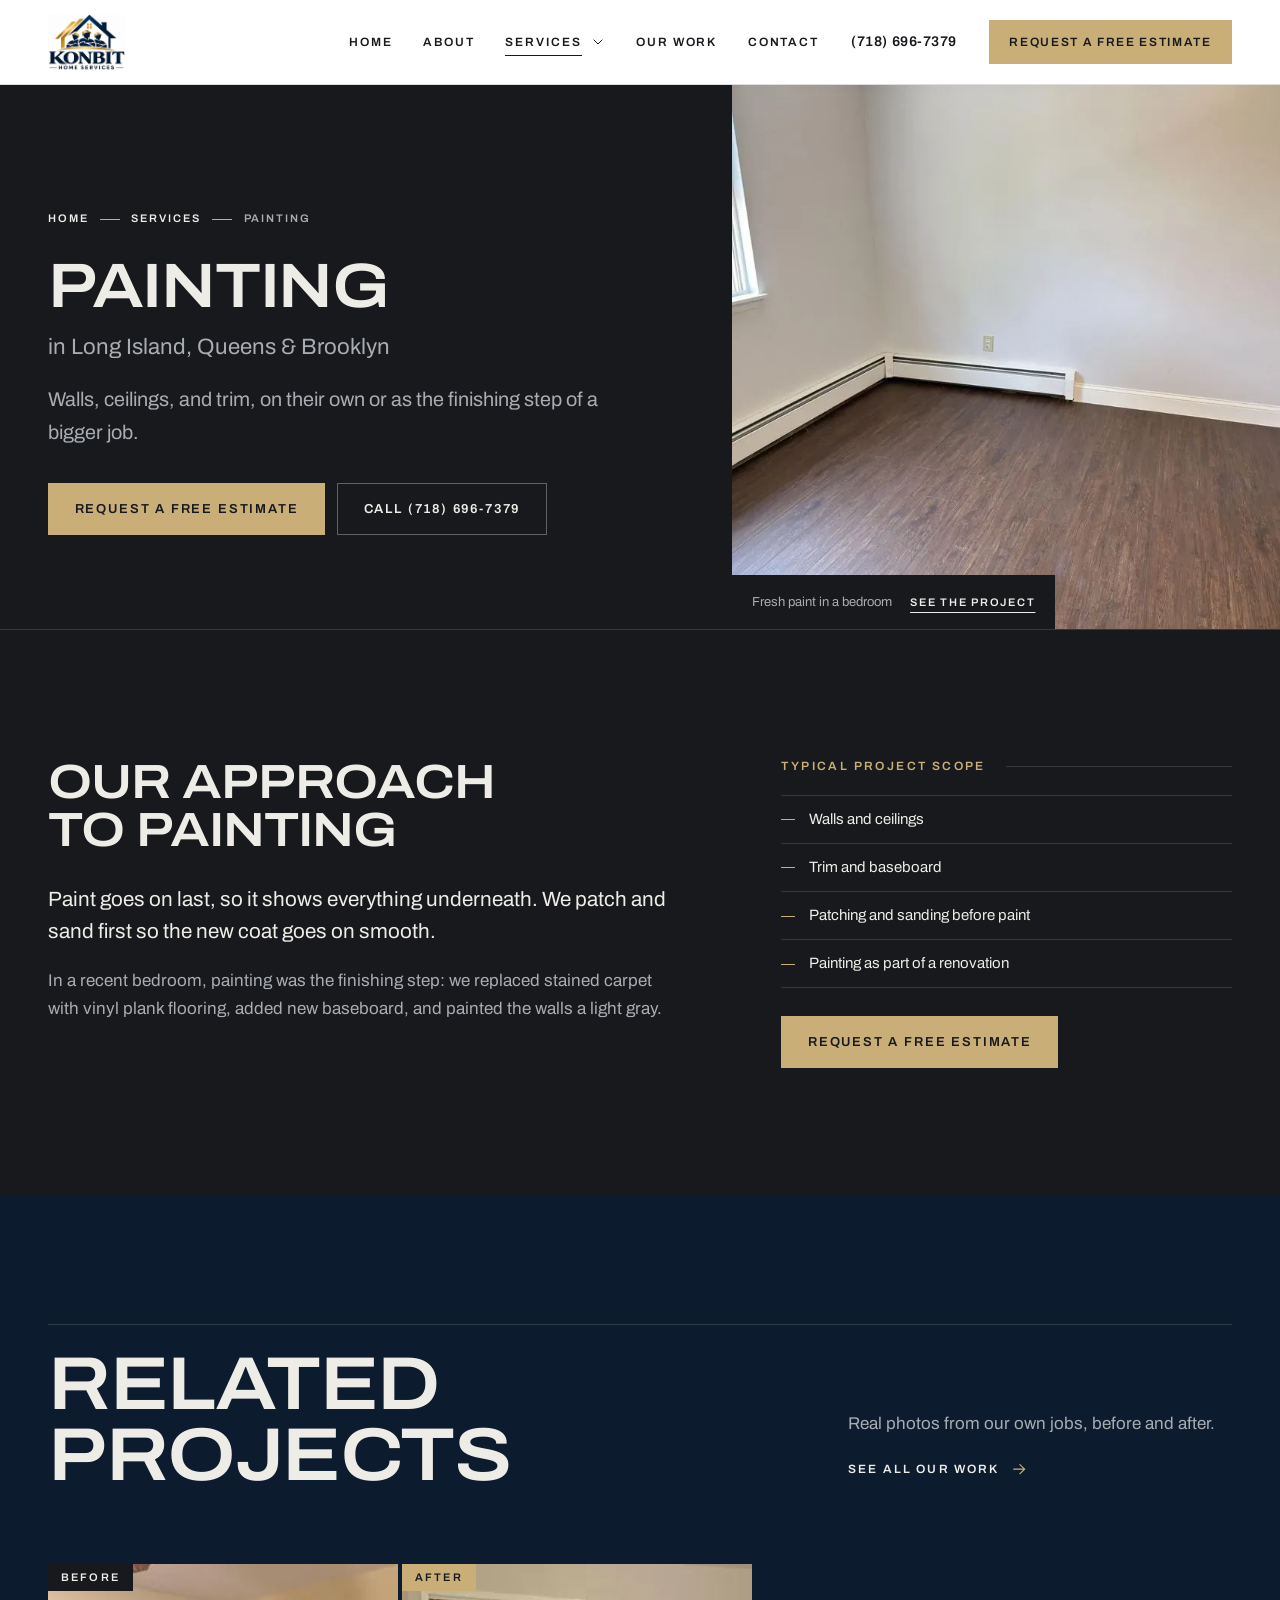
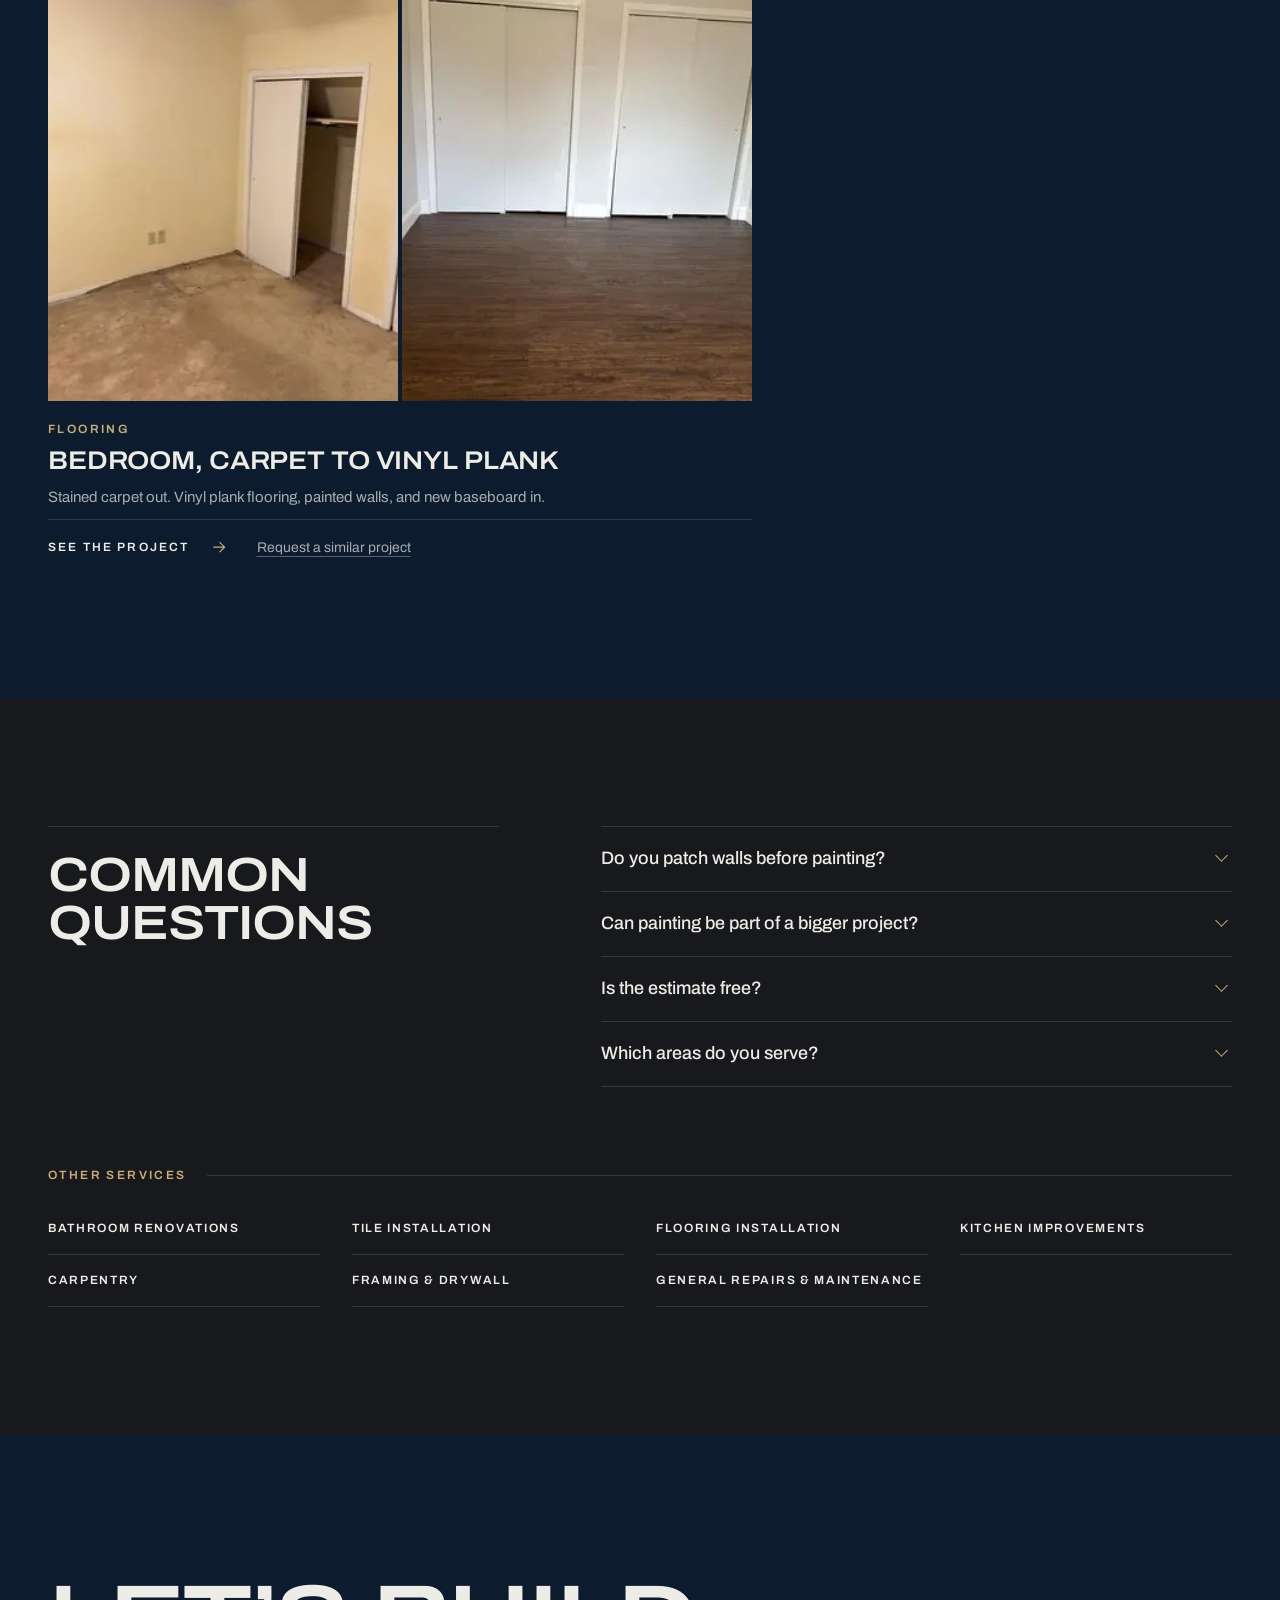
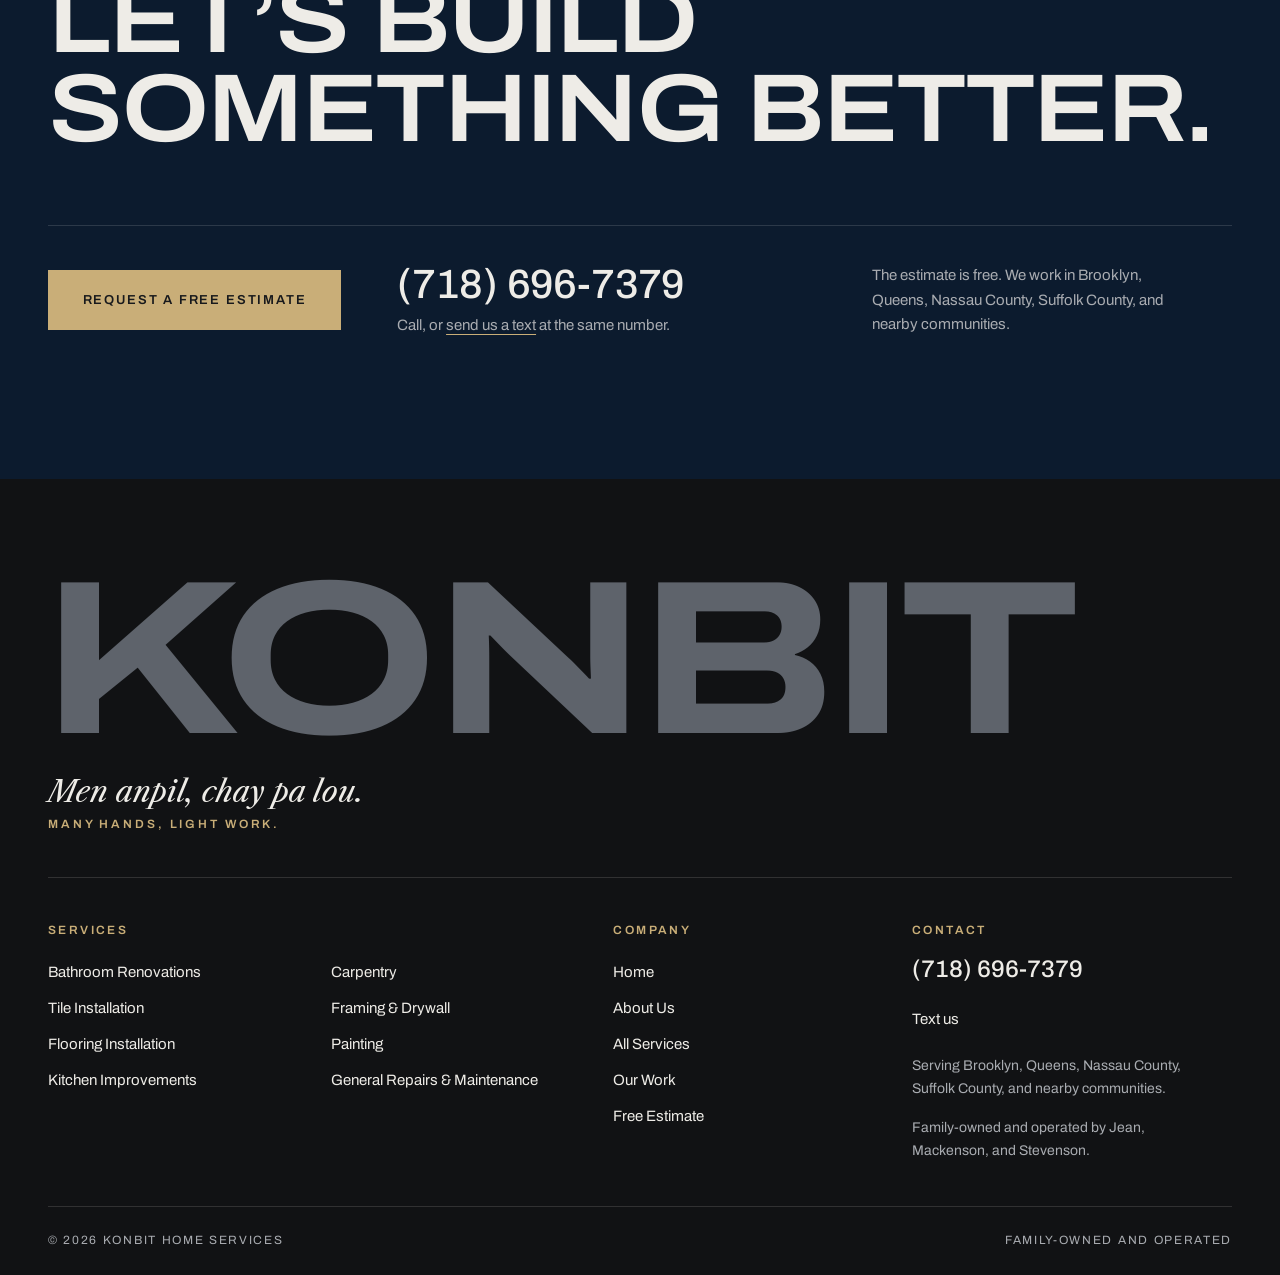
<file: painting.html>
<!doctype html>
<html lang="en">
<head>
<meta charset="utf-8">
<meta name="viewport" content="width=device-width, initial-scale=1, viewport-fit=cover">
<script>if(/\.html$/.test(location.pathname)&&history.replaceState)history.replaceState(null,'',location.pathname.replace(/(index)?\.html$/,'')+location.search+location.hash)</script>
<title>Interior Painting in Long Island, Queens &amp; Brooklyn | Konbit Home Services</title>
<meta name="description" content="Interior painting for walls, ceilings, and trim, on its own or as part of a renovation, with patching and sanding first. Serving Long Island, Queens, and Brooklyn. Free estimates.">
<link rel="canonical" href="https://konbithomeservices.com/painting">
<script type="application/ld+json">{
  "@context": "https://schema.org",
  "@type": "Service",
  "name": "Painting",
  "serviceType": "Painting",
  "url": "https://konbithomeservices.com/painting",
  "description": "Interior painting for walls, ceilings, and trim, on its own or as part of a renovation, with patching and sanding first. Serving Long Island, Queens, and Brooklyn. Free estimates.",
  "provider": {
    "@type": "HomeAndConstructionBusiness",
    "@id": "https://konbithomeservices.com/#business",
    "name": "Konbit Home Services",
    "url": "https://konbithomeservices.com/",
    "telephone": "+1-718-696-7379"
  },
  "areaServed": [
    {
      "@type": "AdministrativeArea",
      "name": "Brooklyn, NY"
    },
    {
      "@type": "AdministrativeArea",
      "name": "Queens, NY"
    },
    {
      "@type": "AdministrativeArea",
      "name": "Nassau County, NY"
    },
    {
      "@type": "AdministrativeArea",
      "name": "Suffolk County, NY"
    }
  ]
}</script>
<script type="application/ld+json">{
  "@context": "https://schema.org",
  "@type": "BreadcrumbList",
  "itemListElement": [
    {
      "@type": "ListItem",
      "position": 1,
      "name": "Home",
      "item": "https://konbithomeservices.com/"
    },
    {
      "@type": "ListItem",
      "position": 2,
      "name": "Services",
      "item": "https://konbithomeservices.com/services"
    },
    {
      "@type": "ListItem",
      "position": 3,
      "name": "Painting",
      "item": "https://konbithomeservices.com/painting"
    }
  ]
}</script>
<link rel="preload" href="fonts/archivo-latin-wdth-normal.woff2" as="font" type="font/woff2" crossorigin>
<meta name="theme-color" content="#FFFFFF">
<link rel="icon" href="favicon.ico" sizes="any">
<link rel="icon" type="image/png" sizes="32x32" href="favicon-32.png">
<link rel="apple-touch-icon" href="apple-touch-icon.png">
<meta property="og:type" content="website">
<meta property="og:site_name" content="Konbit Home Services">
<meta property="og:title" content="Painting in Long Island, Queens &amp; Brooklyn">
<meta property="og:description" content="Interior painting for walls, ceilings, and trim, on its own or as part of a renovation, with patching and sanding first. Serving Long Island, Queens, and Brooklyn. Free estimates.">
<meta property="og:url" content="https://konbithomeservices.com/painting">
<meta property="og:image" content="https://konbithomeservices.com/img/og-image.jpg">
<meta property="og:image:width" content="1200">
<meta property="og:image:height" content="630">
<meta property="og:image:alt" content="The Konbit Home Services logo">
<meta name="twitter:card" content="summary_large_image">
<link rel="stylesheet" href="styles.css">
</head>
<body>
<svg width="0" height="0" style="position:absolute" aria-hidden="true" focusable="false">
  <defs>
    <symbol id="i-phone" viewBox="0 0 24 24"><path d="M6.5 3.5h3l1.5 4.5-2 1.3a11 11 0 0 0 5.7 5.7l1.3-2 4.5 1.5v3a2 2 0 0 1-2.2 2A16.5 16.5 0 0 1 4.5 5.7a2 2 0 0 1 2-2.2z"/></symbol>
    <symbol id="i-pin" viewBox="0 0 24 24"><path d="M12 21s-6.5-5.6-6.5-11a6.5 6.5 0 0 1 13 0c0 5.4-6.5 11-6.5 11z"/><circle cx="12" cy="10" r="2.4"/></symbol>
    <symbol id="i-menu" viewBox="0 0 24 24"><path d="M4 7h16M4 12h16M4 17h16"/></symbol>
    <symbol id="i-close" viewBox="0 0 24 24"><path d="M6 6l12 12M18 6L6 18"/></symbol>
    <symbol id="i-chevron" viewBox="0 0 24 24"><path d="M6 9l6 6 6-6"/></symbol>
    <symbol id="i-arrow" viewBox="0 0 24 24"><path d="M5 12h14M13 6l6 6-6 6"/></symbol>
    <symbol id="i-copy" viewBox="0 0 24 24"><rect x="9" y="9" width="11" height="11" rx="2"/><path d="M5 15V6a2 2 0 0 1 2-2h8"/></symbol>
    <symbol id="i-message" viewBox="0 0 24 24"><path d="M4 5h16v11H10l-5 4v-4H4z"/></symbol>
    <symbol id="i-bath" viewBox="0 0 24 24"><path d="M3 12h18v2.5A5.5 5.5 0 0 1 15.5 20h-7A5.5 5.5 0 0 1 3 14.5z"/><path d="M6 12V6.2a2.2 2.2 0 0 1 4.2-.9"/><path d="M7 20l-1 2M17 20l1 2"/></symbol>
    <symbol id="i-tile" viewBox="0 0 24 24"><rect x="3.5" y="3.5" width="17" height="17" rx="1"/><path d="M3.5 9.2h17M3.5 14.8h17M9.2 3.5v17M14.8 3.5v17"/></symbol>
    <symbol id="i-floor" viewBox="0 0 24 24"><rect x="3" y="4" width="18" height="16" rx="1"/><path d="M3 9.3h18M3 14.7h18M10 4v5.3M15 9.3v5.4M8 14.7V20"/></symbol>
    <symbol id="i-kitchen" viewBox="0 0 24 24"><rect x="3.5" y="3.5" width="17" height="17" rx="1"/><path d="M3.5 11h17M12 3.5v17M9.5 6.5v2M14.5 6.5v2M9.5 14v2M14.5 14v2"/></symbol>
    <symbol id="i-square" viewBox="0 0 24 24"><path d="M4 3.5h4v13h13v4H4z"/><path d="M6 7h2M6 10.5h2M6 14h2M11 18.5v2M14.5 18.5v2M18 18.5v2"/></symbol>
    <symbol id="i-studs" viewBox="0 0 24 24"><path d="M3 5h18M3 19h18M5 5v14M10 5v14M14 5v14M19 5v14"/></symbol>
    <symbol id="i-roller" viewBox="0 0 24 24"><rect x="3" y="4" width="14" height="5" rx="1"/><path d="M17 6.5h2.5a1 1 0 0 1 1 1V11a1 1 0 0 1-1 1H12v3"/><rect x="10.5" y="15" width="3" height="6" rx="1"/></symbol>
    <symbol id="i-toolbox" viewBox="0 0 24 24"><rect x="3" y="8" width="18" height="12" rx="1.5"/><path d="M9 8V5.5A1.5 1.5 0 0 1 10.5 4h3A1.5 1.5 0 0 1 15 5.5V8M3 13h18M10.5 13v2h3v-2"/></symbol>
    <symbol id="i-family" viewBox="0 0 24 24"><circle cx="6.5" cy="8.5" r="2.4"/><circle cx="17.5" cy="8.5" r="2.4"/><circle cx="12" cy="7" r="2.7"/><path d="M2.5 19a4.2 4.2 0 0 1 6.6-3.4M21.5 19a4.2 4.2 0 0 0-6.6-3.4M7 20a5 5 0 0 1 10 0"/></symbol>
    <symbol id="i-award" viewBox="0 0 24 24"><circle cx="12" cy="9" r="5.5"/><path d="M9.2 13.8L8 21l4-2.2 4 2.2-1.2-7.2"/></symbol>
    <symbol id="i-chat" viewBox="0 0 24 24"><path d="M4 5h16v11H10l-5 4v-4H4z"/><path d="M8.5 10.5h.01M12 10.5h.01M15.5 10.5h.01"/></symbol>
    <symbol id="i-home" viewBox="0 0 24 24"><path d="M3.5 11L12 4l8.5 7"/><path d="M5.5 9.5V20h13V9.5"/><path d="M10 20v-5.5h4V20"/></symbol>
    <symbol id="i-chev-left" viewBox="0 0 24 24"><path d="M15 6l-6 6 6 6"/></symbol>
    <symbol id="i-chev-right" viewBox="0 0 24 24"><path d="M9 6l6 6-6 6"/></symbol>
    <symbol id="i-expand" viewBox="0 0 24 24"><path d="M14 4h6v6M10 20H4v-6M20 4l-6.5 6.5M4 20l6.5-6.5"/></symbol>
    <symbol id="i-camera" viewBox="0 0 24 24"><path d="M3.5 8.6 15.2 5.4l1.5 5.4L5 14z"/><path d="M3.5 8.6 2 9.2l1.4 5.4L5 14"/><path d="M12.6 11.5l1.2 4.3h5.6"/><path d="M19.4 13.3v5"/><circle cx="7.4" cy="10.7" r=".4"/></symbol>
    <symbol id="i-check" viewBox="0 0 24 24"><path d="M5 12.5l4.5 4.5L19 7.5"/></symbol>
    <symbol id="i-mail" viewBox="0 0 24 24"><rect x="3.5" y="5.5" width="17" height="13" rx="1.5"/><path d="M4 7l8 6 8-6"/></symbol>
    <symbol id="i-lock" viewBox="0 0 24 24"><rect x="5" y="10.5" width="14" height="10" rx="1.5"/><path d="M8.5 10.5V7.5a3.5 3.5 0 0 1 7 0v3"/></symbol>
  </defs>
</svg>

<a class="skip-link" href="#main">Skip to content</a>

<header class="site-header" data-menu="closed">
  <div class="wrap header-inner">
    <a class="brand" href="/">
      <img src="img/konbit-logo.png" alt="Konbit Home Services home" width="330" height="240">
    </a>
    <nav class="nav-panel" id="site-nav" aria-label="Main">
      <ul class="nav-list">
        <li><a class="nav-link" href="/">Home</a></li>
        <li><a class="nav-link" href="/about">About</a></li>
        <li class="nav-dropdown">
          <button class="nav-link nav-dropdown-btn is-current" id="services-toggle" type="button" aria-expanded="false" aria-controls="services-menu">
            Services <svg class="icon icon-sm" aria-hidden="true"><use href="#i-chevron"></use></svg>
          </button>
          <ul class="dropdown-panel" id="services-menu" hidden>
              <li><a href="/bathroom-renovations">Bathroom Renovations</a></li>
              <li><a href="/tile-installation">Tile Installation</a></li>
              <li><a href="/flooring-installation">Flooring Installation</a></li>
              <li><a href="/kitchen-improvements">Kitchen Improvements</a></li>
              <li><a href="/carpentry">Carpentry</a></li>
              <li><a href="/framing-drywall">Framing &amp; Drywall</a></li>
              <li><a href="/painting" aria-current="page">Painting</a></li>
              <li><a href="/home-repairs">General Repairs &amp; Maintenance</a></li>
            <li class="dropdown-all"><a href="/services">See all services</a></li>
          </ul>
        </li>
        <li><a class="nav-link" href="/our-work">Our Work</a></li>
        <li><a class="nav-link" href="/contact">Contact</a></li>
      </ul>
      <a class="nav-phone" href="tel:+17186967379">(718) 696-7379</a>
      <a class="btn btn-gold nav-cta" href="/contact">Request a Free Estimate</a>
      <a class="btn btn-outline nav-call" href="tel:+17186967379">Call (718) 696-7379</a>
    </nav>
    <button class="menu-toggle" id="menu-toggle" type="button" aria-expanded="false" aria-controls="site-nav">
      <span class="burger" aria-hidden="true"><span></span><span></span><span></span></span>
      <span class="menu-label">Menu</span>
    </button>
  </div>
</header>
<div class="menu-scrim" id="menu-scrim" hidden></div>

<main id="main">
  <section class="page-hero page-hero-split" aria-labelledby="page-title">
    <div class="page-hero-inner">
      <nav class="crumbs" aria-label="Breadcrumb"><ol><li><a href="/">Home</a></li><li><a href="/services">Services</a></li><li><span aria-current="page">Painting</span></li></ol></nav>
      <h1 id="page-title" style="--fit: 6.4">Painting <span class="h1-place">in Long Island, Queens &amp; Brooklyn</span></h1>
      <p class="page-hero-lede">Walls, ceilings, and trim, on their own or as the finishing step of a bigger job.</p>
      <div class="page-hero-actions"><a class="btn btn-gold" href="/contact?service=Painting">Request a Free Estimate</a><a class="btn btn-ghost" href="tel:+17186967379">Call (718) 696-7379</a></div>
    </div>
    <figure class="page-hero-photo"><picture><source type="image/webp" srcset="img/bedroom-after2-960.webp 960w, img/bedroom-after2-1600.webp 1600w" sizes="(min-width: 900px) 46vw, 100vw"><img src="img/bedroom-after2-960.jpg" srcset="img/bedroom-after2-960.jpg 960w, img/bedroom-after2-1600.jpg 1600w" sizes="(min-width: 900px) 46vw, 100vw" width="960" height="720" fetchpriority="high" alt="A freshly painted bedroom with new flooring and white baseboard heaters"></picture><figcaption><span>Fresh paint in a bedroom</span> <a href="/our-work#bedroom">See the project</a></figcaption></figure>
  </section>

  <section class="section" aria-labelledby="approach-title">
    <div class="wrap">
      <div class="svc-detail">
        <div class="svc-detail-copy">
          <h2 class="sec-title is-small" id="approach-title">Our approach to painting</h2>
          <p>Paint goes on last, so it shows everything underneath. We patch and sand first so the new coat goes on smooth.</p>
          <p>In a recent bedroom, painting was the finishing step: we replaced stained carpet with vinyl plank flooring, added new baseboard, and painted the walls a light gray.</p>
        </div>
        <div class="svc-scope">
          <h2 class="label-line" id="scope-title">Typical project scope</h2>
          <ul class="svc-list" aria-labelledby="scope-title">
            <li>Walls and ceilings</li>
            <li>Trim and baseboard</li>
            <li>Patching and sanding before paint</li>
            <li>Painting as part of a renovation</li>
          </ul>
          <p class="svc-cta"><a class="btn btn-gold" href="/contact?service=Painting">Request a free estimate<span class="sr-only"> for painting</span></a></p>
        </div>
      </div>
    </div>
  </section>

  <section class="section section-navy" aria-labelledby="projects-title">
    <div class="wrap">
      <header class="sec-head">
        <h2 class="sec-title" id="projects-title">Related projects</h2>
        <div class="sec-aside">
          <p class="sec-intro">Real photos from our own jobs, before and after.</p>
          <a class="link-arrow" href="/our-work">See all our work<svg class="icon" aria-hidden="true"><use href="#i-arrow"></use></svg></a>
        </div>
      </header>
      <ul class="proj-grid proj-count-1">
        <li class="proj-card reveal">
          <div class="pc-pair"><span class="pc-shot"><picture><source type="image/webp" srcset="img/bedroom-before-480.webp 480w, img/bedroom-before-960.webp 960w" sizes="(min-width: 1000px) 16vw, (min-width: 640px) 24vw, 46vw"><img src="img/bedroom-before-480.jpg" srcset="img/bedroom-before-480.jpg 480w, img/bedroom-before-960.jpg 960w" sizes="(min-width: 1000px) 16vw, (min-width: 640px) 24vw, 46vw" width="480" height="360" loading="lazy" alt="Before: a bedroom with stained beige carpet, cream walls, and two closets"></picture><span class="shot-tag">Before</span></span><span class="pc-shot"><picture><source type="image/webp" srcset="img/bedroom-after-480.webp 480w, img/bedroom-after-960.webp 960w" sizes="(min-width: 1000px) 16vw, (min-width: 640px) 24vw, 46vw"><img src="img/bedroom-after-480.jpg" srcset="img/bedroom-after-480.jpg 480w, img/bedroom-after-960.jpg 960w" sizes="(min-width: 1000px) 16vw, (min-width: 640px) 24vw, 46vw" width="480" height="360" loading="lazy" alt="After: the same bedroom with dark vinyl plank flooring, light gray walls, and white baseboard"></picture><span class="shot-tag is-after">After</span></span></div>
          <div class="pc-body">
            <p class="pc-cat">Flooring</p>
            <h3 class="pc-title"><a href="/our-work#bedroom">Bedroom, Carpet to Vinyl Plank</a></h3>
            <p class="pc-text">Stained carpet out. Vinyl plank flooring, painted walls, and new baseboard in.</p>
            <p class="pc-links"><a class="pc-more" href="/our-work#bedroom">See the project<span class="sr-only">: Bedroom, Carpet to Vinyl Plank</span> <svg class="icon icon-sm" aria-hidden="true"><use href="#i-arrow"></use></svg></a><a class="pc-similar" href="/contact?service=Flooring%20Installation">Request a similar project<span class="sr-only">: Bedroom, Carpet to Vinyl Plank</span></a></p>
          </div>
        </li>
      </ul>
    </div>
  </section>

  <section class="section" aria-labelledby="faq-title">
    <div class="wrap faq-layout">
      <header class="faq-head">
        <h2 class="sec-title is-small" id="faq-title">Common questions</h2>
      </header>
      <div class="faq-list">
        <details class="faq">
          <summary>Do you patch walls before painting?</summary>
          <p>Yes. We patch and sand first so the new paint goes on smooth.</p>
        </details>
        <details class="faq">
          <summary>Can painting be part of a bigger project?</summary>
          <p>Yes. In a recent bedroom, painting was part of a job that also included new flooring and baseboard.</p>
        </details>
        <details class="faq">
          <summary>Is the estimate free?</summary>
          <p>Yes. Send us a request online or call or text (718) 696-7379, and we’ll set up your free estimate.</p>
        </details>
        <details class="faq">
          <summary>Which areas do you serve?</summary>
          <p>Brooklyn, Queens, and Long Island, including Nassau County and Suffolk County, plus nearby communities. If you’re not sure we cover your area, ask us.</p>
        </details>
      </div>
      <div class="other-services">
        <h2 class="label-line" id="other-title">Other services</h2>
        <nav class="index-nav" aria-labelledby="other-title">
          <a href="/bathroom-renovations">Bathroom Renovations</a>
          <a href="/tile-installation">Tile Installation</a>
          <a href="/flooring-installation">Flooring Installation</a>
          <a href="/kitchen-improvements">Kitchen Improvements</a>
          <a href="/carpentry">Carpentry</a>
          <a href="/framing-drywall">Framing &amp; Drywall</a>
          <a href="/home-repairs">General Repairs &amp; Maintenance</a>
        </nav>
      </div>
    </div>
  </section>

  <section class="contact-band" aria-labelledby="cta-title">
    <div class="wrap">
      <h2 class="contact-band-title" id="cta-title">Let’s build something better.</h2>
      <div class="contact-band-row">
        <a class="btn btn-gold btn-lg" href="/contact?service=Painting">Request a Free Estimate</a>
        <div class="contact-band-phone">
          <a class="contact-band-number" href="tel:+17186967379">(718) 696-7379</a>
          <p>Call, or <a href="sms:+17186967379">send us a text</a> at the same number.</p>
        </div>
        <p class="contact-band-area">The estimate is free. We work in Brooklyn, Queens, Nassau County, Suffolk County, and nearby communities.</p>
      </div>
    </div>
  </section>
</main>

<footer class="site-footer">
  <div class="wrap">
    <div class="footer-top">
      <p class="footer-mark" aria-hidden="true">Konbit</p>
      <div class="footer-motto">
        <p class="footer-kreyol" lang="ht">Men anpil, chay pa lou.</p>
        <p class="footer-en">Many hands, light work.</p>
      </div>
    </div>
    <div class="footer-cols">
      <nav class="footer-col footer-col-wide" aria-labelledby="footer-services">
        <h2 class="footer-heading" id="footer-services">Services</h2>
        <ul>
          <li><a href="/bathroom-renovations">Bathroom Renovations</a></li>
          <li><a href="/tile-installation">Tile Installation</a></li>
          <li><a href="/flooring-installation">Flooring Installation</a></li>
          <li><a href="/kitchen-improvements">Kitchen Improvements</a></li>
          <li><a href="/carpentry">Carpentry</a></li>
          <li><a href="/framing-drywall">Framing &amp; Drywall</a></li>
          <li><a href="/painting">Painting</a></li>
          <li><a href="/home-repairs">General Repairs &amp; Maintenance</a></li>
        </ul>
      </nav>
      <nav class="footer-col" aria-labelledby="footer-company">
        <h2 class="footer-heading" id="footer-company">Company</h2>
        <ul>
          <li><a href="/">Home</a></li>
          <li><a href="/about">About Us</a></li>
          <li><a href="/services">All Services</a></li>
          <li><a href="/our-work">Our Work</a></li>
          <li><a href="/contact">Free Estimate</a></li>
        </ul>
      </nav>
      <div class="footer-col">
        <h2 class="footer-heading">Contact</h2>
        <p class="footer-phone"><a href="tel:+17186967379">(718) 696-7379</a></p>
        <p class="footer-text"><a href="sms:+17186967379">Text us</a></p>
        <p class="footer-note">Serving Brooklyn, Queens, Nassau County, Suffolk County, and nearby communities.</p>
        <p class="footer-note">Family-owned and operated by Jean, Mackenson, and Stevenson.</p>
      </div>
    </div>
    <p class="footer-bottom"><span>© <span id="year">2026</span> Konbit Home Services</span><span>Family-owned and operated</span></p>
  </div>
</footer>
<div class="action-bar" id="action-bar">
  <a class="btn btn-outline" href="tel:+17186967379">Call</a>
  <a class="btn btn-gold" href="/contact">Free Estimate</a>
</div>

<script src="site.js"></script>
</body>
</html>
</file>
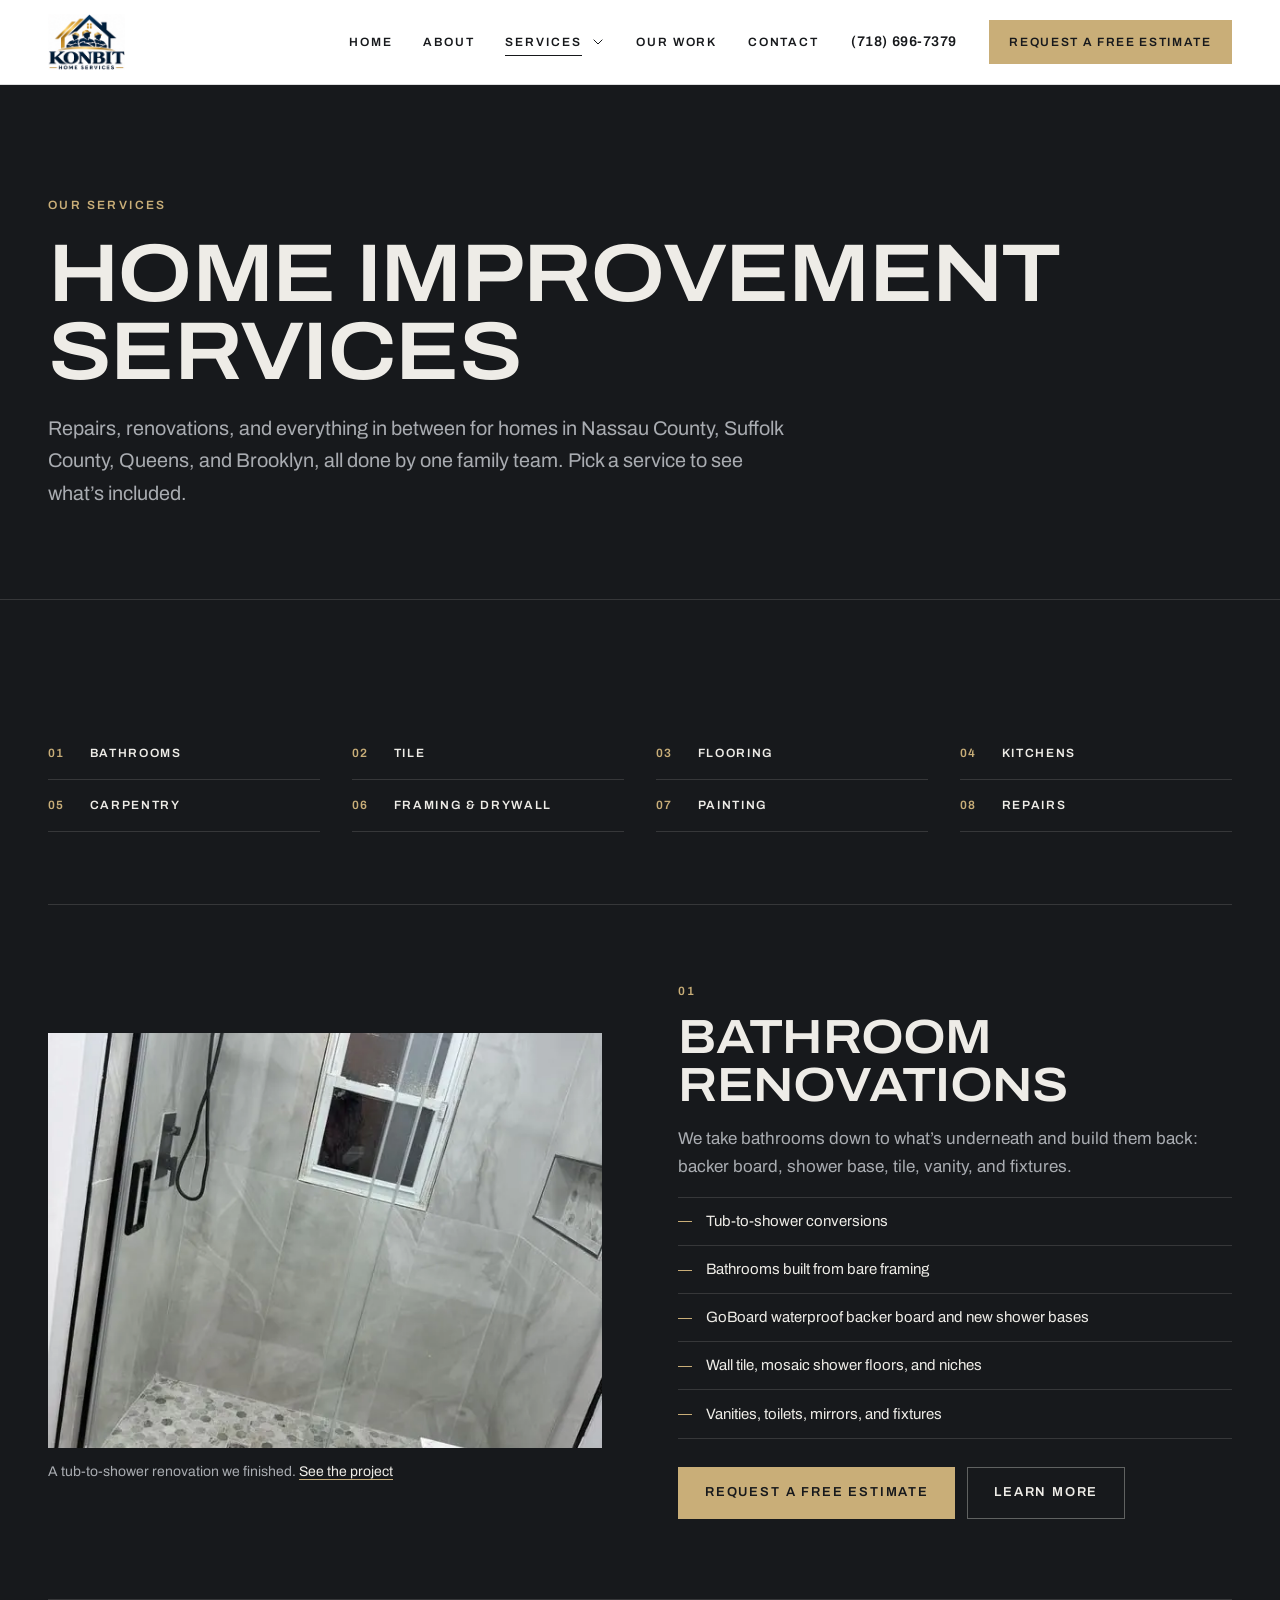
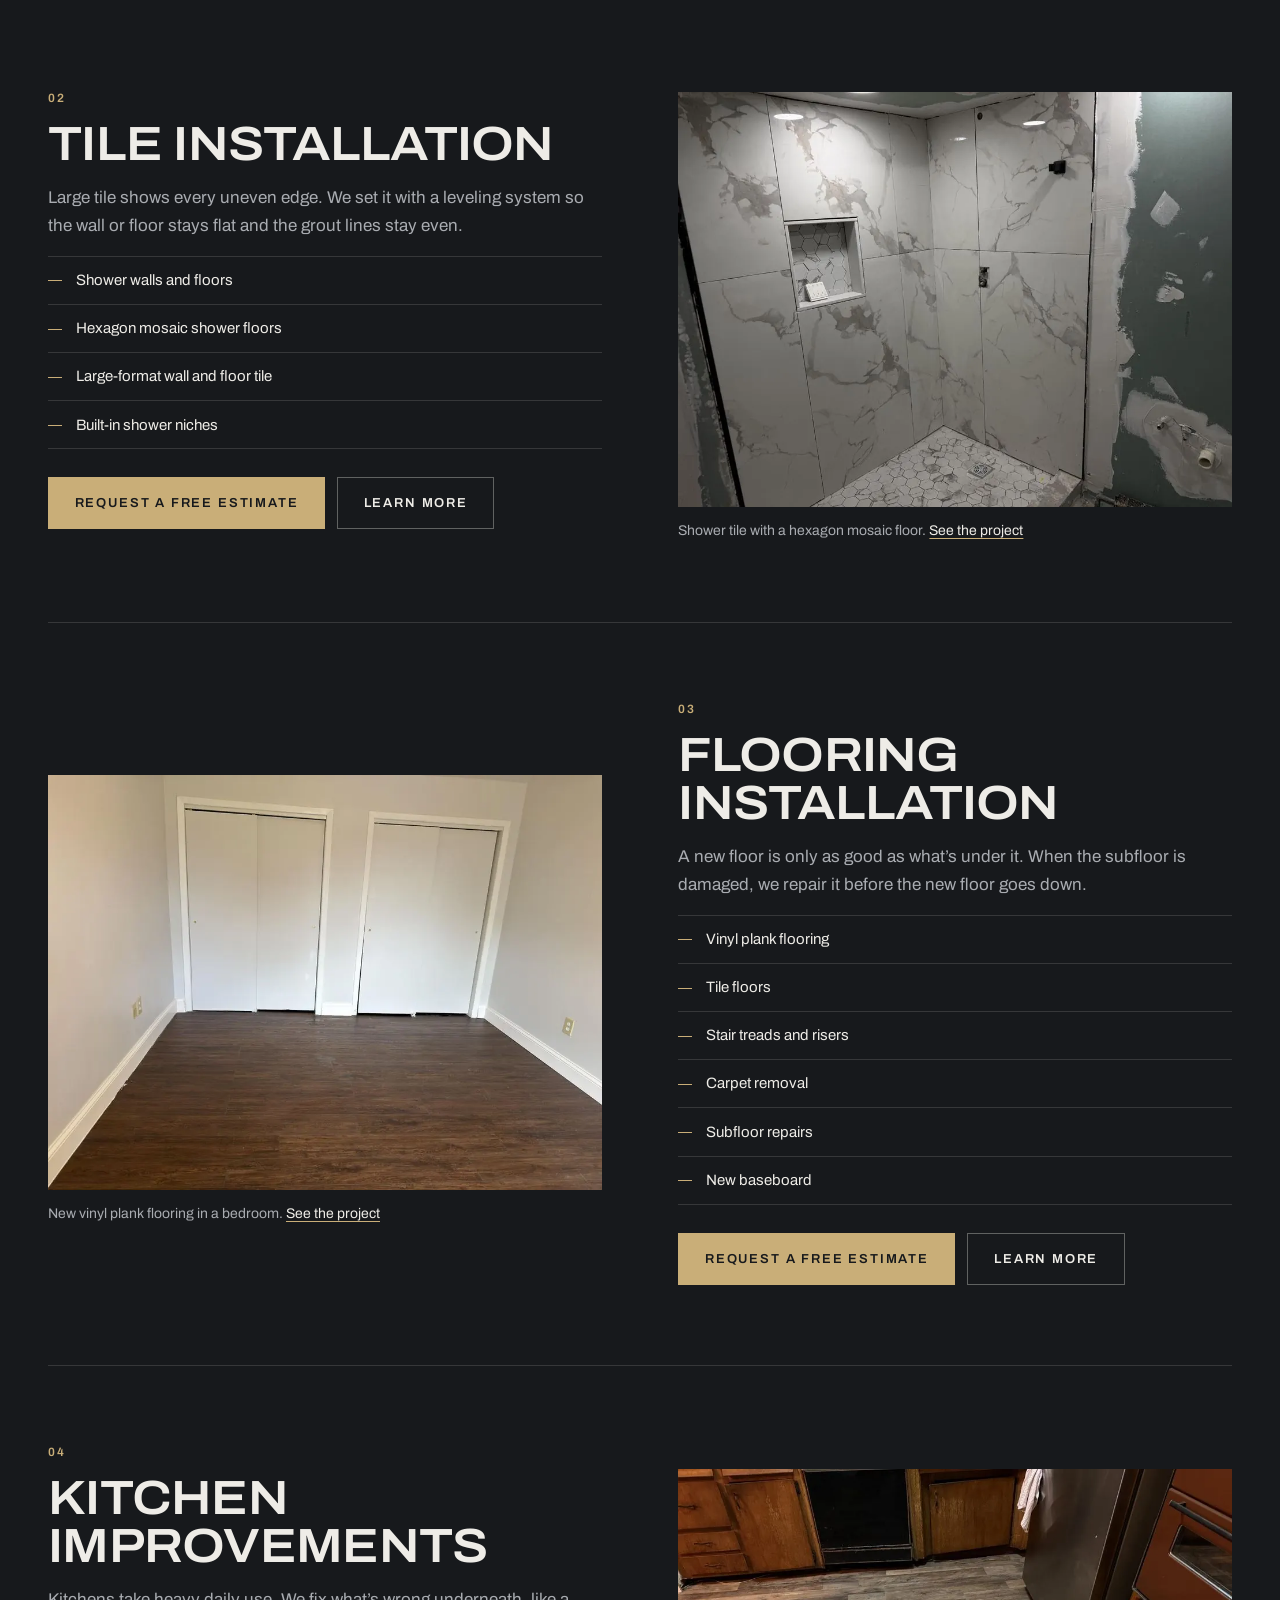
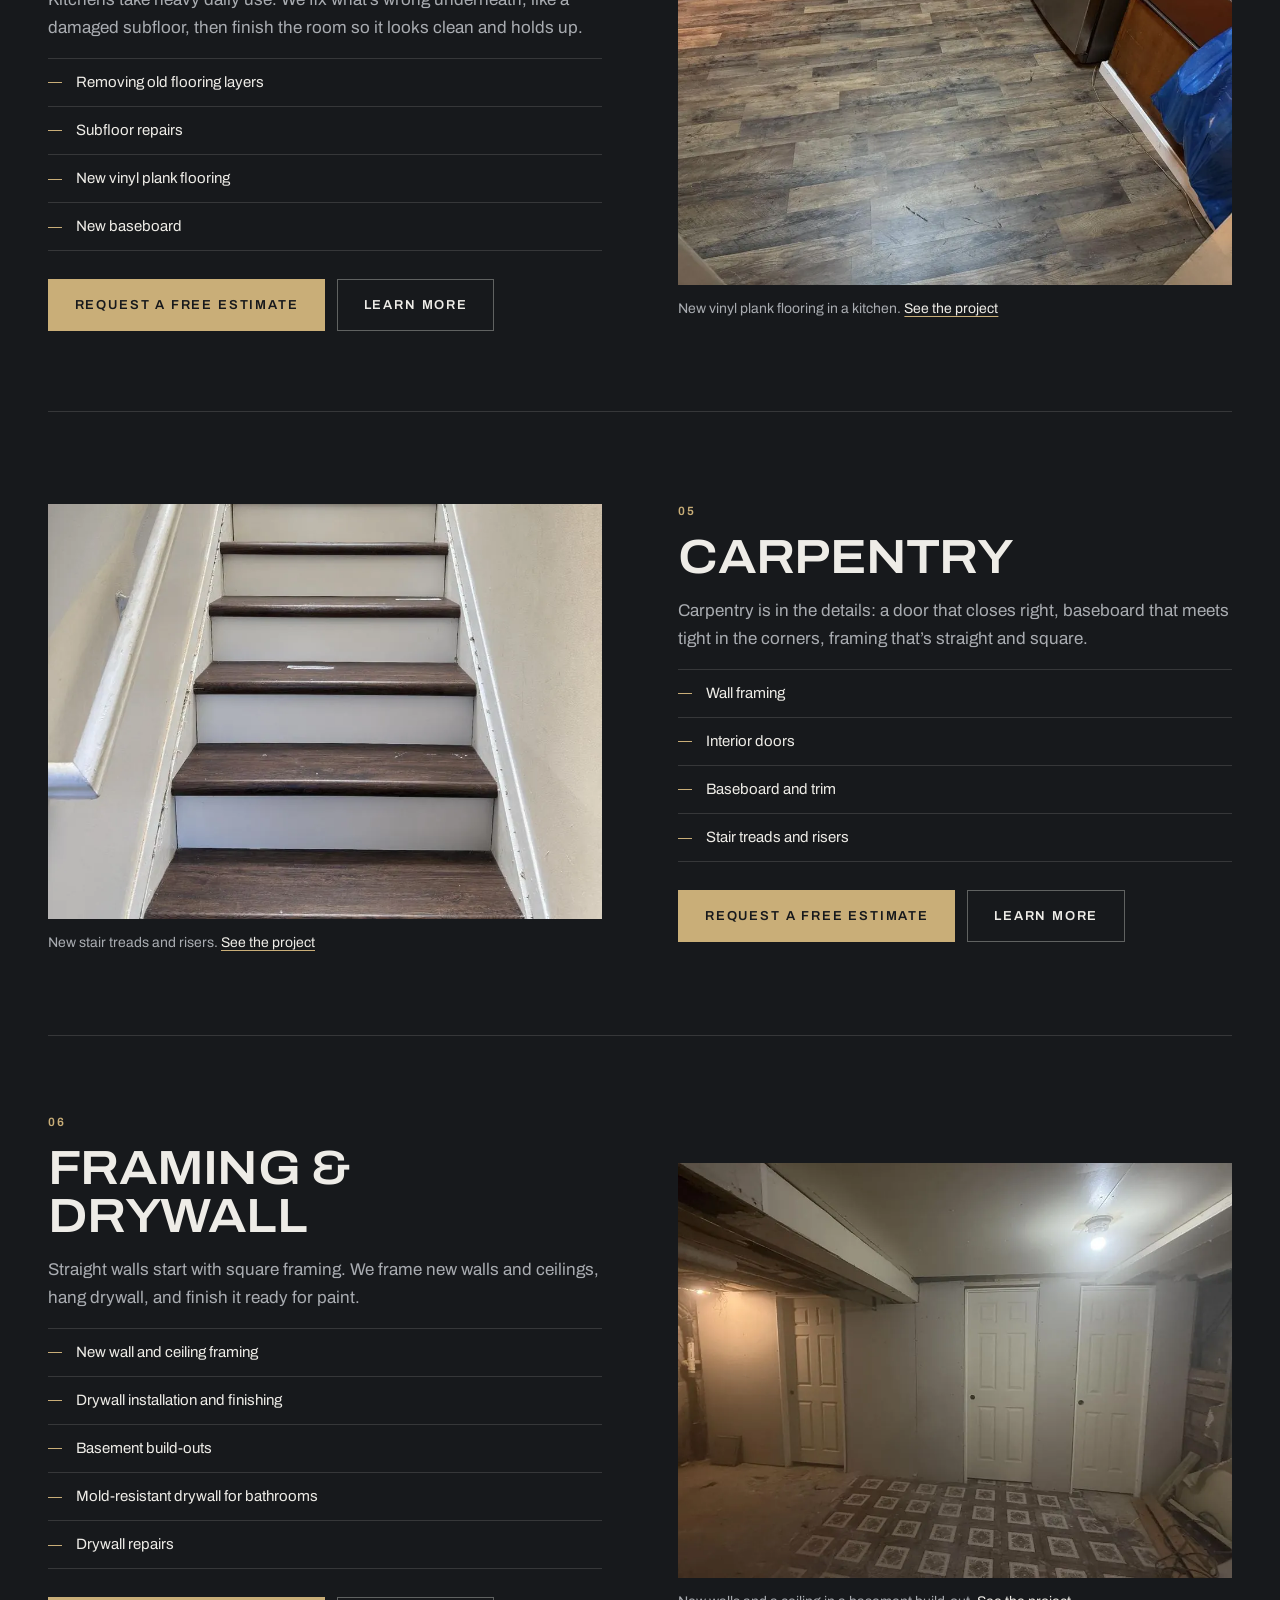
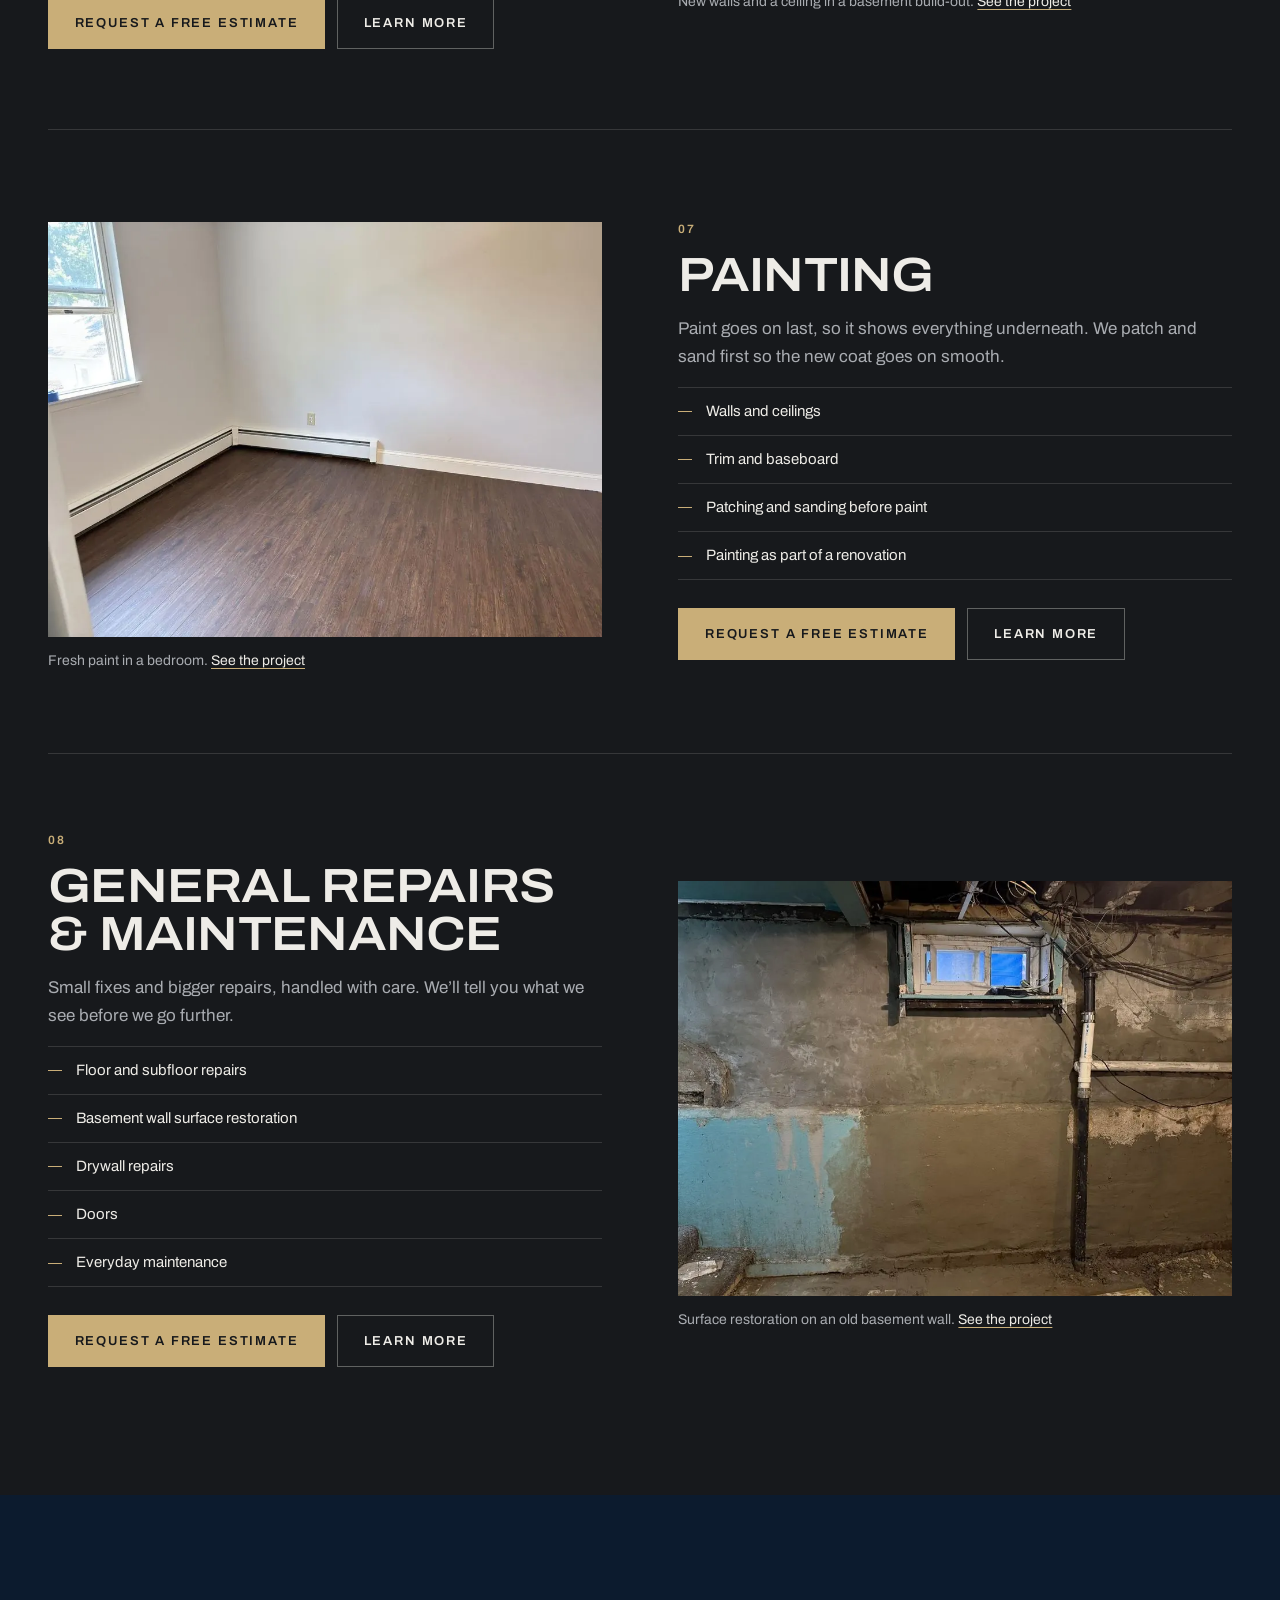
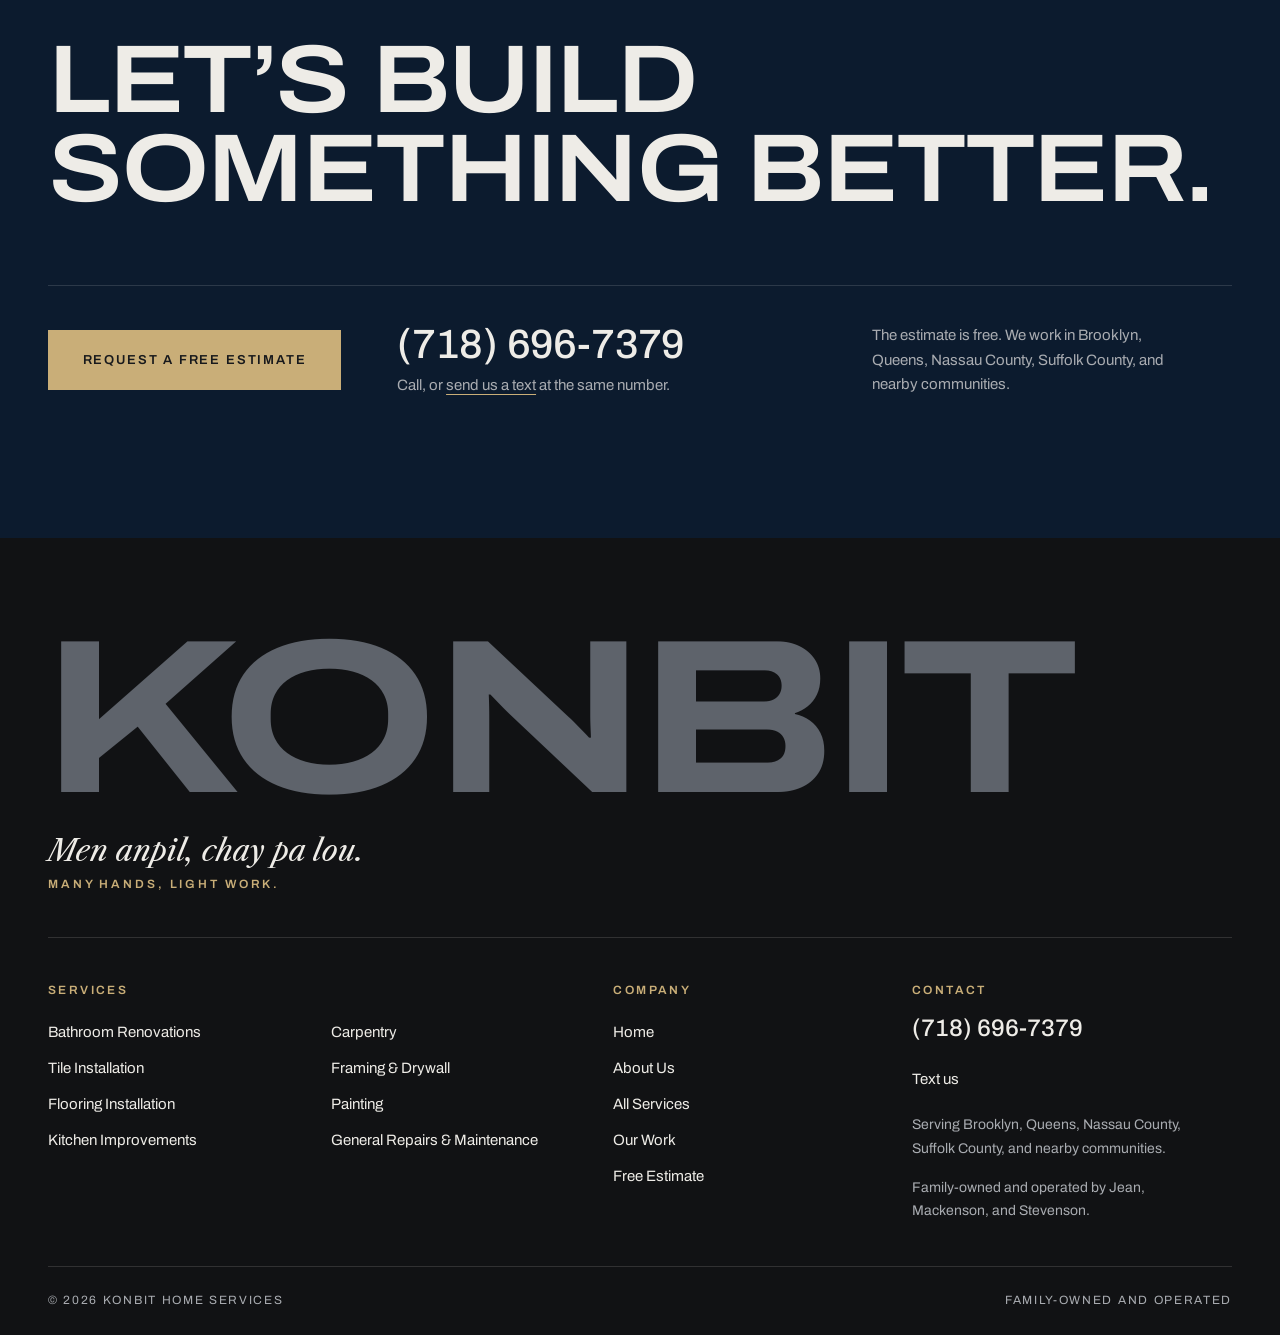
<file: services.html>
<!doctype html>
<html lang="en">
<head>
<meta charset="utf-8">
<meta name="viewport" content="width=device-width, initial-scale=1, viewport-fit=cover">
<script>if(/\.html$/.test(location.pathname)&&history.replaceState)history.replaceState(null,'',location.pathname.replace(/(index)?\.html$/,'')+location.search+location.hash)</script>
<title>Home Improvement Services in Long Island, Queens &amp; Brooklyn | Konbit</title>
<meta name="description" content="Bathroom renovations, tile and flooring installation, kitchen improvements, carpentry, framing and drywall, painting, and home repairs in Nassau County, Suffolk County, Queens, and Brooklyn.">
<link rel="canonical" href="https://konbithomeservices.com/services">
<link rel="preload" href="fonts/archivo-latin-wdth-normal.woff2" as="font" type="font/woff2" crossorigin>
<meta name="theme-color" content="#FFFFFF">
<link rel="icon" href="favicon.ico" sizes="any">
<link rel="icon" type="image/png" sizes="32x32" href="favicon-32.png">
<link rel="apple-touch-icon" href="apple-touch-icon.png">
<meta property="og:type" content="website">
<meta property="og:site_name" content="Konbit Home Services">
<meta property="og:title" content="Home Improvement Services | Konbit Home Services">
<meta property="og:description" content="Bathroom renovations, tile and flooring installation, kitchen improvements, carpentry, framing and drywall, painting, and home repairs in Nassau County, Suffolk County, Queens, and Brooklyn.">
<meta property="og:url" content="https://konbithomeservices.com/services">
<meta property="og:image" content="https://konbithomeservices.com/img/og-image.jpg">
<meta property="og:image:width" content="1200">
<meta property="og:image:height" content="630">
<meta property="og:image:alt" content="The Konbit Home Services logo">
<meta name="twitter:card" content="summary_large_image">
<link rel="stylesheet" href="styles.css">
</head>
<body>
<svg width="0" height="0" style="position:absolute" aria-hidden="true" focusable="false">
  <defs>
    <symbol id="i-phone" viewBox="0 0 24 24"><path d="M6.5 3.5h3l1.5 4.5-2 1.3a11 11 0 0 0 5.7 5.7l1.3-2 4.5 1.5v3a2 2 0 0 1-2.2 2A16.5 16.5 0 0 1 4.5 5.7a2 2 0 0 1 2-2.2z"/></symbol>
    <symbol id="i-pin" viewBox="0 0 24 24"><path d="M12 21s-6.5-5.6-6.5-11a6.5 6.5 0 0 1 13 0c0 5.4-6.5 11-6.5 11z"/><circle cx="12" cy="10" r="2.4"/></symbol>
    <symbol id="i-menu" viewBox="0 0 24 24"><path d="M4 7h16M4 12h16M4 17h16"/></symbol>
    <symbol id="i-close" viewBox="0 0 24 24"><path d="M6 6l12 12M18 6L6 18"/></symbol>
    <symbol id="i-chevron" viewBox="0 0 24 24"><path d="M6 9l6 6 6-6"/></symbol>
    <symbol id="i-arrow" viewBox="0 0 24 24"><path d="M5 12h14M13 6l6 6-6 6"/></symbol>
    <symbol id="i-copy" viewBox="0 0 24 24"><rect x="9" y="9" width="11" height="11" rx="2"/><path d="M5 15V6a2 2 0 0 1 2-2h8"/></symbol>
    <symbol id="i-message" viewBox="0 0 24 24"><path d="M4 5h16v11H10l-5 4v-4H4z"/></symbol>
    <symbol id="i-bath" viewBox="0 0 24 24"><path d="M3 12h18v2.5A5.5 5.5 0 0 1 15.5 20h-7A5.5 5.5 0 0 1 3 14.5z"/><path d="M6 12V6.2a2.2 2.2 0 0 1 4.2-.9"/><path d="M7 20l-1 2M17 20l1 2"/></symbol>
    <symbol id="i-tile" viewBox="0 0 24 24"><rect x="3.5" y="3.5" width="17" height="17" rx="1"/><path d="M3.5 9.2h17M3.5 14.8h17M9.2 3.5v17M14.8 3.5v17"/></symbol>
    <symbol id="i-floor" viewBox="0 0 24 24"><rect x="3" y="4" width="18" height="16" rx="1"/><path d="M3 9.3h18M3 14.7h18M10 4v5.3M15 9.3v5.4M8 14.7V20"/></symbol>
    <symbol id="i-kitchen" viewBox="0 0 24 24"><rect x="3.5" y="3.5" width="17" height="17" rx="1"/><path d="M3.5 11h17M12 3.5v17M9.5 6.5v2M14.5 6.5v2M9.5 14v2M14.5 14v2"/></symbol>
    <symbol id="i-square" viewBox="0 0 24 24"><path d="M4 3.5h4v13h13v4H4z"/><path d="M6 7h2M6 10.5h2M6 14h2M11 18.5v2M14.5 18.5v2M18 18.5v2"/></symbol>
    <symbol id="i-studs" viewBox="0 0 24 24"><path d="M3 5h18M3 19h18M5 5v14M10 5v14M14 5v14M19 5v14"/></symbol>
    <symbol id="i-roller" viewBox="0 0 24 24"><rect x="3" y="4" width="14" height="5" rx="1"/><path d="M17 6.5h2.5a1 1 0 0 1 1 1V11a1 1 0 0 1-1 1H12v3"/><rect x="10.5" y="15" width="3" height="6" rx="1"/></symbol>
    <symbol id="i-toolbox" viewBox="0 0 24 24"><rect x="3" y="8" width="18" height="12" rx="1.5"/><path d="M9 8V5.5A1.5 1.5 0 0 1 10.5 4h3A1.5 1.5 0 0 1 15 5.5V8M3 13h18M10.5 13v2h3v-2"/></symbol>
    <symbol id="i-family" viewBox="0 0 24 24"><circle cx="6.5" cy="8.5" r="2.4"/><circle cx="17.5" cy="8.5" r="2.4"/><circle cx="12" cy="7" r="2.7"/><path d="M2.5 19a4.2 4.2 0 0 1 6.6-3.4M21.5 19a4.2 4.2 0 0 0-6.6-3.4M7 20a5 5 0 0 1 10 0"/></symbol>
    <symbol id="i-award" viewBox="0 0 24 24"><circle cx="12" cy="9" r="5.5"/><path d="M9.2 13.8L8 21l4-2.2 4 2.2-1.2-7.2"/></symbol>
    <symbol id="i-chat" viewBox="0 0 24 24"><path d="M4 5h16v11H10l-5 4v-4H4z"/><path d="M8.5 10.5h.01M12 10.5h.01M15.5 10.5h.01"/></symbol>
    <symbol id="i-home" viewBox="0 0 24 24"><path d="M3.5 11L12 4l8.5 7"/><path d="M5.5 9.5V20h13V9.5"/><path d="M10 20v-5.5h4V20"/></symbol>
    <symbol id="i-chev-left" viewBox="0 0 24 24"><path d="M15 6l-6 6 6 6"/></symbol>
    <symbol id="i-chev-right" viewBox="0 0 24 24"><path d="M9 6l6 6-6 6"/></symbol>
    <symbol id="i-expand" viewBox="0 0 24 24"><path d="M14 4h6v6M10 20H4v-6M20 4l-6.5 6.5M4 20l6.5-6.5"/></symbol>
    <symbol id="i-camera" viewBox="0 0 24 24"><path d="M3.5 8.6 15.2 5.4l1.5 5.4L5 14z"/><path d="M3.5 8.6 2 9.2l1.4 5.4L5 14"/><path d="M12.6 11.5l1.2 4.3h5.6"/><path d="M19.4 13.3v5"/><circle cx="7.4" cy="10.7" r=".4"/></symbol>
    <symbol id="i-check" viewBox="0 0 24 24"><path d="M5 12.5l4.5 4.5L19 7.5"/></symbol>
    <symbol id="i-mail" viewBox="0 0 24 24"><rect x="3.5" y="5.5" width="17" height="13" rx="1.5"/><path d="M4 7l8 6 8-6"/></symbol>
    <symbol id="i-lock" viewBox="0 0 24 24"><rect x="5" y="10.5" width="14" height="10" rx="1.5"/><path d="M8.5 10.5V7.5a3.5 3.5 0 0 1 7 0v3"/></symbol>
  </defs>
</svg>

<a class="skip-link" href="#main">Skip to content</a>

<header class="site-header" data-menu="closed">
  <div class="wrap header-inner">
    <a class="brand" href="/">
      <img src="img/konbit-logo.png" alt="Konbit Home Services home" width="330" height="240">
    </a>
    <nav class="nav-panel" id="site-nav" aria-label="Main">
      <ul class="nav-list">
        <li><a class="nav-link" href="/">Home</a></li>
        <li><a class="nav-link" href="/about">About</a></li>
        <li class="nav-dropdown">
          <button class="nav-link nav-dropdown-btn is-current" id="services-toggle" type="button" aria-expanded="false" aria-controls="services-menu">
            Services <svg class="icon icon-sm" aria-hidden="true"><use href="#i-chevron"></use></svg>
          </button>
          <ul class="dropdown-panel" id="services-menu" hidden>
              <li><a href="/bathroom-renovations">Bathroom Renovations</a></li>
              <li><a href="/tile-installation">Tile Installation</a></li>
              <li><a href="/flooring-installation">Flooring Installation</a></li>
              <li><a href="/kitchen-improvements">Kitchen Improvements</a></li>
              <li><a href="/carpentry">Carpentry</a></li>
              <li><a href="/framing-drywall">Framing &amp; Drywall</a></li>
              <li><a href="/painting">Painting</a></li>
              <li><a href="/home-repairs">General Repairs &amp; Maintenance</a></li>
            <li class="dropdown-all"><a href="/services" aria-current="page">See all services</a></li>
          </ul>
        </li>
        <li><a class="nav-link" href="/our-work">Our Work</a></li>
        <li><a class="nav-link" href="/contact">Contact</a></li>
      </ul>
      <a class="nav-phone" href="tel:+17186967379">(718) 696-7379</a>
      <a class="btn btn-gold nav-cta" href="/contact">Request a Free Estimate</a>
      <a class="btn btn-outline nav-call" href="tel:+17186967379">Call (718) 696-7379</a>
    </nav>
    <button class="menu-toggle" id="menu-toggle" type="button" aria-expanded="false" aria-controls="site-nav">
      <span class="burger" aria-hidden="true"><span></span><span></span><span></span></span>
      <span class="menu-label">Menu</span>
    </button>
  </div>
</header>
<div class="menu-scrim" id="menu-scrim" hidden></div>

<main id="main">
  <section class="page-hero" aria-labelledby="page-title">
    <div class="page-hero-inner">
      <p class="eyebrow">Our services</p>
      <h1 id="page-title" style="--fit: 8.8">Home Improvement Services</h1>
      <p class="page-hero-lede">Repairs, renovations, and everything in between for homes in Nassau County, Suffolk County, Queens, and Brooklyn, all done by one family team. Pick a service to see what’s included.</p>
    </div>
  </section>

  <section class="section" aria-label="All services">
    <div class="wrap">
      <nav class="chip-nav" aria-label="Jump to a service">
        <a href="#svc-bathroom">Bathrooms</a>
        <a href="#svc-tile">Tile</a>
        <a href="#svc-flooring">Flooring</a>
        <a href="#svc-kitchen">Kitchens</a>
        <a href="#svc-carpentry">Carpentry</a>
        <a href="#svc-framing">Framing &amp; Drywall</a>
        <a href="#svc-painting">Painting</a>
        <a href="#svc-repairs">Repairs</a>
      </nav>
      <div class="svc-rows">
        <section class="svc-row" id="svc-bathroom" aria-labelledby="svc-bathroom-title">
          <figure class="svc-photo reveal">
            <picture><source type="image/webp" srcset="img/bath-after-600.webp 600w, img/bath-after-1200.webp 1200w" sizes="(min-width: 900px) 46vw, 100vw"><img src="img/bath-after-1200.jpg" srcset="img/bath-after-600.jpg 600w, img/bath-after-1200.jpg 1200w" sizes="(min-width: 900px) 46vw, 100vw" width="1200" height="1600" loading="eager" alt="A finished walk-in shower with large marble-look tile, a hexagon mosaic floor, and black fixtures"></picture>
            <figcaption>A tub-to-shower renovation we finished. <a href="/our-work#bath1">See the project</a></figcaption>
          </figure>
          <div class="svc-body">
            <h2 id="svc-bathroom-title"><a href="/bathroom-renovations">Bathroom Renovations</a></h2>
            <p class="svc-lede">We take bathrooms down to what’s underneath and build them back: backer board, shower base, tile, vanity, and fixtures.</p>
            <ul class="svc-list">
              <li>Tub-to-shower conversions</li>
              <li>Bathrooms built from bare framing</li>
              <li>GoBoard waterproof backer board and new shower bases</li>
              <li>Wall tile, mosaic shower floors, and niches</li>
              <li>Vanities, toilets, mirrors, and fixtures</li>
            </ul>
            <div class="svc-actions">
              <a class="btn btn-gold" href="/contact?service=Bathroom%20Renovations">Request a free estimate<span class="sr-only"> for bathroom renovations</span></a>
              <a class="btn btn-outline" href="/bathroom-renovations">Learn more<span class="sr-only"> about bathroom renovations</span></a>
            </div>
          </div>
        </section>
        <section class="svc-row" id="svc-tile" aria-labelledby="svc-tile-title">
          <figure class="svc-photo reveal">
            <picture><source type="image/webp" srcset="img/bath2-shower-960.webp 960w, img/bath2-shower-1600.webp 1600w" sizes="(min-width: 900px) 46vw, 100vw"><img src="img/bath2-shower-960.jpg" srcset="img/bath2-shower-960.jpg 960w, img/bath2-shower-1600.jpg 1600w" sizes="(min-width: 900px) 46vw, 100vw" width="960" height="720" loading="lazy" alt="A shower tiled in white marble-look tile with a hexagon mosaic floor and a built-in niche"></picture>
            <figcaption>Shower tile with a hexagon mosaic floor. <a href="/our-work#bath2">See the project</a></figcaption>
          </figure>
          <div class="svc-body">
            <h2 id="svc-tile-title"><a href="/tile-installation">Tile Installation</a></h2>
            <p class="svc-lede">Large tile shows every uneven edge. We set it with a leveling system so the wall or floor stays flat and the grout lines stay even.</p>
            <ul class="svc-list">
              <li>Shower walls and floors</li>
              <li>Hexagon mosaic shower floors</li>
              <li>Large-format wall and floor tile</li>
              <li>Built-in shower niches</li>
            </ul>
            <div class="svc-actions">
              <a class="btn btn-gold" href="/contact?service=Tile%20Installation">Request a free estimate<span class="sr-only"> for tile installation</span></a>
              <a class="btn btn-outline" href="/tile-installation">Learn more<span class="sr-only"> about tile installation</span></a>
            </div>
          </div>
        </section>
        <section class="svc-row" id="svc-flooring" aria-labelledby="svc-flooring-title">
          <figure class="svc-photo reveal">
            <picture><source type="image/webp" srcset="img/bedroom-after-480.webp 480w, img/bedroom-after-960.webp 960w, img/bedroom-after-1600.webp 1600w" sizes="(min-width: 900px) 46vw, 100vw"><img src="img/bedroom-after-960.jpg" srcset="img/bedroom-after-480.jpg 480w, img/bedroom-after-960.jpg 960w, img/bedroom-after-1600.jpg 1600w" sizes="(min-width: 900px) 46vw, 100vw" width="960" height="720" loading="lazy" alt="A bedroom with new dark vinyl plank flooring and white baseboard"></picture>
            <figcaption>New vinyl plank flooring in a bedroom. <a href="/our-work#bedroom">See the project</a></figcaption>
          </figure>
          <div class="svc-body">
            <h2 id="svc-flooring-title"><a href="/flooring-installation">Flooring Installation</a></h2>
            <p class="svc-lede">A new floor is only as good as what’s under it. When the subfloor is damaged, we repair it before the new floor goes down.</p>
            <ul class="svc-list">
              <li>Vinyl plank flooring</li>
              <li>Tile floors</li>
              <li>Stair treads and risers</li>
              <li>Carpet removal</li>
              <li>Subfloor repairs</li>
              <li>New baseboard</li>
            </ul>
            <div class="svc-actions">
              <a class="btn btn-gold" href="/contact?service=Flooring%20Installation">Request a free estimate<span class="sr-only"> for flooring installation</span></a>
              <a class="btn btn-outline" href="/flooring-installation">Learn more<span class="sr-only"> about flooring installation</span></a>
            </div>
          </div>
        </section>
        <section class="svc-row" id="svc-kitchen" aria-labelledby="svc-kitchen-title">
          <figure class="svc-photo reveal">
            <picture><source type="image/webp" srcset="img/kitchen-after-480.webp 480w, img/kitchen-after-960.webp 960w, img/kitchen-after-1600.webp 1600w" sizes="(min-width: 900px) 46vw, 100vw"><img src="img/kitchen-after-960.jpg" srcset="img/kitchen-after-480.jpg 480w, img/kitchen-after-960.jpg 960w, img/kitchen-after-1600.jpg 1600w" sizes="(min-width: 900px) 46vw, 100vw" width="960" height="720" loading="lazy" alt="A kitchen with new gray-brown vinyl plank flooring"></picture>
            <figcaption>New vinyl plank flooring in a kitchen. <a href="/our-work#kitchen-floor">See the project</a></figcaption>
          </figure>
          <div class="svc-body">
            <h2 id="svc-kitchen-title"><a href="/kitchen-improvements">Kitchen Improvements</a></h2>
            <p class="svc-lede">Kitchens take heavy daily use. We fix what’s wrong underneath, like a damaged subfloor, then finish the room so it looks clean and holds up.</p>
            <ul class="svc-list">
              <li>Removing old flooring layers</li>
              <li>Subfloor repairs</li>
              <li>New vinyl plank flooring</li>
              <li>New baseboard</li>
            </ul>
            <div class="svc-actions">
              <a class="btn btn-gold" href="/contact?service=Kitchen%20Improvements">Request a free estimate<span class="sr-only"> for kitchen improvements</span></a>
              <a class="btn btn-outline" href="/kitchen-improvements">Learn more<span class="sr-only"> about kitchen improvements</span></a>
            </div>
          </div>
        </section>
        <section class="svc-row" id="svc-carpentry" aria-labelledby="svc-carpentry-title">
          <figure class="svc-photo reveal">
            <picture><source type="image/webp" srcset="img/stairs-after-thumb-480.webp 480w, img/stairs-after-thumb-960.webp 960w" sizes="(min-width: 900px) 46vw, 100vw"><img src="img/stairs-after-thumb-960.jpg" srcset="img/stairs-after-thumb-480.jpg 480w, img/stairs-after-thumb-960.jpg 960w" sizes="(min-width: 900px) 46vw, 100vw" width="960" height="720" loading="lazy" alt="A staircase with new dark vinyl treads and white risers"></picture>
            <figcaption>New stair treads and risers. <a href="/our-work#stairs">See the project</a></figcaption>
          </figure>
          <div class="svc-body">
            <h2 id="svc-carpentry-title"><a href="/carpentry">Carpentry</a></h2>
            <p class="svc-lede">Carpentry is in the details: a door that closes right, baseboard that meets tight in the corners, framing that’s straight and square.</p>
            <ul class="svc-list">
              <li>Wall framing</li>
              <li>Interior doors</li>
              <li>Baseboard and trim</li>
              <li>Stair treads and risers</li>
            </ul>
            <div class="svc-actions">
              <a class="btn btn-gold" href="/contact?service=Carpentry">Request a free estimate<span class="sr-only"> for carpentry</span></a>
              <a class="btn btn-outline" href="/carpentry">Learn more<span class="sr-only"> about carpentry</span></a>
            </div>
          </div>
        </section>
        <section class="svc-row" id="svc-framing" aria-labelledby="svc-framing-title">
          <figure class="svc-photo reveal">
            <picture><source type="image/webp" srcset="img/basement-progress-480.webp 480w, img/basement-progress-960.webp 960w, img/basement-progress-1600.webp 1600w" sizes="(min-width: 900px) 46vw, 100vw"><img src="img/basement-progress-960.jpg" srcset="img/basement-progress-480.jpg 480w, img/basement-progress-960.jpg 960w, img/basement-progress-1600.jpg 1600w" sizes="(min-width: 900px) 46vw, 100vw" width="960" height="720" loading="lazy" alt="A basement with new drywall walls, a new ceiling, and three new white doors"></picture>
            <figcaption>New walls and a ceiling in a basement build-out. <a href="/our-work#basement">See the project</a></figcaption>
          </figure>
          <div class="svc-body">
            <h2 id="svc-framing-title"><a href="/framing-drywall">Framing &amp; Drywall</a></h2>
            <p class="svc-lede">Straight walls start with square framing. We frame new walls and ceilings, hang drywall, and finish it ready for paint.</p>
            <ul class="svc-list">
              <li>New wall and ceiling framing</li>
              <li>Drywall installation and finishing</li>
              <li>Basement build-outs</li>
              <li>Mold-resistant drywall for bathrooms</li>
              <li>Drywall repairs</li>
            </ul>
            <div class="svc-actions">
              <a class="btn btn-gold" href="/contact?service=Framing%20%26%20Drywall">Request a free estimate<span class="sr-only"> for framing &amp; drywall</span></a>
              <a class="btn btn-outline" href="/framing-drywall">Learn more<span class="sr-only"> about framing &amp; drywall</span></a>
            </div>
          </div>
        </section>
        <section class="svc-row" id="svc-painting" aria-labelledby="svc-painting-title">
          <figure class="svc-photo reveal">
            <picture><source type="image/webp" srcset="img/bedroom-after2-960.webp 960w, img/bedroom-after2-1600.webp 1600w" sizes="(min-width: 900px) 46vw, 100vw"><img src="img/bedroom-after2-960.jpg" srcset="img/bedroom-after2-960.jpg 960w, img/bedroom-after2-1600.jpg 1600w" sizes="(min-width: 900px) 46vw, 100vw" width="960" height="720" loading="lazy" alt="A freshly painted bedroom with new flooring and white baseboard heaters"></picture>
            <figcaption>Fresh paint in a bedroom. <a href="/our-work#bedroom">See the project</a></figcaption>
          </figure>
          <div class="svc-body">
            <h2 id="svc-painting-title"><a href="/painting">Painting</a></h2>
            <p class="svc-lede">Paint goes on last, so it shows everything underneath. We patch and sand first so the new coat goes on smooth.</p>
            <ul class="svc-list">
              <li>Walls and ceilings</li>
              <li>Trim and baseboard</li>
              <li>Patching and sanding before paint</li>
              <li>Painting as part of a renovation</li>
            </ul>
            <div class="svc-actions">
              <a class="btn btn-gold" href="/contact?service=Painting">Request a free estimate<span class="sr-only"> for painting</span></a>
              <a class="btn btn-outline" href="/painting">Learn more<span class="sr-only"> about painting</span></a>
            </div>
          </div>
        </section>
        <section class="svc-row" id="svc-repairs" aria-labelledby="svc-repairs-title">
          <figure class="svc-photo reveal">
            <picture><source type="image/webp" srcset="img/basement-parge-960.webp 960w, img/basement-parge-1600.webp 1600w" sizes="(min-width: 900px) 46vw, 100vw"><img src="img/basement-parge-960.jpg" srcset="img/basement-parge-960.jpg 960w, img/basement-parge-1600.jpg 1600w" sizes="(min-width: 900px) 46vw, 100vw" width="960" height="720" loading="lazy" alt="A basement wall with a fresh coat of cement over its old, worn surface"></picture>
            <figcaption>Surface restoration on an old basement wall. <a href="/our-work#basement">See the project</a></figcaption>
          </figure>
          <div class="svc-body">
            <h2 id="svc-repairs-title"><a href="/home-repairs">General Repairs &amp; Maintenance</a></h2>
            <p class="svc-lede">Small fixes and bigger repairs, handled with care. We’ll tell you what we see before we go further.</p>
            <ul class="svc-list">
              <li>Floor and subfloor repairs</li>
              <li>Basement wall surface restoration</li>
              <li>Drywall repairs</li>
              <li>Doors</li>
              <li>Everyday maintenance</li>
            </ul>
            <div class="svc-actions">
              <a class="btn btn-gold" href="/contact?service=General%20Repairs%20%26%20Maintenance">Request a free estimate<span class="sr-only"> for general repairs &amp; maintenance</span></a>
              <a class="btn btn-outline" href="/home-repairs">Learn more<span class="sr-only"> about general repairs &amp; maintenance</span></a>
            </div>
          </div>
        </section>
      </div>
    </div>
  </section>

  <section class="contact-band" aria-labelledby="cta-title">
    <div class="wrap">
      <h2 class="contact-band-title" id="cta-title">Let’s build something better.</h2>
      <div class="contact-band-row">
        <a class="btn btn-gold btn-lg" href="/contact">Request a Free Estimate</a>
        <div class="contact-band-phone">
          <a class="contact-band-number" href="tel:+17186967379">(718) 696-7379</a>
          <p>Call, or <a href="sms:+17186967379">send us a text</a> at the same number.</p>
        </div>
        <p class="contact-band-area">The estimate is free. We work in Brooklyn, Queens, Nassau County, Suffolk County, and nearby communities.</p>
      </div>
    </div>
  </section>
</main>

<footer class="site-footer">
  <div class="wrap">
    <div class="footer-top">
      <p class="footer-mark" aria-hidden="true">Konbit</p>
      <div class="footer-motto">
        <p class="footer-kreyol" lang="ht">Men anpil, chay pa lou.</p>
        <p class="footer-en">Many hands, light work.</p>
      </div>
    </div>
    <div class="footer-cols">
      <nav class="footer-col footer-col-wide" aria-labelledby="footer-services">
        <h2 class="footer-heading" id="footer-services">Services</h2>
        <ul>
          <li><a href="/bathroom-renovations">Bathroom Renovations</a></li>
          <li><a href="/tile-installation">Tile Installation</a></li>
          <li><a href="/flooring-installation">Flooring Installation</a></li>
          <li><a href="/kitchen-improvements">Kitchen Improvements</a></li>
          <li><a href="/carpentry">Carpentry</a></li>
          <li><a href="/framing-drywall">Framing &amp; Drywall</a></li>
          <li><a href="/painting">Painting</a></li>
          <li><a href="/home-repairs">General Repairs &amp; Maintenance</a></li>
        </ul>
      </nav>
      <nav class="footer-col" aria-labelledby="footer-company">
        <h2 class="footer-heading" id="footer-company">Company</h2>
        <ul>
          <li><a href="/">Home</a></li>
          <li><a href="/about">About Us</a></li>
          <li><a href="/services">All Services</a></li>
          <li><a href="/our-work">Our Work</a></li>
          <li><a href="/contact">Free Estimate</a></li>
        </ul>
      </nav>
      <div class="footer-col">
        <h2 class="footer-heading">Contact</h2>
        <p class="footer-phone"><a href="tel:+17186967379">(718) 696-7379</a></p>
        <p class="footer-text"><a href="sms:+17186967379">Text us</a></p>
        <p class="footer-note">Serving Brooklyn, Queens, Nassau County, Suffolk County, and nearby communities.</p>
        <p class="footer-note">Family-owned and operated by Jean, Mackenson, and Stevenson.</p>
      </div>
    </div>
    <p class="footer-bottom"><span>© <span id="year">2026</span> Konbit Home Services</span><span>Family-owned and operated</span></p>
  </div>
</footer>
<div class="action-bar" id="action-bar">
  <a class="btn btn-outline" href="tel:+17186967379">Call</a>
  <a class="btn btn-gold" href="/contact">Free Estimate</a>
</div>

<script src="site.js"></script>
</body>
</html>
</file>
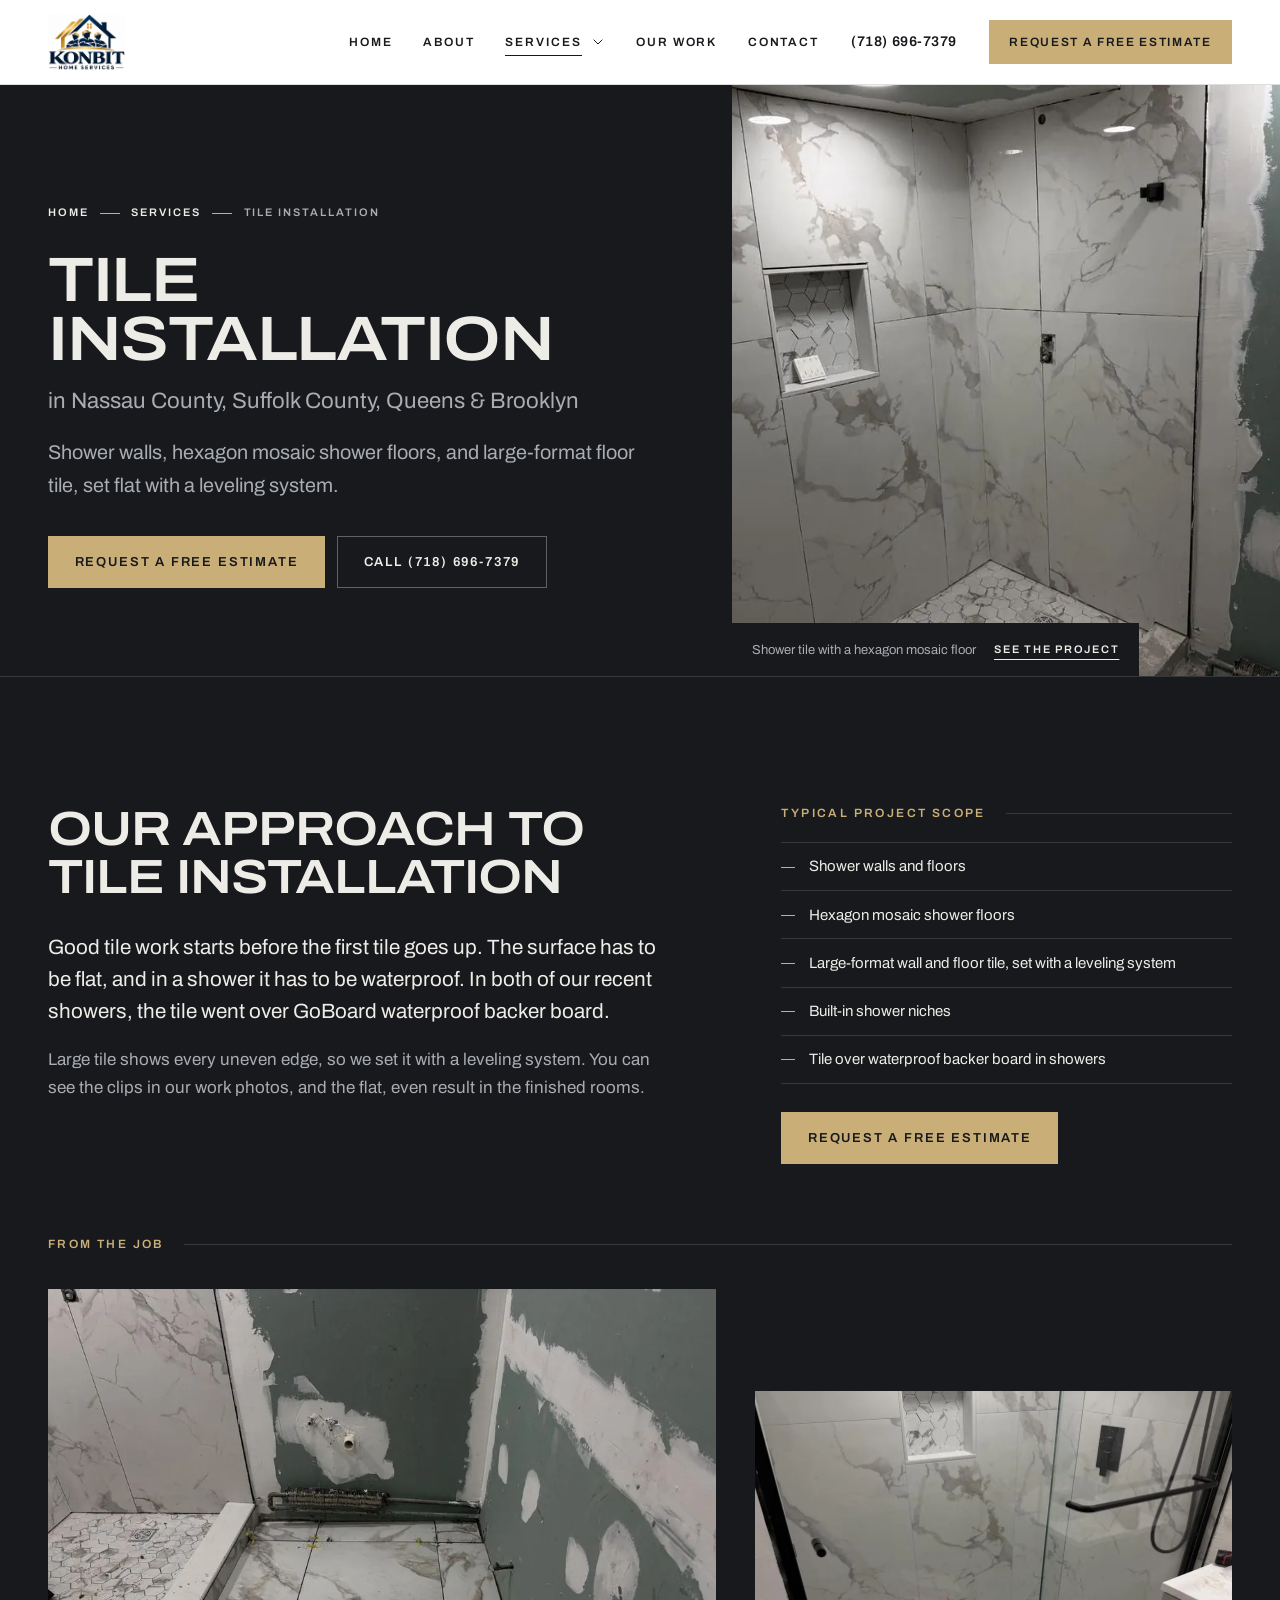
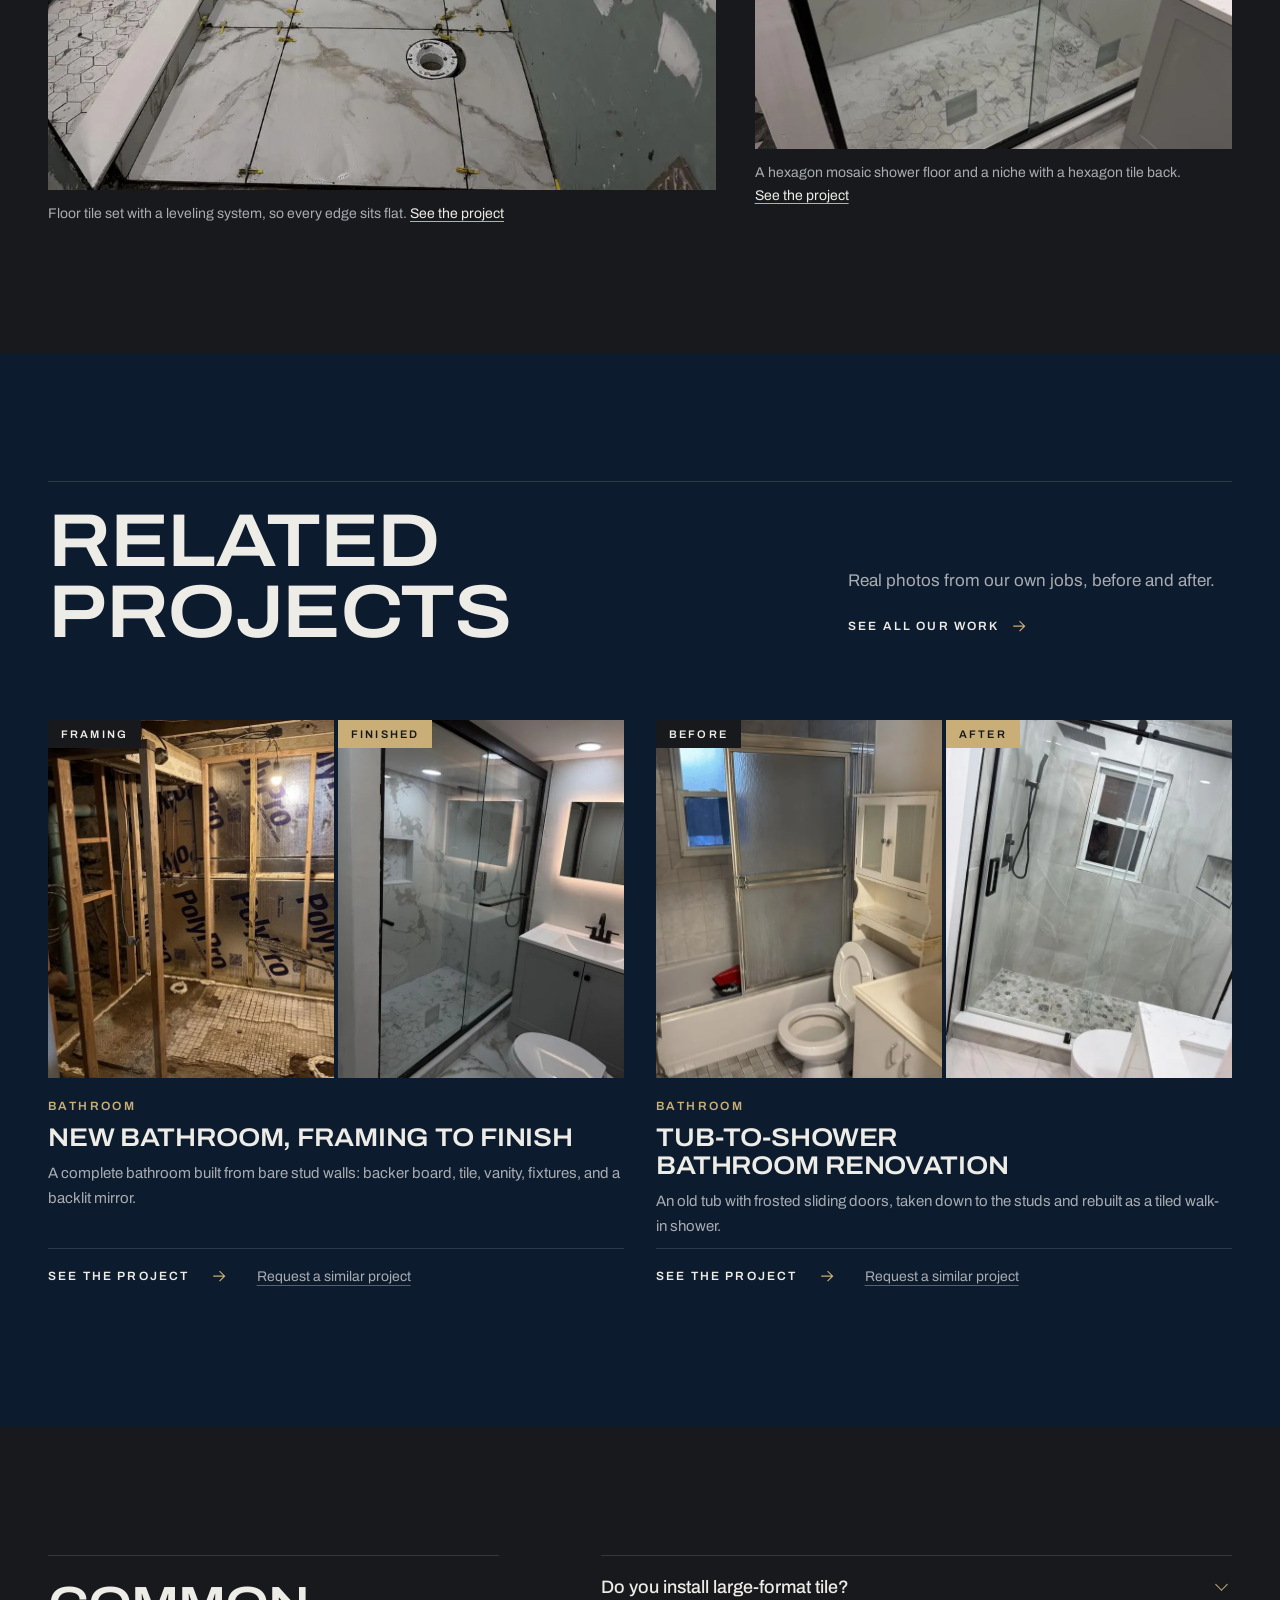
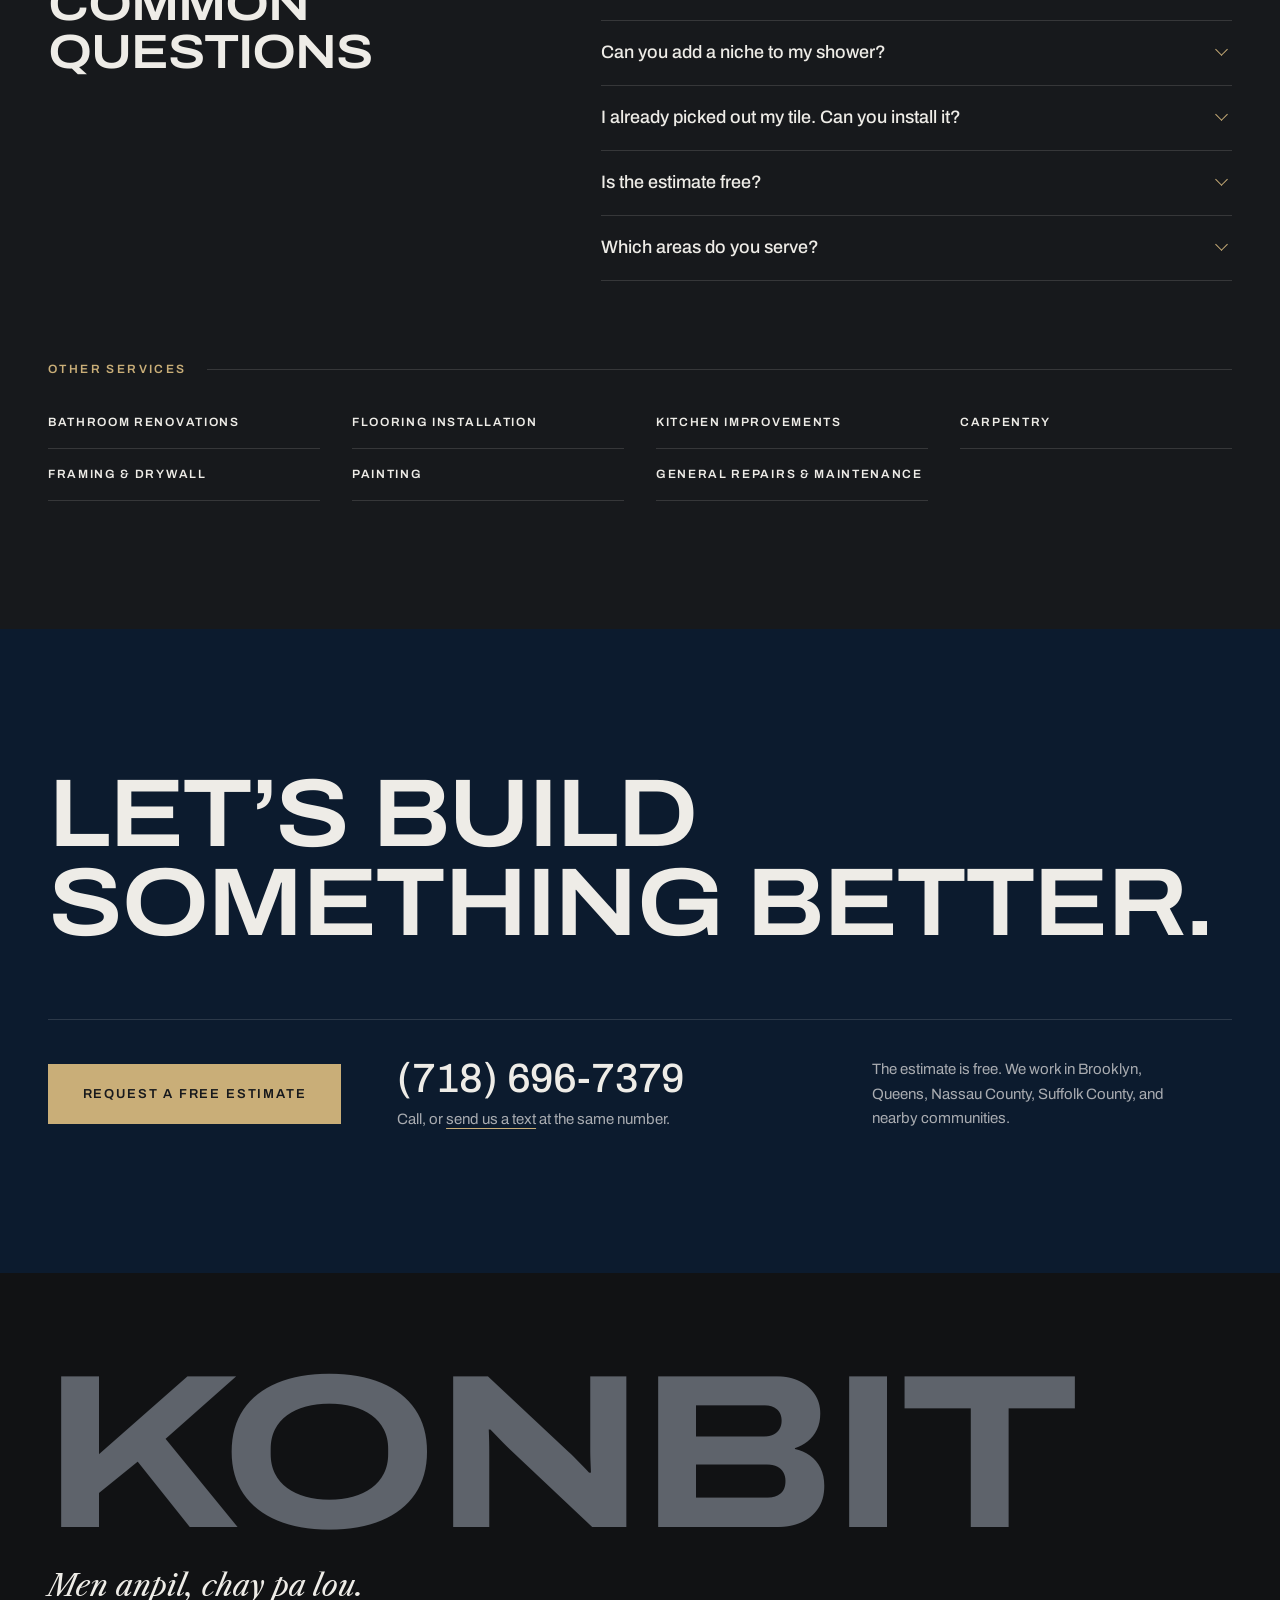
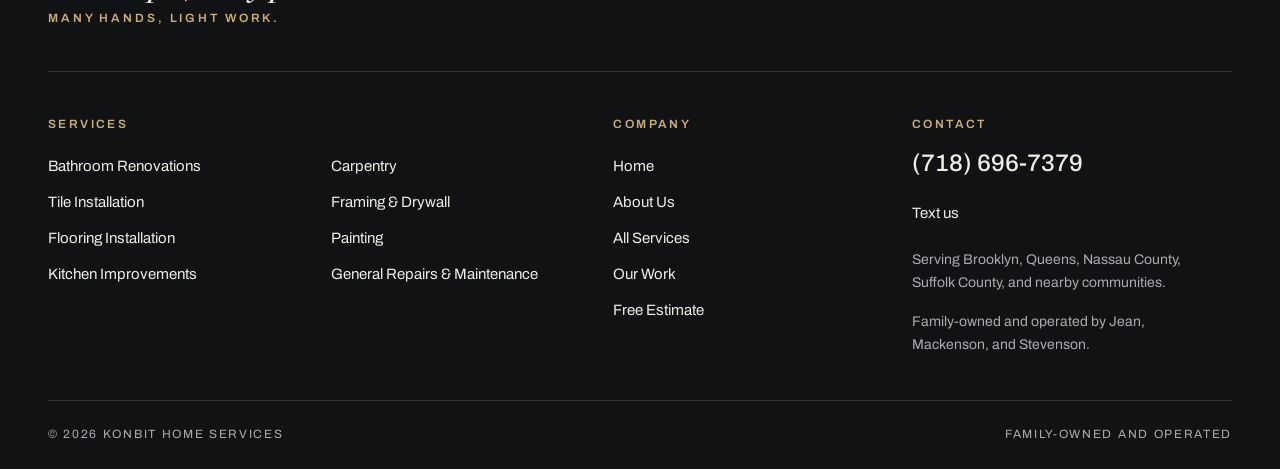
<file: tile-installation.html>
<!doctype html>
<html lang="en">
<head>
<meta charset="utf-8">
<meta name="viewport" content="width=device-width, initial-scale=1, viewport-fit=cover">
<script>if(/\.html$/.test(location.pathname)&&history.replaceState)history.replaceState(null,'',location.pathname.replace(/(index)?\.html$/,'')+location.search+location.hash)</script>
<title>Tile Installation in Nassau County &amp; Long Island | Konbit Home Services</title>
<meta name="description" content="Shower, floor, and wall tile set flat with clean grout lines, including large-format tile, mosaics, and built-in niches. Serving Nassau, Suffolk, Queens, and Brooklyn. Free estimates.">
<link rel="canonical" href="https://konbithomeservices.com/tile-installation">
<script type="application/ld+json">{
  "@context": "https://schema.org",
  "@type": "Service",
  "name": "Tile Installation",
  "serviceType": "Tile Installation",
  "url": "https://konbithomeservices.com/tile-installation",
  "description": "Shower, floor, and wall tile set flat with clean grout lines, including large-format tile, mosaics, and built-in niches. Serving Nassau, Suffolk, Queens, and Brooklyn. Free estimates.",
  "provider": {
    "@type": "HomeAndConstructionBusiness",
    "@id": "https://konbithomeservices.com/#business",
    "name": "Konbit Home Services",
    "url": "https://konbithomeservices.com/",
    "telephone": "+1-718-696-7379"
  },
  "areaServed": [
    {
      "@type": "AdministrativeArea",
      "name": "Brooklyn, NY"
    },
    {
      "@type": "AdministrativeArea",
      "name": "Queens, NY"
    },
    {
      "@type": "AdministrativeArea",
      "name": "Nassau County, NY"
    },
    {
      "@type": "AdministrativeArea",
      "name": "Suffolk County, NY"
    }
  ]
}</script>
<script type="application/ld+json">{
  "@context": "https://schema.org",
  "@type": "BreadcrumbList",
  "itemListElement": [
    {
      "@type": "ListItem",
      "position": 1,
      "name": "Home",
      "item": "https://konbithomeservices.com/"
    },
    {
      "@type": "ListItem",
      "position": 2,
      "name": "Services",
      "item": "https://konbithomeservices.com/services"
    },
    {
      "@type": "ListItem",
      "position": 3,
      "name": "Tile Installation",
      "item": "https://konbithomeservices.com/tile-installation"
    }
  ]
}</script>
<link rel="preload" href="fonts/archivo-latin-wdth-normal.woff2" as="font" type="font/woff2" crossorigin>
<meta name="theme-color" content="#FFFFFF">
<link rel="icon" href="favicon.ico" sizes="any">
<link rel="icon" type="image/png" sizes="32x32" href="favicon-32.png">
<link rel="apple-touch-icon" href="apple-touch-icon.png">
<meta property="og:type" content="website">
<meta property="og:site_name" content="Konbit Home Services">
<meta property="og:title" content="Tile Installation in Nassau County, Suffolk County, Queens &amp; Brooklyn">
<meta property="og:description" content="Shower, floor, and wall tile set flat with clean grout lines, including large-format tile, mosaics, and built-in niches. Serving Nassau, Suffolk, Queens, and Brooklyn. Free estimates.">
<meta property="og:url" content="https://konbithomeservices.com/tile-installation">
<meta property="og:image" content="https://konbithomeservices.com/img/og-image.jpg">
<meta property="og:image:width" content="1200">
<meta property="og:image:height" content="630">
<meta property="og:image:alt" content="The Konbit Home Services logo">
<meta name="twitter:card" content="summary_large_image">
<link rel="stylesheet" href="styles.css">
</head>
<body>
<svg width="0" height="0" style="position:absolute" aria-hidden="true" focusable="false">
  <defs>
    <symbol id="i-phone" viewBox="0 0 24 24"><path d="M6.5 3.5h3l1.5 4.5-2 1.3a11 11 0 0 0 5.7 5.7l1.3-2 4.5 1.5v3a2 2 0 0 1-2.2 2A16.5 16.5 0 0 1 4.5 5.7a2 2 0 0 1 2-2.2z"/></symbol>
    <symbol id="i-pin" viewBox="0 0 24 24"><path d="M12 21s-6.5-5.6-6.5-11a6.5 6.5 0 0 1 13 0c0 5.4-6.5 11-6.5 11z"/><circle cx="12" cy="10" r="2.4"/></symbol>
    <symbol id="i-menu" viewBox="0 0 24 24"><path d="M4 7h16M4 12h16M4 17h16"/></symbol>
    <symbol id="i-close" viewBox="0 0 24 24"><path d="M6 6l12 12M18 6L6 18"/></symbol>
    <symbol id="i-chevron" viewBox="0 0 24 24"><path d="M6 9l6 6 6-6"/></symbol>
    <symbol id="i-arrow" viewBox="0 0 24 24"><path d="M5 12h14M13 6l6 6-6 6"/></symbol>
    <symbol id="i-copy" viewBox="0 0 24 24"><rect x="9" y="9" width="11" height="11" rx="2"/><path d="M5 15V6a2 2 0 0 1 2-2h8"/></symbol>
    <symbol id="i-message" viewBox="0 0 24 24"><path d="M4 5h16v11H10l-5 4v-4H4z"/></symbol>
    <symbol id="i-bath" viewBox="0 0 24 24"><path d="M3 12h18v2.5A5.5 5.5 0 0 1 15.5 20h-7A5.5 5.5 0 0 1 3 14.5z"/><path d="M6 12V6.2a2.2 2.2 0 0 1 4.2-.9"/><path d="M7 20l-1 2M17 20l1 2"/></symbol>
    <symbol id="i-tile" viewBox="0 0 24 24"><rect x="3.5" y="3.5" width="17" height="17" rx="1"/><path d="M3.5 9.2h17M3.5 14.8h17M9.2 3.5v17M14.8 3.5v17"/></symbol>
    <symbol id="i-floor" viewBox="0 0 24 24"><rect x="3" y="4" width="18" height="16" rx="1"/><path d="M3 9.3h18M3 14.7h18M10 4v5.3M15 9.3v5.4M8 14.7V20"/></symbol>
    <symbol id="i-kitchen" viewBox="0 0 24 24"><rect x="3.5" y="3.5" width="17" height="17" rx="1"/><path d="M3.5 11h17M12 3.5v17M9.5 6.5v2M14.5 6.5v2M9.5 14v2M14.5 14v2"/></symbol>
    <symbol id="i-square" viewBox="0 0 24 24"><path d="M4 3.5h4v13h13v4H4z"/><path d="M6 7h2M6 10.5h2M6 14h2M11 18.5v2M14.5 18.5v2M18 18.5v2"/></symbol>
    <symbol id="i-studs" viewBox="0 0 24 24"><path d="M3 5h18M3 19h18M5 5v14M10 5v14M14 5v14M19 5v14"/></symbol>
    <symbol id="i-roller" viewBox="0 0 24 24"><rect x="3" y="4" width="14" height="5" rx="1"/><path d="M17 6.5h2.5a1 1 0 0 1 1 1V11a1 1 0 0 1-1 1H12v3"/><rect x="10.5" y="15" width="3" height="6" rx="1"/></symbol>
    <symbol id="i-toolbox" viewBox="0 0 24 24"><rect x="3" y="8" width="18" height="12" rx="1.5"/><path d="M9 8V5.5A1.5 1.5 0 0 1 10.5 4h3A1.5 1.5 0 0 1 15 5.5V8M3 13h18M10.5 13v2h3v-2"/></symbol>
    <symbol id="i-family" viewBox="0 0 24 24"><circle cx="6.5" cy="8.5" r="2.4"/><circle cx="17.5" cy="8.5" r="2.4"/><circle cx="12" cy="7" r="2.7"/><path d="M2.5 19a4.2 4.2 0 0 1 6.6-3.4M21.5 19a4.2 4.2 0 0 0-6.6-3.4M7 20a5 5 0 0 1 10 0"/></symbol>
    <symbol id="i-award" viewBox="0 0 24 24"><circle cx="12" cy="9" r="5.5"/><path d="M9.2 13.8L8 21l4-2.2 4 2.2-1.2-7.2"/></symbol>
    <symbol id="i-chat" viewBox="0 0 24 24"><path d="M4 5h16v11H10l-5 4v-4H4z"/><path d="M8.5 10.5h.01M12 10.5h.01M15.5 10.5h.01"/></symbol>
    <symbol id="i-home" viewBox="0 0 24 24"><path d="M3.5 11L12 4l8.5 7"/><path d="M5.5 9.5V20h13V9.5"/><path d="M10 20v-5.5h4V20"/></symbol>
    <symbol id="i-chev-left" viewBox="0 0 24 24"><path d="M15 6l-6 6 6 6"/></symbol>
    <symbol id="i-chev-right" viewBox="0 0 24 24"><path d="M9 6l6 6-6 6"/></symbol>
    <symbol id="i-expand" viewBox="0 0 24 24"><path d="M14 4h6v6M10 20H4v-6M20 4l-6.5 6.5M4 20l6.5-6.5"/></symbol>
    <symbol id="i-camera" viewBox="0 0 24 24"><path d="M3.5 8.6 15.2 5.4l1.5 5.4L5 14z"/><path d="M3.5 8.6 2 9.2l1.4 5.4L5 14"/><path d="M12.6 11.5l1.2 4.3h5.6"/><path d="M19.4 13.3v5"/><circle cx="7.4" cy="10.7" r=".4"/></symbol>
    <symbol id="i-check" viewBox="0 0 24 24"><path d="M5 12.5l4.5 4.5L19 7.5"/></symbol>
    <symbol id="i-mail" viewBox="0 0 24 24"><rect x="3.5" y="5.5" width="17" height="13" rx="1.5"/><path d="M4 7l8 6 8-6"/></symbol>
    <symbol id="i-lock" viewBox="0 0 24 24"><rect x="5" y="10.5" width="14" height="10" rx="1.5"/><path d="M8.5 10.5V7.5a3.5 3.5 0 0 1 7 0v3"/></symbol>
  </defs>
</svg>

<a class="skip-link" href="#main">Skip to content</a>

<header class="site-header" data-menu="closed">
  <div class="wrap header-inner">
    <a class="brand" href="/">
      <img src="img/konbit-logo.png" alt="Konbit Home Services home" width="330" height="240">
    </a>
    <nav class="nav-panel" id="site-nav" aria-label="Main">
      <ul class="nav-list">
        <li><a class="nav-link" href="/">Home</a></li>
        <li><a class="nav-link" href="/about">About</a></li>
        <li class="nav-dropdown">
          <button class="nav-link nav-dropdown-btn is-current" id="services-toggle" type="button" aria-expanded="false" aria-controls="services-menu">
            Services <svg class="icon icon-sm" aria-hidden="true"><use href="#i-chevron"></use></svg>
          </button>
          <ul class="dropdown-panel" id="services-menu" hidden>
              <li><a href="/bathroom-renovations">Bathroom Renovations</a></li>
              <li><a href="/tile-installation" aria-current="page">Tile Installation</a></li>
              <li><a href="/flooring-installation">Flooring Installation</a></li>
              <li><a href="/kitchen-improvements">Kitchen Improvements</a></li>
              <li><a href="/carpentry">Carpentry</a></li>
              <li><a href="/framing-drywall">Framing &amp; Drywall</a></li>
              <li><a href="/painting">Painting</a></li>
              <li><a href="/home-repairs">General Repairs &amp; Maintenance</a></li>
            <li class="dropdown-all"><a href="/services">See all services</a></li>
          </ul>
        </li>
        <li><a class="nav-link" href="/our-work">Our Work</a></li>
        <li><a class="nav-link" href="/contact">Contact</a></li>
      </ul>
      <a class="nav-phone" href="tel:+17186967379">(718) 696-7379</a>
      <a class="btn btn-gold nav-cta" href="/contact">Request a Free Estimate</a>
      <a class="btn btn-outline nav-call" href="tel:+17186967379">Call (718) 696-7379</a>
    </nav>
    <button class="menu-toggle" id="menu-toggle" type="button" aria-expanded="false" aria-controls="site-nav">
      <span class="burger" aria-hidden="true"><span></span><span></span><span></span></span>
      <span class="menu-label">Menu</span>
    </button>
  </div>
</header>
<div class="menu-scrim" id="menu-scrim" hidden></div>

<main id="main">
  <section class="page-hero page-hero-split" aria-labelledby="page-title">
    <div class="page-hero-inner">
      <nav class="crumbs" aria-label="Breadcrumb"><ol><li><a href="/">Home</a></li><li><a href="/services">Services</a></li><li><span aria-current="page">Tile Installation</span></li></ol></nav>
      <h1 id="page-title" style="--fit: 9.6">Tile Installation <span class="h1-place">in Nassau County, Suffolk County, Queens &amp; Brooklyn</span></h1>
      <p class="page-hero-lede">Shower walls, hexagon mosaic shower floors, and large-format floor tile, set flat with a leveling system.</p>
      <div class="page-hero-actions"><a class="btn btn-gold" href="/contact?service=Tile%20Installation">Request a Free Estimate</a><a class="btn btn-ghost" href="tel:+17186967379">Call (718) 696-7379</a></div>
    </div>
    <figure class="page-hero-photo"><picture><source type="image/webp" srcset="img/bath2-shower-960.webp 960w, img/bath2-shower-1600.webp 1600w" sizes="(min-width: 900px) 46vw, 100vw"><img src="img/bath2-shower-960.jpg" srcset="img/bath2-shower-960.jpg 960w, img/bath2-shower-1600.jpg 1600w" sizes="(min-width: 900px) 46vw, 100vw" width="960" height="720" fetchpriority="high" alt="A shower tiled in white marble-look tile with a hexagon mosaic floor and a built-in niche"></picture><figcaption><span>Shower tile with a hexagon mosaic floor</span> <a href="/our-work#bath2">See the project</a></figcaption></figure>
  </section>

  <section class="section" aria-labelledby="approach-title">
    <div class="wrap">
      <div class="svc-detail">
        <div class="svc-detail-copy">
          <h2 class="sec-title is-small" id="approach-title">Our approach to tile installation</h2>
          <p>Good tile work starts before the first tile goes up. The surface has to be flat, and in a shower it has to be waterproof. In both of our recent showers, the tile went over GoBoard waterproof backer board.</p>
          <p>Large tile shows every uneven edge, so we set it with a leveling system. You can see the clips in our work photos, and the flat, even result in the finished rooms.</p>
        </div>
        <div class="svc-scope">
          <h2 class="label-line" id="scope-title">Typical project scope</h2>
          <ul class="svc-list" aria-labelledby="scope-title">
            <li>Shower walls and floors</li>
            <li>Hexagon mosaic shower floors</li>
            <li>Large-format wall and floor tile, set with a leveling system</li>
            <li>Built-in shower niches</li>
            <li>Tile over waterproof backer board in showers</li>
          </ul>
          <p class="svc-cta"><a class="btn btn-gold" href="/contact?service=Tile%20Installation">Request a free estimate<span class="sr-only"> for tile installation</span></a></p>
        </div>
      </div>
      <div class="feature">
        <h2 class="label-line" id="feature-title">From the job</h2>
        <div class="feature-pair">
          <figure class="feature-shot">
            <picture><source type="image/webp" srcset="img/bath2-floor-960.webp 960w, img/bath2-floor-1600.webp 1600w" sizes="(min-width: 760px) 54vw, 100vw"><img src="img/bath2-floor-960.jpg" srcset="img/bath2-floor-960.jpg 960w, img/bath2-floor-1600.jpg 1600w" sizes="(min-width: 760px) 54vw, 100vw" width="1600" height="1200" loading="lazy" alt="Large marble-look floor tiles being set with yellow leveling clips"></picture>
            <figcaption>Floor tile set with a leveling system, so every edge sits flat. <a href="/our-work#bath2">See the project</a></figcaption>
          </figure>
          <figure class="feature-shot">
            <picture><source type="image/webp" srcset="img/bath2-detail-960.webp 960w, img/bath2-detail-1600.webp 1600w" sizes="(min-width: 760px) 54vw, 100vw"><img src="img/bath2-detail-960.jpg" srcset="img/bath2-detail-960.jpg 960w, img/bath2-detail-1600.jpg 1600w" sizes="(min-width: 760px) 54vw, 100vw" width="1600" height="1200" loading="lazy" alt="A finished shower with a hexagon mosaic floor and a niche with a hexagon tile back"></picture>
            <figcaption>A hexagon mosaic shower floor and a niche with a hexagon tile back. <a href="/our-work#bath2">See the project</a></figcaption>
          </figure>
        </div>
      </div>
    </div>
  </section>

  <section class="section section-navy" aria-labelledby="projects-title">
    <div class="wrap">
      <header class="sec-head">
        <h2 class="sec-title" id="projects-title">Related projects</h2>
        <div class="sec-aside">
          <p class="sec-intro">Real photos from our own jobs, before and after.</p>
          <a class="link-arrow" href="/our-work">See all our work<svg class="icon" aria-hidden="true"><use href="#i-arrow"></use></svg></a>
        </div>
      </header>
      <ul class="proj-grid proj-count-2">
        <li class="proj-card reveal">
          <div class="pc-pair"><span class="pc-shot"><picture><source type="image/webp" srcset="img/bath2-framing-960.webp 960w, img/bath2-framing-1600.webp 1600w" sizes="(min-width: 1000px) 16vw, (min-width: 640px) 24vw, 46vw"><img src="img/bath2-framing-960.jpg" srcset="img/bath2-framing-960.jpg 960w, img/bath2-framing-1600.jpg 1600w" sizes="(min-width: 1000px) 16vw, (min-width: 640px) 24vw, 46vw" width="960" height="720" loading="lazy" alt="Framing stage: new wood stud walls in front of foam board insulation, with pipes and wiring roughed in"></picture><span class="shot-tag">Framing</span></span><span class="pc-shot"><picture><source type="image/webp" srcset="img/bath2-finished-600.webp 600w, img/bath2-finished-1200.webp 1200w" sizes="(min-width: 1000px) 16vw, (min-width: 640px) 24vw, 46vw"><img src="img/bath2-finished-600.jpg" srcset="img/bath2-finished-600.jpg 600w, img/bath2-finished-1200.jpg 1200w" sizes="(min-width: 1000px) 16vw, (min-width: 640px) 24vw, 46vw" width="600" height="800" loading="lazy" alt="Finished bathroom: a walk-in shower with white marble-look tile and a sliding glass door, next to a gray vanity and a backlit mirror"></picture><span class="shot-tag is-after">Finished</span></span></div>
          <div class="pc-body">
            <p class="pc-cat">Bathroom</p>
            <h3 class="pc-title"><a href="/our-work#bath2">New Bathroom, Framing to Finish</a></h3>
            <p class="pc-text">A complete bathroom built from bare stud walls: backer board, tile, vanity, fixtures, and a backlit mirror.</p>
            <p class="pc-links"><a class="pc-more" href="/our-work#bath2">See the project<span class="sr-only">: New Bathroom, Framing to Finish</span> <svg class="icon icon-sm" aria-hidden="true"><use href="#i-arrow"></use></svg></a><a class="pc-similar" href="/contact?service=Bathroom%20Renovations">Request a similar project<span class="sr-only">: New Bathroom, Framing to Finish</span></a></p>
          </div>
        </li>
        <li class="proj-card reveal">
          <div class="pc-pair"><span class="pc-shot"><picture><source type="image/webp" srcset="img/bath-before-960.webp 960w, img/bath-before-1600.webp 1600w" sizes="(min-width: 1000px) 16vw, (min-width: 640px) 24vw, 46vw"><img src="img/bath-before-960.jpg" srcset="img/bath-before-960.jpg 960w, img/bath-before-1600.jpg 1600w" sizes="(min-width: 1000px) 16vw, (min-width: 640px) 24vw, 46vw" width="960" height="720" loading="lazy" alt="Before: an old bathtub with frosted sliding doors, worn wall tile, and an over-the-toilet cabinet"></picture><span class="shot-tag">Before</span></span><span class="pc-shot"><picture><source type="image/webp" srcset="img/bath-after-600.webp 600w, img/bath-after-1200.webp 1200w" sizes="(min-width: 1000px) 16vw, (min-width: 640px) 24vw, 46vw"><img src="img/bath-after-600.jpg" srcset="img/bath-after-600.jpg 600w, img/bath-after-1200.jpg 1200w" sizes="(min-width: 1000px) 16vw, (min-width: 640px) 24vw, 46vw" width="600" height="800" loading="lazy" alt="After: a walk-in shower with large gray marble-look tile, a hexagon mosaic floor, black fixtures, and a tiled niche"></picture><span class="shot-tag is-after">After</span></span></div>
          <div class="pc-body">
            <p class="pc-cat">Bathroom</p>
            <h3 class="pc-title"><a href="/our-work#bath1">Tub-to-Shower Bathroom Renovation</a></h3>
            <p class="pc-text">An old tub with frosted sliding doors, taken down to the studs and rebuilt as a tiled walk-in shower.</p>
            <p class="pc-links"><a class="pc-more" href="/our-work#bath1">See the project<span class="sr-only">: Tub-to-Shower Bathroom Renovation</span> <svg class="icon icon-sm" aria-hidden="true"><use href="#i-arrow"></use></svg></a><a class="pc-similar" href="/contact?service=Bathroom%20Renovations">Request a similar project<span class="sr-only">: Tub-to-Shower Bathroom Renovation</span></a></p>
          </div>
        </li>
      </ul>
    </div>
  </section>

  <section class="section" aria-labelledby="faq-title">
    <div class="wrap faq-layout">
      <header class="faq-head">
        <h2 class="sec-title is-small" id="faq-title">Common questions</h2>
      </header>
      <div class="faq-list">
        <details class="faq">
          <summary>Do you install large-format tile?</summary>
          <p>Yes. Large tiles show every uneven edge, so we set them with a leveling system. Both of our recent bathrooms use large marble-look tile.</p>
        </details>
        <details class="faq">
          <summary>Can you add a niche to my shower?</summary>
          <p>Yes. Both bathrooms on our work page have a tiled niche built into the shower wall for shampoo and soap.</p>
        </details>
        <details class="faq">
          <summary>I already picked out my tile. Can you install it?</summary>
          <p>Tell us about it in your request. We’ll go over the tile and the space when we set up your estimate.</p>
        </details>
        <details class="faq">
          <summary>Is the estimate free?</summary>
          <p>Yes. Send us a request online or call or text (718) 696-7379, and we’ll set up your free estimate.</p>
        </details>
        <details class="faq">
          <summary>Which areas do you serve?</summary>
          <p>Brooklyn, Queens, and Long Island, including Nassau County and Suffolk County, plus nearby communities. If you’re not sure we cover your area, ask us.</p>
        </details>
      </div>
      <div class="other-services">
        <h2 class="label-line" id="other-title">Other services</h2>
        <nav class="index-nav" aria-labelledby="other-title">
          <a href="/bathroom-renovations">Bathroom Renovations</a>
          <a href="/flooring-installation">Flooring Installation</a>
          <a href="/kitchen-improvements">Kitchen Improvements</a>
          <a href="/carpentry">Carpentry</a>
          <a href="/framing-drywall">Framing &amp; Drywall</a>
          <a href="/painting">Painting</a>
          <a href="/home-repairs">General Repairs &amp; Maintenance</a>
        </nav>
      </div>
    </div>
  </section>

  <section class="contact-band" aria-labelledby="cta-title">
    <div class="wrap">
      <h2 class="contact-band-title" id="cta-title">Let’s build something better.</h2>
      <div class="contact-band-row">
        <a class="btn btn-gold btn-lg" href="/contact?service=Tile%20Installation">Request a Free Estimate</a>
        <div class="contact-band-phone">
          <a class="contact-band-number" href="tel:+17186967379">(718) 696-7379</a>
          <p>Call, or <a href="sms:+17186967379">send us a text</a> at the same number.</p>
        </div>
        <p class="contact-band-area">The estimate is free. We work in Brooklyn, Queens, Nassau County, Suffolk County, and nearby communities.</p>
      </div>
    </div>
  </section>
</main>

<footer class="site-footer">
  <div class="wrap">
    <div class="footer-top">
      <p class="footer-mark" aria-hidden="true">Konbit</p>
      <div class="footer-motto">
        <p class="footer-kreyol" lang="ht">Men anpil, chay pa lou.</p>
        <p class="footer-en">Many hands, light work.</p>
      </div>
    </div>
    <div class="footer-cols">
      <nav class="footer-col footer-col-wide" aria-labelledby="footer-services">
        <h2 class="footer-heading" id="footer-services">Services</h2>
        <ul>
          <li><a href="/bathroom-renovations">Bathroom Renovations</a></li>
          <li><a href="/tile-installation">Tile Installation</a></li>
          <li><a href="/flooring-installation">Flooring Installation</a></li>
          <li><a href="/kitchen-improvements">Kitchen Improvements</a></li>
          <li><a href="/carpentry">Carpentry</a></li>
          <li><a href="/framing-drywall">Framing &amp; Drywall</a></li>
          <li><a href="/painting">Painting</a></li>
          <li><a href="/home-repairs">General Repairs &amp; Maintenance</a></li>
        </ul>
      </nav>
      <nav class="footer-col" aria-labelledby="footer-company">
        <h2 class="footer-heading" id="footer-company">Company</h2>
        <ul>
          <li><a href="/">Home</a></li>
          <li><a href="/about">About Us</a></li>
          <li><a href="/services">All Services</a></li>
          <li><a href="/our-work">Our Work</a></li>
          <li><a href="/contact">Free Estimate</a></li>
        </ul>
      </nav>
      <div class="footer-col">
        <h2 class="footer-heading">Contact</h2>
        <p class="footer-phone"><a href="tel:+17186967379">(718) 696-7379</a></p>
        <p class="footer-text"><a href="sms:+17186967379">Text us</a></p>
        <p class="footer-note">Serving Brooklyn, Queens, Nassau County, Suffolk County, and nearby communities.</p>
        <p class="footer-note">Family-owned and operated by Jean, Mackenson, and Stevenson.</p>
      </div>
    </div>
    <p class="footer-bottom"><span>© <span id="year">2026</span> Konbit Home Services</span><span>Family-owned and operated</span></p>
  </div>
</footer>
<div class="action-bar" id="action-bar">
  <a class="btn btn-outline" href="tel:+17186967379">Call</a>
  <a class="btn btn-gold" href="/contact">Free Estimate</a>
</div>

<script src="site.js"></script>
</body>
</html>
</file>
<file: styles.css>
/* Konbit Home Services: shared styles for every page */
:root { color-scheme: dark; padding-top: env(safe-area-inset-top, 0px); padding-bottom: env(safe-area-inset-bottom, 0px); }
[hidden] { display: none !important; }

@font-face { font-family: 'Archivo'; font-style: normal; font-weight: 100 900; font-stretch: 62% 125%; font-display: swap; src: url('fonts/archivo-latin-wdth-normal.woff2') format('woff2'); }
@font-face { font-family: 'Libre Caslon Text'; font-style: italic; font-weight: 400; font-display: swap; src: url('fonts/libre-caslon-text-latin-400-italic.woff2') format('woff2'); }

/* Konbit Home Services: architectural redesign.
   Charcoal and deep navy surfaces, oversized wide type, real photos at full size, thin rules, and champagne
   used sparingly for numbers, lines, and the main button. Square corners throughout; no gradients or cards.
   The header stays white so the logo keeps its true colors; the estimate form sits on a white panel. */
:root {
  --charcoal: #17191C;
  --charcoal-2: #1F2226;
  --charcoal-3: #2B2F35;
  --black: #111214;
  --navy: #0C1B2E;
  --navy-2: #12253D;
  --ink: #EEECE7;
  --ink-muted: #A9ACB1;
  --line: rgba(238, 236, 231, 0.14);
  --line-strong: rgba(238, 236, 231, 0.34);
  --champagne: #C9AE78;
  --champagne-2: #D9C39A;
  --champagne-ink: #7D6538;
  --paper: #FFFFFF;
  --stone: #EEEBE5;
  --field: #F3F1EC;
  --text-dark: #17191C;
  --text-dark-muted: #55595F;
  --line-dark: rgba(23, 25, 28, 0.14);
  --line-dark-strong: rgba(23, 25, 28, 0.4);
  --field-line: #7E838A;
  --placeholder: #5F646B;
  --error: #B42318;
  --error-bg: #FEF3F2;

  /* The current surface. Dark by default; the light panels below switch these. */
  --fg: var(--ink);
  --fg-muted: var(--ink-muted);
  --rule: var(--line);
  --rule-strong: var(--line-strong);
  --accent: var(--champagne);
  --focus: var(--champagne);

  --font: 'Archivo', 'Helvetica Neue', Helvetica, Arial, sans-serif;
  --font-serif: 'Libre Caslon Text', Georgia, 'Times New Roman', serif;
  --ease: cubic-bezier(.22, .61, .36, 1);

  --header-h: 68px;
  --max: 1280px;
  --gutter-l: max(clamp(16px, 4vw, 48px), env(safe-area-inset-left, 0px));
  --gutter-r: max(clamp(16px, 4vw, 48px), env(safe-area-inset-right, 0px));
  /* Left edge of the content column, for layouts whose photo runs to the right edge of the screen */
  --edge-l: max(var(--gutter-l), calc((100% - var(--max)) / 2 + var(--gutter-l)));
  --edge-vw: max(var(--gutter-l), calc((100vw - var(--max)) / 2 + var(--gutter-l)));
}
.site-header, .section-stone, .estimate-panel {
  --fg: var(--text-dark);
  --fg-muted: var(--text-dark-muted);
  --rule: var(--line-dark);
  --rule-strong: var(--line-dark-strong);
  --accent: var(--champagne-ink);
  --focus: var(--charcoal);
  color: var(--fg);
  color-scheme: light;
}

*, *::before, *::after { box-sizing: border-box; }
html { -webkit-text-size-adjust: 100%; }
body {
  margin: 0;
  background: var(--black);
  color: var(--fg);
  font-family: var(--font);
  font-size: 1.0625rem;
  line-height: 1.65;
  -webkit-font-smoothing: antialiased;
  -moz-osx-font-smoothing: grayscale;
  overflow-x: hidden;
  overflow-x: clip;
}
body::before {
  content: "";
  position: fixed;
  inset: 0 0 auto;
  height: env(safe-area-inset-top, 0px);
  z-index: 60;
  background: var(--paper);
}
main { display: block; background: var(--charcoal); }
h1, h2, h3 { margin: 0; font-weight: 600; line-height: 1.1; text-wrap: balance; }
p { margin: 0; text-wrap: pretty; }
a { color: inherit; text-decoration-thickness: 1px; text-underline-offset: .24em; text-decoration-color: var(--accent); }
img { display: block; max-width: 100%; height: auto; }
picture { display: contents; }
ul, ol { margin: 0; padding: 0; }
:focus-visible { outline: 2px solid var(--focus); outline-offset: 3px; }
[id] { scroll-margin-top: calc(var(--header-h) + 16px); }
::selection { background: var(--champagne); color: var(--charcoal); }

.sr-only {
  position: absolute; width: 1px; height: 1px; padding: 0; margin: -1px;
  overflow: hidden; clip: rect(0 0 0 0); white-space: nowrap; border: 0;
}
.skip-link {
  position: absolute; left: 16px; top: -120px; z-index: 100;
  padding: .8rem 1.1rem; background: var(--charcoal); color: var(--ink);
  font-weight: 600; text-decoration: none;
}
.skip-link:focus { top: calc(env(safe-area-inset-top, 0px) + 8px); }

.wrap {
  max-width: var(--max);
  margin-inline: auto;
  padding-left: var(--gutter-l);
  padding-right: var(--gutter-r);
}
.icon {
  width: 1.2em; height: 1.2em; flex-shrink: 0;
  fill: none; stroke: currentColor; stroke-width: 1.5;
  stroke-linecap: square; stroke-linejoin: miter;
}
.icon-sm { width: 1em; height: 1em; }

/* Small uppercase labels */
.eyebrow, .label-line, .contact-label, .filter-label, .build-label, .footer-heading, .pc-cat, .people-team .eyebrow {
  font: 600 .75rem/1.4 var(--font);
  letter-spacing: .2em;
  text-transform: uppercase;
  color: var(--accent);
}
.label-line { display: flex; align-items: center; gap: 1.25rem; }
.label-line::after { content: ""; flex: 1 1 auto; height: 1px; background: var(--rule); }

/* ---------- Buttons and links ---------- */
.btn {
  display: inline-flex; align-items: center; justify-content: center; gap: .6rem;
  min-height: 52px; padding: .85rem 1.6rem;
  border: 1px solid transparent; border-radius: 0;
  font: 600 .8125rem/1.25 var(--font);
  letter-spacing: .14em; text-transform: uppercase; text-align: center;
  text-decoration: none; cursor: pointer;
}
.btn-gold { background: var(--champagne); border-color: var(--champagne); color: var(--charcoal); }
.btn-gold:hover { background: var(--champagne-2); border-color: var(--champagne-2); }
.btn-ghost, .btn-outline, .btn-navy, .btn-quiet { background: transparent; border-color: var(--rule-strong); color: var(--fg); }
.btn-ghost:hover, .btn-outline:hover, .btn-navy:hover, .btn-quiet:hover { border-color: var(--fg); }
.btn-quiet { min-height: 44px; padding: .5rem 1rem; font-size: .75rem; }
.btn-lg { min-height: 60px; padding-inline: 2.1rem; }
.btn-block { width: 100%; }
/* On white and stone, the main button turns charcoal so it still stands out */
.section-stone .btn-gold, .estimate-panel .btn-gold { background: var(--charcoal); border-color: var(--charcoal); color: var(--ink); }
.section-stone .btn-gold:hover, .estimate-panel .btn-gold:hover { background: var(--charcoal-3); border-color: var(--charcoal-3); }
.btn:disabled { cursor: progress; }
.btn-spinner {
  display: none; flex: none; width: 1.05em; height: 1.05em;
  border: 2px solid currentColor; border-right-color: transparent; border-radius: 50%;
}
.is-sending .btn-spinner { display: inline-block; }

.link-arrow, .pc-more {
  display: inline-flex; align-items: center; gap: .65rem; min-height: 44px;
  font: 600 .75rem/1.2 var(--font); letter-spacing: .18em; text-transform: uppercase;
  color: var(--fg); text-decoration: none;
}
.link-arrow .icon, .pc-more .icon { width: 1.15rem; height: 1.15rem; color: var(--accent); }
.link-arrow:hover, .pc-more:hover { color: var(--accent); }

/* ---------- Header ---------- */
.site-header {
  position: sticky;
  top: env(safe-area-inset-top, 0px);
  z-index: 50;
  background: var(--paper);
  border-bottom: 1px solid var(--rule);
}
.header-inner { display: flex; align-items: center; gap: 1.5rem; min-height: var(--header-h); padding-block: .5rem; }
.brand { display: block; flex-shrink: 0; line-height: 0; }
.brand img { height: 46px; width: auto; }
.menu-toggle {
  display: inline-flex; align-items: center; gap: .75rem;
  min-height: 46px; margin-left: auto; padding: 0 1.05rem;
  border: 0; border-radius: 0;
  background: var(--charcoal); color: var(--ink);
  font: 600 .75rem/1 var(--font); letter-spacing: .18em; text-transform: uppercase;
  cursor: pointer;
}
.menu-toggle:hover { background: var(--charcoal-3); }
.burger { position: relative; display: block; width: 20px; height: 12px; flex-shrink: 0; }
.burger span { position: absolute; left: 0; top: 5px; display: block; width: 100%; height: 2px; background: currentColor; }
.burger span:nth-child(1) { transform: translateY(-5px); }
.burger span:nth-child(2) { background: var(--champagne); }
.burger span:nth-child(3) { transform: translateY(5px); }
.menu-toggle[aria-expanded="true"] .burger span:nth-child(1) { transform: rotate(45deg); }
.menu-toggle[aria-expanded="true"] .burger span:nth-child(2) { opacity: 0; transform: scaleX(.2); }
.menu-toggle[aria-expanded="true"] .burger span:nth-child(3) { transform: rotate(-45deg); }
.menu-label { min-width: 3.3em; text-align: left; }
.menu-scrim { position: fixed; inset: 0; z-index: 40; background: rgba(17, 18, 20, .55); touch-action: none; }

/* Phones and tablets: a compact menu card under the header */
.nav-panel {
  display: none;
  position: absolute; top: 100%; right: var(--gutter-r);
  width: min(320px, calc(100vw - 32px));
  flex-direction: column; gap: .7rem;
  max-height: calc(100vh - var(--header-h) - 16px);
  max-height: calc(100dvh - var(--header-h) - 16px);
  overflow-y: auto;
  overscroll-behavior: contain;
  padding: .25rem 1.25rem 1.25rem;
  background: var(--paper);
  border: 1px solid var(--rule);
  box-shadow: 0 24px 48px rgba(17, 18, 20, .2);
}
.site-header[data-menu="open"] .nav-panel { display: flex; }
.nav-list { list-style: none; display: flex; flex-direction: column; }
.nav-list > li { border-bottom: 1px solid var(--rule); }
.nav-link {
  display: flex; align-items: center; justify-content: space-between; gap: .5rem;
  width: 100%; min-height: 48px; padding: .75rem 0;
  background: none; border: 0; cursor: pointer; text-align: left;
  font: 600 .8125rem/1.2 var(--font); letter-spacing: .16em; text-transform: uppercase;
  color: var(--fg); text-decoration: none;
}
.nav-dropdown-btn .icon { width: 1rem; height: 1rem; }
.nav-dropdown-btn[aria-expanded="true"] .icon { transform: rotate(180deg); }
.dropdown-panel { list-style: none; margin: 0 0 .8rem; padding-left: 1rem; border-left: 1px solid var(--champagne); }
.dropdown-panel a { display: block; padding: .5rem 0; font-size: .9375rem; line-height: 1.35; color: var(--fg); text-decoration: none; }
.dropdown-panel a:hover, .dropdown-panel a[aria-current] { color: var(--accent); }
.dropdown-panel .dropdown-all a { font-weight: 600; }
.nav-phone { display: none; }
.nav-cta, .nav-call { width: 100%; }
@media (max-width: 999.98px) {
  .nav-list > li:last-child { border-bottom: 0; }
  .nav-list > li > a.nav-link::after {
    content: ""; flex-shrink: 0; width: 6px; height: 6px; margin-right: 4px;
    border-top: 1px solid currentColor; border-right: 1px solid currentColor;
    transform: rotate(45deg);
  }
  .nav-link.is-current { color: var(--accent); }
  .nav-panel .btn { min-height: 46px; padding: .6rem 1rem; }
}
@media (min-width: 1000px) {
  :root { --header-h: 84px; }
  .brand img { height: 56px; }
  .menu-toggle, .menu-scrim { display: none; }
  .nav-panel {
    display: flex; position: static; flex-direction: row; align-items: center; gap: 2rem;
    width: auto; max-height: none; margin-left: auto; padding: 0;
    overflow: visible; background: none; border: 0; box-shadow: none;
  }
  .nav-list { flex-direction: row; gap: 1.9rem; }
  .nav-list > li { position: relative; border: 0; }
  .nav-link { position: relative; width: auto; min-height: 40px; padding: 0; font-size: .75rem; }
  .nav-link::after {
    content: ""; position: absolute; left: 0; right: 0; bottom: 6px; height: 1px;
    background: currentColor; transform: scaleX(0); transform-origin: left;
  }
  .nav-dropdown-btn::after { right: 1.5rem; }
  .nav-link:hover::after, .nav-link.is-current::after { transform: scaleX(1); }
  .dropdown-panel {
    position: absolute; top: calc(100% + 22px); left: -1.25rem; z-index: 5;
    min-width: 300px; margin: 0; padding: .6rem 0;
    background: var(--paper); border: 1px solid var(--rule); border-top: 0;
    box-shadow: 0 24px 48px rgba(17, 18, 20, .14);
  }
  .dropdown-panel a { padding: .55rem 1.25rem; }
  .dropdown-panel a:hover { background: var(--stone); color: var(--fg); }
  .dropdown-panel .dropdown-all { margin-top: .4rem; padding-top: .4rem; border-top: 1px solid var(--rule); }
  .nav-cta { width: auto; min-height: 44px; padding: .6rem 1.2rem; font-size: .75rem; }
  .nav-call { display: none; }
}
@media (min-width: 1200px) {
  .nav-phone {
    display: inline-flex; align-items: center; min-height: 44px;
    font: 600 .875rem/1 var(--font); letter-spacing: .04em; font-variant-numeric: tabular-nums;
    color: var(--fg); text-decoration: none; white-space: nowrap;
  }
  .nav-phone:hover { color: var(--accent); }
}

/* ---------- Homepage hero ---------- */
.hero-arch { display: grid; background: var(--charcoal); border-bottom: 1px solid var(--rule); }
.hero-arch-copy {
  display: flex; flex-direction: column; gap: 2.25rem; min-width: 0;
  padding: clamp(2.75rem, 9vw, 4.5rem) var(--gutter-r) clamp(2.5rem, 7vw, 3.5rem) var(--gutter-l);
}
.hero-arch-title {
  font-size: clamp(2.6rem, 1rem + 5.4vw, 6.5rem);
  font-weight: 600; font-stretch: 115%;
  line-height: .92; letter-spacing: -.025em;
  text-transform: uppercase;
}
.hero-arch-title > span { display: block; }
.hero-arch-body { display: flex; flex-direction: column; gap: 1.6rem; padding-top: 1.75rem; border-top: 1px solid var(--rule); }
.hero-arch-lede { max-width: 33em; font-size: clamp(1.0625rem, 1rem + .3vw, 1.25rem); line-height: 1.6; color: var(--fg-muted); }
.hero-arch-actions { display: flex; flex-wrap: wrap; align-items: center; gap: 1rem 2rem; }
.hero-arch-call { font-size: .9375rem; color: var(--fg-muted); }
.hero-arch-call a { color: var(--fg); font-weight: 600; font-variant-numeric: tabular-nums; white-space: nowrap; text-decoration: none; border-bottom: 1px solid var(--accent); }
.hero-arch-photo { position: relative; margin: 0; min-width: 0; background: var(--charcoal-2); }
.hero-arch-photo img { width: 100%; aspect-ratio: 4 / 5; object-fit: cover; }
@media (min-width: 560px) and (max-width: 959.98px) { .hero-arch-photo img { aspect-ratio: 3 / 2; } }
@media (min-width: 960px) {
  .hero-arch {
    grid-template-columns: minmax(0, 1.4fr) minmax(0, 1fr);
    padding-left: var(--edge-l);
    min-height: 44rem;
    min-height: min(50rem, calc(100svh - var(--header-h)));
  }
  .hero-arch-copy {
    justify-content: space-between;
    padding: clamp(3.5rem, 8vh, 6rem) clamp(2.5rem, 5vw, 5rem) clamp(3rem, 6vh, 4.5rem) 0;
  }
  .hero-arch-photo img { position: absolute; inset: 0; width: 100%; height: 100%; aspect-ratio: auto; }
}

/* A caption label cut into the corner of a full-bleed photo */
.hero-arch-photo figcaption, .page-hero-photo figcaption {
  position: absolute; left: 0; bottom: 0;
  display: flex; flex-wrap: wrap; align-items: center; gap: .1rem 1.1rem;
  max-width: calc(100% - 2.5rem);
  padding: .55rem 1.25rem .55rem var(--gutter-l);
  background: var(--charcoal);
  font-size: .8125rem; line-height: 1.4; color: var(--fg-muted);
}
.hero-arch-photo figcaption a, .page-hero-photo figcaption a {
  display: inline-flex; align-items: center; min-height: 36px;
  font: 600 .6875rem/1.2 var(--font); letter-spacing: .16em; text-transform: uppercase;
  color: var(--fg); text-decoration: underline; text-underline-offset: .5em;
}
@media (min-width: 960px) {
  .hero-arch-photo figcaption { padding-left: 1.25rem; }
}

/* ---------- Sections ---------- */
.section { padding-block: clamp(4.5rem, 10vw, 8.5rem); background: var(--charcoal); }
:where(.section) > .wrap { display: flex; flex-direction: column; gap: clamp(2.5rem, 6vw, 4.5rem); }
.section-mist { background: var(--charcoal-2); }
.section-navy { background: var(--navy); }
.section-stone { background: var(--stone); }

.sec-head { display: grid; gap: 1.25rem 3rem; padding-top: 1.5rem; border-top: 1px solid var(--rule); }
.sec-title {
  font-size: clamp(2.25rem, 1rem + 4.6vw, 5.25rem);
  font-weight: 600; font-stretch: 115%;
  line-height: .95; letter-spacing: -.02em;
  text-transform: uppercase;
}
.sec-title.is-small { font-size: clamp(1.75rem, 1rem + 2.5vw, 3.25rem); line-height: 1; }
.sec-aside { display: flex; flex-direction: column; align-items: flex-start; gap: .6rem; }
.sec-intro { max-width: 30em; color: var(--fg-muted); }
@media (min-width: 900px) {
  .sec-head { grid-template-columns: minmax(0, 1fr) minmax(0, 24rem); align-items: end; }
}

/* ---------- Homepage: selected work ---------- */
.works { list-style: none; display: flex; flex-direction: column; gap: clamp(4rem, 10vw, 8rem); }
.work { position: relative; display: grid; grid-template-columns: repeat(6, minmax(0, 1fr)); gap: 1.6rem .75rem; align-items: start; }
.work-main, .work-second { position: relative; margin: 0; overflow: hidden; background: var(--charcoal-2); }
.work-main img, .work-second img { width: 100%; height: auto; }
.work-main { grid-column: 1 / -1; }
.work-text { grid-column: 1 / -1; display: flex; flex-direction: column; align-items: flex-start; gap: .9rem; min-width: 0; }
.work-second { grid-column: 3 / -1; }
.work-b .work-second { grid-column: 1 / span 4; }
@media (min-width: 640px) and (max-width: 959.98px) {
  .work-text { grid-column: 1 / span 3; grid-row: 2; }
  .work-second { grid-column: 4 / -1; grid-row: 2; }
  .work-b .work-text { grid-column: 4 / -1; }
  .work-b .work-second { grid-column: 1 / span 3; }
}
@media (min-width: 960px) {
  .work { grid-template-columns: repeat(12, minmax(0, 1fr)); column-gap: clamp(1rem, 2.4vw, 2rem); row-gap: 2.25rem; }
  .work-a .work-main { grid-column: 1 / span 7; grid-row: 1 / span 2; }
  .work-a .work-text { grid-column: 9 / span 4; grid-row: 1; align-self: end; }
  .work-a .work-second { grid-column: 9 / span 4; grid-row: 2; }
  .work-a.is-portrait .work-main { grid-column: 2 / span 5; }
  .work-a.is-portrait .work-text, .work-a.is-portrait .work-second { grid-column: 8 / span 4; }
  .work-b .work-main { grid-column: 6 / span 7; grid-row: 1 / span 2; }
  .work-b .work-text { grid-column: 1 / span 4; grid-row: 1; align-self: end; }
  .work-b .work-second { grid-column: 2 / span 3; grid-row: 2; }
}
.work-meta { display: flex; align-items: center; gap: 1rem; width: 100%; font: 600 .75rem/1 var(--font); letter-spacing: .2em; text-transform: uppercase; color: var(--fg-muted); }
.work-meta::after { content: ""; flex: 1 1 auto; height: 1px; background: var(--rule); }
.work-num { color: var(--accent); font-variant-numeric: tabular-nums; }
.work-title { font-size: clamp(1.5rem, 1rem + 1.6vw, 2.35rem); font-stretch: 112%; line-height: 1.02; letter-spacing: -.01em; text-transform: uppercase; }
.work-title a { color: inherit; text-decoration: none; }
.work-title a::after { content: ""; position: absolute; inset: 0; z-index: 1; }
.work-desc { max-width: 30em; color: var(--fg-muted); }
.work-links { display: flex; flex-wrap: wrap; align-items: center; gap: 0 1.75rem; }
.work-links a { position: relative; z-index: 2; }
.work-similar, .pc-similar {
  position: relative; z-index: 2;
  display: inline-flex; align-items: center; min-height: 44px;
  font-size: .875rem; color: var(--fg-muted);
  text-decoration: underline; text-decoration-color: var(--rule-strong); text-underline-offset: .3em;
}
.work-similar:hover, .pc-similar:hover { color: var(--fg); text-decoration-color: var(--accent); }
.work-tag {
  position: absolute; left: 0; bottom: 0;
  padding: .55rem .8rem .5rem;
  background: var(--charcoal); color: var(--fg-muted);
  font: 600 .6875rem/1 var(--font); letter-spacing: .2em; text-transform: uppercase;
}
.work-tag.is-after { color: var(--accent); }
.work:hover .work-title { color: var(--champagne-2); }

/* ---------- Homepage: expertise as a numbered list ---------- */
.xlist { list-style: none; border-top: 1px solid var(--rule); }
.xlist-row {
  position: relative;
  display: grid; grid-template-columns: 2.6rem minmax(0, 1fr) 1.4rem; gap: .4rem 1rem; align-items: start;
  padding: 1.4rem 0; border-bottom: 1px solid var(--rule);
}
.xlist-num { grid-row: 1 / span 2; padding-top: .35rem; font: 600 .75rem/1.4 var(--font); letter-spacing: .14em; color: var(--accent); font-variant-numeric: tabular-nums; }
.xlist-name { font-size: clamp(1.15rem, .95rem + 1vw, 2rem); font-stretch: 112%; line-height: 1.08; letter-spacing: -.01em; text-transform: uppercase; }
.xlist-name a { color: inherit; text-decoration: none; }
.xlist-name a::after { content: ""; position: absolute; inset: 0; }
.xlist-text { grid-column: 2; max-width: 34em; font-size: .9375rem; color: var(--fg-muted); }
.xlist-arrow { grid-column: 3; grid-row: 1; align-self: center; width: 1.3rem; height: 1.3rem; color: var(--accent); }
.xlist-row:hover .xlist-name { color: var(--champagne-2); }
@media (min-width: 900px) {
  .xlist-row { grid-template-columns: 4.5rem minmax(0, 1.15fr) minmax(0, 1fr) 2rem; align-items: center; column-gap: 2rem; padding: 1.75rem 0; }
  .xlist-num { grid-row: 1; padding-top: 0; }
  .xlist-text { grid-column: 3; }
  .xlist-arrow { grid-column: 4; justify-self: end; }
}

/* ---------- The people and the motto ---------- */
.people > .wrap, .motto-band > .wrap { gap: clamp(2rem, 5vw, 3.5rem); }
.motto-block { display: flex; flex-direction: column; gap: 1.1rem; }
.motto-kreyol {
  font: italic 400 clamp(2.6rem, .8rem + 6.8vw, 7.5rem)/1.02 var(--font-serif);
  letter-spacing: -.025em; color: var(--fg); text-wrap: balance;
}
.motto-english { font: 600 .8125rem/1.4 var(--font); letter-spacing: .26em; text-transform: uppercase; color: var(--accent); }
.people-grid { display: grid; gap: 3rem; padding-top: 2.5rem; border-top: 1px solid var(--rule); }
@media (min-width: 900px) { .people-grid { grid-template-columns: minmax(0, 7fr) minmax(0, 5fr); gap: clamp(3rem, 8vw, 8rem); } }
.people-copy { display: flex; flex-direction: column; align-items: flex-start; gap: 1.1rem; max-width: 36rem; }
.people-copy p { color: var(--fg-muted); }
.people-copy .people-lead { color: var(--fg); font-size: clamp(1.25rem, 1.05rem + .7vw, 1.6rem); line-height: 1.4; font-weight: 500; }
.people-team { display: flex; flex-direction: column; gap: 1rem; min-width: 0; }
.people-note { padding-top: .35rem; font-size: .9375rem; color: var(--fg-muted); }
.people-note a { color: var(--fg); font-weight: 600; font-variant-numeric: tabular-nums; }
.people-names { list-style: none; border-top: 1px solid var(--rule); }
.people-names li {
  padding: 1rem 0; border-bottom: 1px solid var(--rule);
  font-size: clamp(1.75rem, 1.1rem + 2.4vw, 3rem); font-weight: 600; font-stretch: 118%;
  line-height: 1.05; letter-spacing: -.01em; text-transform: uppercase;
}
.motto-text { max-width: 40em; padding-top: 2rem; border-top: 1px solid var(--rule); font-size: 1.125rem; color: var(--fg-muted); }

/* ---------- Process: three big numerals ---------- */
.steps-arch, .process { list-style: none; display: grid; border-top: 1px solid var(--rule); }
.steps-arch > li, .step {
  display: grid; grid-template-columns: 4.75rem minmax(0, 1fr); gap: .35rem 1rem; align-items: start; align-content: start;
  padding: 1.75rem 0; border-bottom: 1px solid var(--rule);
}
.sa-num, .step-num {
  grid-row: 1 / span 2;
  font: 300 3rem/.9 var(--font); font-stretch: 100%; letter-spacing: -.03em;
  color: var(--accent); font-variant-numeric: tabular-nums;
}
.sa-name, .step-body h3 { font-size: 1.2rem; font-stretch: 112%; line-height: 1.15; text-transform: uppercase; }
.steps-arch p { grid-column: 2; color: var(--fg-muted); max-width: 26em; }
.step-body { display: flex; flex-direction: column; gap: .5rem; }
.step-body p { color: var(--fg-muted); max-width: 26em; }
@media (min-width: 860px) {
  .steps-arch, .process { grid-template-columns: repeat(3, minmax(0, 1fr)); border-top: 0; }
  .steps-arch > li, .step {
    grid-template-columns: minmax(0, 1fr); gap: .75rem;
    padding: 2rem clamp(1.25rem, 3vw, 3rem) 0 0; border-bottom: 0; border-top: 1px solid var(--rule);
  }
  .steps-arch > li + li, .step + .step { padding-left: clamp(1.25rem, 3vw, 3rem); border-left: 1px solid var(--rule); }
  .sa-num, .step-num { grid-row: auto; margin-bottom: 1.75rem; font-size: clamp(4rem, 2rem + 4vw, 6.5rem); }
  .steps-arch p { grid-column: auto; }
}

/* ---------- Closing contact section ---------- */
.contact-band { padding-block: clamp(4.5rem, 11vw, 9rem); background: var(--navy); }
.contact-band-title {
  font-size: clamp(2.2rem, .9rem + 6.4vw, 7.5rem);
  font-weight: 600; font-stretch: 115%;
  line-height: .92; letter-spacing: -.025em;
  text-transform: uppercase;
}
.contact-band-row {
  display: grid; gap: 2rem; align-items: center;
  margin-top: clamp(2.5rem, 6vw, 4.5rem); padding-top: 2.25rem; border-top: 1px solid var(--rule);
}
.contact-band-row .btn { justify-self: start; }
.contact-band-number {
  font: 500 clamp(1.7rem, 1.2rem + 1.7vw, 2.6rem)/1.1 var(--font); letter-spacing: .01em;
  font-variant-numeric: tabular-nums; color: var(--fg); text-decoration: none; white-space: nowrap;
}
.contact-band-number:hover { color: var(--accent); }
.contact-band-phone p { margin-top: .35rem; font-size: .9375rem; color: var(--fg-muted); }
.contact-band-area { max-width: 24em; font-size: .9375rem; color: var(--fg-muted); }
@media (min-width: 960px) {
  .contact-band-row { grid-template-columns: auto auto minmax(0, 1fr); gap: 3.5rem; }
  .contact-band-area { justify-self: end; }
}

/* ---------- Footer ---------- */
.site-footer { padding-top: clamp(3.5rem, 8vw, 6rem); background: var(--black); color: var(--fg-muted); }
.footer-top { display: grid; gap: 1.75rem; padding-bottom: 2.75rem; border-bottom: 1px solid var(--rule); }
.footer-mark {
  font: 700 clamp(4rem, .5rem + 16.5vw, 15.5rem)/.78 var(--font); font-stretch: 125%;
  letter-spacing: -.035em; text-transform: uppercase;
  color: #5E636B; margin-left: -.03em;
}
.footer-motto { display: flex; flex-direction: column; gap: .4rem; }
.footer-kreyol { font: italic 400 clamp(1.35rem, 1.1rem + .9vw, 1.8rem)/1.25 var(--font-serif); color: var(--fg); }
.footer-en { font: 600 .75rem/1.4 var(--font); letter-spacing: .24em; text-transform: uppercase; color: var(--accent); }
.footer-cols { display: grid; gap: 2.5rem 2rem; padding-block: 2.75rem; }
@media (min-width: 640px) { .footer-cols { grid-template-columns: repeat(2, minmax(0, 1fr)); } .footer-col-wide { grid-column: 1 / -1; } }
@media (min-width: 1000px) {
  .footer-cols { grid-template-columns: minmax(0, 2fr) minmax(0, 1fr) minmax(0, 1.2fr); }
  .footer-col-wide { grid-column: auto; }
  .footer-col-wide ul { columns: 2; column-gap: 2rem; }
}
.footer-col { display: flex; flex-direction: column; gap: 1rem; min-width: 0; }
.footer-col ul { list-style: none; }
.footer-col li { break-inside: avoid; }
.footer-col ul a, .footer-text a {
  display: inline-flex; align-items: center; min-height: 36px;
  font-size: .9375rem; color: var(--fg); text-decoration: none;
}
.footer-col ul a:hover, .footer-text a:hover { color: var(--accent); }
.footer-phone a {
  font: 500 1.5rem/1.2 var(--font); font-variant-numeric: tabular-nums;
  color: var(--fg); text-decoration: none; white-space: nowrap;
}
.footer-note { max-width: 22em; font-size: .875rem; }
.footer-bottom {
  display: flex; flex-wrap: wrap; justify-content: space-between; gap: .5rem 2rem;
  padding-block: 1.5rem calc(1.5rem + env(safe-area-inset-bottom, 0px));
  border-top: 1px solid var(--rule);
  font-size: .75rem; letter-spacing: .14em; text-transform: uppercase;
}

/* ---------- Phones: a slim Call / Free Estimate bar once the page top has scrolled away ---------- */
.action-bar { display: none; }
@media (max-width: 759.98px) {
  .action-bar {
    position: fixed; left: 0; right: 0; bottom: 0; z-index: 45;
    display: grid; grid-template-columns: minmax(0, 1fr) minmax(0, 1.4fr); gap: .5rem;
    padding: .55rem var(--gutter-r) calc(.55rem + env(safe-area-inset-bottom, 0px)) var(--gutter-l);
    background: var(--black); border-top: 1px solid var(--rule);
  }
  .action-bar .btn { min-height: 46px; padding: .5rem .9rem; }
  .action-bar.is-waiting, .action-bar.is-typing, html.menu-locked .action-bar { transform: translateY(115%); visibility: hidden; }
  body { padding-bottom: calc(68px + env(safe-area-inset-bottom, 0px)); }
}

/* ---------- Inner page tops ---------- */
.page-hero { background: var(--charcoal); border-bottom: 1px solid var(--rule); }
.page-hero-inner {
  display: flex; flex-direction: column; gap: 1.35rem; min-width: 0;
  max-width: var(--max); margin-inline: auto;
  padding: clamp(3rem, 9vw, 7rem) var(--gutter-r) clamp(3rem, 8vw, 5.5rem) var(--gutter-l);
}
/* --fit (set on each title) is the width of its longest word in em, so the word never runs off the screen */
.page-hero h1 {
  font-size: min(clamp(2.4rem, .8rem + 5.4vw, 6.25rem), calc((min(100vw, var(--max)) - var(--gutter-l) - var(--gutter-r)) / var(--fit, 9)));
  font-weight: 600; font-stretch: 115%;
  line-height: .95; letter-spacing: -.02em;
  text-transform: uppercase;
}
.h1-place {
  display: block; margin-top: 1rem;
  font-size: clamp(1.0625rem, .95rem + .55vw, 1.4rem); font-weight: 400; font-stretch: 100%;
  line-height: 1.35; letter-spacing: 0; text-transform: none; color: var(--fg-muted);
}
.page-hero-lede { max-width: 38em; font-size: clamp(1.0625rem, 1rem + .3vw, 1.25rem); color: var(--fg-muted); }
.page-hero-actions { display: flex; flex-wrap: wrap; gap: .75rem; padding-top: .75rem; }
.page-hero-photo { position: relative; margin: 0; min-width: 0; background: var(--charcoal-2); }
.page-hero-photo img { width: 100%; aspect-ratio: 3 / 2; object-fit: cover; }
@media (min-width: 900px) {
  .page-hero-split { display: grid; grid-template-columns: minmax(0, 1.25fr) minmax(0, 1fr); padding-left: var(--edge-l); }
  .page-hero-split .page-hero-inner { max-width: none; margin: 0; justify-content: center; padding-left: 0; padding-right: clamp(2.5rem, 5vw, 5rem); }
  .page-hero-split h1 {
    --column: calc((100vw - var(--edge-vw)) * 1.25 / 2.25 - clamp(2.5rem, 5vw, 5rem));
    font-size: min(clamp(2.4rem, .8rem + 3.9vw, 5.25rem), calc(var(--column) / var(--fit, 9)));
  }
  .page-hero-split h1.is-long { font-size: min(clamp(2.1rem, .8rem + 2.7vw, 4rem), calc(var(--column) / var(--fit, 9))); }
  .page-hero-photo { min-height: 34rem; }
  .page-hero-photo img { position: absolute; inset: 0; height: 100%; aspect-ratio: auto; }
  .page-hero-photo figcaption { padding-left: 1.25rem; }
}
.crumbs ol { list-style: none; display: flex; flex-wrap: wrap; gap: .2rem .7rem; font: 600 .6875rem/1.4 var(--font); letter-spacing: .18em; text-transform: uppercase; }
.crumbs li { display: flex; align-items: center; gap: .7rem; color: var(--fg-muted); }
.crumbs li + li::before { content: ""; width: 1.25rem; height: 1px; background: var(--accent); }
.crumbs a { display: inline-flex; align-items: center; min-height: 32px; color: var(--fg); text-decoration: none; }
.crumbs a:hover { color: var(--accent); }

/* ---------- Services page ---------- */
.chip-nav, .index-nav { display: grid; grid-template-columns: repeat(auto-fill, minmax(min(100%, 15rem), 1fr)); column-gap: 2rem; }
.chip-nav { counter-reset: idx; }
.chip-nav a, .index-nav a {
  display: flex; align-items: center; gap: 1rem; min-height: 52px; padding: .5rem 0;
  border-bottom: 1px solid var(--rule);
  font: 600 .75rem/1.3 var(--font); letter-spacing: .14em; text-transform: uppercase;
  color: var(--fg); text-decoration: none;
}
.chip-nav a { counter-increment: idx; }
.chip-nav a::before { content: counter(idx, decimal-leading-zero); min-width: 1.6rem; color: var(--accent); letter-spacing: .08em; }
.chip-nav a:hover, .index-nav a:hover { color: var(--accent); }
.svc-rows { counter-reset: svc; border-top: 1px solid var(--rule); }
.svc-row {
  counter-increment: svc;
  display: grid; gap: 2rem; align-items: center;
  padding-block: clamp(2.75rem, 7vw, 5rem); border-bottom: 1px solid var(--rule);
}
.svc-row:last-child { padding-bottom: 0; border-bottom: 0; }
@media (min-width: 900px) {
  .svc-row { grid-template-columns: minmax(0, 1fr) minmax(0, 1fr); gap: clamp(2.5rem, 6vw, 6rem); }
  .svc-row:nth-child(even) .svc-photo { order: 2; }
  .svc-row.no-photo .svc-body { grid-column: 1 / -1; max-width: 46rem; }
}
.svc-photo { display: flex; flex-direction: column; gap: .75rem; margin: 0; min-width: 0; }
.svc-photo img { width: 100%; aspect-ratio: 4 / 3; object-fit: cover; background: var(--charcoal-2); }
.svc-photo figcaption { font-size: .875rem; color: var(--fg-muted); }
.svc-photo figcaption a { color: var(--fg); }
.svc-body { display: flex; flex-direction: column; gap: 1rem; min-width: 0; }
.svc-body::before { content: counter(svc, decimal-leading-zero); font: 600 .75rem/1 var(--font); letter-spacing: .16em; color: var(--accent); }
.svc-body h2 { font-size: clamp(1.75rem, 1rem + 2.6vw, 3rem); font-stretch: 112%; line-height: 1; letter-spacing: -.015em; text-transform: uppercase; }
.svc-body h2 a { color: inherit; text-decoration: none; }
.svc-body h2 a:hover { color: var(--champagne-2); }
.svc-lede { max-width: 34em; color: var(--fg-muted); }
.svc-list { list-style: none; border-top: 1px solid var(--rule); }
.svc-list li { position: relative; padding: .7rem 0 .7rem 1.75rem; border-bottom: 1px solid var(--rule); font-size: .9375rem; }
.svc-list li::before { content: ""; position: absolute; left: 0; top: calc(.7rem + .82em); width: .85rem; height: 1px; background: var(--accent); }
.svc-actions { display: flex; flex-wrap: wrap; gap: .75rem; padding-top: .75rem; }

/* ---------- Service pages ---------- */
.svc-detail { display: grid; gap: 3rem; }
@media (min-width: 900px) { .svc-detail { grid-template-columns: minmax(0, 7fr) minmax(0, 5fr); gap: clamp(3rem, 8vw, 8rem); align-items: start; } }
.svc-detail-copy { display: flex; flex-direction: column; gap: 1.15rem; max-width: 40rem; }
.svc-detail-copy .sec-title { margin-bottom: .75rem; }
.svc-detail-copy p { color: var(--fg-muted); }
.svc-detail-copy p:first-of-type { color: var(--fg); font-size: clamp(1.125rem, 1.05rem + .3vw, 1.3rem); line-height: 1.55; }
.svc-scope { display: flex; flex-direction: column; gap: 1.25rem; }
.svc-cta { padding-top: .5rem; }

/* Large photos from the job: an off-balance pair, the second photo set lower */
.feature { display: flex; flex-direction: column; gap: 1.5rem; }
.feature-pair { display: grid; gap: 2rem; }
.feature-shot { margin: 0; display: flex; flex-direction: column; gap: .75rem; min-width: 0; }
.feature-shot img { width: 100%; height: auto; background: var(--charcoal-2); }
.feature-shot figcaption { max-width: 34em; font-size: .875rem; color: var(--fg-muted); }
.feature-shot figcaption a { color: var(--fg); white-space: nowrap; }
@media (min-width: 760px) {
  .feature-pair { grid-template-columns: minmax(0, 7fr) minmax(0, 5fr); column-gap: clamp(1rem, 3vw, 2.5rem); align-items: start; }
  .feature-shot + .feature-shot { margin-top: clamp(3rem, 8vw, 7rem); }
  .feature-pair:has(.is-portrait) { grid-template-columns: minmax(0, 3fr) minmax(0, 2fr); }
}

/* Before/after project cards */
.proj-grid { list-style: none; display: grid; gap: 3.5rem 2rem; grid-template-columns: minmax(0, 1fr); }
@media (min-width: 700px) { .proj-grid { grid-template-columns: repeat(2, minmax(0, 1fr)); } }
@media (min-width: 1100px) { .proj-grid { grid-template-columns: repeat(3, minmax(0, 1fr)); } }
.proj-grid.proj-count-1 { grid-template-columns: minmax(0, 1fr); max-width: 44rem; }
@media (min-width: 1100px) { .proj-grid.proj-count-2 { grid-template-columns: repeat(2, minmax(0, 1fr)); } }
/* four cards sit two by two instead of three plus one left alone on a second row */
@media (min-width: 1100px) { .proj-grid.proj-count-4 { grid-template-columns: repeat(2, minmax(0, 1fr)); } }
.proj-card { position: relative; display: flex; flex-direction: column; gap: 1.25rem; min-width: 0; }
.pc-pair { display: grid; grid-template-columns: repeat(2, minmax(0, 1fr)); gap: 4px; }
.pc-shot { position: relative; display: block; min-width: 0; overflow: hidden; background: var(--navy-2); }
.pc-shot img { width: 100%; aspect-ratio: 4 / 5; object-fit: cover; }
.pc-body { display: flex; flex-direction: column; align-items: flex-start; gap: .6rem; flex-grow: 1; }
.pc-title, .rs-title { font-size: clamp(1.25rem, 1.05rem + .7vw, 1.6rem); font-stretch: 110%; line-height: 1.08; letter-spacing: -.005em; text-transform: uppercase; }
.pc-title a { color: inherit; text-decoration: none; }
.pc-title a::after { content: ""; position: absolute; inset: 0; z-index: 1; }
.proj-card:hover .pc-title { color: var(--champagne-2); }
.pc-text { font-size: .9375rem; color: var(--fg-muted); }
.pc-links, .rs-links {
  display: flex; flex-wrap: wrap; align-items: center; gap: 0 1.75rem; width: 100%;
  margin-top: auto; padding-top: .35rem; border-top: 1px solid var(--rule);
}
.pc-more { position: relative; z-index: 2; }

/* Repair write-ups on service pages */
.story-list { display: flex; flex-direction: column; gap: clamp(3.5rem, 8vw, 6rem); }
.repair-story { display: grid; gap: 1.75rem; }
@media (min-width: 900px) { .repair-story { grid-template-columns: minmax(0, 1.3fr) minmax(0, 1fr); gap: clamp(2rem, 5vw, 4.5rem); align-items: start; } }
.rs-photos { position: relative; min-width: 0; background: var(--navy-2); }
.rs-main { width: 100%; aspect-ratio: 4 / 3; object-fit: cover; }
.rs-photos > .shot-tag { top: 0; left: 0; }
.rs-inset { position: absolute; right: 0; bottom: 0; width: 34%; padding: 4px 0 0 4px; background: var(--navy); }
.rs-inset img { width: 100%; aspect-ratio: 4 / 3; object-fit: cover; }
.rs-inset .shot-tag { top: 4px; left: 4px; padding: .35rem .5rem; font-size: .625rem; }
.rs-body { display: flex; flex-direction: column; align-items: flex-start; gap: 1rem; min-width: 0; }
.rs-title { font-size: clamp(1.5rem, 1.1rem + 1.4vw, 2.25rem); line-height: 1.02; }

/* What was wrong, what we did, what the customer got */
.project-location { font-weight: 600; color: var(--fg); }
/* Before / the goal / the work / the result, set like a spec sheet: label left, text right, a rule between */
.project-facts { display: grid; grid-template-columns: minmax(0, 1fr); width: 100%; margin: 0; border-bottom: 1px solid var(--rule); }
.project-facts > div { padding: .95rem 0 1.05rem; border-top: 1px solid var(--rule); }
.project-facts dt { font: 600 .75rem/1.4 var(--font); letter-spacing: .18em; text-transform: uppercase; color: var(--accent); }
.project-facts dd { max-width: 50em; margin: .45rem 0 0; font-size: .9375rem; color: var(--fg-muted); }
@media (min-width: 760px) {
  .project-facts:not(.is-stacked) > div { display: grid; grid-template-columns: minmax(0, 13rem) minmax(0, 1fr); column-gap: 2rem; align-items: baseline; }
  .project-facts:not(.is-stacked) dd { margin: 0; font-size: 1rem; }
}
.project-facts.is-stacked { gap: 1rem; border-bottom: 0; }
.project-facts.is-stacked > div { padding: .9rem 0 0; }
.project-note {
  max-width: 46rem; padding: .9rem 0 .9rem 1.25rem;
  border-left: 1px solid var(--accent);
  font-size: .9375rem; color: var(--fg);
}

/* FAQ */
.faq-layout { display: grid; gap: 2.5rem; }
@media (min-width: 900px) {
  .faq-layout { grid-template-columns: minmax(0, 5fr) minmax(0, 7fr); column-gap: clamp(3rem, 8vw, 8rem); row-gap: 5rem; align-items: start; }
  .faq-head { position: sticky; top: calc(var(--header-h) + 2rem); }
  .other-services { grid-column: 1 / -1; }
}
.faq-head { padding-top: 1.5rem; border-top: 1px solid var(--rule); }
.faq-list { border-top: 1px solid var(--rule); }
.faq { border-bottom: 1px solid var(--rule); }
.faq summary {
  display: flex; align-items: center; justify-content: space-between; gap: 1.5rem;
  min-height: 64px; padding: 1.15rem 0; cursor: pointer; list-style: none;
  font: 500 1.125rem/1.4 var(--font); color: var(--fg);
}
.faq summary::-webkit-details-marker { display: none; }
.faq summary::after {
  content: ""; flex: none; width: 9px; height: 9px; margin-right: .35rem;
  border-right: 1px solid var(--accent); border-bottom: 1px solid var(--accent);
  transform: translateY(-3px) rotate(45deg);
}
.faq[open] summary::after { transform: translateY(2px) rotate(225deg); }
.faq summary:hover { color: var(--champagne-2); }
.faq p { max-width: 42em; padding: 0 2.5rem 1.5rem 0; color: var(--fg-muted); }
.other-services { display: flex; flex-direction: column; gap: 1.25rem; }

/* ---------- Our Work ---------- */
.filter-bar { display: flex; flex-wrap: wrap; align-items: center; gap: .75rem 1.5rem; padding-bottom: 1.75rem; border-bottom: 1px solid var(--rule); }
.filter-buttons { display: flex; flex-wrap: wrap; gap: .5rem; }
.filter-buttons button {
  min-height: 44px; padding: .5rem 1.1rem;
  background: transparent; border: 1px solid var(--rule-strong); border-radius: 0;
  font: 600 .75rem/1.2 var(--font); letter-spacing: .14em; text-transform: uppercase;
  color: var(--fg); cursor: pointer;
}
.filter-buttons button:hover { border-color: var(--fg); }
.filter-buttons button[aria-pressed="true"] { background: var(--champagne); border-color: var(--champagne); color: var(--charcoal); }

/* Each project: a numbered section. The number is its place in the portfolio. */
.project { display: flex; flex-direction: column; gap: clamp(1.75rem, 3.5vw, 2.75rem); }
.project + .project { padding-top: clamp(3.5rem, 8vw, 6rem); border-top: 1px solid var(--rule); }
.project-head { display: grid; gap: .9rem 4rem; }
.project-num { display: flex; align-items: baseline; gap: 1.1rem; }
.pn-num { font: 300 clamp(2.75rem, 2rem + 2.6vw, 4.5rem)/.85 var(--font); letter-spacing: -.03em; color: var(--accent); font-variant-numeric: tabular-nums; }
.pn-label { font: 600 .75rem/1.4 var(--font); letter-spacing: .2em; text-transform: uppercase; color: var(--fg-muted); }
.project-title { font-size: clamp(1.75rem, 1rem + 3vw, 3.75rem); font-stretch: 115%; line-height: .98; letter-spacing: -.02em; text-transform: uppercase; }
.project-summary { max-width: 36em; color: var(--fg-muted); }
@media (min-width: 960px) {
  .project-head { grid-template-columns: minmax(0, 1.15fr) minmax(0, 1fr); align-items: start; }
  .project-head > .project-num { grid-column: 1; grid-row: 1; }
  .project-head > .project-title { grid-column: 1; grid-row: 2 / span 3; }
  .project-head > .project-location { grid-column: 2; grid-row: 1; align-self: end; }
  .project-head > .project-summary { grid-column: 2; grid-row: 2; }
  .project-head > .project-links { grid-column: 2; grid-row: 3; }
}
.project-more { display: flex; flex-direction: column; gap: 1.25rem; }
.project-links { display: flex; flex-wrap: wrap; gap: 0 1.5rem; }
.project-links a {
  display: inline-flex; align-items: center; min-height: 44px;
  font-size: .9375rem; color: var(--fg);
}
.project-links a:last-child { color: var(--accent); }

.ba-pair { display: grid; gap: .5rem; grid-template-columns: minmax(0, 1fr); }
/* Pairs keep both photos the same height: a wide 4:3 photo beside a tall 3:4 one needs 16:9 columns */
@media (min-width: 760px) {
  .ba-pair { grid-template-columns: minmax(0, 16fr) minmax(0, 9fr); align-items: start; }
  .ba-pair.is-reverse { grid-template-columns: minmax(0, 9fr) minmax(0, 16fr); }
  .ba-pair.is-even { grid-template-columns: minmax(0, 2fr) minmax(0, 3fr); }
  .ba-pair.is-portraits { grid-template-columns: repeat(2, minmax(0, 1fr)); }
}
.ba-pair.is-even .shot-open img { aspect-ratio: 4 / 3; object-fit: cover; }
.ba-pair.is-portraits .shot-open img { aspect-ratio: 3 / 4; object-fit: cover; }
@media (max-width: 759.98px) {
  /* Two tall photos sit side by side on phones too, so the staircase reads as a before and after */
  .ba-pair.is-portraits { grid-template-columns: repeat(2, minmax(0, 1fr)); }
}
.shot { display: flex; flex-direction: column; gap: .75rem; min-width: 0; margin: 0; }
.shot-open {
  position: relative; display: block; width: 100%; padding: 0;
  border: 0; border-radius: 0; overflow: hidden;
  background: var(--charcoal-2); cursor: zoom-in;
}
.shot-open img { width: 100%; height: auto; }
.shot-tag {
  position: absolute; top: 0; left: 0;
  padding: .55rem .8rem .5rem;
  background: var(--charcoal); color: var(--fg);
  font: 600 .6875rem/1 var(--font); letter-spacing: .2em; text-transform: uppercase;
}
.shot-after .shot-tag, .shot-tag.is-after { background: var(--champagne); color: var(--charcoal); }
.shot-progress .shot-tag, .shot-tag.is-progress { background: var(--navy); color: var(--ink); }
.shot-zoom {
  position: absolute; right: 0; bottom: 0;
  display: grid; place-items: center; width: 40px; height: 40px;
  background: var(--charcoal); color: var(--ink);
}
.shot figcaption { font-size: .875rem; color: var(--fg-muted); }

.build { display: flex; flex-direction: column; gap: 1.25rem; }
.build-label { display: flex; align-items: center; gap: 1.25rem; }
.build-label::after { content: ""; flex: 1 1 auto; height: 1px; background: var(--rule); }
.build-steps { list-style: none; display: grid; gap: 1.5rem; grid-template-columns: minmax(0, 1fr); }
.build-step { display: grid; grid-template-columns: 112px minmax(0, 1fr); gap: 1rem; align-items: start; }
.build-step .shot-open img { aspect-ratio: 3 / 4; object-fit: cover; }
.build-text { display: flex; flex-direction: column; gap: .35rem; min-width: 0; }
.build-num { font: 600 .6875rem/1.4 var(--font); letter-spacing: .2em; text-transform: uppercase; color: var(--accent); }
.build-step h3 { font-size: clamp(.9375rem, .85rem + .4vw, 1.0625rem); font-stretch: 110%; line-height: 1.2; text-transform: uppercase; }
.build-text p:last-child { font-size: .9375rem; color: var(--fg-muted); }
.build-steps.is-landscape .shot-open img { aspect-ratio: 4 / 3; }
.build-steps.is-landscape .build-step { grid-template-columns: 140px minmax(0, 1fr); }
@media (min-width: 640px) {
  .build-steps { grid-template-columns: repeat(3, minmax(0, 1fr)); gap: 2rem; }
  .build-step, .build-steps.is-landscape .build-step { grid-template-columns: minmax(0, 1fr); gap: .9rem; }
  .build-steps.is-two { grid-template-columns: minmax(0, 1fr); }
  .build-steps.is-two .build-step { grid-template-columns: minmax(0, 15rem) minmax(0, 1fr); gap: 1.5rem; align-items: center; }
}
@media (min-width: 1000px) {
  .build-steps.is-two { grid-template-columns: repeat(2, minmax(0, 1fr)); gap: 2.5rem; }
  .build-steps.is-two .build-step { grid-template-columns: minmax(0, 14rem) minmax(0, 1fr); }
}

.work-cta { display: flex; flex-wrap: wrap; align-items: center; gap: 1rem 1.75rem; padding-top: 2.5rem; border-top: 1px solid var(--rule); }
.work-more { font-size: .9375rem; color: var(--fg-muted); }

/* Photo viewer */
.lightbox {
  padding: 0; border: 0; background: transparent; color: var(--ink);
  max-width: min(96vw, 1180px); max-height: 100vh; overflow: auto;
}
.lightbox::backdrop { background: rgba(12, 13, 15, .95); }
.lightbox-inner { display: flex; flex-direction: column; gap: .75rem; padding: .5rem; }
.lightbox-img {
  display: block; width: auto; height: auto; margin-inline: auto;
  max-width: min(94vw, 1160px); max-height: calc(100vh - 7.5rem);
}
.lightbox-bar { display: flex; flex-wrap: wrap; align-items: center; justify-content: space-between; gap: .75rem; }
.lightbox-caption { flex: 1 1 16rem; min-width: 0; font-size: .9375rem; color: var(--ink); }
.lightbox-controls { display: flex; align-items: center; gap: .5rem; }
.lb-btn {
  display: inline-grid; place-items: center; width: 44px; height: 44px; border-radius: 0;
  border: 1px solid var(--line-strong); background: transparent; color: var(--ink); cursor: pointer;
}
.lb-btn:hover { border-color: var(--ink); }
.lb-count { min-width: 3.5em; text-align: center; font-size: .875rem; letter-spacing: .08em; color: var(--ink-muted); font-variant-numeric: tabular-nums; }

/* ---------- About ---------- */
.story { display: grid; gap: 3rem; }
@media (min-width: 900px) { .story { grid-template-columns: minmax(0, 7fr) minmax(0, 5fr); gap: clamp(3rem, 8vw, 8rem); align-items: start; } }
.story-copy { display: flex; flex-direction: column; gap: 1.15rem; min-width: 0; }
.story-copy .sec-title { margin-bottom: .75rem; }
.story-copy p { max-width: 36em; color: var(--fg-muted); }
.story-copy .lead { color: var(--fg); font-size: clamp(1.2rem, 1.05rem + .5vw, 1.45rem); line-height: 1.45; font-weight: 500; }

/* Why homeowners hire us: six plain statements under thin rules (not numbered: they aren't a sequence) */
.trust-grid { list-style: none; display: grid; column-gap: clamp(2rem, 4vw, 3.5rem); border-bottom: 1px solid var(--rule); }
.trust-item { display: flex; flex-direction: column; gap: .6rem; padding: 1.6rem 0 1.9rem; border-top: 1px solid var(--rule); }
.trust-item::before { content: ""; width: 2.25rem; height: 1px; margin-bottom: .6rem; background: var(--accent); }
.trust-item h3 { font-size: clamp(1.05rem, .95rem + .35vw, 1.2rem); font-stretch: 112%; line-height: 1.2; text-transform: uppercase; }
.trust-item p { max-width: 30em; font-size: .9375rem; color: var(--fg-muted); }
@media (min-width: 700px) { .trust-grid { grid-template-columns: repeat(2, minmax(0, 1fr)); border-bottom: 0; } }
@media (min-width: 1100px) { .trust-grid { grid-template-columns: repeat(3, minmax(0, 1fr)); } }

/* Homepage: the group portrait beside the family's story */
.people-split { display: grid; gap: 2rem; }
.people-photo { margin: 0; display: flex; flex-direction: column; gap: .75rem; min-width: 0; }
.people-photo img { width: 100%; height: auto; background: var(--charcoal-2); }
.people-photo figcaption { font-size: .875rem; color: var(--fg-muted); }
.motto-block.is-compact { gap: .45rem; padding: 1.25rem 0; border-top: 1px solid var(--rule); border-bottom: 1px solid var(--rule); }
.motto-block.is-compact .motto-kreyol { font-size: clamp(1.9rem, 1.3rem + 1.8vw, 2.9rem); }
/* The group photo is a wide panorama, so on desktop it lines up with the headline and stays in view
   beside the story instead of floating in the middle of a tall column */
@media (min-width: 900px) {
  .people-split { grid-template-columns: minmax(0, 7fr) minmax(0, 5fr); gap: clamp(2.5rem, 5vw, 5rem); align-items: start; }
  .people-photo, .story .people-team { position: sticky; top: calc(var(--header-h) + 2rem); }
}

/* About: meet the family. Three equal portraits, same 4:5 crop, names large under a short champagne line */
.family-grid { list-style: none; display: grid; gap: 2.75rem; }
.family-member figure { margin: 0; display: flex; flex-direction: column; gap: 1.1rem; }
.fm-photo { overflow: hidden; background: var(--charcoal-2); }
.fm-photo img { width: 100%; aspect-ratio: 4 / 5; object-fit: cover; }
.fm-name {
  font-size: 1.9rem; font-weight: 600; font-stretch: 115%; line-height: 1;
  letter-spacing: -.01em; text-transform: uppercase; color: var(--fg);
}
.fm-name::before { content: ""; display: block; width: 2.25rem; height: 1px; margin-bottom: .9rem; background: var(--accent); }
@media (min-width: 640px) {
  .family-grid { grid-template-columns: repeat(3, minmax(0, 1fr)); gap: clamp(1rem, 2.5vw, 2rem); }
  .fm-name { font-size: clamp(1.1rem, .7rem + 1.5vw, 2.25rem); }
}

/* The family: real photos only. Each block below appears only once its photos exist. */
.team-group { margin: 0 0 1.5rem; }
.team-group img { width: 100%; height: auto; background: var(--line-dark); } /* whole frame: a crop would cut off whoever stands at the edge */
.team-group figcaption { margin-top: .7rem; font-size: .875rem; color: var(--fg-muted); }
.team-gallery { display: flex; flex-direction: column; gap: 1.5rem; padding-top: clamp(2rem, 5vw, 3.5rem); border-top: 1px solid var(--rule); }
.team-at-work figure { margin: 0; }
.team-at-work { list-style: none; display: grid; gap: clamp(.75rem, 2vw, 1.5rem); }
.team-at-work img { width: 100%; aspect-ratio: 4 / 3; object-fit: cover; background: var(--line-dark); }
.team-at-work figcaption { margin-top: .7rem; font-size: .875rem; color: var(--fg-muted); }
@media (min-width: 760px) {
  .team-at-work.is-2 { grid-template-columns: minmax(0, 3fr) minmax(0, 2fr); }
  .team-at-work.is-3 { grid-template-columns: repeat(3, minmax(0, 1fr)); }
  .team-at-work.is-1 { max-width: 62rem; }
}

/* ---------- Contact: the estimate form on a white panel ---------- */
.estimate-inner { display: grid; gap: 3rem; }
@media (min-width: 960px) {
  .estimate-inner { grid-template-columns: minmax(0, .8fr) minmax(0, 1.2fr); gap: clamp(3rem, 7vw, 7rem); align-items: start; }
  .estimate-info { position: sticky; top: calc(var(--header-h) + 2rem); }
}
.estimate-info { display: flex; flex-direction: column; gap: 1.25rem; min-width: 0; }
.estimate-info h2 { font-size: clamp(1.75rem, 1.1rem + 2vw, 2.75rem); font-stretch: 115%; line-height: 1; letter-spacing: -.015em; text-transform: uppercase; }
.estimate-info > p { max-width: 30em; color: var(--fg-muted); }
.contact-card { display: flex; flex-direction: column; gap: .6rem; margin-top: .5rem; padding-top: 1.5rem; border-top: 1px solid var(--rule); }
.contact-phone { font: 500 clamp(1.75rem, 1.25rem + 1.6vw, 2.5rem)/1.15 var(--font); font-variant-numeric: tabular-nums; }
.contact-phone a { color: var(--fg); text-decoration: none; white-space: nowrap; }
.contact-card .btn-quiet { align-self: flex-start; }
.contact-divider { height: 1px; margin-block: 1rem; background: var(--rule); }
.area-list { max-width: 26em; color: var(--fg-muted); }

.estimate-panel { min-width: 0; container: estimate / inline-size; background: var(--paper); border-top: 3px solid var(--champagne); }
.form { display: flex; flex-direction: column; }
.form-head { display: flex; flex-direction: column; gap: .5rem; padding: clamp(1.5rem, 4vw, 2.5rem) clamp(1.25rem, 4vw, 2.5rem) 0; }
.form-title { font-size: clamp(1.5rem, 1.2rem + 1vw, 2rem); font-stretch: 106%; line-height: 1.15; letter-spacing: -.01em; color: var(--fg); scroll-margin-top: calc(var(--header-h) + 16px); }
.form-title:focus { outline: none; }
.form-intro { color: var(--fg-muted); }
.form-body { display: flex; flex-direction: column; gap: 1.5rem; padding: clamp(1.25rem, 4vw, 2.5rem); }
.form-split { margin: .25rem 0; border: 0; border-top: 1px solid var(--rule); }
.field-row { display: grid; gap: 1.5rem; grid-template-columns: minmax(0, 1fr); }
@container estimate (min-width: 30rem) { .field-row { grid-template-columns: repeat(2, minmax(0, 1fr)); gap: 1rem; } }
.field { position: relative; display: flex; flex-direction: column; gap: .45rem; min-width: 0; margin: 0; padding: 0; border: 0; }
.field label, .field legend { font-weight: 600; font-size: .9375rem; color: var(--fg); }
.field legend { padding: 0 0 .5rem; }
.optional { font-weight: 400; color: var(--fg-muted); }
.field-hint { margin-top: -.15rem; font-size: .875rem; color: var(--fg-muted); }
.field input[type="text"], .field input[type="tel"], .field input[type="email"], .field select, .field textarea {
  -webkit-appearance: none; appearance: none;
  width: 100%; min-height: 54px; padding: .85rem 1rem;
  font: 400 1rem/1.4 var(--font); color: var(--fg);
  background-color: var(--field);
  border: 1px solid transparent; border-bottom-color: var(--field-line); border-radius: 0;
}
.field select {
  padding-right: 2.75rem; cursor: pointer;
  background-image: url("data:image/svg+xml,%3Csvg xmlns='http://www.w3.org/2000/svg' viewBox='0 0 24 24' fill='none' stroke='%2317191C' stroke-width='1.5'%3E%3Cpath d='M6 9l6 6 6-6'/%3E%3C/svg%3E");
  background-repeat: no-repeat; background-position: right .95rem center; background-size: 18px;
}
.field select:invalid, .field select:has(option[value=""]:checked) { color: var(--placeholder); }
.field select option { color: var(--text-dark); }
.field textarea { min-height: 120px; resize: vertical; }
.field ::placeholder { color: var(--placeholder); opacity: 1; }
.field :is(input[type="text"], input[type="tel"], input[type="email"], select, textarea):hover { border-bottom-color: var(--charcoal); }
.field :is(input[type="text"], input[type="tel"], input[type="email"], select, textarea):focus {
  outline: 2px solid transparent;
  background-color: var(--paper);
  border-color: var(--charcoal);
  box-shadow: inset 0 -1px 0 var(--charcoal);
}
.field [aria-invalid="true"] { background-color: var(--error-bg); border-bottom-color: var(--error); box-shadow: inset 0 -1px 0 var(--error); }
.field-error { font-size: .875rem; font-weight: 600; color: var(--error); }
.radio-row { display: flex; flex-wrap: wrap; gap: .25rem 2rem; }
.field .radio { display: inline-flex; align-items: center; gap: .7rem; min-height: 44px; font-weight: 500; color: var(--fg); cursor: pointer; }
.radio input {
  -webkit-appearance: none; appearance: none;
  flex: none; display: grid; place-content: center;
  width: 22px; height: 22px; margin: 0;
  background: var(--paper); border: 1px solid var(--field-line); border-radius: 50%;
  cursor: pointer;
}
.radio input::before { content: ""; width: 10px; height: 10px; border-radius: 50%; background: var(--charcoal); transform: scale(0); }
.radio input:checked { border-color: var(--charcoal); }
.radio input:checked::before { transform: scale(1); }
.form-submit { display: flex; flex-direction: column; gap: .8rem; padding-top: .25rem; }
.btn-send { min-height: 58px; }
.form-fine { font-size: .875rem; color: var(--fg-muted); }

.result { display: flex; flex-direction: column; gap: 1rem; padding: clamp(1.5rem, 4vw, 2.5rem); }
.result-preview {
  margin: 0; padding: 1rem; max-height: 340px; overflow: auto;
  white-space: pre-wrap; overflow-wrap: anywhere;
  font: 400 .9375rem/1.55 var(--font); color: var(--fg);
  background: var(--field); border: 1px solid var(--rule);
}
.result-actions { display: flex; flex-wrap: wrap; gap: .6rem; }
.result-help, .result-call { font-size: .9375rem; color: var(--fg-muted); }
.result-help a, .result-call a { font-weight: 600; color: var(--fg); white-space: nowrap; }
.result-call a { font-variant-numeric: tabular-nums; }
.link-btn {
  align-self: flex-start; min-height: 44px; padding: .5rem 0;
  background: none; border: 0; cursor: pointer;
  font: 600 .9375rem var(--font); color: var(--fg);
  text-decoration: underline; text-decoration-color: var(--accent); text-underline-offset: .3em;
}
.sent-mark {
  display: inline-grid; place-items: center; align-self: flex-start;
  width: 48px; height: 48px;
  border: 1px solid var(--champagne-ink); color: var(--champagne-ink);
}
.sent-mark .icon { width: 24px; height: 24px; stroke-width: 1.75; }

/* Reviews: shown only once there are real ones */
.review-grid { list-style: none; display: grid; gap: 2.5rem 2rem; grid-template-columns: repeat(auto-fit, minmax(min(100%, 320px), 1fr)); }
.review { display: flex; flex-direction: column; gap: .75rem; padding-top: 1.5rem; border-top: 1px solid var(--accent); }
.review blockquote { margin: 0; font: italic 400 1.25rem/1.5 var(--font-serif); color: var(--fg); }
.review-name { font: 600 .75rem/1.4 var(--font); letter-spacing: .18em; text-transform: uppercase; color: var(--fg); }
.review-detail { font-size: .875rem; color: var(--fg-muted); }

/* ---------- Motion: subtle, and only when welcome ---------- */
@media (prefers-reduced-motion: no-preference) {
  html { scroll-behavior: smooth; }
  .btn, .nav-link, .nav-phone, .link-arrow, .pc-more, .menu-toggle, .filter-buttons button, .lb-btn,
  .work-title, .pc-title, .xlist-name, .svc-body h2 a, .faq summary, .work-similar, .pc-similar, .chip-nav a, .index-nav a,
  .footer-col ul a, .contact-band-number {
    transition: color .2s, background-color .2s, border-color .2s;
  }
  .nav-link::after { transition: transform .35s var(--ease); }
  .nav-dropdown-btn .icon, .faq summary::after { transition: transform .25s var(--ease); }
  .link-arrow .icon, .pc-more .icon, .xlist-arrow { transition: transform .35s var(--ease); }
  .link-arrow:hover .icon, .pc-more:hover .icon, .xlist-row:hover .xlist-arrow { transform: translateX(5px); }
  .work-main img, .work-second img, .pc-shot img, .shot-open img, .rs-main { transition: transform 1.1s var(--ease); }
  .work:hover .work-main img, .proj-card:hover .pc-shot img, .shot-open:hover img { transform: scale(1.025); }
  .fm-name::before { transition: width .5s var(--ease); }
  .family-member:hover .fm-name::before { width: 4rem; }
  .burger span { transition: transform .25s ease, opacity .2s ease; }
  .site-header[data-menu="open"] .nav-panel { animation: menu-in .22s var(--ease); }
  .menu-scrim:not([hidden]) { animation: fade-in .2s ease-out; }
  .is-sending .btn-spinner { animation: spin .8s linear infinite; }
  .field :is(input[type="text"], input[type="tel"], input[type="email"], select, textarea) { transition: background-color .15s, border-color .15s, box-shadow .15s; }
  .radio input::before { transition: transform .15s ease; }
  .action-bar { transition: transform .25s ease, visibility .25s; }
  .reveal-ready .reveal {
    opacity: 0; transform: translateY(28px);
    transition: opacity .8s var(--ease), transform .8s var(--ease);
    transition-delay: var(--reveal-delay, 0s);
  }
  .reveal-ready .reveal.is-in { opacity: 1; transform: none; }
}
@keyframes menu-in { from { opacity: 0; transform: translateY(-6px); } to { opacity: 1; transform: none; } }
@keyframes fade-in { from { opacity: 0; } to { opacity: 1; } }
@keyframes spin { to { transform: rotate(360deg); } }
</file>
